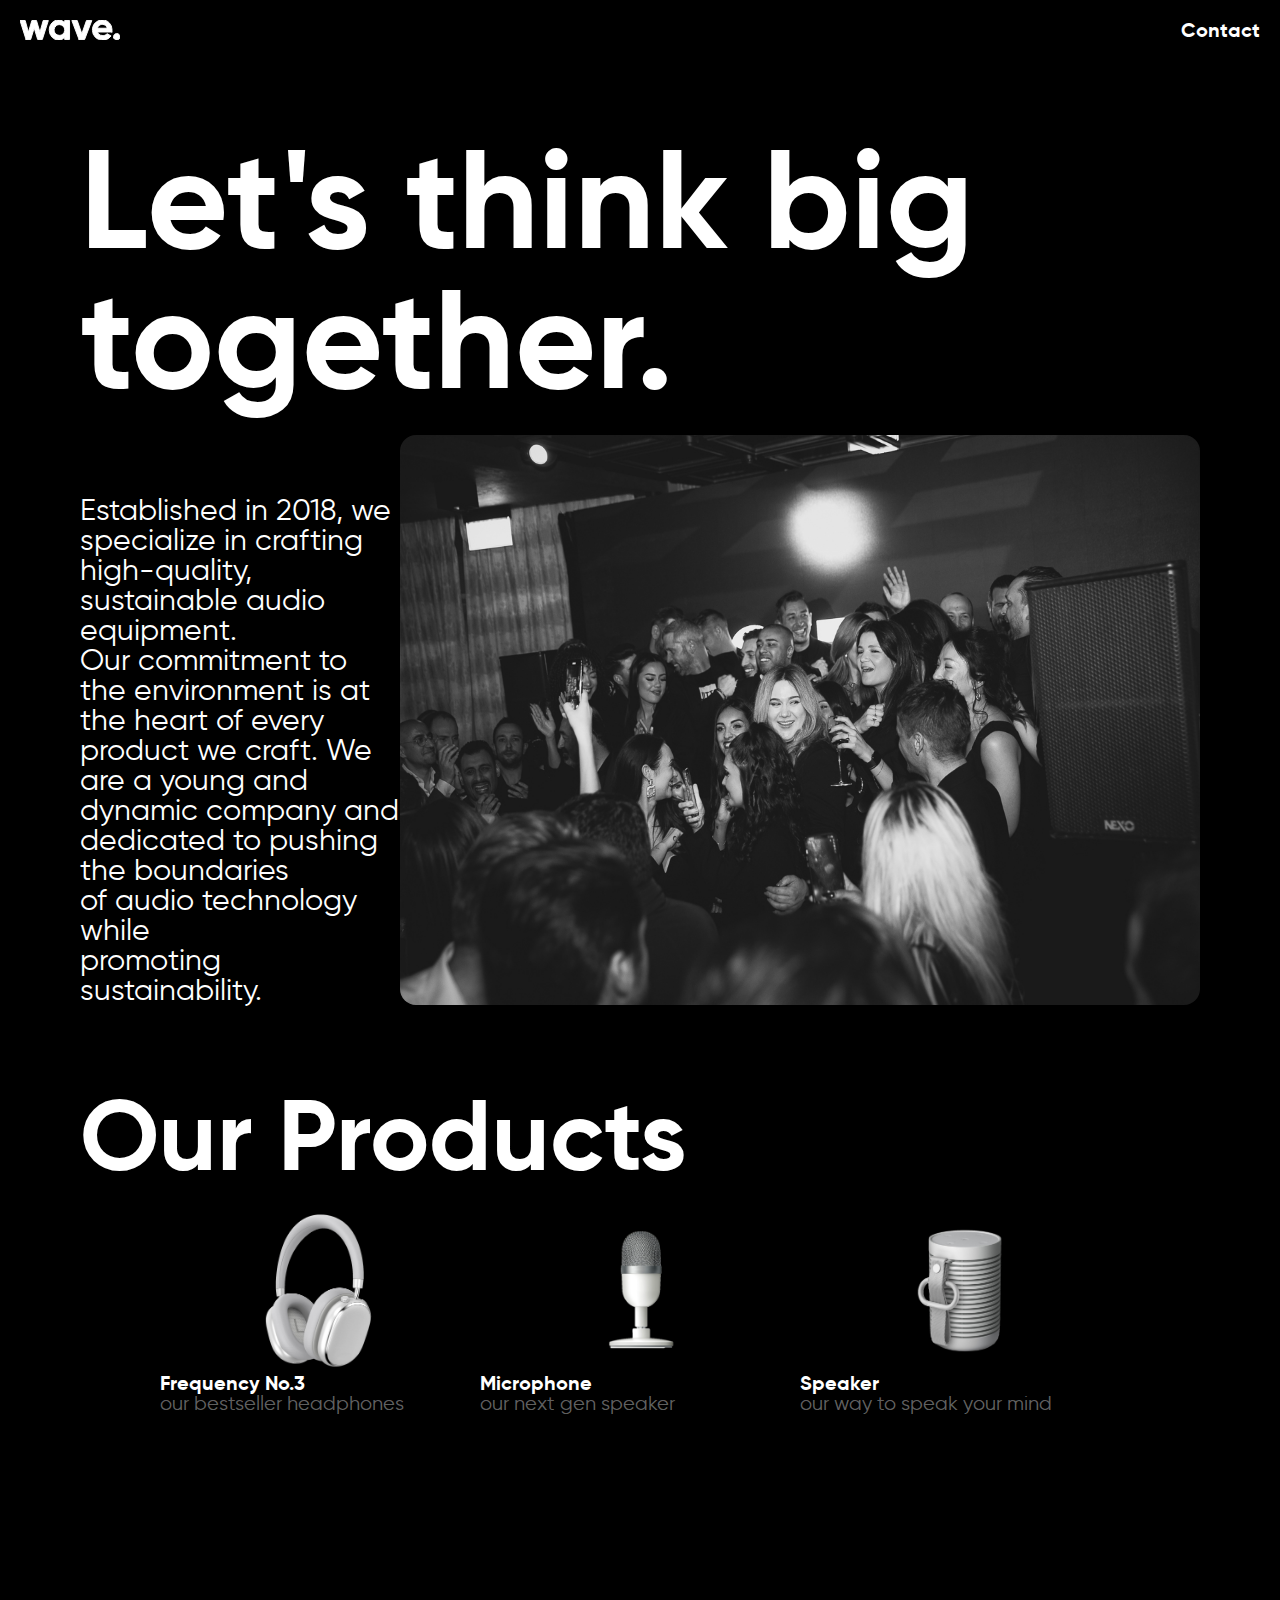
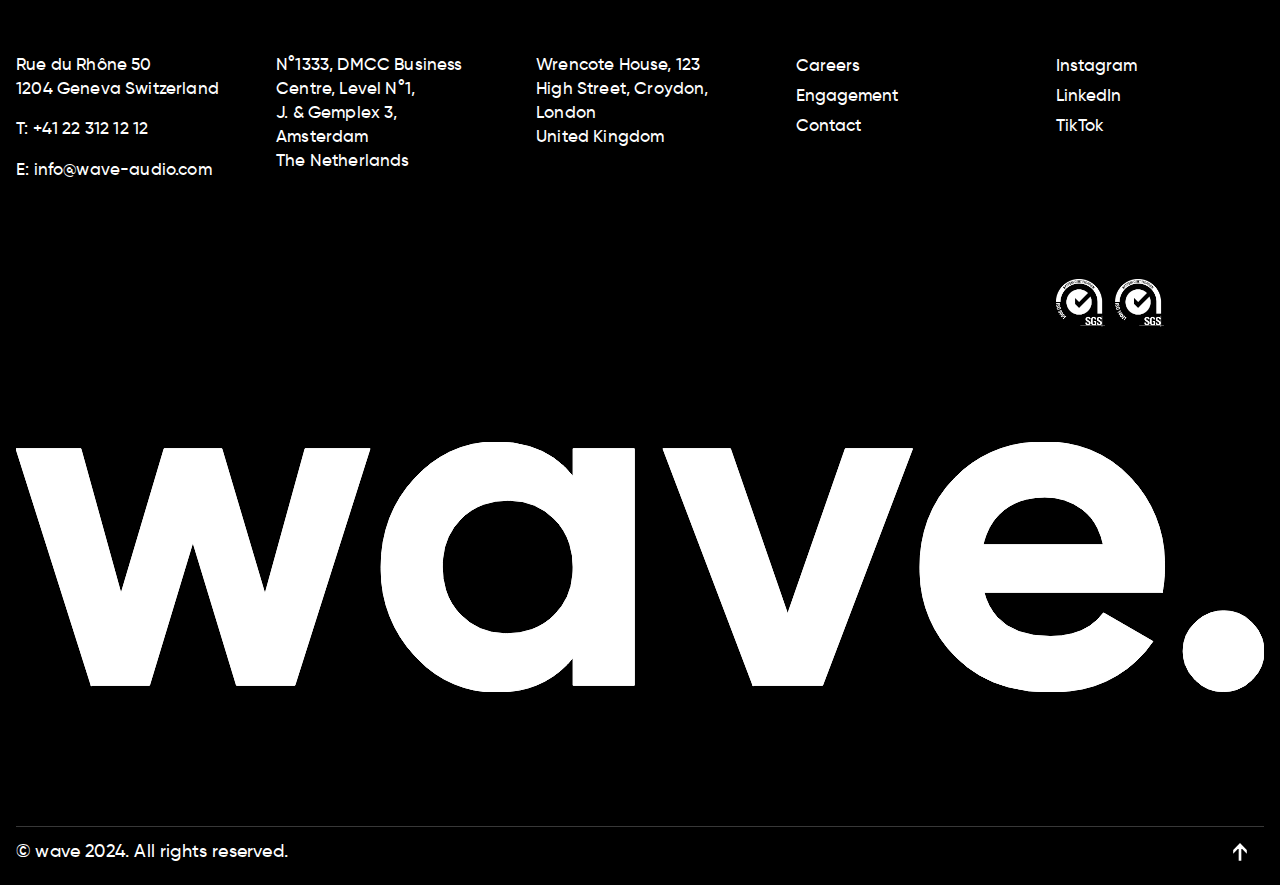
<file: low/index.html>
<!doctype html>
<!--[if lt IE 9]><html class="no-js no-svg ie lt-ie9 lt-ie8 lt-ie7" lang="fr-FR"> <![endif]-->
<!--[if IE 9]><html class="no-js no-svg ie ie9 lt-ie9 lt-ie8" lang="fr-FR"> <![endif]-->
<!--[if gt IE 9]><!-->
<html class="no-js no-svg" lang="fr-FR"> <!--<![endif]-->

<head>
  <meta charset="UTF-8" />
  <meta http-equiv="Content-Type" content="text/html; charset=UTF-8" />
  <meta http-equiv="X-UA-Compatible" content="IE=edge">
  <meta name="viewport" content="width=device-width, initial-scale=1">
  <link rel="profile" href="http://gmpg.org/xfn/11">
  <link rel="stylesheet" href="wp-content/themes/size/public/front/main.min.css" type="text/css" media="screen" />
  <style type="text/css">
    img.wp-smiley,
    img.emoji {
      display: inline !important;
      border: none !important;
      box-shadow: none !important;
      height: 1em !important;
      width: 1em !important;
      margin: 0 0.07em !important;
      vertical-align: -0.1em !important;
      background: none !important;
      padding: 0 !important;
    }
  </style>
  <style id='global-styles-inline-css' type='text/css'>
    body {
      --wp--preset--color--black: #000000;
      --wp--preset--color--cyan-bluish-gray: #abb8c3;
      --wp--preset--color--white: #ffffff;
      --wp--preset--color--pale-pink: #f78da7;
      --wp--preset--color--vivid-red: #cf2e2e;
      --wp--preset--color--luminous-vivid-orange: #ff6900;
      --wp--preset--color--luminous-vivid-amber: #fcb900;
      --wp--preset--color--light-green-cyan: #7bdcb5;
      --wp--preset--color--vivid-green-cyan: #00d084;
      --wp--preset--color--pale-cyan-blue: #8ed1fc;
      --wp--preset--color--vivid-cyan-blue: #0693e3;
      --wp--preset--color--vivid-purple: #9b51e0;
      --wp--preset--gradient--vivid-cyan-blue-to-vivid-purple: linear-gradient(135deg, rgba(6, 147, 227, 1) 0%, rgb(155, 81, 224) 100%);
      --wp--preset--gradient--light-green-cyan-to-vivid-green-cyan: linear-gradient(135deg, rgb(122, 220, 180) 0%, rgb(0, 208, 130) 100%);
      --wp--preset--gradient--luminous-vivid-amber-to-luminous-vivid-orange: linear-gradient(135deg, rgba(252, 185, 0, 1) 0%, rgba(255, 105, 0, 1) 100%);
      --wp--preset--gradient--luminous-vivid-orange-to-vivid-red: linear-gradient(135deg, rgba(255, 105, 0, 1) 0%, rgb(207, 46, 46) 100%);
      --wp--preset--gradient--very-light-gray-to-cyan-bluish-gray: linear-gradient(135deg, rgb(238, 238, 238) 0%, rgb(169, 184, 195) 100%);
      --wp--preset--gradient--cool-to-warm-spectrum: linear-gradient(135deg, rgb(74, 234, 220) 0%, rgb(151, 120, 209) 20%, rgb(207, 42, 186) 40%, rgb(238, 44, 130) 60%, rgb(251, 105, 98) 80%, rgb(254, 248, 76) 100%);
      --wp--preset--gradient--blush-light-purple: linear-gradient(135deg, rgb(255, 206, 236) 0%, rgb(152, 150, 240) 100%);
      --wp--preset--gradient--blush-bordeaux: linear-gradient(135deg, rgb(254, 205, 165) 0%, rgb(254, 45, 45) 50%, rgb(107, 0, 62) 100%);
      --wp--preset--gradient--luminous-dusk: linear-gradient(135deg, rgb(255, 203, 112) 0%, rgb(199, 81, 192) 50%, rgb(65, 88, 208) 100%);
      --wp--preset--gradient--pale-ocean: linear-gradient(135deg, rgb(255, 245, 203) 0%, rgb(182, 227, 212) 50%, rgb(51, 167, 181) 100%);
      --wp--preset--gradient--electric-grass: linear-gradient(135deg, rgb(202, 248, 128) 0%, rgb(113, 206, 126) 100%);
      --wp--preset--gradient--midnight: linear-gradient(135deg, rgb(2, 3, 129) 0%, rgb(40, 116, 252) 100%);
      --wp--preset--duotone--dark-grayscale: url('#wp-duotone-dark-grayscale');
      --wp--preset--duotone--grayscale: url('#wp-duotone-grayscale');
      --wp--preset--duotone--purple-yellow: url('#wp-duotone-purple-yellow');
      --wp--preset--duotone--blue-red: url('#wp-duotone-blue-red');
      --wp--preset--duotone--midnight: url('#wp-duotone-midnight');
      --wp--preset--duotone--magenta-yellow: url('#wp-duotone-magenta-yellow');
      --wp--preset--duotone--purple-green: url('#wp-duotone-purple-green');
      --wp--preset--duotone--blue-orange: url('#wp-duotone-blue-orange');
      --wp--preset--font-size--small: 13px;
      --wp--preset--font-size--medium: 20px;
      --wp--preset--font-size--large: 36px;
      --wp--preset--font-size--x-large: 42px;
    }

    .has-black-color {
      color: var(--wp--preset--color--black) !important;
    }

    .has-cyan-bluish-gray-color {
      color: var(--wp--preset--color--cyan-bluish-gray) !important;
    }

    .has-white-color {
      color: var(--wp--preset--color--white) !important;
    }

    .has-pale-pink-color {
      color: var(--wp--preset--color--pale-pink) !important;
    }

    .has-vivid-red-color {
      color: var(--wp--preset--color--vivid-red) !important;
    }

    .has-luminous-vivid-orange-color {
      color: var(--wp--preset--color--luminous-vivid-orange) !important;
    }

    .has-luminous-vivid-amber-color {
      color: var(--wp--preset--color--luminous-vivid-amber) !important;
    }

    .has-light-green-cyan-color {
      color: var(--wp--preset--color--light-green-cyan) !important;
    }

    .has-vivid-green-cyan-color {
      color: var(--wp--preset--color--vivid-green-cyan) !important;
    }

    .has-pale-cyan-blue-color {
      color: var(--wp--preset--color--pale-cyan-blue) !important;
    }

    .has-vivid-cyan-blue-color {
      color: var(--wp--preset--color--vivid-cyan-blue) !important;
    }

    .has-vivid-purple-color {
      color: var(--wp--preset--color--vivid-purple) !important;
    }

    .has-black-background-color {
      background-color: var(--wp--preset--color--black) !important;
    }

    .has-cyan-bluish-gray-background-color {
      background-color: var(--wp--preset--color--cyan-bluish-gray) !important;
    }

    .has-white-background-color {
      background-color: var(--wp--preset--color--white) !important;
    }

    .has-pale-pink-background-color {
      background-color: var(--wp--preset--color--pale-pink) !important;
    }

    .has-vivid-red-background-color {
      background-color: var(--wp--preset--color--vivid-red) !important;
    }

    .has-luminous-vivid-orange-background-color {
      background-color: var(--wp--preset--color--luminous-vivid-orange) !important;
    }

    .has-luminous-vivid-amber-background-color {
      background-color: var(--wp--preset--color--luminous-vivid-amber) !important;
    }

    .has-light-green-cyan-background-color {
      background-color: var(--wp--preset--color--light-green-cyan) !important;
    }

    .has-vivid-green-cyan-background-color {
      background-color: var(--wp--preset--color--vivid-green-cyan) !important;
    }

    .has-pale-cyan-blue-background-color {
      background-color: var(--wp--preset--color--pale-cyan-blue) !important;
    }

    .has-vivid-cyan-blue-background-color {
      background-color: var(--wp--preset--color--vivid-cyan-blue) !important;
    }

    .has-vivid-purple-background-color {
      background-color: var(--wp--preset--color--vivid-purple) !important;
    }

    .has-black-border-color {
      border-color: var(--wp--preset--color--black) !important;
    }

    .has-cyan-bluish-gray-border-color {
      border-color: var(--wp--preset--color--cyan-bluish-gray) !important;
    }

    .has-white-border-color {
      border-color: var(--wp--preset--color--white) !important;
    }

    .has-pale-pink-border-color {
      border-color: var(--wp--preset--color--pale-pink) !important;
    }

    .has-vivid-red-border-color {
      border-color: var(--wp--preset--color--vivid-red) !important;
    }

    .has-luminous-vivid-orange-border-color {
      border-color: var(--wp--preset--color--luminous-vivid-orange) !important;
    }

    .has-luminous-vivid-amber-border-color {
      border-color: var(--wp--preset--color--luminous-vivid-amber) !important;
    }

    .has-light-green-cyan-border-color {
      border-color: var(--wp--preset--color--light-green-cyan) !important;
    }

    .has-vivid-green-cyan-border-color {
      border-color: var(--wp--preset--color--vivid-green-cyan) !important;
    }

    .has-pale-cyan-blue-border-color {
      border-color: var(--wp--preset--color--pale-cyan-blue) !important;
    }

    .has-vivid-cyan-blue-border-color {
      border-color: var(--wp--preset--color--vivid-cyan-blue) !important;
    }

    .has-vivid-purple-border-color {
      border-color: var(--wp--preset--color--vivid-purple) !important;
    }

    .has-vivid-cyan-blue-to-vivid-purple-gradient-background {
      background: var(--wp--preset--gradient--vivid-cyan-blue-to-vivid-purple) !important;
    }

    .has-light-green-cyan-to-vivid-green-cyan-gradient-background {
      background: var(--wp--preset--gradient--light-green-cyan-to-vivid-green-cyan) !important;
    }

    .has-luminous-vivid-amber-to-luminous-vivid-orange-gradient-background {
      background: var(--wp--preset--gradient--luminous-vivid-amber-to-luminous-vivid-orange) !important;
    }

    .has-luminous-vivid-orange-to-vivid-red-gradient-background {
      background: var(--wp--preset--gradient--luminous-vivid-orange-to-vivid-red) !important;
    }

    .has-very-light-gray-to-cyan-bluish-gray-gradient-background {
      background: var(--wp--preset--gradient--very-light-gray-to-cyan-bluish-gray) !important;
    }

    .has-cool-to-warm-spectrum-gradient-background {
      background: var(--wp--preset--gradient--cool-to-warm-spectrum) !important;
    }

    .has-blush-light-purple-gradient-background {
      background: var(--wp--preset--gradient--blush-light-purple) !important;
    }

    .has-blush-bordeaux-gradient-background {
      background: var(--wp--preset--gradient--blush-bordeaux) !important;
    }

    .has-luminous-dusk-gradient-background {
      background: var(--wp--preset--gradient--luminous-dusk) !important;
    }

    .has-pale-ocean-gradient-background {
      background: var(--wp--preset--gradient--pale-ocean) !important;
    }

    .has-electric-grass-gradient-background {
      background: var(--wp--preset--gradient--electric-grass) !important;
    }

    .has-midnight-gradient-background {
      background: var(--wp--preset--gradient--midnight) !important;
    }

    .has-small-font-size {
      font-size: var(--wp--preset--font-size--small) !important;
    }

    .has-medium-font-size {
      font-size: var(--wp--preset--font-size--medium) !important;
    }

    .has-large-font-size {
      font-size: var(--wp--preset--font-size--large) !important;
    }

    .has-x-large-font-size {
      font-size: var(--wp--preset--font-size--x-large) !important;
    }
  </style>
  <style type="text/css" id="wp-custom-css">
    .p.list-about-style ul {
      list-style: yes;
      list-style-type: circle;
    }

    /* begin SIZE-123 */
    .portfolio-page .project-block__pic-logo,
    .portfolio-page .team-block__pic-logo,
    .portfolio-swiper .project-block__pic-logo,
    .portfolio-swiper .team-block__pic-logo,
    .talents-page .project-block__pic-logo,
    .talents-page .team-block__pic-logo {
      width: 75px;
    }

    .affiliation-page__projects-row .project-block__pic img {
      max-height: 64px;
      max-width: calc(100% - 32px);
      object-fit: contain;
    }

    /* end SIZE-123 */
    /* begin SIZE-124 */
    .promotion-page__logo img {
      max-height: 70px;
    }

    /* end SIZE-124 */
  </style>
  <title>WAVE - Homepage</title>
</head>

<body>
  <header class="my-header">
    <div class="header-element"><a href="index.html"><img src="wp-content/themes/size/public/assets/images/icons/logo.svg" style="width: 100px"></a></div>
    <div class="header-element"><a href="">Contact</a></div>
  </header>
  <section class="my-main-content">
    <div class="main-title-section">
      <div class="my-title">
        Let's think big together.
      </div>
      <div class="main-text-container">
        <div class="main-text">
          Established in 2018, we specialize in crafting<br>
          high-quality, sustainable audio equipment.<br>
          Our commitment to the environment is at<br>
          the heart of every product we craft. We<br>
          are a young and dynamic company and<br>
          dedicated to pushing the boundaries<br>
          of audio technology while<br>
          promoting sustainability.
        </div>
        <img src="wp-content/themes/size/public/assets/images/0D1A1939.jpg" class="main-picture">
      </div>
    </div>
    <div class="main-products-section">
      <div class="my-title-2">
        Our Products
      </div>
      <div class="main-products-container">
        <div class="main-product">
          <a href="headphones.html"><img src="wp-content/themes/size/public/assets/images/headphones.png" class="main-product">
          <div class="main-product-title">Frequency No.3</div>
          <div class="main-product-subtitle">our bestseller headphones</div></a>
        </div>
        <div class="main-product">
          <a href="microphone.html"><img src="wp-content/themes/size/public/assets/images/microphone.png" class="main-product">
          <div class="main-product-title">Microphone</div>
          <div class="main-product-subtitle">our next gen speaker</div></a>
        </div>
        <div class="main-product">
          <a href="speaker.html"><img src="wp-content/themes/size/public/assets/images/speaker.png" href="speaker.html" class="main-product">
          <div class="main-product-title">Speaker</div>
          <div class="main-product-subtitle">our way to speak your mind</div></a>
        </div>
      </div>
    </div>
  </section>
  <footer class="footer" id="footer">
    <div class="footer__inner">
      <div class="footer__row row animatedParent animateOnce">
        <div class="contact-side row">
          <div class="column">
            <div class="p my-footer-font">
              Rue du Rhône 50<br />1204 Geneva Switzerland
            </div>

            <div class="p link-wrap my-footer-font">
              <a href="tel:%20+41%2022%20312%2012%2012" class="underline-on-hover-link">T: +41 22 312 12
                12</a>
            </div>

            <div class="p link-wrap my-footer-font">
              <a href="mailto:info@wave-audio.com" class="underline-on-hover-link">E:
                info@wave-audio.com</a>
            </div>

          </div>
          <div class="column">
            <div class="p my-footer-font">
              N°1333, DMCC Business<br />Centre, Level N°1,<br />J.
              & Gemplex 3, Amsterdam <br />The Netherlands
            </div>
          </div>
          <div class="column">
            <div class="p my-footer-font">
              Wrencote House, 123<br />High Street, Croydon,<br />London<br />United
              Kingdom
            </div>

          </div>
          <div class="column">
            <ul>
              <li>
                <a href class="underline-on-hover-link my-footer-font">Careers</a>
              </li>
              <li>
                <a href class="underline-on-hover-link my-footer-font">Engagement</a>
              </li>
              <li>
                <a href class="underline-on-hover-link my-footer-font">Contact</a>
              </li>

            </ul>
          </div>
          <div class="column">
            <ul>
              <li class="social__list_item">
                <a class="social__list_item-link underline-on-hover-link my-footer-font"
                  href="">Instagram</a>
              </li>
              <li class="social__list_item">
                <a class="social__list_item-link underline-on-hover-link my-footer-font"
                  href="">LinkedIn</a>
              </li>
              <li class="social__list_item">
                <a class="social__list_item-link underline-on-hover-link my-footer-font"
                  href="">TikTok</a>
              </li>

            </ul>
            <ul style="margin-top: 140px; display: flex">
              <li style="margin-right: 10px">

                <img src="wp-content/themes/size/public/assets/images/ISO_9001_blanc.png"
                  class="" style="height: 48px" alt />

              </li>

              <li style="margin-right: 10px">

                <img src="wp-content/themes/size/public/assets/images/ISO_14001_blanc.png"
                  class="" style="height: 48px" alt />

              </li>

            </ul>
          </div>
        </div>
      </div>
      <div class="footer__text clipping-title">
        <div class="footer__label main-layer"></div>
        <div class="footer__label label-layer layer-1"></div>
      </div>
      <div class="footer__bottom row">
        <div class="p ">
          © wave 2024. All rights reserved.
        </div>
        <a href class="scroll-to-top-trigger">
          <span class="scroll-to-top-trigger__icon"></span>
        </a>
      </div>
    </div>
  </footer>
</body>

</html>
</file>
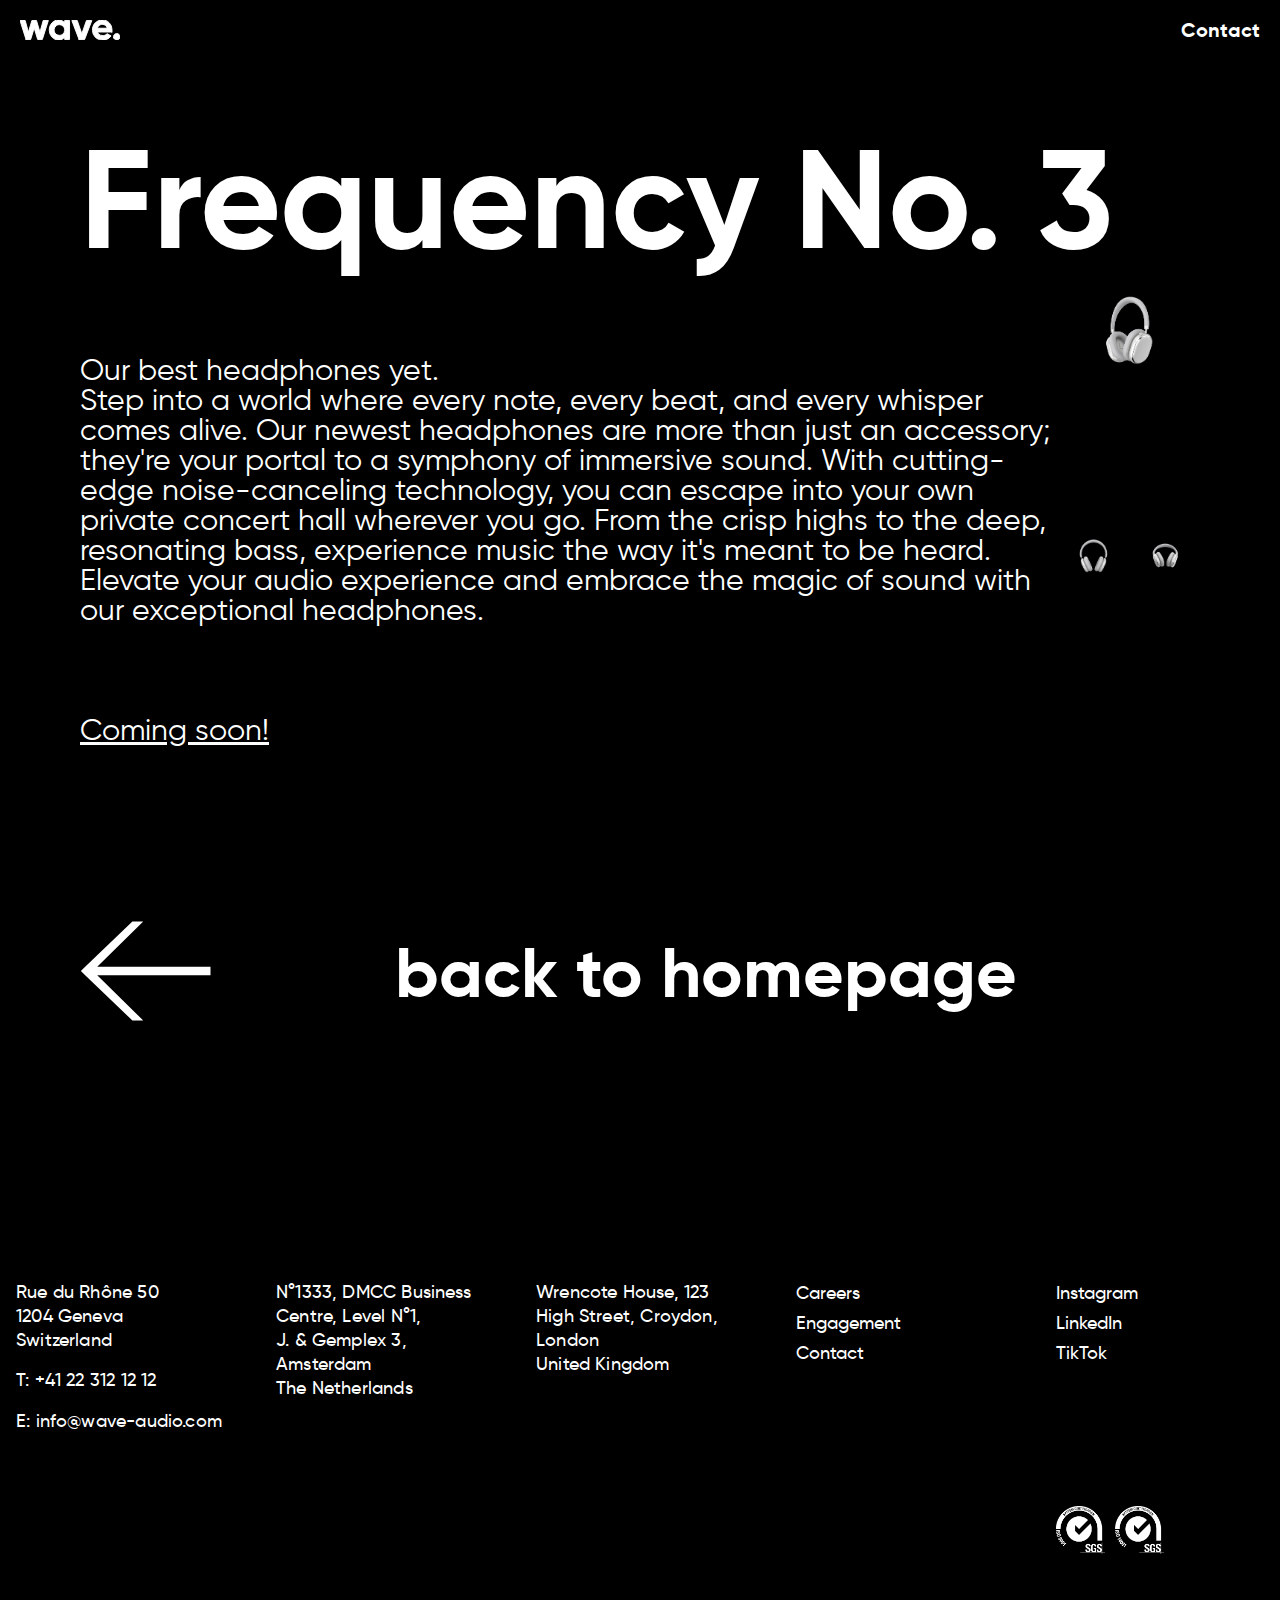
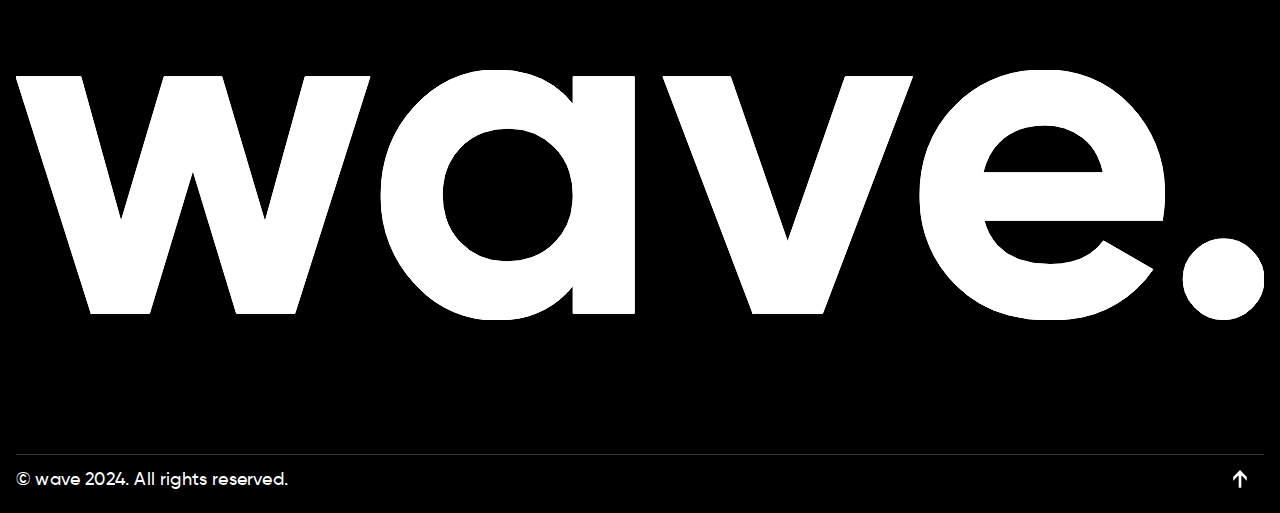
<file: low/headphones.html>
<!doctype html>
<!--[if lt IE 9]><html class="no-js no-svg ie lt-ie9 lt-ie8 lt-ie7" lang="fr-FR"> <![endif]-->
<!--[if IE 9]><html class="no-js no-svg ie ie9 lt-ie9 lt-ie8" lang="fr-FR"> <![endif]-->
<!--[if gt IE 9]><!-->
<html class="no-js no-svg" lang="fr-FR"> <!--<![endif]-->

<head>
  <meta charset="UTF-8" />
  <meta http-equiv="Content-Type" content="text/html; charset=UTF-8" />
  <meta http-equiv="X-UA-Compatible" content="IE=edge">
  <meta name="viewport" content="width=device-width, initial-scale=1">
  <link rel="profile" href="http://gmpg.org/xfn/11">
  <link rel="stylesheet" href="wp-content/themes/size/public/front/main.min.css" type="text/css" media="screen" />

  <meta name='robots' content='index, follow, max-image-preview:large, max-snippet:-1, max-video-preview:-1' />

  <!-- This site is optimized with the Yoast SEO plugin v18.4 - https://yoast.com/wordpress/plugins/seo/ -->
  <title>WAVE - Headphone</title>
  <meta property="og:image:width" content="2560" />
  <meta property="og:image:height" content="1531" />
  <meta property="og:image:type" content="image/jpeg" />
  <style id='global-styles-inline-css' type='text/css'>
    body {
      --wp--preset--color--black: #000000;
      --wp--preset--color--cyan-bluish-gray: #abb8c3;
      --wp--preset--color--white: #ffffff;
      --wp--preset--color--pale-pink: #f78da7;
      --wp--preset--color--vivid-red: #cf2e2e;
      --wp--preset--color--luminous-vivid-orange: #ff6900;
      --wp--preset--color--luminous-vivid-amber: #fcb900;
      --wp--preset--color--light-green-cyan: #7bdcb5;
      --wp--preset--color--vivid-green-cyan: #00d084;
      --wp--preset--color--pale-cyan-blue: #8ed1fc;
      --wp--preset--color--vivid-cyan-blue: #0693e3;
      --wp--preset--color--vivid-purple: #9b51e0;
      --wp--preset--gradient--vivid-cyan-blue-to-vivid-purple: linear-gradient(135deg, rgba(6, 147, 227, 1) 0%, rgb(155, 81, 224) 100%);
      --wp--preset--gradient--light-green-cyan-to-vivid-green-cyan: linear-gradient(135deg, rgb(122, 220, 180) 0%, rgb(0, 208, 130) 100%);
      --wp--preset--gradient--luminous-vivid-amber-to-luminous-vivid-orange: linear-gradient(135deg, rgba(252, 185, 0, 1) 0%, rgba(255, 105, 0, 1) 100%);
      --wp--preset--gradient--luminous-vivid-orange-to-vivid-red: linear-gradient(135deg, rgba(255, 105, 0, 1) 0%, rgb(207, 46, 46) 100%);
      --wp--preset--gradient--very-light-gray-to-cyan-bluish-gray: linear-gradient(135deg, rgb(238, 238, 238) 0%, rgb(169, 184, 195) 100%);
      --wp--preset--gradient--cool-to-warm-spectrum: linear-gradient(135deg, rgb(74, 234, 220) 0%, rgb(151, 120, 209) 20%, rgb(207, 42, 186) 40%, rgb(238, 44, 130) 60%, rgb(251, 105, 98) 80%, rgb(254, 248, 76) 100%);
      --wp--preset--gradient--blush-light-purple: linear-gradient(135deg, rgb(255, 206, 236) 0%, rgb(152, 150, 240) 100%);
      --wp--preset--gradient--blush-bordeaux: linear-gradient(135deg, rgb(254, 205, 165) 0%, rgb(254, 45, 45) 50%, rgb(107, 0, 62) 100%);
      --wp--preset--gradient--luminous-dusk: linear-gradient(135deg, rgb(255, 203, 112) 0%, rgb(199, 81, 192) 50%, rgb(65, 88, 208) 100%);
      --wp--preset--gradient--pale-ocean: linear-gradient(135deg, rgb(255, 245, 203) 0%, rgb(182, 227, 212) 50%, rgb(51, 167, 181) 100%);
      --wp--preset--gradient--electric-grass: linear-gradient(135deg, rgb(202, 248, 128) 0%, rgb(113, 206, 126) 100%);
      --wp--preset--gradient--midnight: linear-gradient(135deg, rgb(2, 3, 129) 0%, rgb(40, 116, 252) 100%);
      --wp--preset--duotone--dark-grayscale: url('#wp-duotone-dark-grayscale');
      --wp--preset--duotone--grayscale: url('#wp-duotone-grayscale');
      --wp--preset--duotone--purple-yellow: url('#wp-duotone-purple-yellow');
      --wp--preset--duotone--blue-red: url('#wp-duotone-blue-red');
      --wp--preset--duotone--midnight: url('#wp-duotone-midnight');
      --wp--preset--duotone--magenta-yellow: url('#wp-duotone-magenta-yellow');
      --wp--preset--duotone--purple-green: url('#wp-duotone-purple-green');
      --wp--preset--duotone--blue-orange: url('#wp-duotone-blue-orange');
      --wp--preset--font-size--small: 13px;
      --wp--preset--font-size--medium: 20px;
      --wp--preset--font-size--large: 36px;
      --wp--preset--font-size--x-large: 42px;
    }

    .has-black-color {
      color: var(--wp--preset--color--black) !important;
    }

    .has-cyan-bluish-gray-color {
      color: var(--wp--preset--color--cyan-bluish-gray) !important;
    }

    .has-white-color {
      color: var(--wp--preset--color--white) !important;
    }

    .has-pale-pink-color {
      color: var(--wp--preset--color--pale-pink) !important;
    }

    .has-vivid-red-color {
      color: var(--wp--preset--color--vivid-red) !important;
    }

    .has-luminous-vivid-orange-color {
      color: var(--wp--preset--color--luminous-vivid-orange) !important;
    }

    .has-luminous-vivid-amber-color {
      color: var(--wp--preset--color--luminous-vivid-amber) !important;
    }

    .has-light-green-cyan-color {
      color: var(--wp--preset--color--light-green-cyan) !important;
    }

    .has-vivid-green-cyan-color {
      color: var(--wp--preset--color--vivid-green-cyan) !important;
    }

    .has-pale-cyan-blue-color {
      color: var(--wp--preset--color--pale-cyan-blue) !important;
    }

    .has-vivid-cyan-blue-color {
      color: var(--wp--preset--color--vivid-cyan-blue) !important;
    }

    .has-vivid-purple-color {
      color: var(--wp--preset--color--vivid-purple) !important;
    }

    .has-black-background-color {
      background-color: var(--wp--preset--color--black) !important;
    }

    .has-cyan-bluish-gray-background-color {
      background-color: var(--wp--preset--color--cyan-bluish-gray) !important;
    }

    .has-white-background-color {
      background-color: var(--wp--preset--color--white) !important;
    }

    .has-pale-pink-background-color {
      background-color: var(--wp--preset--color--pale-pink) !important;
    }

    .has-vivid-red-background-color {
      background-color: var(--wp--preset--color--vivid-red) !important;
    }

    .has-luminous-vivid-orange-background-color {
      background-color: var(--wp--preset--color--luminous-vivid-orange) !important;
    }

    .has-luminous-vivid-amber-background-color {
      background-color: var(--wp--preset--color--luminous-vivid-amber) !important;
    }

    .has-light-green-cyan-background-color {
      background-color: var(--wp--preset--color--light-green-cyan) !important;
    }

    .has-vivid-green-cyan-background-color {
      background-color: var(--wp--preset--color--vivid-green-cyan) !important;
    }

    .has-pale-cyan-blue-background-color {
      background-color: var(--wp--preset--color--pale-cyan-blue) !important;
    }

    .has-vivid-cyan-blue-background-color {
      background-color: var(--wp--preset--color--vivid-cyan-blue) !important;
    }

    .has-vivid-purple-background-color {
      background-color: var(--wp--preset--color--vivid-purple) !important;
    }

    .has-black-border-color {
      border-color: var(--wp--preset--color--black) !important;
    }

    .has-cyan-bluish-gray-border-color {
      border-color: var(--wp--preset--color--cyan-bluish-gray) !important;
    }

    .has-white-border-color {
      border-color: var(--wp--preset--color--white) !important;
    }

    .has-pale-pink-border-color {
      border-color: var(--wp--preset--color--pale-pink) !important;
    }

    .has-vivid-red-border-color {
      border-color: var(--wp--preset--color--vivid-red) !important;
    }

    .has-luminous-vivid-orange-border-color {
      border-color: var(--wp--preset--color--luminous-vivid-orange) !important;
    }

    .has-luminous-vivid-amber-border-color {
      border-color: var(--wp--preset--color--luminous-vivid-amber) !important;
    }

    .has-light-green-cyan-border-color {
      border-color: var(--wp--preset--color--light-green-cyan) !important;
    }

    .has-vivid-green-cyan-border-color {
      border-color: var(--wp--preset--color--vivid-green-cyan) !important;
    }

    .has-pale-cyan-blue-border-color {
      border-color: var(--wp--preset--color--pale-cyan-blue) !important;
    }

    .has-vivid-cyan-blue-border-color {
      border-color: var(--wp--preset--color--vivid-cyan-blue) !important;
    }

    .has-vivid-purple-border-color {
      border-color: var(--wp--preset--color--vivid-purple) !important;
    }

    .has-vivid-cyan-blue-to-vivid-purple-gradient-background {
      background: var(--wp--preset--gradient--vivid-cyan-blue-to-vivid-purple) !important;
    }

    .has-light-green-cyan-to-vivid-green-cyan-gradient-background {
      background: var(--wp--preset--gradient--light-green-cyan-to-vivid-green-cyan) !important;
    }

    .has-luminous-vivid-amber-to-luminous-vivid-orange-gradient-background {
      background: var(--wp--preset--gradient--luminous-vivid-amber-to-luminous-vivid-orange) !important;
    }

    .has-luminous-vivid-orange-to-vivid-red-gradient-background {
      background: var(--wp--preset--gradient--luminous-vivid-orange-to-vivid-red) !important;
    }

    .has-very-light-gray-to-cyan-bluish-gray-gradient-background {
      background: var(--wp--preset--gradient--very-light-gray-to-cyan-bluish-gray) !important;
    }

    .has-cool-to-warm-spectrum-gradient-background {
      background: var(--wp--preset--gradient--cool-to-warm-spectrum) !important;
    }

    .has-blush-light-purple-gradient-background {
      background: var(--wp--preset--gradient--blush-light-purple) !important;
    }

    .has-blush-bordeaux-gradient-background {
      background: var(--wp--preset--gradient--blush-bordeaux) !important;
    }

    .has-luminous-dusk-gradient-background {
      background: var(--wp--preset--gradient--luminous-dusk) !important;
    }

    .has-pale-ocean-gradient-background {
      background: var(--wp--preset--gradient--pale-ocean) !important;
    }

    .has-electric-grass-gradient-background {
      background: var(--wp--preset--gradient--electric-grass) !important;
    }

    .has-midnight-gradient-background {
      background: var(--wp--preset--gradient--midnight) !important;
    }

    .has-small-font-size {
      font-size: var(--wp--preset--font-size--small) !important;
    }

    .has-medium-font-size {
      font-size: var(--wp--preset--font-size--medium) !important;
    }

    .has-large-font-size {
      font-size: var(--wp--preset--font-size--large) !important;
    }

    .has-x-large-font-size {
      font-size: var(--wp--preset--font-size--x-large) !important;
    }
  </style>

</head>

<body>
  <header class="my-header">
    <div class="header-element"><a href="index.html"><img src="wp-content/themes/size/public/assets/images/icons/logo.svg" style="width: 100px"></a></div>
    <div class="header-element"><a href="">Contact</a></div>
  </header>
  <section class="my-main-content">
    <div class="main-title-section">
      <div class="my-title">
        Frequency No. 3
      </div>
      <div class="main-text-container">
        <div class="main-text">
          Our best headphones yet. <br>
          Step into a world where every note, every beat, and every whisper comes alive. Our newest headphones are more than just an accessory; they're your portal to a symphony of immersive sound. With cutting-edge noise-canceling technology, you can escape into your own private concert hall wherever you go. From the crisp highs to the deep, resonating bass, experience music the way it's meant to be heard. Elevate your audio experience and embrace the magic of sound with our exceptional headphones.
          <br>
          <br>
          <br>
          <br>
          <p style="text-decoration: underline">Coming soon!</p>
        </div>
        <div class="product-detail-pictures">
          <img src="wp-content/themes/size/public/assets/images/headphones.png" class="product-picture-first">
          <img src="wp-content/themes/size/public/assets/images/headphones_front.png" class="product-picture-nth">
          <img src="wp-content/themes/size/public/assets/images/headphones_under.png" class="product-picture-nth">
        </div>
      </div>
    </div>
    <div class="products-return-section">
      <a href="index.html"><img src="wp-content/themes/size/public/assets/images/icons/huge-arrow.svg" class="products-return-arrow"></a>
      <a href="index.html"  class="products-return-text">
        <div class="products-return-text">
        back to homepage
      </div>
    </a>
    </div>
  </section>
  <footer class="footer" id="footer">
    <div class="footer__inner">
      <div class="footer__row row animatedParent animateOnce">
        <div class="contact-side row">
          <div class="column">

            <div class="p">
              Rue du Rhône 50<br />1204 Geneva Switzerland
            </div>

            <div class="p link-wrap">
              <a href="tel:%20+41%2022%20312%2012%2012" class="underline-on-hover-link">T: +41 22 312 12
                12</a>
            </div>

            <div class="p link-wrap">
              <a href="mailto:info@wave-audio.com" class="underline-on-hover-link">E:
                info@wave-audio.com</a>
            </div>

          </div>
          <div class="column">
            <div class="p">
              N°1333, DMCC Business<br />Centre, Level N°1,<br />J.
              & Gemplex 3, Amsterdam <br />The Netherlands
            </div>
          </div>
          <div class="column">
            <div class="p">
              Wrencote House, 123<br />High Street, Croydon,<br />London<br />United
              Kingdom
            </div>

          </div>
          <div class="column">
            <ul>
              <li>
                <a href class="underline-on-hover-link ">Careers</a>
              </li>
              <li>
                <a href class="underline-on-hover-link ">Engagement</a>
              </li>
              <li>
                <a href class="underline-on-hover-link ">Contact</a>
              </li>

            </ul>
          </div>
          <div class="column">
            <ul>
              <li class="social__list_item">
                <a class="social__list_item-link underline-on-hover-link"
                  href="">Instagram</a>
              </li>
              <li class="social__list_item">
                <a class="social__list_item-link underline-on-hover-link"
                  href="">LinkedIn</a>
              </li>
              <li class="social__list_item">
                <a class="social__list_item-link underline-on-hover-link"
                  href="">TikTok</a>
              </li>

            </ul>
            <ul style="margin-top: 140px; display: flex">
              <li style="margin-right: 10px">

                <img src="wp-content/themes/size/public/assets/images/ISO_9001_blanc.png"
                  class="" style="height: 48px" alt />

              </li>

              <li style="margin-right: 10px">

                <img src="wp-content/themes/size/public/assets/images/ISO_14001_blanc.png"
                  class="" style="height: 48px" alt />

              </li>

            </ul>
          </div>
        </div>
      </div>
      <div class="footer__text clipping-title">
        <div class="footer__label main-layer"></div>
        <div class="footer__label label-layer layer-1"></div>
      </div>
      <div class="footer__bottom row">
        <div class="p ">
          © wave 2024. All rights reserved.
        </div>
        <a href class="scroll-to-top-trigger">
          <span class="scroll-to-top-trigger__icon"></span>
        </a>
      </div>
    </div>
  </footer>
</body>

</html>
</file>
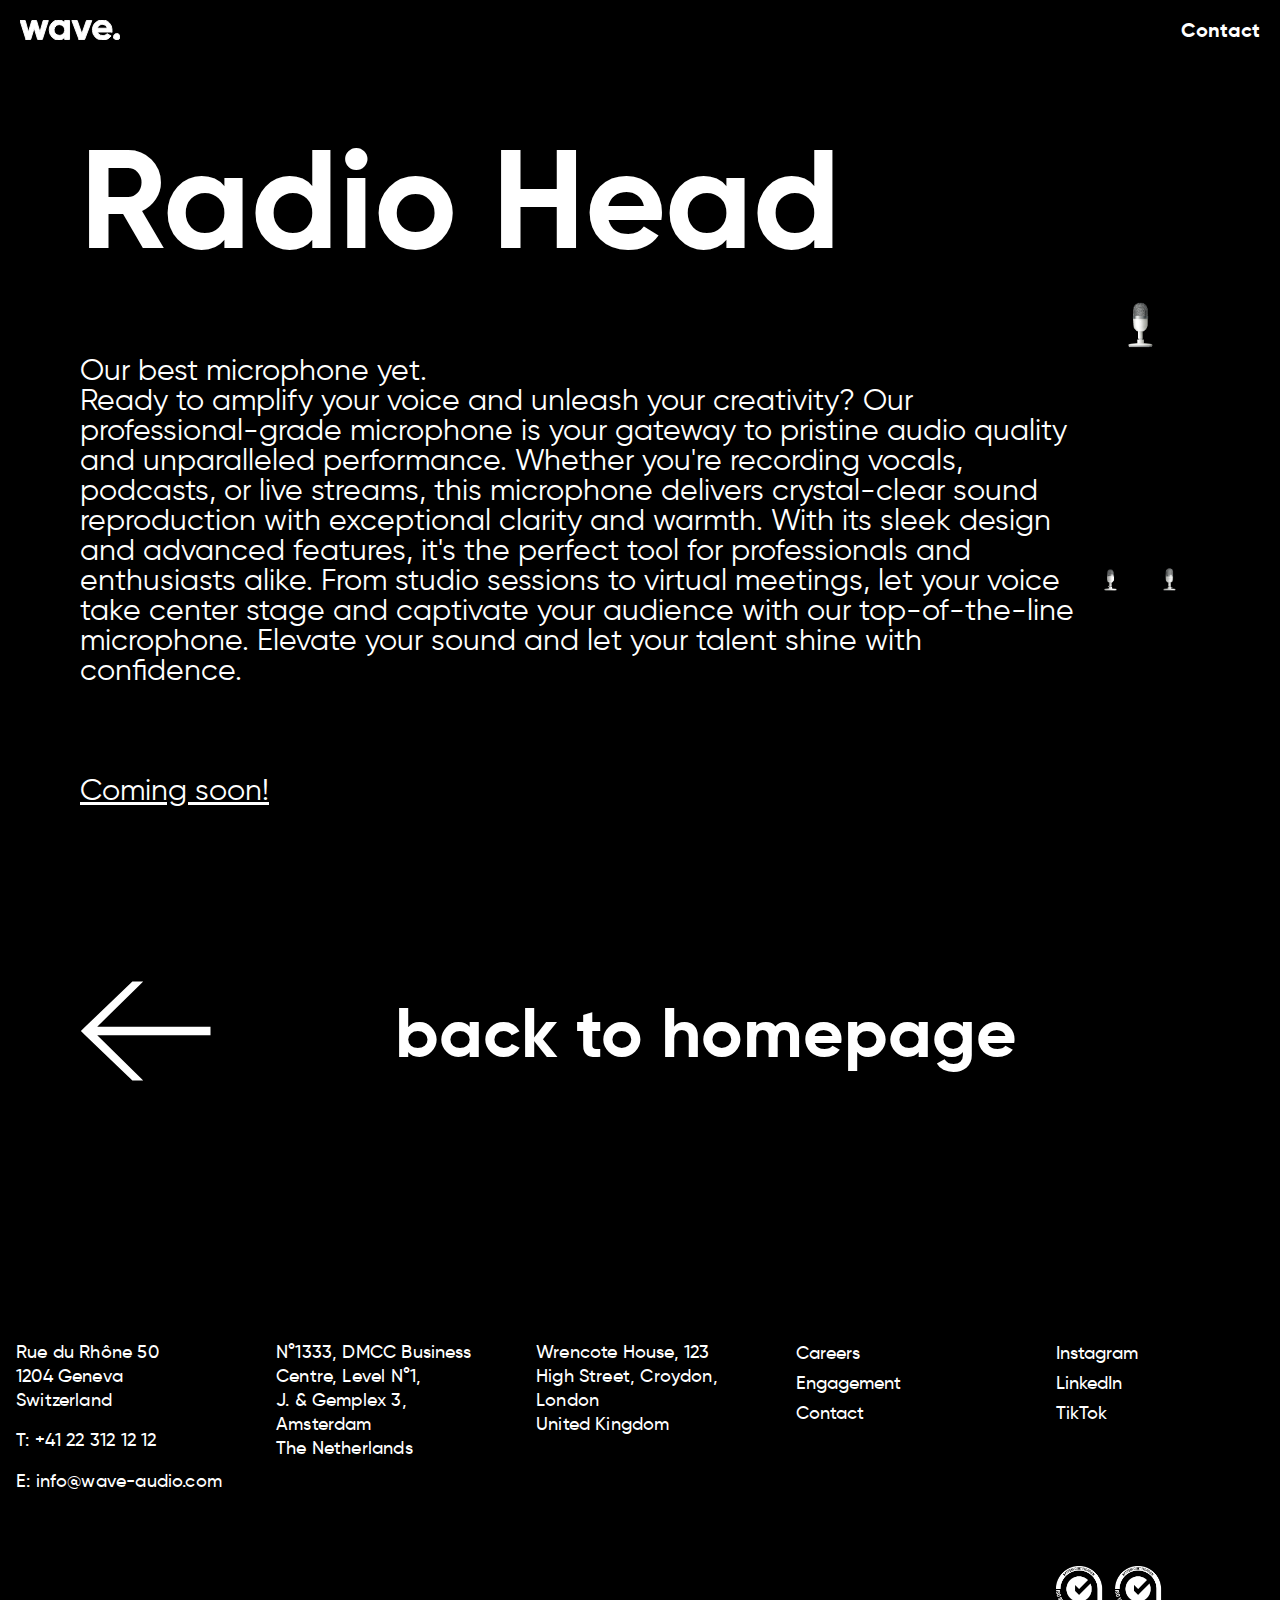
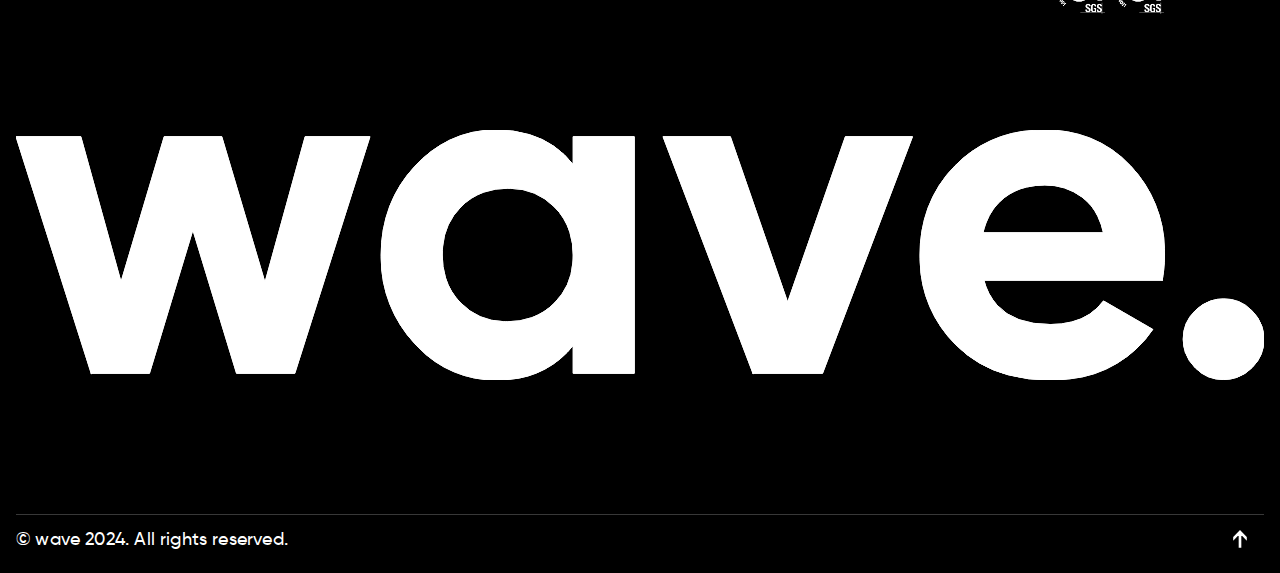
<file: low/microphone.html>
<!doctype html>
<!--[if lt IE 9]><html class="no-js no-svg ie lt-ie9 lt-ie8 lt-ie7" lang="fr-FR"> <![endif]-->
<!--[if IE 9]><html class="no-js no-svg ie ie9 lt-ie9 lt-ie8" lang="fr-FR"> <![endif]-->
<!--[if gt IE 9]><!-->
<html class="no-js no-svg" lang="fr-FR"> <!--<![endif]-->

<head>
  <meta charset="UTF-8" />
  <meta http-equiv="Content-Type" content="text/html; charset=UTF-8" />
  <meta http-equiv="X-UA-Compatible" content="IE=edge">
  <meta name="viewport" content="width=device-width, initial-scale=1">
  <link rel="profile" href="http://gmpg.org/xfn/11">
  <link rel="stylesheet" href="wp-content/themes/size/public/front/main.min.css" type="text/css" media="screen" />

  <meta name='robots' content='index, follow, max-image-preview:large, max-snippet:-1, max-video-preview:-1' />

  <!-- This site is optimized with the Yoast SEO plugin v18.4 - https://yoast.com/wordpress/plugins/seo/ -->
  <title>WAVE - Microphone</title>
  <meta property="og:image:width" content="2560" />
  <meta property="og:image:height" content="1531" />
  <meta property="og:image:type" content="image/jpeg" />
  <style id='global-styles-inline-css' type='text/css'>
    body {
      --wp--preset--color--black: #000000;
      --wp--preset--color--cyan-bluish-gray: #abb8c3;
      --wp--preset--color--white: #ffffff;
      --wp--preset--color--pale-pink: #f78da7;
      --wp--preset--color--vivid-red: #cf2e2e;
      --wp--preset--color--luminous-vivid-orange: #ff6900;
      --wp--preset--color--luminous-vivid-amber: #fcb900;
      --wp--preset--color--light-green-cyan: #7bdcb5;
      --wp--preset--color--vivid-green-cyan: #00d084;
      --wp--preset--color--pale-cyan-blue: #8ed1fc;
      --wp--preset--color--vivid-cyan-blue: #0693e3;
      --wp--preset--color--vivid-purple: #9b51e0;
      --wp--preset--gradient--vivid-cyan-blue-to-vivid-purple: linear-gradient(135deg, rgba(6, 147, 227, 1) 0%, rgb(155, 81, 224) 100%);
      --wp--preset--gradient--light-green-cyan-to-vivid-green-cyan: linear-gradient(135deg, rgb(122, 220, 180) 0%, rgb(0, 208, 130) 100%);
      --wp--preset--gradient--luminous-vivid-amber-to-luminous-vivid-orange: linear-gradient(135deg, rgba(252, 185, 0, 1) 0%, rgba(255, 105, 0, 1) 100%);
      --wp--preset--gradient--luminous-vivid-orange-to-vivid-red: linear-gradient(135deg, rgba(255, 105, 0, 1) 0%, rgb(207, 46, 46) 100%);
      --wp--preset--gradient--very-light-gray-to-cyan-bluish-gray: linear-gradient(135deg, rgb(238, 238, 238) 0%, rgb(169, 184, 195) 100%);
      --wp--preset--gradient--cool-to-warm-spectrum: linear-gradient(135deg, rgb(74, 234, 220) 0%, rgb(151, 120, 209) 20%, rgb(207, 42, 186) 40%, rgb(238, 44, 130) 60%, rgb(251, 105, 98) 80%, rgb(254, 248, 76) 100%);
      --wp--preset--gradient--blush-light-purple: linear-gradient(135deg, rgb(255, 206, 236) 0%, rgb(152, 150, 240) 100%);
      --wp--preset--gradient--blush-bordeaux: linear-gradient(135deg, rgb(254, 205, 165) 0%, rgb(254, 45, 45) 50%, rgb(107, 0, 62) 100%);
      --wp--preset--gradient--luminous-dusk: linear-gradient(135deg, rgb(255, 203, 112) 0%, rgb(199, 81, 192) 50%, rgb(65, 88, 208) 100%);
      --wp--preset--gradient--pale-ocean: linear-gradient(135deg, rgb(255, 245, 203) 0%, rgb(182, 227, 212) 50%, rgb(51, 167, 181) 100%);
      --wp--preset--gradient--electric-grass: linear-gradient(135deg, rgb(202, 248, 128) 0%, rgb(113, 206, 126) 100%);
      --wp--preset--gradient--midnight: linear-gradient(135deg, rgb(2, 3, 129) 0%, rgb(40, 116, 252) 100%);
      --wp--preset--duotone--dark-grayscale: url('#wp-duotone-dark-grayscale');
      --wp--preset--duotone--grayscale: url('#wp-duotone-grayscale');
      --wp--preset--duotone--purple-yellow: url('#wp-duotone-purple-yellow');
      --wp--preset--duotone--blue-red: url('#wp-duotone-blue-red');
      --wp--preset--duotone--midnight: url('#wp-duotone-midnight');
      --wp--preset--duotone--magenta-yellow: url('#wp-duotone-magenta-yellow');
      --wp--preset--duotone--purple-green: url('#wp-duotone-purple-green');
      --wp--preset--duotone--blue-orange: url('#wp-duotone-blue-orange');
      --wp--preset--font-size--small: 13px;
      --wp--preset--font-size--medium: 20px;
      --wp--preset--font-size--large: 36px;
      --wp--preset--font-size--x-large: 42px;
    }

    .has-black-color {
      color: var(--wp--preset--color--black) !important;
    }

    .has-cyan-bluish-gray-color {
      color: var(--wp--preset--color--cyan-bluish-gray) !important;
    }

    .has-white-color {
      color: var(--wp--preset--color--white) !important;
    }

    .has-pale-pink-color {
      color: var(--wp--preset--color--pale-pink) !important;
    }

    .has-vivid-red-color {
      color: var(--wp--preset--color--vivid-red) !important;
    }

    .has-luminous-vivid-orange-color {
      color: var(--wp--preset--color--luminous-vivid-orange) !important;
    }

    .has-luminous-vivid-amber-color {
      color: var(--wp--preset--color--luminous-vivid-amber) !important;
    }

    .has-light-green-cyan-color {
      color: var(--wp--preset--color--light-green-cyan) !important;
    }

    .has-vivid-green-cyan-color {
      color: var(--wp--preset--color--vivid-green-cyan) !important;
    }

    .has-pale-cyan-blue-color {
      color: var(--wp--preset--color--pale-cyan-blue) !important;
    }

    .has-vivid-cyan-blue-color {
      color: var(--wp--preset--color--vivid-cyan-blue) !important;
    }

    .has-vivid-purple-color {
      color: var(--wp--preset--color--vivid-purple) !important;
    }

    .has-black-background-color {
      background-color: var(--wp--preset--color--black) !important;
    }

    .has-cyan-bluish-gray-background-color {
      background-color: var(--wp--preset--color--cyan-bluish-gray) !important;
    }

    .has-white-background-color {
      background-color: var(--wp--preset--color--white) !important;
    }

    .has-pale-pink-background-color {
      background-color: var(--wp--preset--color--pale-pink) !important;
    }

    .has-vivid-red-background-color {
      background-color: var(--wp--preset--color--vivid-red) !important;
    }

    .has-luminous-vivid-orange-background-color {
      background-color: var(--wp--preset--color--luminous-vivid-orange) !important;
    }

    .has-luminous-vivid-amber-background-color {
      background-color: var(--wp--preset--color--luminous-vivid-amber) !important;
    }

    .has-light-green-cyan-background-color {
      background-color: var(--wp--preset--color--light-green-cyan) !important;
    }

    .has-vivid-green-cyan-background-color {
      background-color: var(--wp--preset--color--vivid-green-cyan) !important;
    }

    .has-pale-cyan-blue-background-color {
      background-color: var(--wp--preset--color--pale-cyan-blue) !important;
    }

    .has-vivid-cyan-blue-background-color {
      background-color: var(--wp--preset--color--vivid-cyan-blue) !important;
    }

    .has-vivid-purple-background-color {
      background-color: var(--wp--preset--color--vivid-purple) !important;
    }

    .has-black-border-color {
      border-color: var(--wp--preset--color--black) !important;
    }

    .has-cyan-bluish-gray-border-color {
      border-color: var(--wp--preset--color--cyan-bluish-gray) !important;
    }

    .has-white-border-color {
      border-color: var(--wp--preset--color--white) !important;
    }

    .has-pale-pink-border-color {
      border-color: var(--wp--preset--color--pale-pink) !important;
    }

    .has-vivid-red-border-color {
      border-color: var(--wp--preset--color--vivid-red) !important;
    }

    .has-luminous-vivid-orange-border-color {
      border-color: var(--wp--preset--color--luminous-vivid-orange) !important;
    }

    .has-luminous-vivid-amber-border-color {
      border-color: var(--wp--preset--color--luminous-vivid-amber) !important;
    }

    .has-light-green-cyan-border-color {
      border-color: var(--wp--preset--color--light-green-cyan) !important;
    }

    .has-vivid-green-cyan-border-color {
      border-color: var(--wp--preset--color--vivid-green-cyan) !important;
    }

    .has-pale-cyan-blue-border-color {
      border-color: var(--wp--preset--color--pale-cyan-blue) !important;
    }

    .has-vivid-cyan-blue-border-color {
      border-color: var(--wp--preset--color--vivid-cyan-blue) !important;
    }

    .has-vivid-purple-border-color {
      border-color: var(--wp--preset--color--vivid-purple) !important;
    }

    .has-vivid-cyan-blue-to-vivid-purple-gradient-background {
      background: var(--wp--preset--gradient--vivid-cyan-blue-to-vivid-purple) !important;
    }

    .has-light-green-cyan-to-vivid-green-cyan-gradient-background {
      background: var(--wp--preset--gradient--light-green-cyan-to-vivid-green-cyan) !important;
    }

    .has-luminous-vivid-amber-to-luminous-vivid-orange-gradient-background {
      background: var(--wp--preset--gradient--luminous-vivid-amber-to-luminous-vivid-orange) !important;
    }

    .has-luminous-vivid-orange-to-vivid-red-gradient-background {
      background: var(--wp--preset--gradient--luminous-vivid-orange-to-vivid-red) !important;
    }

    .has-very-light-gray-to-cyan-bluish-gray-gradient-background {
      background: var(--wp--preset--gradient--very-light-gray-to-cyan-bluish-gray) !important;
    }

    .has-cool-to-warm-spectrum-gradient-background {
      background: var(--wp--preset--gradient--cool-to-warm-spectrum) !important;
    }

    .has-blush-light-purple-gradient-background {
      background: var(--wp--preset--gradient--blush-light-purple) !important;
    }

    .has-blush-bordeaux-gradient-background {
      background: var(--wp--preset--gradient--blush-bordeaux) !important;
    }

    .has-luminous-dusk-gradient-background {
      background: var(--wp--preset--gradient--luminous-dusk) !important;
    }

    .has-pale-ocean-gradient-background {
      background: var(--wp--preset--gradient--pale-ocean) !important;
    }

    .has-electric-grass-gradient-background {
      background: var(--wp--preset--gradient--electric-grass) !important;
    }

    .has-midnight-gradient-background {
      background: var(--wp--preset--gradient--midnight) !important;
    }

    .has-small-font-size {
      font-size: var(--wp--preset--font-size--small) !important;
    }

    .has-medium-font-size {
      font-size: var(--wp--preset--font-size--medium) !important;
    }

    .has-large-font-size {
      font-size: var(--wp--preset--font-size--large) !important;
    }

    .has-x-large-font-size {
      font-size: var(--wp--preset--font-size--x-large) !important;
    }
  </style>

</head>

<body>
  <header class="my-header">
    <div class="header-element"><a href="index.html"><img src="wp-content/themes/size/public/assets/images/icons/logo.svg" style="width: 100px"></a></div>
    <div class="header-element"><a href="">Contact</a></div>
  </header>
  <section class="my-main-content">
    <div class="main-title-section">
      <div class="my-title">
        Radio Head
      </div>
      <div class="main-text-container">
        <div class="main-text">
          Our best microphone yet. <br>
          Ready to amplify your voice and unleash your creativity? Our professional-grade microphone is your gateway to pristine audio quality and unparalleled performance. Whether you're recording vocals, podcasts, or live streams, this microphone delivers crystal-clear sound reproduction with exceptional clarity and warmth. With its sleek design and advanced features, it's the perfect tool for professionals and enthusiasts alike. From studio sessions to virtual meetings, let your voice take center stage and captivate your audience with our top-of-the-line microphone. Elevate your sound and let your talent shine with confidence.
          <br>
          <br>
          <br>
          <br>
          <p style="text-decoration: underline">Coming soon!</p>
        </div>
        <div class="product-detail-pictures">
          <img src="wp-content/themes/size/public/assets/images/microphone.png" class="product-picture-first">
          <img src="wp-content/themes/size/public/assets/images/microphone_side.png" class="product-picture-nth">
          <img src="wp-content/themes/size/public/assets/images/microphone_back.png" class="product-picture-nth">
        </div>
      </div>
    </div>
    <div class="products-return-section">
      <a href="index.html"><img src="wp-content/themes/size/public/assets/images/icons/huge-arrow.svg" class="products-return-arrow"></a>
      <a href="index.html"  class="products-return-text">
        <div class="products-return-text">
        back to homepage
      </div>
    </a>
    </div>
  </section>
  <footer class="footer" id="footer">
    <div class="footer__inner">
      <div class="footer__row row animatedParent animateOnce">
        <div class="contact-side row">
          <div class="column">

            <div class="p">
              Rue du Rhône 50<br />1204 Geneva Switzerland
            </div>

            <div class="p link-wrap">
              <a href="tel:%20+41%2022%20312%2012%2012" class="underline-on-hover-link">T: +41 22 312 12
                12</a>
            </div>

            <div class="p link-wrap">
              <a href="mailto:info@wave-audio.com" class="underline-on-hover-link">E:
                info@wave-audio.com</a>
            </div>

          </div>
          <div class="column">
            <div class="p">
              N°1333, DMCC Business<br />Centre, Level N°1,<br />J.
              & Gemplex 3, Amsterdam <br />The Netherlands
            </div>
          </div>
          <div class="column">
            <div class="p">
              Wrencote House, 123<br />High Street, Croydon,<br />London<br />United
              Kingdom
            </div>

          </div>
          <div class="column">
            <ul>
              <li>
                <a href class="underline-on-hover-link ">Careers</a>
              </li>
              <li>
                <a href class="underline-on-hover-link ">Engagement</a>
              </li>
              <li>
                <a href class="underline-on-hover-link ">Contact</a>
              </li>

            </ul>
          </div>
          <div class="column">
            <ul>
              <li class="social__list_item">
                <a class="social__list_item-link underline-on-hover-link"
                  href="">Instagram</a>
              </li>
              <li class="social__list_item">
                <a class="social__list_item-link underline-on-hover-link"
                  href="">LinkedIn</a>
              </li>
              <li class="social__list_item">
                <a class="social__list_item-link underline-on-hover-link"
                  href="">TikTok</a>
              </li>

            </ul>
            <ul style="margin-top: 140px; display: flex">
              <li style="margin-right: 10px">

                <img src="wp-content/themes/size/public/assets/images/ISO_9001_blanc.png"
                  class="" style="height: 48px" alt />

              </li>

              <li style="margin-right: 10px">

                <img src="wp-content/themes/size/public/assets/images/ISO_14001_blanc.png"
                  class="" style="height: 48px" alt />

              </li>

            </ul>
          </div>
        </div>
      </div>
      <div class="footer__text clipping-title">
        <div class="footer__label main-layer"></div>
        <div class="footer__label label-layer layer-1"></div>
      </div>
      <div class="footer__bottom row">
        <div class="p ">
          © wave 2024. All rights reserved.
        </div>
        <a href class="scroll-to-top-trigger">
          <span class="scroll-to-top-trigger__icon"></span>
        </a>
      </div>
    </div>
  </footer>
</body>

</html>
</file>
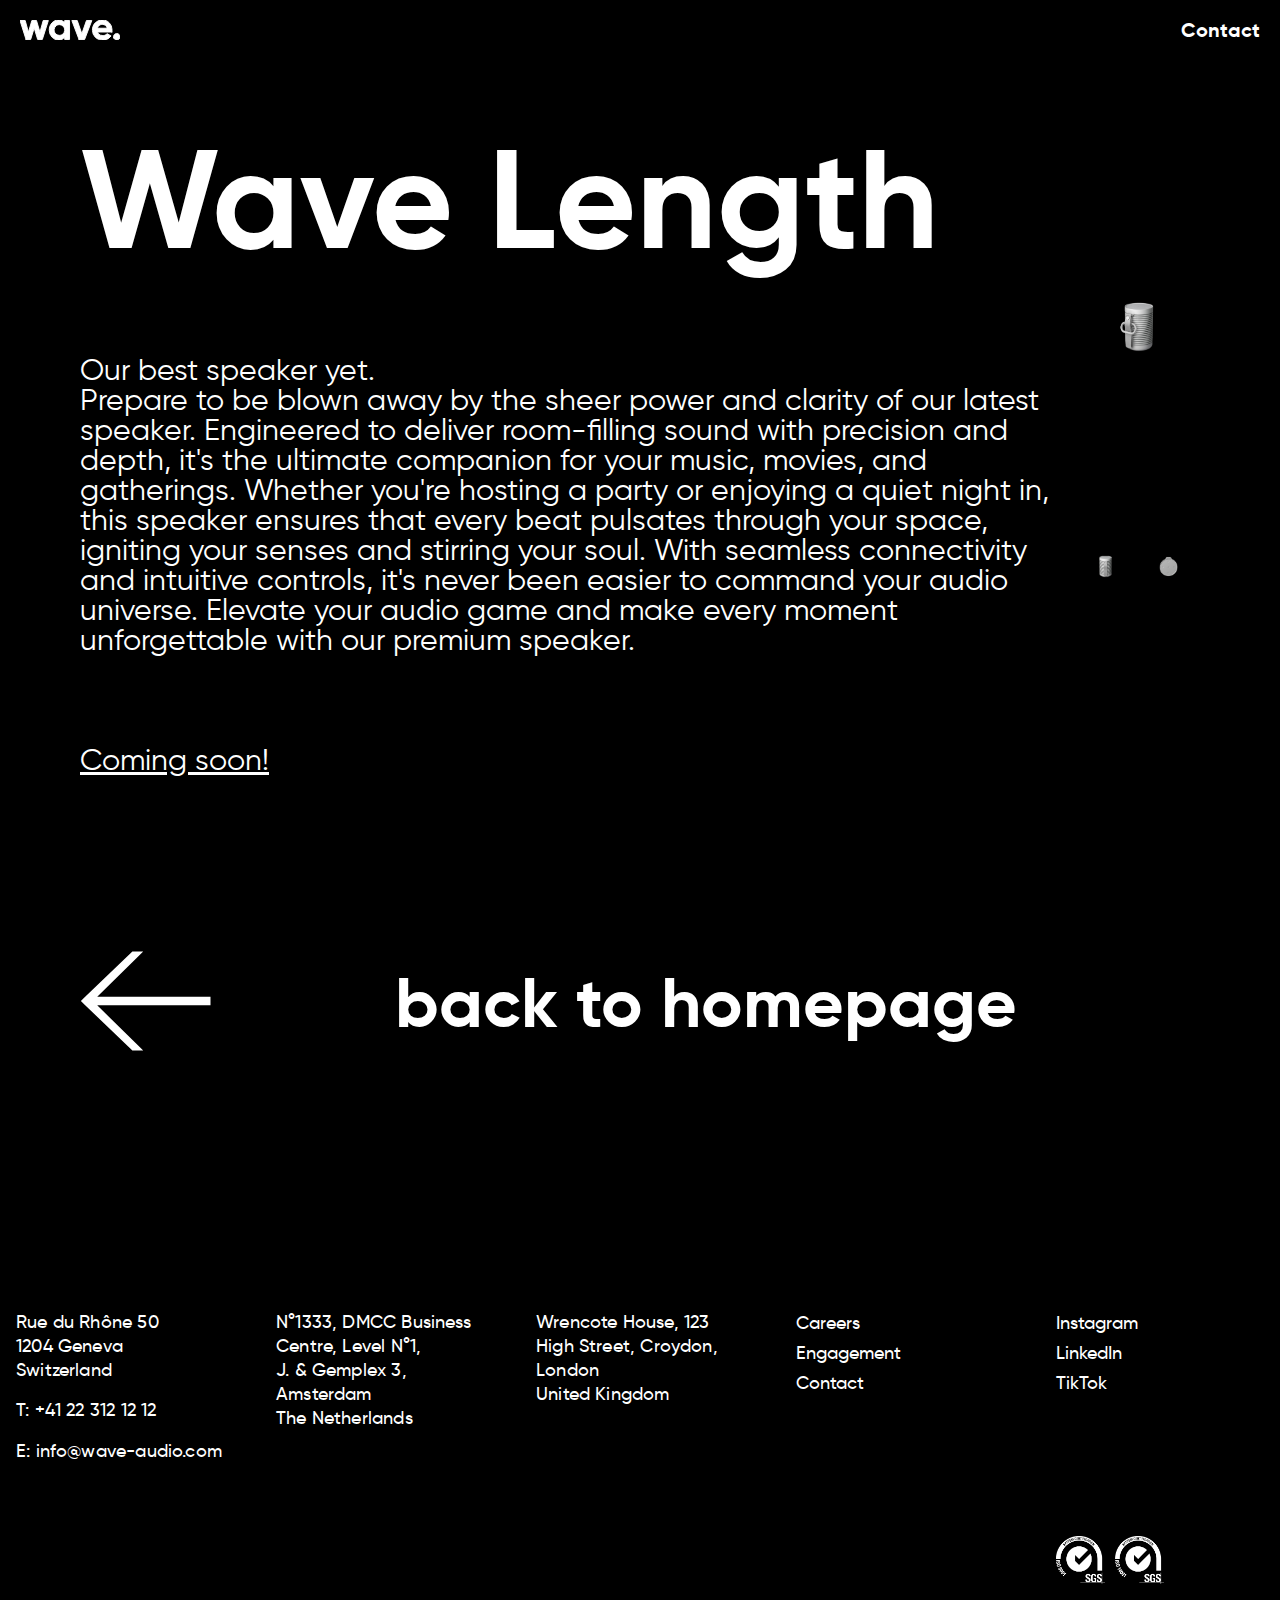
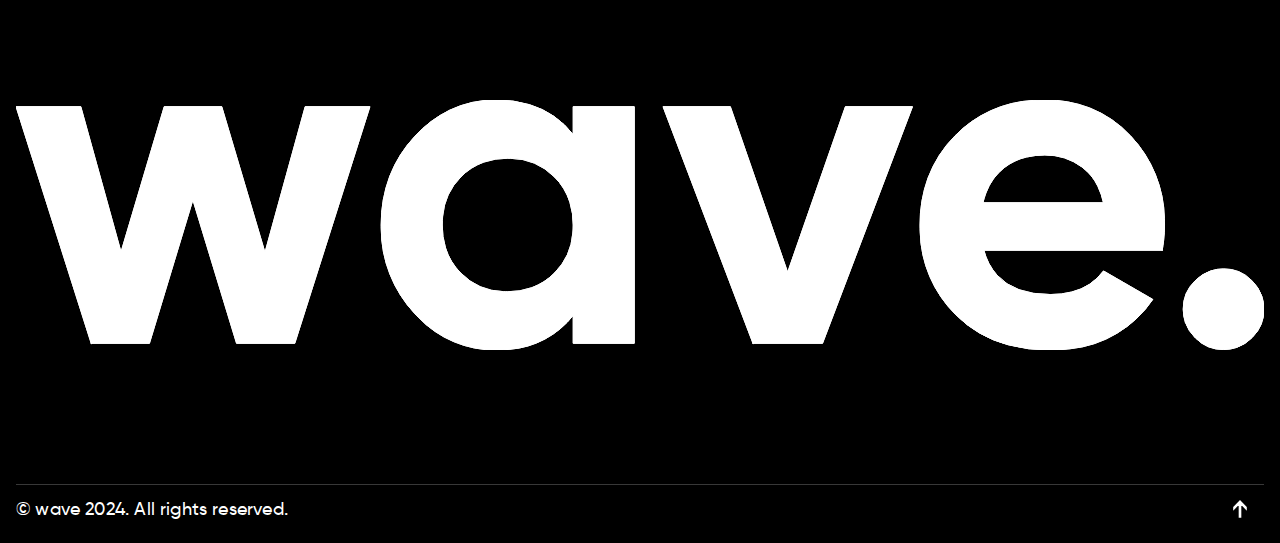
<file: low/speaker.html>
<!doctype html>
<!--[if lt IE 9]><html class="no-js no-svg ie lt-ie9 lt-ie8 lt-ie7" lang="fr-FR"> <![endif]-->
<!--[if IE 9]><html class="no-js no-svg ie ie9 lt-ie9 lt-ie8" lang="fr-FR"> <![endif]-->
<!--[if gt IE 9]><!-->
<html class="no-js no-svg" lang="fr-FR"> <!--<![endif]-->

<head>
  <meta charset="UTF-8" />
  <meta http-equiv="Content-Type" content="text/html; charset=UTF-8" />
  <meta http-equiv="X-UA-Compatible" content="IE=edge">
  <meta name="viewport" content="width=device-width, initial-scale=1">
  <link rel="profile" href="http://gmpg.org/xfn/11">
  <link rel="stylesheet" href="wp-content/themes/size/public/front/main.min.css" type="text/css" media="screen" />

  <meta name='robots' content='index, follow, max-image-preview:large, max-snippet:-1, max-video-preview:-1' />

  <!-- This site is optimized with the Yoast SEO plugin v18.4 - https://yoast.com/wordpress/plugins/seo/ -->
  <title>WAVE - Speaker</title>
  <meta property="og:image:width" content="2560" />
  <meta property="og:image:height" content="1531" />
  <meta property="og:image:type" content="image/jpeg" />
  <style id='global-styles-inline-css' type='text/css'>
    body {
      --wp--preset--color--black: #000000;
      --wp--preset--color--cyan-bluish-gray: #abb8c3;
      --wp--preset--color--white: #ffffff;
      --wp--preset--color--pale-pink: #f78da7;
      --wp--preset--color--vivid-red: #cf2e2e;
      --wp--preset--color--luminous-vivid-orange: #ff6900;
      --wp--preset--color--luminous-vivid-amber: #fcb900;
      --wp--preset--color--light-green-cyan: #7bdcb5;
      --wp--preset--color--vivid-green-cyan: #00d084;
      --wp--preset--color--pale-cyan-blue: #8ed1fc;
      --wp--preset--color--vivid-cyan-blue: #0693e3;
      --wp--preset--color--vivid-purple: #9b51e0;
      --wp--preset--gradient--vivid-cyan-blue-to-vivid-purple: linear-gradient(135deg, rgba(6, 147, 227, 1) 0%, rgb(155, 81, 224) 100%);
      --wp--preset--gradient--light-green-cyan-to-vivid-green-cyan: linear-gradient(135deg, rgb(122, 220, 180) 0%, rgb(0, 208, 130) 100%);
      --wp--preset--gradient--luminous-vivid-amber-to-luminous-vivid-orange: linear-gradient(135deg, rgba(252, 185, 0, 1) 0%, rgba(255, 105, 0, 1) 100%);
      --wp--preset--gradient--luminous-vivid-orange-to-vivid-red: linear-gradient(135deg, rgba(255, 105, 0, 1) 0%, rgb(207, 46, 46) 100%);
      --wp--preset--gradient--very-light-gray-to-cyan-bluish-gray: linear-gradient(135deg, rgb(238, 238, 238) 0%, rgb(169, 184, 195) 100%);
      --wp--preset--gradient--cool-to-warm-spectrum: linear-gradient(135deg, rgb(74, 234, 220) 0%, rgb(151, 120, 209) 20%, rgb(207, 42, 186) 40%, rgb(238, 44, 130) 60%, rgb(251, 105, 98) 80%, rgb(254, 248, 76) 100%);
      --wp--preset--gradient--blush-light-purple: linear-gradient(135deg, rgb(255, 206, 236) 0%, rgb(152, 150, 240) 100%);
      --wp--preset--gradient--blush-bordeaux: linear-gradient(135deg, rgb(254, 205, 165) 0%, rgb(254, 45, 45) 50%, rgb(107, 0, 62) 100%);
      --wp--preset--gradient--luminous-dusk: linear-gradient(135deg, rgb(255, 203, 112) 0%, rgb(199, 81, 192) 50%, rgb(65, 88, 208) 100%);
      --wp--preset--gradient--pale-ocean: linear-gradient(135deg, rgb(255, 245, 203) 0%, rgb(182, 227, 212) 50%, rgb(51, 167, 181) 100%);
      --wp--preset--gradient--electric-grass: linear-gradient(135deg, rgb(202, 248, 128) 0%, rgb(113, 206, 126) 100%);
      --wp--preset--gradient--midnight: linear-gradient(135deg, rgb(2, 3, 129) 0%, rgb(40, 116, 252) 100%);
      --wp--preset--duotone--dark-grayscale: url('#wp-duotone-dark-grayscale');
      --wp--preset--duotone--grayscale: url('#wp-duotone-grayscale');
      --wp--preset--duotone--purple-yellow: url('#wp-duotone-purple-yellow');
      --wp--preset--duotone--blue-red: url('#wp-duotone-blue-red');
      --wp--preset--duotone--midnight: url('#wp-duotone-midnight');
      --wp--preset--duotone--magenta-yellow: url('#wp-duotone-magenta-yellow');
      --wp--preset--duotone--purple-green: url('#wp-duotone-purple-green');
      --wp--preset--duotone--blue-orange: url('#wp-duotone-blue-orange');
      --wp--preset--font-size--small: 13px;
      --wp--preset--font-size--medium: 20px;
      --wp--preset--font-size--large: 36px;
      --wp--preset--font-size--x-large: 42px;
    }

    .has-black-color {
      color: var(--wp--preset--color--black) !important;
    }

    .has-cyan-bluish-gray-color {
      color: var(--wp--preset--color--cyan-bluish-gray) !important;
    }

    .has-white-color {
      color: var(--wp--preset--color--white) !important;
    }

    .has-pale-pink-color {
      color: var(--wp--preset--color--pale-pink) !important;
    }

    .has-vivid-red-color {
      color: var(--wp--preset--color--vivid-red) !important;
    }

    .has-luminous-vivid-orange-color {
      color: var(--wp--preset--color--luminous-vivid-orange) !important;
    }

    .has-luminous-vivid-amber-color {
      color: var(--wp--preset--color--luminous-vivid-amber) !important;
    }

    .has-light-green-cyan-color {
      color: var(--wp--preset--color--light-green-cyan) !important;
    }

    .has-vivid-green-cyan-color {
      color: var(--wp--preset--color--vivid-green-cyan) !important;
    }

    .has-pale-cyan-blue-color {
      color: var(--wp--preset--color--pale-cyan-blue) !important;
    }

    .has-vivid-cyan-blue-color {
      color: var(--wp--preset--color--vivid-cyan-blue) !important;
    }

    .has-vivid-purple-color {
      color: var(--wp--preset--color--vivid-purple) !important;
    }

    .has-black-background-color {
      background-color: var(--wp--preset--color--black) !important;
    }

    .has-cyan-bluish-gray-background-color {
      background-color: var(--wp--preset--color--cyan-bluish-gray) !important;
    }

    .has-white-background-color {
      background-color: var(--wp--preset--color--white) !important;
    }

    .has-pale-pink-background-color {
      background-color: var(--wp--preset--color--pale-pink) !important;
    }

    .has-vivid-red-background-color {
      background-color: var(--wp--preset--color--vivid-red) !important;
    }

    .has-luminous-vivid-orange-background-color {
      background-color: var(--wp--preset--color--luminous-vivid-orange) !important;
    }

    .has-luminous-vivid-amber-background-color {
      background-color: var(--wp--preset--color--luminous-vivid-amber) !important;
    }

    .has-light-green-cyan-background-color {
      background-color: var(--wp--preset--color--light-green-cyan) !important;
    }

    .has-vivid-green-cyan-background-color {
      background-color: var(--wp--preset--color--vivid-green-cyan) !important;
    }

    .has-pale-cyan-blue-background-color {
      background-color: var(--wp--preset--color--pale-cyan-blue) !important;
    }

    .has-vivid-cyan-blue-background-color {
      background-color: var(--wp--preset--color--vivid-cyan-blue) !important;
    }

    .has-vivid-purple-background-color {
      background-color: var(--wp--preset--color--vivid-purple) !important;
    }

    .has-black-border-color {
      border-color: var(--wp--preset--color--black) !important;
    }

    .has-cyan-bluish-gray-border-color {
      border-color: var(--wp--preset--color--cyan-bluish-gray) !important;
    }

    .has-white-border-color {
      border-color: var(--wp--preset--color--white) !important;
    }

    .has-pale-pink-border-color {
      border-color: var(--wp--preset--color--pale-pink) !important;
    }

    .has-vivid-red-border-color {
      border-color: var(--wp--preset--color--vivid-red) !important;
    }

    .has-luminous-vivid-orange-border-color {
      border-color: var(--wp--preset--color--luminous-vivid-orange) !important;
    }

    .has-luminous-vivid-amber-border-color {
      border-color: var(--wp--preset--color--luminous-vivid-amber) !important;
    }

    .has-light-green-cyan-border-color {
      border-color: var(--wp--preset--color--light-green-cyan) !important;
    }

    .has-vivid-green-cyan-border-color {
      border-color: var(--wp--preset--color--vivid-green-cyan) !important;
    }

    .has-pale-cyan-blue-border-color {
      border-color: var(--wp--preset--color--pale-cyan-blue) !important;
    }

    .has-vivid-cyan-blue-border-color {
      border-color: var(--wp--preset--color--vivid-cyan-blue) !important;
    }

    .has-vivid-purple-border-color {
      border-color: var(--wp--preset--color--vivid-purple) !important;
    }

    .has-vivid-cyan-blue-to-vivid-purple-gradient-background {
      background: var(--wp--preset--gradient--vivid-cyan-blue-to-vivid-purple) !important;
    }

    .has-light-green-cyan-to-vivid-green-cyan-gradient-background {
      background: var(--wp--preset--gradient--light-green-cyan-to-vivid-green-cyan) !important;
    }

    .has-luminous-vivid-amber-to-luminous-vivid-orange-gradient-background {
      background: var(--wp--preset--gradient--luminous-vivid-amber-to-luminous-vivid-orange) !important;
    }

    .has-luminous-vivid-orange-to-vivid-red-gradient-background {
      background: var(--wp--preset--gradient--luminous-vivid-orange-to-vivid-red) !important;
    }

    .has-very-light-gray-to-cyan-bluish-gray-gradient-background {
      background: var(--wp--preset--gradient--very-light-gray-to-cyan-bluish-gray) !important;
    }

    .has-cool-to-warm-spectrum-gradient-background {
      background: var(--wp--preset--gradient--cool-to-warm-spectrum) !important;
    }

    .has-blush-light-purple-gradient-background {
      background: var(--wp--preset--gradient--blush-light-purple) !important;
    }

    .has-blush-bordeaux-gradient-background {
      background: var(--wp--preset--gradient--blush-bordeaux) !important;
    }

    .has-luminous-dusk-gradient-background {
      background: var(--wp--preset--gradient--luminous-dusk) !important;
    }

    .has-pale-ocean-gradient-background {
      background: var(--wp--preset--gradient--pale-ocean) !important;
    }

    .has-electric-grass-gradient-background {
      background: var(--wp--preset--gradient--electric-grass) !important;
    }

    .has-midnight-gradient-background {
      background: var(--wp--preset--gradient--midnight) !important;
    }

    .has-small-font-size {
      font-size: var(--wp--preset--font-size--small) !important;
    }

    .has-medium-font-size {
      font-size: var(--wp--preset--font-size--medium) !important;
    }

    .has-large-font-size {
      font-size: var(--wp--preset--font-size--large) !important;
    }

    .has-x-large-font-size {
      font-size: var(--wp--preset--font-size--x-large) !important;
    }
  </style>

</head>

<body>
  <header class="my-header">
    <div class="header-element"><a href="index.html"><img src="wp-content/themes/size/public/assets/images/icons/logo.svg" style="width: 100px"></a></div>
    <div class="header-element"><a href="">Contact</a></div>
  </header>
  <section class="my-main-content">
    <div class="main-title-section">
      <div class="my-title">
        Wave Length
      </div>
      <div class="main-text-container">
        <div class="main-text">
          Our best speaker yet. <br>
          Prepare to be blown away by the sheer power and clarity of our latest speaker. Engineered to deliver room-filling sound with precision and depth, it's the ultimate companion for your music, movies, and gatherings. Whether you're hosting a party or enjoying a quiet night in, this speaker ensures that every beat pulsates through your space, igniting your senses and stirring your soul. With seamless connectivity and intuitive controls, it's never been easier to command your audio universe. Elevate your audio game and make every moment unforgettable with our premium speaker.
          <br>
          <br>
          <br>
          <br>
          <p style="text-decoration: underline">Coming soon!</p>
        </div>
        <div class="product-detail-pictures">
          <img src="wp-content/themes/size/public/assets/images/speaker.png" class="product-picture-first">
          <img src="wp-content/themes/size/public/assets/images/speaker_side.png" class="product-picture-nth">
          <img src="wp-content/themes/size/public/assets/images/speaker_top.png" class="product-picture-nth">
        </div>
      </div>
    </div>
    <div class="products-return-section">
      <a href="index.html"><img src="wp-content/themes/size/public/assets/images/icons/huge-arrow.svg" class="products-return-arrow"></a>
      <a href="index.html"  class="products-return-text">
        <div class="products-return-text">
        back to homepage
      </div>
    </a>
    </div>
  </section>
  <footer class="footer" id="footer">
    <div class="footer__inner">
      <div class="footer__row row animatedParent animateOnce">
        <div class="contact-side row">
          <div class="column">

            <div class="p">
              Rue du Rhône 50<br />1204 Geneva Switzerland
            </div>

            <div class="p link-wrap">
              <a href="tel:%20+41%2022%20312%2012%2012" class="underline-on-hover-link">T: +41 22 312 12
                12</a>
            </div>

            <div class="p link-wrap">
              <a href="mailto:info@wave-audio.com" class="underline-on-hover-link">E:
                info@wave-audio.com</a>
            </div>

          </div>
          <div class="column">
            <div class="p">
              N°1333, DMCC Business<br />Centre, Level N°1,<br />J.
              & Gemplex 3, Amsterdam <br />The Netherlands
            </div>
          </div>
          <div class="column">
            <div class="p">
              Wrencote House, 123<br />High Street, Croydon,<br />London<br />United
              Kingdom
            </div>

          </div>
          <div class="column">
            <ul>
              <li>
                <a href class="underline-on-hover-link ">Careers</a>
              </li>
              <li>
                <a href class="underline-on-hover-link ">Engagement</a>
              </li>
              <li>
                <a href class="underline-on-hover-link ">Contact</a>
              </li>

            </ul>
          </div>
          <div class="column">
            <ul>
              <li class="social__list_item">
                <a class="social__list_item-link underline-on-hover-link"
                  href="">Instagram</a>
              </li>
              <li class="social__list_item">
                <a class="social__list_item-link underline-on-hover-link"
                  href="">LinkedIn</a>
              </li>
              <li class="social__list_item">
                <a class="social__list_item-link underline-on-hover-link"
                  href="">TikTok</a>
              </li>

            </ul>
            <ul style="margin-top: 140px; display: flex">
              <li style="margin-right: 10px">

                <img src="wp-content/themes/size/public/assets/images/ISO_9001_blanc.png"
                  class="" style="height: 48px" alt />

              </li>

              <li style="margin-right: 10px">

                <img src="wp-content/themes/size/public/assets/images/ISO_14001_blanc.png"
                  class="" style="height: 48px" alt />

              </li>

            </ul>
          </div>
        </div>
      </div>
      <div class="footer__text clipping-title">
        <div class="footer__label main-layer"></div>
        <div class="footer__label label-layer layer-1"></div>
      </div>
      <div class="footer__bottom row">
        <div class="p ">
          © wave 2024. All rights reserved.
        </div>
        <a href class="scroll-to-top-trigger">
          <span class="scroll-to-top-trigger__icon"></span>
        </a>
      </div>
    </div>
  </footer>
</body>

</html>
</file>
<file: low/wp-content/themes/size/public/front/main.min.css>
@font-face {
    font-family: swiper-icons;
    src: url('data:application/font-woff;charset=utf-8;base64, [base64]//wADZ2x5ZgAAAywAAADMAAAD2MHtryVoZWFkAAABbAAAADAAAAA2E2+eoWhoZWEAAAGcAAAAHwAAACQC9gDzaG10eAAAAigAAAAZAAAArgJkABFsb2NhAAAC0AAAAFoAAABaFQAUGG1heHAAAAG8AAAAHwAAACAAcABAbmFtZQAAA/gAAAE5AAACXvFdBwlwb3N0AAAFNAAAAGIAAACE5s74hXjaY2BkYGAAYpf5Hu/j+W2+MnAzMYDAzaX6QjD6/4//Bxj5GA8AuRwMYGkAPywL13jaY2BkYGA88P8Agx4j+/8fQDYfA1AEBWgDAIB2BOoAeNpjYGRgYNBh4GdgYgABEMnIABJzYNADCQAACWgAsQB42mNgYfzCOIGBlYGB0YcxjYGBwR1Kf2WQZGhhYGBiYGVmgAFGBiQQkOaawtDAoMBQxXjg/wEGPcYDDA4wNUA2CCgwsAAAO4EL6gAAeNpj2M0gyAACqxgGNWBkZ2D4/wMA+xkDdgAAAHjaY2BgYGaAYBkGRgYQiAHyGMF8FgYHIM3DwMHABGQrMOgyWDLEM1T9/w8UBfEMgLzE////P/5//f/V/xv+r4eaAAeMbAxwIUYmIMHEgKYAYjUcsDAwsLKxc3BycfPw8jEQA/[base64]/uznmfPFBNODM2K7MTQ45YEAZqGP81AmGGcF3iPqOop0r1SPTaTbVkfUe4HXj97wYE+yNwWYxwWu4v1ugWHgo3S1XdZEVqWM7ET0cfnLGxWfkgR42o2PvWrDMBSFj/IHLaF0zKjRgdiVMwScNRAoWUoH78Y2icB/yIY09An6AH2Bdu/UB+yxopYshQiEvnvu0dURgDt8QeC8PDw7Fpji3fEA4z/PEJ6YOB5hKh4dj3EvXhxPqH/SKUY3rJ7srZ4FZnh1PMAtPhwP6fl2PMJMPDgeQ4rY8YT6Gzao0eAEA409DuggmTnFnOcSCiEiLMgxCiTI6Cq5DZUd3Qmp10vO0LaLTd2cjN4fOumlc7lUYbSQcZFkutRG7g6JKZKy0RmdLY680CDnEJ+UMkpFFe1RN7nxdVpXrC4aTtnaurOnYercZg2YVmLN/d/gczfEimrE/fs/bOuq29Zmn8tloORaXgZgGa78yO9/cnXm2BpaGvq25Dv9S4E9+5SIc9PqupJKhYFSSl47+Qcr1mYNAAAAeNptw0cKwkAAAMDZJA8Q7OUJvkLsPfZ6zFVERPy8qHh2YER+3i/BP83vIBLLySsoKimrqKqpa2hp6+jq6RsYGhmbmJqZSy0sraxtbO3sHRydnEMU4uR6yx7JJXveP7WrDycAAAAAAAH//wACeNpjYGRgYOABYhkgZgJCZgZNBkYGLQZtIJsFLMYAAAw3ALgAeNolizEKgDAQBCchRbC2sFER0YD6qVQiBCv/H9ezGI6Z5XBAw8CBK/m5iQQVauVbXLnOrMZv2oLdKFa8Pjuru2hJzGabmOSLzNMzvutpB3N42mNgZGBg4GKQYzBhYMxJLMlj4GBgAYow/P/PAJJhLM6sSoWKfWCAAwDAjgbRAAB42mNgYGBkAIIbCZo5IPrmUn0hGA0AO8EFTQAA');
    font-weight: 400;
    font-style: normal
}

.header-elements{
    margin: auto 0;
}

.my-header{
    display: flex;
    justify-content: space-between;
    height: 50px;
    padding: 1em;
    background: black;
    font-family: Gilroy;
    font-weight: 800;
    font-size: 20px;
}

.my-main-content{
    padding: 5em;
    background-color: black;
}

.main-picture{
    width: 800px;
    border-radius: 1em;
}

.main-text-container{
    display: flex;
    justify-content: space-between;
}

.main-title-section{
    background-color: black;
}

.my-title{
    font-weight: 1000;
    font-size: 140px;
    margin-bottom: 25px;
}

.my-title-2{
    font-weight: 1000;
    font-size: 100px;
    margin-bottom: 25px;
}

.main-text{
    margin-top: 2em;
    font-weight: 100;
    font-size: 30px;
    max-width: 1000px
}

.main-products-section{
    margin-top: 5em;
}

.main-products-container{
    display: flex;
    margin-left: 5em;
    margin-right: 5em;
}

.main-product-title{
    font-size: 20px;
    font-weight: 800;
}

.main-product-subtitle{
    color: rgba(255, 255, 255, 0.4);
    font-size: 20px;
}

.product-detail-pictures{
    display: grid;
    grid-template-columns: repeat(2, 1fr); /* Creates two columns */
    grid-template-rows: auto auto; /* Creates two rows, height adjusts to content */
    width: 1000px;
}

.product-picture-first{
    grid-column: 1 / span 2; /* Makes the first item span both columns */
}

.product-picture-nth{
}

.products-return-section{
    display: flex;
    margin-top: 10em;
}

.products-return-arrow{
    width:150px;
    cursor: pointer;
}

.products-return-text{
    text-align: center;
    width: 100%;
    margin: auto;
    font-size: 70px;
    font-weight: 800;
}

.my-footer-font{
    font-size: 17px !important;
}










:root {
    --swiper-theme-color: #007aff;
    color: white !important;
    font-family: Gilroy !important;
}

/* BACKGROUND */

#animatedBg {
	position: fixed;
	top: 0;
	left: 0;
	width: 100%;
	height: 100%;
	z-index: -1;
}

#animatedBg canvas {
	position: absolute;
	top: 0;
	left: 0;
	width: 100%;
	height: 100%;
}

* {box-sizing: border-box}

.mySlides {
    display: none;
    height: 550px;
    width: 60%;
    margin: 0 auto;
}

/* Slideshow container */
.slideshow-container {
  position: relative;
  margin: auto;
  margin-top: 25%;
}

/* Next & previous buttons */
.prev, .next {
  cursor: pointer;
  position: absolute;
  top: 50%;
  width: auto;
  padding: 16px;
  margin-top: -22px;
  color: white;
  font-weight: bold;
  font-size: 18px;
  transition: 0.6s ease;
  border-radius: 0 3px 3px 0;
  user-select: none;
}

/* Position the "next button" to the right */
.next {
  right: 0;
  border-radius: 3px 0 0 3px;
}

/* On hover, add a black background color with a little bit see-through */
.prev:hover, .next:hover {
  background-color: rgba(0,0,0,0.8);
}

/* Caption text */
.text {
  color: #f2f2f2;
  font-size: 15px;
  padding: 8px 12px;
  position: absolute;
  bottom: 8px;
  width: 100%;
  text-align: center;
}

/* Number text (1/3 etc) */
.numbertext {
  color: #f2f2f2;
  font-size: 12px;
  padding: 8px 12px;
  position: absolute;
  top: 0;
}

/* The dots/bullets/indicators */
.sliderDot {
  cursor: pointer;
  height: 15px;
  width: 15px;
  margin: 0 2px;
  background-color: #393939;
  border-radius: 50%;
  display: inline-block;
  transition: background-color 0.6s ease;
}

/* Fading animation */
.fade {
  animation-name: fade;
  animation-duration: 1.5s;
}

@keyframes fade {
  from {opacity: .4} 
  to {opacity: 1}
}

/* On smaller screens, decrease text size */
@media only screen and (max-width: 300px) {
  .prev, .next,.text {font-size: 11px}
}

.mouse-box {
    width: 50px;
    height: 50px;
    position: absolute;
    z-index: 1;
    border-radius: 1em;
    background-color: white;
  }

@keyframes scrollText {
    from {
      transform: translateX(0%);
    }
    to {
      transform: translateX(-50%);
    }
  }

.banner-text {
    margin-right: 100px;
    font-size: 80px;
    font-family: Gilroy;
    font-weight: 700;
}

.banner-scroll {
    position: relative;
    width: 100vw;
    height: 15%;
    color: white;
    background-color: black;
    overflow: hidden;
    z-index: 1;
    margin: 0;
    padding: 0;
  }
  
  .banner-m-scroll {
    overflow: hidden;
    height: 100%;
    white-space: nowrap;
    animation: scrollText 60s infinite linear;
    margin: 0;
    font-size: 18;
    display: inline-block;
  }

.swiper {
    margin-left: auto;
    margin-right: auto;
    position: relative;
    overflow: hidden;
    list-style: none;
    padding: 0;
    z-index: 1
}

.swiper-vertical>.swiper-wrapper {
    flex-direction: column
}

.swiper-wrapper {
    position: relative;
    width: 100%;
    height: 100%;
    z-index: 1;
    display: flex;
    transition-property: transform;
    box-sizing: content-box
}

.swiper-android .swiper-slide,
.swiper-wrapper {
    transform: translate3d(0, 0, 0)
}

.swiper-pointer-events {
    touch-action: pan-y
}

.swiper-pointer-events.swiper-vertical {
    touch-action: pan-x
}

.swiper-slide {
    flex-shrink: 0;
    width: 100%;
    height: 100%;
    position: relative;
    transition-property: transform
}

.swiper-slide-invisible-blank {
    visibility: hidden
}

.swiper-autoheight,
.swiper-autoheight .swiper-slide {
    height: auto
}

.swiper-autoheight .swiper-wrapper {
    align-items: flex-start;
    transition-property: transform, height
}

.swiper-3d,
.swiper-3d.swiper-css-mode .swiper-wrapper {
    perspective: 1200px
}

.swiper-3d .swiper-cube-shadow,
.swiper-3d .swiper-slide,
.swiper-3d .swiper-slide-shadow,
.swiper-3d .swiper-slide-shadow-bottom,
.swiper-3d .swiper-slide-shadow-left,
.swiper-3d .swiper-slide-shadow-right,
.swiper-3d .swiper-slide-shadow-top,
.swiper-3d .swiper-wrapper {
    transform-style: preserve-3d
}

.swiper-3d .swiper-slide-shadow,
.swiper-3d .swiper-slide-shadow-bottom,
.swiper-3d .swiper-slide-shadow-left,
.swiper-3d .swiper-slide-shadow-right,
.swiper-3d .swiper-slide-shadow-top {
    position: absolute;
    left: 0;
    top: 0;
    width: 100%;
    height: 100%;
    pointer-events: none;
    z-index: 10
}

.swiper-3d .swiper-slide-shadow {
    background: rgba(0, 0, 0, .15)
}

.swiper-3d .swiper-slide-shadow-left {
    background-image: linear-gradient(to left, rgba(0, 0, 0, .5), rgba(0, 0, 0, 0))
}

.swiper-3d .swiper-slide-shadow-right {
    background-image: linear-gradient(to right, rgba(0, 0, 0, .5), rgba(0, 0, 0, 0))
}

.swiper-3d .swiper-slide-shadow-top {
    background-image: linear-gradient(to top, rgba(0, 0, 0, .5), rgba(0, 0, 0, 0))
}

.swiper-3d .swiper-slide-shadow-bottom {
    background-image: linear-gradient(to bottom, rgba(0, 0, 0, .5), rgba(0, 0, 0, 0))
}

.swiper-css-mode>.swiper-wrapper {
    overflow: auto;
    scrollbar-width: none;
    -ms-overflow-style: none
}

.swiper-css-mode>.swiper-wrapper::-webkit-scrollbar {
    display: none
}

.swiper-css-mode>.swiper-wrapper>.swiper-slide {
    scroll-snap-align: start start
}

.swiper-horizontal.swiper-css-mode>.swiper-wrapper {
    scroll-snap-type: x mandatory
}

.swiper-vertical.swiper-css-mode>.swiper-wrapper {
    scroll-snap-type: y mandatory
}

.swiper-centered>.swiper-wrapper::before {
    content: '';
    flex-shrink: 0;
    order: 9999
}

.swiper-centered.swiper-horizontal>.swiper-wrapper>.swiper-slide:first-child {
    margin-inline-start: var(--swiper-centered-offset-before)
}

.swiper-centered.swiper-horizontal>.swiper-wrapper::before {
    height: 100%;
    min-height: 1px;
    width: var(--swiper-centered-offset-after)
}

.swiper-centered.swiper-vertical>.swiper-wrapper>.swiper-slide:first-child {
    margin-block-start: var(--swiper-centered-offset-before)
}

.swiper-centered.swiper-vertical>.swiper-wrapper::before {
    width: 100%;
    min-width: 1px;
    height: var(--swiper-centered-offset-after)
}

.swiper-centered>.swiper-wrapper>.swiper-slide {
    scroll-snap-align: center center
}

.swiper-virtual.swiper-css-mode .swiper-wrapper::after {
    content: '';
    position: absolute;
    left: 0;
    top: 0;
    pointer-events: none
}

.swiper-virtual.swiper-css-mode.swiper-horizontal .swiper-wrapper::after {
    height: 1px;
    width: var(--swiper-virtual-size)
}

.swiper-virtual.swiper-css-mode.swiper-vertical .swiper-wrapper::after {
    width: 1px;
    height: var(--swiper-virtual-size)
}

:root {
    --swiper-navigation-size: 44px
}

.swiper-button-next,
.swiper-button-prev {
    position: absolute;
    top: 50%;
    width: calc(var(--swiper-navigation-size)/ 44 * 27);
    height: var(--swiper-navigation-size);
    margin-top: calc(0px - (var(--swiper-navigation-size)/ 2));
    z-index: 10;
    cursor: pointer;
    display: flex;
    align-items: center;
    justify-content: center;
    color: var(--swiper-navigation-color, var(--swiper-theme-color))
}

.swiper-button-next.swiper-button-disabled,
.swiper-button-prev.swiper-button-disabled {
    opacity: .35;
    cursor: auto;
    pointer-events: none
}

.swiper-button-next:after,
.swiper-button-prev:after {
    font-family: swiper-icons;
    font-size: var(--swiper-navigation-size);
    text-transform: none !important;
    letter-spacing: 0;
    text-transform: none;
    font-variant: initial;
    line-height: 1
}

.swiper-button-prev,
.swiper-rtl .swiper-button-next {
    left: 10px;
    right: auto
}

.swiper-button-prev:after,
.swiper-rtl .swiper-button-next:after {
    content: 'prev'
}

.swiper-button-next,
.swiper-rtl .swiper-button-prev {
    right: 10px;
    left: auto
}

.swiper-button-next:after,
.swiper-rtl .swiper-button-prev:after {
    content: 'next'
}

.swiper-button-lock {
    display: none
}

.swiper-pagination {
    position: absolute;
    text-align: center;
    transition: .3s opacity;
    transform: translate3d(0, 0, 0);
    z-index: 10
}

.swiper-pagination.swiper-pagination-hidden {
    opacity: 0
}

.swiper-horizontal>.swiper-pagination-bullets,
.swiper-pagination-bullets.swiper-pagination-horizontal,
.swiper-pagination-custom,
.swiper-pagination-fraction {
    bottom: 10px;
    left: 0;
    width: 100%
}

.swiper-pagination-bullets-dynamic {
    overflow: hidden;
    font-size: 0
}

.swiper-pagination-bullets-dynamic .swiper-pagination-bullet {
    transform: scale(.33);
    position: relative
}

.swiper-pagination-bullets-dynamic .swiper-pagination-bullet-active {
    transform: scale(1)
}

.swiper-pagination-bullets-dynamic .swiper-pagination-bullet-active-main {
    transform: scale(1)
}

.swiper-pagination-bullets-dynamic .swiper-pagination-bullet-active-prev {
    transform: scale(.66)
}

.swiper-pagination-bullets-dynamic .swiper-pagination-bullet-active-prev-prev {
    transform: scale(.33)
}

.swiper-pagination-bullets-dynamic .swiper-pagination-bullet-active-next {
    transform: scale(.66)
}

.swiper-pagination-bullets-dynamic .swiper-pagination-bullet-active-next-next {
    transform: scale(.33)
}

.swiper-pagination-bullet {
    width: var(--swiper-pagination-bullet-width, var(--swiper-pagination-bullet-size, 8px));
    height: var(--swiper-pagination-bullet-height, var(--swiper-pagination-bullet-size, 8px));
    display: inline-block;
    border-radius: 50%;
    background: var(--swiper-pagination-bullet-inactive-color, #000);
    opacity: var(--swiper-pagination-bullet-inactive-opacity, .2)
}

button.swiper-pagination-bullet {
    border: none;
    margin: 0;
    padding: 0;
    box-shadow: none;
    -webkit-appearance: none;
    appearance: none
}

.swiper-pagination-clickable .swiper-pagination-bullet {
    cursor: pointer
}

.swiper-pagination-bullet:only-child {
    display: none !important
}

.swiper-pagination-bullet-active {
    opacity: var(--swiper-pagination-bullet-opacity, 1);
    background: var(--swiper-pagination-color, var(--swiper-theme-color))
}

.swiper-pagination-vertical.swiper-pagination-bullets,
.swiper-vertical>.swiper-pagination-bullets {
    right: 10px;
    top: 50%;
    transform: translate3d(0, -50%, 0)
}

.swiper-pagination-vertical.swiper-pagination-bullets .swiper-pagination-bullet,
.swiper-vertical>.swiper-pagination-bullets .swiper-pagination-bullet {
    margin: var(--swiper-pagination-bullet-vertical-gap, 6px) 0;
    display: block
}

.swiper-pagination-vertical.swiper-pagination-bullets.swiper-pagination-bullets-dynamic,
.swiper-vertical>.swiper-pagination-bullets.swiper-pagination-bullets-dynamic {
    top: 50%;
    transform: translateY(-50%);
    width: 8px
}

.swiper-pagination-vertical.swiper-pagination-bullets.swiper-pagination-bullets-dynamic .swiper-pagination-bullet,
.swiper-vertical>.swiper-pagination-bullets.swiper-pagination-bullets-dynamic .swiper-pagination-bullet {
    display: inline-block;
    transition: .2s transform, .2s top
}

.swiper-horizontal>.swiper-pagination-bullets .swiper-pagination-bullet,
.swiper-pagination-horizontal.swiper-pagination-bullets .swiper-pagination-bullet {
    margin: 0 var(--swiper-pagination-bullet-horizontal-gap, 4px)
}

.swiper-horizontal>.swiper-pagination-bullets.swiper-pagination-bullets-dynamic,
.swiper-pagination-horizontal.swiper-pagination-bullets.swiper-pagination-bullets-dynamic {
    left: 50%;
    transform: translateX(-50%);
    white-space: nowrap
}

.swiper-horizontal>.swiper-pagination-bullets.swiper-pagination-bullets-dynamic .swiper-pagination-bullet,
.swiper-pagination-horizontal.swiper-pagination-bullets.swiper-pagination-bullets-dynamic .swiper-pagination-bullet {
    transition: .2s transform, .2s left
}

.swiper-horizontal.swiper-rtl>.swiper-pagination-bullets-dynamic .swiper-pagination-bullet {
    transition: .2s transform, .2s right
}

.swiper-pagination-progressbar {
    background: rgba(0, 0, 0, .25);
    position: absolute
}

.swiper-pagination-progressbar .swiper-pagination-progressbar-fill {
    background: var(--swiper-pagination-color, var(--swiper-theme-color));
    position: absolute;
    left: 0;
    top: 0;
    width: 100%;
    height: 100%;
    transform: scale(0);
    transform-origin: left top
}

.swiper-rtl .swiper-pagination-progressbar .swiper-pagination-progressbar-fill {
    transform-origin: right top
}

.swiper-horizontal>.swiper-pagination-progressbar,
.swiper-pagination-progressbar.swiper-pagination-horizontal,
.swiper-pagination-progressbar.swiper-pagination-vertical.swiper-pagination-progressbar-opposite,
.swiper-vertical>.swiper-pagination-progressbar.swiper-pagination-progressbar-opposite {
    width: 100%;
    height: 4px;
    left: 0;
    top: 0
}

.swiper-horizontal>.swiper-pagination-progressbar.swiper-pagination-progressbar-opposite,
.swiper-pagination-progressbar.swiper-pagination-horizontal.swiper-pagination-progressbar-opposite,
.swiper-pagination-progressbar.swiper-pagination-vertical,
.swiper-vertical>.swiper-pagination-progressbar {
    width: 4px;
    height: 100%;
    left: 0;
    top: 0
}

.swiper-pagination-lock {
    display: none
}

.swiper-scrollbar {
    border-radius: 10px;
    position: relative;
    -ms-touch-action: none;
    background: rgba(0, 0, 0, .1)
}

.swiper-horizontal>.swiper-scrollbar {
    position: absolute;
    left: 1%;
    bottom: 3px;
    z-index: 50;
    height: 5px;
    width: 98%
}

.swiper-vertical>.swiper-scrollbar {
    position: absolute;
    right: 3px;
    top: 1%;
    z-index: 50;
    width: 5px;
    height: 98%
}

.swiper-scrollbar-drag {
    height: 100%;
    width: 100%;
    position: relative;
    background: rgba(0, 0, 0, .5);
    border-radius: 10px;
    left: 0;
    top: 0
}

.swiper-scrollbar-cursor-drag {
    cursor: move
}

.swiper-scrollbar-lock {
    display: none
}

.swiper-zoom-container {
    width: 100%;
    height: 100%;
    display: flex;
    justify-content: center;
    align-items: center;
    text-align: center
}

.swiper-zoom-container>canvas,
.swiper-zoom-container>img,
.swiper-zoom-container>svg {
    max-width: 100%;
    max-height: 100%;
    object-fit: contain
}

.swiper-slide-zoomed {
    cursor: move
}

.swiper-lazy-preloader {
    width: 42px;
    height: 42px;
    position: absolute;
    left: 50%;
    top: 50%;
    margin-left: -21px;
    margin-top: -21px;
    z-index: 10;
    transform-origin: 50%;
    animation: swiper-preloader-spin 1s infinite linear;
    box-sizing: border-box;
    border: 4px solid var(--swiper-preloader-color, var(--swiper-theme-color));
    border-radius: 50%;
    border-top-color: transparent
}

.swiper-lazy-preloader-white {
    --swiper-preloader-color: #fff
}

.swiper-lazy-preloader-black {
    --swiper-preloader-color: #000
}

@keyframes swiper-preloader-spin {
    100% {
        transform: rotate(360deg)
    }
}

.swiper .swiper-notification {
    position: absolute;
    left: 0;
    top: 0;
    pointer-events: none;
    opacity: 0;
    z-index: -1000
}

.swiper-free-mode>.swiper-wrapper {
    transition-timing-function: ease-out;
    margin: 0 auto
}

.swiper-grid>.swiper-wrapper {
    flex-wrap: wrap
}

.swiper-grid-column>.swiper-wrapper {
    flex-wrap: wrap;
    flex-direction: column
}

.swiper-fade.swiper-free-mode .swiper-slide {
    transition-timing-function: ease-out
}

.swiper-fade .swiper-slide {
    pointer-events: none;
    transition-property: opacity
}

.swiper-fade .swiper-slide .swiper-slide {
    pointer-events: none
}

.swiper-fade .swiper-slide-active,
.swiper-fade .swiper-slide-active .swiper-slide-active {
    pointer-events: auto
}

.swiper-cube {
    overflow: visible
}

.swiper-cube .swiper-slide {
    pointer-events: none;
    -webkit-backface-visibility: hidden;
    backface-visibility: hidden;
    z-index: 1;
    visibility: hidden;
    transform-origin: 0 0;
    width: 100%;
    height: 100%
}

.swiper-cube .swiper-slide .swiper-slide {
    pointer-events: none
}

.swiper-cube.swiper-rtl .swiper-slide {
    transform-origin: 100% 0
}

.swiper-cube .swiper-slide-active,
.swiper-cube .swiper-slide-active .swiper-slide-active {
    pointer-events: auto
}

.swiper-cube .swiper-slide-active,
.swiper-cube .swiper-slide-next,
.swiper-cube .swiper-slide-next+.swiper-slide,
.swiper-cube .swiper-slide-prev {
    pointer-events: auto;
    visibility: visible
}

.swiper-cube .swiper-slide-shadow-bottom,
.swiper-cube .swiper-slide-shadow-left,
.swiper-cube .swiper-slide-shadow-right,
.swiper-cube .swiper-slide-shadow-top {
    z-index: 0;
    -webkit-backface-visibility: hidden;
    backface-visibility: hidden
}

.swiper-cube .swiper-cube-shadow {
    position: absolute;
    left: 0;
    bottom: 0;
    width: 100%;
    height: 100%;
    opacity: .6;
    z-index: 0
}

.swiper-cube .swiper-cube-shadow:before {
    content: '';
    background: #000;
    position: absolute;
    left: 0;
    top: 0;
    bottom: 0;
    right: 0;
    filter: blur(50px)
}

.swiper-flip {
    overflow: visible
}

.swiper-flip .swiper-slide {
    pointer-events: none;
    -webkit-backface-visibility: hidden;
    backface-visibility: hidden;
    z-index: 1
}

.swiper-flip .swiper-slide .swiper-slide {
    pointer-events: none
}

.swiper-flip .swiper-slide-active,
.swiper-flip .swiper-slide-active .swiper-slide-active {
    pointer-events: auto
}

.swiper-flip .swiper-slide-shadow-bottom,
.swiper-flip .swiper-slide-shadow-left,
.swiper-flip .swiper-slide-shadow-right,
.swiper-flip .swiper-slide-shadow-top {
    z-index: 0;
    -webkit-backface-visibility: hidden;
    backface-visibility: hidden
}

.swiper-creative .swiper-slide {
    -webkit-backface-visibility: hidden;
    backface-visibility: hidden;
    overflow: hidden;
    transition-property: transform, opacity, height
}

.swiper-cards {
    overflow: visible
}

.swiper-cards .swiper-slide {
    transform-origin: center bottom;
    -webkit-backface-visibility: hidden;
    backface-visibility: hidden;
    overflow: hidden
}

html.has-scroll-smooth {
    overflow: hidden
}

html.has-scroll-dragging {
    -webkit-user-select: none;
    -moz-user-select: none;
    -ms-user-select: none;
    user-select: none
}

.has-scroll-smooth body {
    overflow: hidden
}

.has-scroll-smooth [data-scroll-container] {
    min-height: 100vh
}

[data-scroll-direction=horizontal] [data-scroll-container] {
    height: 100vh;
    display: inline-block;
    white-space: nowrap
}

[data-scroll-direction=horizontal] [data-scroll-section] {
    display: inline-block;
    vertical-align: top;
    white-space: nowrap;
    height: 100%
}

.c-scrollbar {
    position: absolute;
    right: 0;
    top: 0;
    width: 11px;
    height: 100%;
    transform-origin: center right;
    transition: transform .3s, opacity .3s;
    opacity: 0
}

.c-scrollbar:hover {
    transform: scaleX(1.45)
}

.c-scrollbar:hover,
.has-scroll-dragging .c-scrollbar,
.has-scroll-scrolling .c-scrollbar {
    opacity: 1
}

[data-scroll-direction=horizontal] .c-scrollbar {
    width: 100%;
    height: 10px;
    top: auto;
    bottom: 0;
    transform: scaleY(1)
}

[data-scroll-direction=horizontal] .c-scrollbar:hover {
    transform: scaleY(1.3)
}

.c-scrollbar_thumb {
    position: absolute;
    top: 0;
    right: 0;
    background-color: #000;
    opacity: .5;
    width: 7px;
    border-radius: 10px;
    margin: 2px;
    cursor: -webkit-grab;
    cursor: grab
}

.has-scroll-dragging .c-scrollbar_thumb {
    cursor: -webkit-grabbing;
    cursor: grabbing
}

[data-scroll-direction=horizontal] .c-scrollbar_thumb {
    right: auto;
    bottom: 0
}

.nice-select {
    -webkit-tap-highlight-color: transparent;
    background-color: #fff;
    border-radius: 5px;
    border: solid 1px #e8e8e8;
    box-sizing: border-box;
    clear: both;
    cursor: pointer;
    display: block;
    float: left;
    font-family: inherit;
    font-size: 14px;
    font-weight: 400;
    height: 42px;
    line-height: 40px;
    outline: 0;
    padding-left: 18px;
    padding-right: 30px;
    position: relative;
    text-align: left !important;
    -webkit-transition: all .2s ease-in-out;
    transition: all .2s ease-in-out;
    -webkit-user-select: none;
    -moz-user-select: none;
    -ms-user-select: none;
    user-select: none;
    white-space: nowrap;
    width: auto
}

.nice-select:hover {
    border-color: #dbdbdb
}

.nice-select.open,
.nice-select:active,
.nice-select:focus {
    border-color: #999
}

.nice-select:after {
    border-bottom: 2px solid #999;
    border-right: 2px solid #999;
    content: '';
    display: block;
    height: 5px;
    margin-top: -4px;
    pointer-events: none;
    position: absolute;
    right: 12px;
    top: 50%;
    -webkit-transform-origin: 66% 66%;
    -ms-transform-origin: 66% 66%;
    transform-origin: 66% 66%;
    -webkit-transform: rotate(45deg);
    -ms-transform: rotate(45deg);
    transform: rotate(45deg);
    -webkit-transition: all .15s ease-in-out;
    transition: all .15s ease-in-out;
    width: 5px
}

.nice-select.open:after {
    -webkit-transform: rotate(-135deg);
    -ms-transform: rotate(-135deg);
    transform: rotate(-135deg)
}

.nice-select.open .list {
    opacity: 1;
    pointer-events: auto;
    -webkit-transform: scale(1) translateY(0);
    -ms-transform: scale(1) translateY(0);
    transform: scale(1) translateY(0)
}

.nice-select.disabled {
    border-color: #ededed;
    color: #999;
    pointer-events: none
}

.nice-select.disabled:after {
    border-color: #ccc
}

.nice-select.wide {
    width: 100%
}

.nice-select.wide .list {
    left: 0 !important;
    right: 0 !important
}

.nice-select.right {
    float: right
}

.nice-select.right .list {
    left: auto;
    right: 0
}

.nice-select.small {
    font-size: 12px;
    height: 36px;
    line-height: 34px
}

.nice-select.small:after {
    height: 4px;
    width: 4px
}

.nice-select.small .option {
    line-height: 34px;
    min-height: 34px
}

.nice-select .list {
    background-color: #fff;
    border-radius: 5px;
    box-shadow: 0 0 0 1px rgba(68, 68, 68, .11);
    box-sizing: border-box;
    margin-top: 4px;
    opacity: 0;
    overflow: hidden;
    padding: 0;
    pointer-events: none;
    position: absolute;
    top: 100%;
    left: 0;
    -webkit-transform-origin: 50% 0;
    -ms-transform-origin: 50% 0;
    transform-origin: 50% 0;
    -webkit-transform: scale(.75) translateY(-21px);
    -ms-transform: scale(.75) translateY(-21px);
    transform: scale(.75) translateY(-21px);
    -webkit-transition: all .2s cubic-bezier(.5, 0, 0, 1.25), opacity .15s ease-out;
    transition: all .2s cubic-bezier(.5, 0, 0, 1.25), opacity .15s ease-out;
    z-index: 9
}

.nice-select .list:hover .option:not(:hover) {
    background-color: transparent !important
}

.nice-select .option {
    cursor: pointer;
    font-weight: 400;
    line-height: 40px;
    list-style: none;
    min-height: 40px;
    outline: 0;
    padding-left: 18px;
    padding-right: 29px;
    text-align: left;
    -webkit-transition: all .2s;
    transition: all .2s
}

.nice-select .option.focus,
.nice-select .option.selected.focus,
.nice-select .option:hover {
    background-color: #f6f6f6
}

.nice-select .option.selected {
    font-weight: 700
}

.nice-select .option.disabled {
    background-color: transparent;
    color: #999;
    cursor: default
}

.no-csspointerevents .nice-select .list {
    display: none
}

.no-csspointerevents .nice-select.open .list {
    display: block
}

* {
    margin: 0;
    padding: 0;
    outline: 0;
    -webkit-box-sizing: border-box;
    box-sizing: border-box
}

body {
    margin: 0;
    padding: 0;
    line-height: 1;
    min-width: 320px;
    position: relative
}

article,
aside,
details,
figcaption,
figure,
footer,
header,
hgroup,
main,
nav,
section,
summary {
    display: block
}

audio,
canvas,
progress,
video {
    display: inline-block;
    vertical-align: baseline
}

fieldset {
    border: 0;
    padding: 0;
    margin: 0;
    min-width: 0
}

.hidden,
[hidden],
template {
    display: none
}

a {
    color: inherit;
    text-decoration: none;
    background: 0 0
}

a:active,
a:hover {
    outline: 0
}

a img {
    border: 0
}

b,
strong {
    font-weight: 700
}

small {
    font-size: 75%
}

sub,
sup {
    font-size: 75%;
    line-height: 0;
    position: relative;
    vertical-align: baseline
}

sup {
    top: -.5em
}

sub {
    bottom: -.25em
}

svg:not(:root) {
    overflow: hidden
}

button,
input,
optgroup,
select,
textarea {
    margin: 0;
    border: 0;
    font: inherit;
    color: inherit;
    -webkit-appearance: none;
    -moz-appearance: none;
    appearance: none;
    border-radius: 0;
    text-transform: none;
    -webkit-box-sizing: border-box;
    box-sizing: border-box;
    outline: 0 !important;
    background-clip: padding-box;
    background-color: transparent
}

button,
html input[type=button] {
    cursor: pointer;
    -webkit-appearance: button;
    -moz-appearance: button;
    appearance: button
}

button[disabled],
html input[disabled] {
    cursor: default
}

button::-moz-focus-inner,
input::-moz-focus-inner {
    border: 0;
    padding: 0
}

input,
textarea {
    line-height: normal
}

input::-webkit-input-placeholder,
textarea::-webkit-input-placeholder {
    color: #fff;
    -webkit-transition: .3s;
    transition: .3s
}

input::-moz-placeholder,
textarea::-moz-placeholder {
    color: #fff;
    -moz-transition: .3s;
    transition: .3s
}

input:-ms-input-placeholder,
textarea:-ms-input-placeholder {
    color: #fff;
    -ms-transition: .3s;
    transition: .3s
}

input::-ms-input-placeholder,
textarea::-ms-input-placeholder {
    color: #fff;
    -ms-transition: .3s;
    transition: .3s
}

input::placeholder,
textarea::placeholder {
    color: #fff;
    -webkit-transition: .3s;
    -o-transition: .3s;
    transition: .3s
}

input:focus::-webkit-input-placeholder,
textarea:focus::-webkit-input-placeholder {
    color: transparent
}

input:focus::-moz-placeholder,
textarea:focus::-moz-placeholder {
    color: transparent
}

input:focus:-ms-input-placeholder,
textarea:focus:-ms-input-placeholder {
    color: transparent
}

input:focus::-ms-input-placeholder,
textarea:focus::-ms-input-placeholder {
    color: transparent
}

input:focus::placeholder,
textarea:focus::placeholder {
    color: transparent
}

input[type=reset],
input[type=submit],
textarea[type=reset],
textarea[type=submit] {
    cursor: pointer;
    -webkit-appearance: button;
    -moz-appearance: button;
    appearance: button
}

input[type=checkbox],
input[type=radio],
textarea[type=checkbox],
textarea[type=radio] {
    -webkit-box-sizing: border-box;
    box-sizing: border-box;
    padding: 0
}

input[type=number]::-webkit-inner-spin-button,
input[type=number]::-webkit-outer-spin-button,
textarea[type=number]::-webkit-inner-spin-button,
textarea[type=number]::-webkit-outer-spin-button {
    height: auto
}

input[type=search],
textarea[type=search] {
    -webkit-appearance: textfield;
    -moz-appearance: textfield;
    appearance: textfield;
    -webkit-box-sizing: border-box;
    box-sizing: border-box
}

input[type=search]::-webkit-search-cancel-button,
input[type=search]::-webkit-search-decoration,
textarea[type=search]::-webkit-search-cancel-button,
textarea[type=search]::-webkit-search-decoration {
    -webkit-appearance: none;
    appearance: none
}

textarea {
    resize: none;
    overflow: auto
}

table {
    border-spacing: 0;
    border-collapse: collapse
}

td,
th {
    padding: 0
}

ol,
ul {
    list-style: none
}

img {
    max-width: 100%;
    height: auto;
    pointer-events: none;
    -webkit-user-select: none;
    -moz-user-select: none;
    -ms-user-select: none;
    user-select: none;
    border: 0
}

.clearfix {
    clear: both
}

input::-webkit-inner-spin-button,
input::-webkit-outer-spin-button {
    -webkit-appearance: none;
    margin: 0
}

input[type=number] {
    -moz-appearance: textfield
}

.icon {
    display: inline-block;
    background-position: center;
    background-repeat: no-repeat;
    width: 1.5rem;
    height: 1.5rem;
    -webkit-transition: all ease-in-out .3s;
    -o-transition: all ease-in-out .3s;
    transition: all ease-in-out .3s
}

.real-estate_icon {
    background-image: url("data:image/svg+xml,%3Csvg width='24' height='24' viewBox='0 0 24 24' fill='none' xmlns='http://www.w3.org/2000/svg'%3E%3Cpath d='M11.9163 13.8253C10.8779 13.8253 10.0078 12.9833 10.0078 11.9167C10.0078 10.8502 10.8498 10.0081 11.9163 10.0081C12.9829 10.0081 13.8249 10.8502 13.8249 11.9167C13.8249 12.9833 12.9548 13.8253 11.9163 13.8253ZM6.33098 3.83337L9.75517 7.25756L3.83301 13.1797L10.6533 20L16.5755 14.0779L19.9997 17.5021V3.83337H6.33098Z' fill='white'/%3E%3C/svg%3E%0A")
}

.build_icon {
    background-image: url("data:image/svg+xml,%3Csvg width='24' height='24' viewBox='0 0 24 24' fill='none' xmlns='http://www.w3.org/2000/svg'%3E%3Cpath d='M11.9302 13.6282C10.9828 13.6282 10.2196 12.8646 10.2196 11.9167C10.2196 10.9688 10.9828 10.2052 11.9302 10.2052C12.8775 10.2052 13.6407 10.9688 13.6407 11.9167C13.6407 12.8646 12.8775 13.6282 11.9302 13.6282ZM16.2986 4.33334H7.53541L3.16699 11.9167L7.53541 19.5H16.2986L20.667 11.9167L16.2986 4.33334Z' fill='white'/%3E%3C/svg%3E%0A")
}

.hospitality_icon {
    background-image: url("data:image/svg+xml,%3Csvg width='24' height='24' viewBox='0 0 24 24' fill='none' xmlns='http://www.w3.org/2000/svg'%3E%3Cpath fill-rule='evenodd' clip-rule='evenodd' d='M11.5784 9.32177C10.2844 9.53242 9.29134 10.6458 9.29134 12C9.29134 13.3542 10.2844 14.4676 11.5784 14.6783C10.465 18.1389 7.18486 20.6667 3.33301 20.6667V3.33334C7.18486 3.33334 10.465 5.86112 11.5784 9.32177ZM14.7083 12C14.7083 10.6458 13.7152 9.53242 12.4212 9.32177C13.5346 5.86112 16.8147 3.33334 20.6666 3.33334V20.6667C16.8147 20.6667 13.5346 18.169 12.4212 14.6783C13.7152 14.4676 14.7083 13.3542 14.7083 12Z' fill='white'/%3E%3C/svg%3E%0A")
}

.services_icon {
    background-image: url("data:image/svg+xml,%3Csvg width='24' height='24' viewBox='0 0 24 24' fill='none' xmlns='http://www.w3.org/2000/svg'%3E%3Cpath fill-rule='evenodd' clip-rule='evenodd' d='M4 12.0833C4 7.62066 7.62066 4 12.0833 4C16.546 4 20.1667 7.62066 20.1667 12.0833C20.1667 16.546 16.546 20.1667 12.0833 20.1667C7.62066 20.1667 4 16.546 4 12.0833ZM18.4826 12.0833C18.4826 8.54687 15.6198 5.68403 12.0833 5.68403C8.54687 5.68403 5.68403 8.54687 5.68403 12.0833C5.68403 15.6198 8.54687 18.4826 12.0833 18.4826C15.6198 18.4826 18.4826 15.6198 18.4826 12.0833ZM8.54688 12.0833C8.54688 10.1186 10.1467 8.54688 12.0833 8.54688C14.02 8.54688 15.6198 10.1467 15.6198 12.0833C15.6198 14.048 14.02 15.6198 12.0833 15.6198C10.1186 15.6198 8.54688 14.02 8.54688 12.0833ZM13.9358 12.0833C13.9358 11.0448 13.0937 10.2309 12.0833 10.2309C11.0729 10.2309 10.2309 11.0729 10.2309 12.0833C10.2309 13.1218 11.0729 13.9358 12.0833 13.9358C13.1218 13.9358 13.9358 13.0937 13.9358 12.0833Z' fill='white'/%3E%3C/svg%3E%0A")
}

.capital_icon {
    background-image: url("data:image/svg+xml,%3Csvg width='24' height='24' viewBox='0 0 24 24' fill='none' xmlns='http://www.w3.org/2000/svg'%3E%3Cpath fill-rule='evenodd' clip-rule='evenodd' d='M20.3334 6.99999C20.3334 8.28818 17.2265 9.33332 13.397 9.33332C9.59163 9.33332 6.48469 8.28818 6.41243 6.97568C6.41243 6.65971 6.60511 6.34374 6.96638 6.07638C7.08681 5.97916 7.2554 5.88193 7.424 5.78471L7.424 5.78471C7.54442 5.71179 7.66484 5.63888 7.80935 5.59027C7.88161 5.54166 7.95386 5.51735 8.02612 5.49305C9.01359 5.07985 10.3864 4.78818 11.976 4.69096C12.0964 4.69096 12.2108 4.68489 12.3252 4.67881C12.4397 4.67273 12.5541 4.66666 12.6745 4.66666H13.3729H14.0714C14.3122 4.66666 14.5531 4.66666 14.7699 4.69096C16.3594 4.81249 17.7323 5.07985 18.7198 5.49305C18.792 5.54166 18.8643 5.56596 18.9365 5.59027C18.9866 5.61555 19.0338 5.6379 19.0791 5.65937C19.1645 5.69981 19.2432 5.73707 19.3219 5.78471C19.9722 6.1493 20.3334 6.56249 20.3334 6.99999ZM4.84715 15.2883C4.84715 16.5035 5.81054 17.4758 7.01478 17.4758C7.1352 17.4758 7.23154 17.4758 7.35196 17.4514C7.85774 17.3785 8.29127 17.1112 8.62846 16.7466L8.65254 16.7223C8.66458 16.7101 8.67663 16.6919 8.68867 16.6737C8.70071 16.6554 8.71275 16.6372 8.7248 16.6251L8.77297 16.5764C8.78501 16.5643 8.79705 16.5461 8.80909 16.5278C8.82114 16.5096 8.83318 16.4914 8.84522 16.4792C8.85726 16.4671 8.86328 16.4549 8.86931 16.4428C8.87533 16.4306 8.88135 16.4185 8.89339 16.4063C8.90543 16.3942 8.91145 16.3759 8.91747 16.3577C8.9235 16.3395 8.92952 16.3212 8.94156 16.3091C8.95076 16.2905 8.95644 16.2755 8.9613 16.2627C8.96916 16.2419 8.97484 16.2269 8.98973 16.2119C9.00177 16.1997 9.00779 16.1815 9.01381 16.1633C9.01983 16.145 9.02586 16.1268 9.0379 16.1146C9.06198 16.0903 9.08607 16.0417 9.08607 16.0174C9.08607 15.9889 9.09433 15.9688 9.10118 15.9521C9.10602 15.9403 9.11015 15.9303 9.11015 15.9202C9.11015 15.8959 9.11617 15.8777 9.1222 15.8594C9.12822 15.8412 9.13424 15.823 9.13424 15.7987C9.13424 15.7865 9.14026 15.7744 9.14628 15.7622C9.1523 15.7501 9.15832 15.7379 9.15832 15.7258C9.15832 15.7014 9.16434 15.6771 9.17036 15.6528C9.17639 15.6285 9.18241 15.6042 9.18241 15.5799V15.507V15.2883V15.1181C9.15832 15.0695 9.15832 15.0452 9.15832 14.9966C9.01381 13.9271 8.12268 13.1008 7.01478 13.1008C5.81054 13.1008 4.84715 14.073 4.84715 15.2883ZM13.4213 10.7917C15.4204 10.7917 17.3231 10.5244 18.7682 10.0383C19.4184 9.8195 19.9242 9.57645 20.3818 9.28478V11.3508V11.6424C20.3818 12.9306 17.2749 13.9758 13.4454 13.9758C12.1689 13.9758 10.9888 13.8542 9.9772 13.6598C10.2421 14.1216 10.3866 14.6563 10.3866 15.2153C11.35 15.3612 12.3857 15.4341 13.4454 15.4341C15.4444 15.4341 17.3471 15.1667 18.7922 14.6806C19.4425 14.4619 19.9483 14.2188 20.3577 13.9514V16.3091C20.3577 17.5973 17.2508 18.6424 13.4213 18.6424C11.6872 18.6424 10.0976 18.448 8.89339 18.0834C8.36352 18.448 7.71324 18.6667 7.01478 18.6667C5.16025 18.6667 3.66699 17.1598 3.66699 15.2883C3.66699 13.5869 4.9194 12.2014 6.55717 11.9584C6.53308 11.8612 6.509 11.7639 6.509 11.6667V11.3751V9.30909C6.91844 9.57645 7.42422 9.8195 8.07451 10.0383C9.51959 10.5244 11.4223 10.7917 13.4213 10.7917Z' fill='white'/%3E%3C/svg%3E%0A")
}

.media_icon {
    background-image: url("data:image/svg+xml,%3Csvg width='24' height='24' viewBox='0 0 24 24' fill='none' xmlns='http://www.w3.org/2000/svg'%3E%3Cpath fill-rule='evenodd' clip-rule='evenodd' d='M14.2575 9.60301L16.9955 4.89757L15.4348 4L12.6969 8.70544C13.2993 8.86863 13.8469 9.16782 14.2575 9.60301ZM3.33301 10.9358H8.80882C8.72668 11.235 8.67192 11.5342 8.67192 11.8062C8.67192 12.1326 8.72668 12.4317 8.80882 12.7037H3.33301V10.9358ZM20.5002 12.7309H15.0244C15.1066 12.4317 15.1613 12.1325 15.1613 11.8605C15.1613 11.5342 15.1066 11.235 15.0244 10.963H20.5002V12.7309ZM6.83789 18.7691L9.5758 14.0636C10.0139 14.4988 10.5341 14.798 11.1364 14.9612L8.3985 19.6666L6.83789 18.7691ZM11.1364 8.70544L8.3985 4L6.83789 4.89757L9.5758 9.60301C10.0139 9.16782 10.5341 8.86863 11.1364 8.70544ZM15.4352 19.6666L12.6973 14.9612C13.2996 14.798 13.8472 14.4988 14.2579 14.0636L16.9958 18.7691L15.4352 19.6666Z' fill='white'/%3E%3C/svg%3E%0A")
}

.real-estate_mask {
    -webkit-mask-image: url("data:image/svg+xml,%3Csvg width='24' height='24' viewBox='0 0 24 24' fill='none' xmlns='http://www.w3.org/2000/svg'%3E%3Cpath d='M11.9163 13.8253C10.8779 13.8253 10.0078 12.9833 10.0078 11.9167C10.0078 10.8502 10.8498 10.0081 11.9163 10.0081C12.9829 10.0081 13.8249 10.8502 13.8249 11.9167C13.8249 12.9833 12.9548 13.8253 11.9163 13.8253ZM6.33098 3.83337L9.75517 7.25756L3.83301 13.1797L10.6533 20L16.5755 14.0779L19.9997 17.5021V3.83337H6.33098Z' fill='white'/%3E%3C/svg%3E%0A");
    mask-image: url("data:image/svg+xml,%3Csvg width='24' height='24' viewBox='0 0 24 24' fill='none' xmlns='http://www.w3.org/2000/svg'%3E%3Cpath d='M11.9163 13.8253C10.8779 13.8253 10.0078 12.9833 10.0078 11.9167C10.0078 10.8502 10.8498 10.0081 11.9163 10.0081C12.9829 10.0081 13.8249 10.8502 13.8249 11.9167C13.8249 12.9833 12.9548 13.8253 11.9163 13.8253ZM6.33098 3.83337L9.75517 7.25756L3.83301 13.1797L10.6533 20L16.5755 14.0779L19.9997 17.5021V3.83337H6.33098Z' fill='white'/%3E%3C/svg%3E%0A")
}

.build_mask {
    -webkit-mask-image: url("data:image/svg+xml,%3Csvg width='24' height='24' viewBox='0 0 24 24' fill='none' xmlns='http://www.w3.org/2000/svg'%3E%3Cpath d='M11.9302 13.6282C10.9828 13.6282 10.2196 12.8646 10.2196 11.9167C10.2196 10.9688 10.9828 10.2052 11.9302 10.2052C12.8775 10.2052 13.6407 10.9688 13.6407 11.9167C13.6407 12.8646 12.8775 13.6282 11.9302 13.6282ZM16.2986 4.33334H7.53541L3.16699 11.9167L7.53541 19.5H16.2986L20.667 11.9167L16.2986 4.33334Z' fill='white'/%3E%3C/svg%3E%0A");
    mask-image: url("data:image/svg+xml,%3Csvg width='24' height='24' viewBox='0 0 24 24' fill='none' xmlns='http://www.w3.org/2000/svg'%3E%3Cpath d='M11.9302 13.6282C10.9828 13.6282 10.2196 12.8646 10.2196 11.9167C10.2196 10.9688 10.9828 10.2052 11.9302 10.2052C12.8775 10.2052 13.6407 10.9688 13.6407 11.9167C13.6407 12.8646 12.8775 13.6282 11.9302 13.6282ZM16.2986 4.33334H7.53541L3.16699 11.9167L7.53541 19.5H16.2986L20.667 11.9167L16.2986 4.33334Z' fill='white'/%3E%3C/svg%3E%0A")
}

.hospitality_mask {
    -webkit-mask-image: url("data:image/svg+xml,%3Csvg width='24' height='24' viewBox='0 0 24 24' fill='none' xmlns='http://www.w3.org/2000/svg'%3E%3Cpath fill-rule='evenodd' clip-rule='evenodd' d='M11.5784 9.32177C10.2844 9.53242 9.29134 10.6458 9.29134 12C9.29134 13.3542 10.2844 14.4676 11.5784 14.6783C10.465 18.1389 7.18486 20.6667 3.33301 20.6667V3.33334C7.18486 3.33334 10.465 5.86112 11.5784 9.32177ZM14.7083 12C14.7083 10.6458 13.7152 9.53242 12.4212 9.32177C13.5346 5.86112 16.8147 3.33334 20.6666 3.33334V20.6667C16.8147 20.6667 13.5346 18.169 12.4212 14.6783C13.7152 14.4676 14.7083 13.3542 14.7083 12Z' fill='white'/%3E%3C/svg%3E%0A");
    mask-image: url("data:image/svg+xml,%3Csvg width='24' height='24' viewBox='0 0 24 24' fill='none' xmlns='http://www.w3.org/2000/svg'%3E%3Cpath fill-rule='evenodd' clip-rule='evenodd' d='M11.5784 9.32177C10.2844 9.53242 9.29134 10.6458 9.29134 12C9.29134 13.3542 10.2844 14.4676 11.5784 14.6783C10.465 18.1389 7.18486 20.6667 3.33301 20.6667V3.33334C7.18486 3.33334 10.465 5.86112 11.5784 9.32177ZM14.7083 12C14.7083 10.6458 13.7152 9.53242 12.4212 9.32177C13.5346 5.86112 16.8147 3.33334 20.6666 3.33334V20.6667C16.8147 20.6667 13.5346 18.169 12.4212 14.6783C13.7152 14.4676 14.7083 13.3542 14.7083 12Z' fill='white'/%3E%3C/svg%3E%0A")
}

.services_mask {
    -webkit-mask-image: url("data:image/svg+xml,%3Csvg width='24' height='24' viewBox='0 0 24 24' fill='none' xmlns='http://www.w3.org/2000/svg'%3E%3Cpath fill-rule='evenodd' clip-rule='evenodd' d='M4 12.0833C4 7.62066 7.62066 4 12.0833 4C16.546 4 20.1667 7.62066 20.1667 12.0833C20.1667 16.546 16.546 20.1667 12.0833 20.1667C7.62066 20.1667 4 16.546 4 12.0833ZM18.4826 12.0833C18.4826 8.54687 15.6198 5.68403 12.0833 5.68403C8.54687 5.68403 5.68403 8.54687 5.68403 12.0833C5.68403 15.6198 8.54687 18.4826 12.0833 18.4826C15.6198 18.4826 18.4826 15.6198 18.4826 12.0833ZM8.54688 12.0833C8.54688 10.1186 10.1467 8.54688 12.0833 8.54688C14.02 8.54688 15.6198 10.1467 15.6198 12.0833C15.6198 14.048 14.02 15.6198 12.0833 15.6198C10.1186 15.6198 8.54688 14.02 8.54688 12.0833ZM13.9358 12.0833C13.9358 11.0448 13.0937 10.2309 12.0833 10.2309C11.0729 10.2309 10.2309 11.0729 10.2309 12.0833C10.2309 13.1218 11.0729 13.9358 12.0833 13.9358C13.1218 13.9358 13.9358 13.0937 13.9358 12.0833Z' fill='white'/%3E%3C/svg%3E%0A");
    mask-image: url("data:image/svg+xml,%3Csvg width='24' height='24' viewBox='0 0 24 24' fill='none' xmlns='http://www.w3.org/2000/svg'%3E%3Cpath fill-rule='evenodd' clip-rule='evenodd' d='M4 12.0833C4 7.62066 7.62066 4 12.0833 4C16.546 4 20.1667 7.62066 20.1667 12.0833C20.1667 16.546 16.546 20.1667 12.0833 20.1667C7.62066 20.1667 4 16.546 4 12.0833ZM18.4826 12.0833C18.4826 8.54687 15.6198 5.68403 12.0833 5.68403C8.54687 5.68403 5.68403 8.54687 5.68403 12.0833C5.68403 15.6198 8.54687 18.4826 12.0833 18.4826C15.6198 18.4826 18.4826 15.6198 18.4826 12.0833ZM8.54688 12.0833C8.54688 10.1186 10.1467 8.54688 12.0833 8.54688C14.02 8.54688 15.6198 10.1467 15.6198 12.0833C15.6198 14.048 14.02 15.6198 12.0833 15.6198C10.1186 15.6198 8.54688 14.02 8.54688 12.0833ZM13.9358 12.0833C13.9358 11.0448 13.0937 10.2309 12.0833 10.2309C11.0729 10.2309 10.2309 11.0729 10.2309 12.0833C10.2309 13.1218 11.0729 13.9358 12.0833 13.9358C13.1218 13.9358 13.9358 13.0937 13.9358 12.0833Z' fill='white'/%3E%3C/svg%3E%0A")
}

.capital_mask {
    -webkit-mask-image: url("data:image/svg+xml,%3Csvg width='24' height='24' viewBox='0 0 24 24' fill='none' xmlns='http://www.w3.org/2000/svg'%3E%3Cpath fill-rule='evenodd' clip-rule='evenodd' d='M20.3334 6.99999C20.3334 8.28818 17.2265 9.33332 13.397 9.33332C9.59163 9.33332 6.48469 8.28818 6.41243 6.97568C6.41243 6.65971 6.60511 6.34374 6.96638 6.07638C7.08681 5.97916 7.2554 5.88193 7.424 5.78471L7.424 5.78471C7.54442 5.71179 7.66484 5.63888 7.80935 5.59027C7.88161 5.54166 7.95386 5.51735 8.02612 5.49305C9.01359 5.07985 10.3864 4.78818 11.976 4.69096C12.0964 4.69096 12.2108 4.68489 12.3252 4.67881C12.4397 4.67273 12.5541 4.66666 12.6745 4.66666H13.3729H14.0714C14.3122 4.66666 14.5531 4.66666 14.7699 4.69096C16.3594 4.81249 17.7323 5.07985 18.7198 5.49305C18.792 5.54166 18.8643 5.56596 18.9365 5.59027C18.9866 5.61555 19.0338 5.6379 19.0791 5.65937C19.1645 5.69981 19.2432 5.73707 19.3219 5.78471C19.9722 6.1493 20.3334 6.56249 20.3334 6.99999ZM4.84715 15.2883C4.84715 16.5035 5.81054 17.4758 7.01478 17.4758C7.1352 17.4758 7.23154 17.4758 7.35196 17.4514C7.85774 17.3785 8.29127 17.1112 8.62846 16.7466L8.65254 16.7223C8.66458 16.7101 8.67663 16.6919 8.68867 16.6737C8.70071 16.6554 8.71275 16.6372 8.7248 16.6251L8.77297 16.5764C8.78501 16.5643 8.79705 16.5461 8.80909 16.5278C8.82114 16.5096 8.83318 16.4914 8.84522 16.4792C8.85726 16.4671 8.86328 16.4549 8.86931 16.4428C8.87533 16.4306 8.88135 16.4185 8.89339 16.4063C8.90543 16.3942 8.91145 16.3759 8.91747 16.3577C8.9235 16.3395 8.92952 16.3212 8.94156 16.3091C8.95076 16.2905 8.95644 16.2755 8.9613 16.2627C8.96916 16.2419 8.97484 16.2269 8.98973 16.2119C9.00177 16.1997 9.00779 16.1815 9.01381 16.1633C9.01983 16.145 9.02586 16.1268 9.0379 16.1146C9.06198 16.0903 9.08607 16.0417 9.08607 16.0174C9.08607 15.9889 9.09433 15.9688 9.10118 15.9521C9.10602 15.9403 9.11015 15.9303 9.11015 15.9202C9.11015 15.8959 9.11617 15.8777 9.1222 15.8594C9.12822 15.8412 9.13424 15.823 9.13424 15.7987C9.13424 15.7865 9.14026 15.7744 9.14628 15.7622C9.1523 15.7501 9.15832 15.7379 9.15832 15.7258C9.15832 15.7014 9.16434 15.6771 9.17036 15.6528C9.17639 15.6285 9.18241 15.6042 9.18241 15.5799V15.507V15.2883V15.1181C9.15832 15.0695 9.15832 15.0452 9.15832 14.9966C9.01381 13.9271 8.12268 13.1008 7.01478 13.1008C5.81054 13.1008 4.84715 14.073 4.84715 15.2883ZM13.4213 10.7917C15.4204 10.7917 17.3231 10.5244 18.7682 10.0383C19.4184 9.8195 19.9242 9.57645 20.3818 9.28478V11.3508V11.6424C20.3818 12.9306 17.2749 13.9758 13.4454 13.9758C12.1689 13.9758 10.9888 13.8542 9.9772 13.6598C10.2421 14.1216 10.3866 14.6563 10.3866 15.2153C11.35 15.3612 12.3857 15.4341 13.4454 15.4341C15.4444 15.4341 17.3471 15.1667 18.7922 14.6806C19.4425 14.4619 19.9483 14.2188 20.3577 13.9514V16.3091C20.3577 17.5973 17.2508 18.6424 13.4213 18.6424C11.6872 18.6424 10.0976 18.448 8.89339 18.0834C8.36352 18.448 7.71324 18.6667 7.01478 18.6667C5.16025 18.6667 3.66699 17.1598 3.66699 15.2883C3.66699 13.5869 4.9194 12.2014 6.55717 11.9584C6.53308 11.8612 6.509 11.7639 6.509 11.6667V11.3751V9.30909C6.91844 9.57645 7.42422 9.8195 8.07451 10.0383C9.51959 10.5244 11.4223 10.7917 13.4213 10.7917Z' fill='white'/%3E%3C/svg%3E%0A");
    mask-image: url("data:image/svg+xml,%3Csvg width='24' height='24' viewBox='0 0 24 24' fill='none' xmlns='http://www.w3.org/2000/svg'%3E%3Cpath fill-rule='evenodd' clip-rule='evenodd' d='M20.3334 6.99999C20.3334 8.28818 17.2265 9.33332 13.397 9.33332C9.59163 9.33332 6.48469 8.28818 6.41243 6.97568C6.41243 6.65971 6.60511 6.34374 6.96638 6.07638C7.08681 5.97916 7.2554 5.88193 7.424 5.78471L7.424 5.78471C7.54442 5.71179 7.66484 5.63888 7.80935 5.59027C7.88161 5.54166 7.95386 5.51735 8.02612 5.49305C9.01359 5.07985 10.3864 4.78818 11.976 4.69096C12.0964 4.69096 12.2108 4.68489 12.3252 4.67881C12.4397 4.67273 12.5541 4.66666 12.6745 4.66666H13.3729H14.0714C14.3122 4.66666 14.5531 4.66666 14.7699 4.69096C16.3594 4.81249 17.7323 5.07985 18.7198 5.49305C18.792 5.54166 18.8643 5.56596 18.9365 5.59027C18.9866 5.61555 19.0338 5.6379 19.0791 5.65937C19.1645 5.69981 19.2432 5.73707 19.3219 5.78471C19.9722 6.1493 20.3334 6.56249 20.3334 6.99999ZM4.84715 15.2883C4.84715 16.5035 5.81054 17.4758 7.01478 17.4758C7.1352 17.4758 7.23154 17.4758 7.35196 17.4514C7.85774 17.3785 8.29127 17.1112 8.62846 16.7466L8.65254 16.7223C8.66458 16.7101 8.67663 16.6919 8.68867 16.6737C8.70071 16.6554 8.71275 16.6372 8.7248 16.6251L8.77297 16.5764C8.78501 16.5643 8.79705 16.5461 8.80909 16.5278C8.82114 16.5096 8.83318 16.4914 8.84522 16.4792C8.85726 16.4671 8.86328 16.4549 8.86931 16.4428C8.87533 16.4306 8.88135 16.4185 8.89339 16.4063C8.90543 16.3942 8.91145 16.3759 8.91747 16.3577C8.9235 16.3395 8.92952 16.3212 8.94156 16.3091C8.95076 16.2905 8.95644 16.2755 8.9613 16.2627C8.96916 16.2419 8.97484 16.2269 8.98973 16.2119C9.00177 16.1997 9.00779 16.1815 9.01381 16.1633C9.01983 16.145 9.02586 16.1268 9.0379 16.1146C9.06198 16.0903 9.08607 16.0417 9.08607 16.0174C9.08607 15.9889 9.09433 15.9688 9.10118 15.9521C9.10602 15.9403 9.11015 15.9303 9.11015 15.9202C9.11015 15.8959 9.11617 15.8777 9.1222 15.8594C9.12822 15.8412 9.13424 15.823 9.13424 15.7987C9.13424 15.7865 9.14026 15.7744 9.14628 15.7622C9.1523 15.7501 9.15832 15.7379 9.15832 15.7258C9.15832 15.7014 9.16434 15.6771 9.17036 15.6528C9.17639 15.6285 9.18241 15.6042 9.18241 15.5799V15.507V15.2883V15.1181C9.15832 15.0695 9.15832 15.0452 9.15832 14.9966C9.01381 13.9271 8.12268 13.1008 7.01478 13.1008C5.81054 13.1008 4.84715 14.073 4.84715 15.2883ZM13.4213 10.7917C15.4204 10.7917 17.3231 10.5244 18.7682 10.0383C19.4184 9.8195 19.9242 9.57645 20.3818 9.28478V11.3508V11.6424C20.3818 12.9306 17.2749 13.9758 13.4454 13.9758C12.1689 13.9758 10.9888 13.8542 9.9772 13.6598C10.2421 14.1216 10.3866 14.6563 10.3866 15.2153C11.35 15.3612 12.3857 15.4341 13.4454 15.4341C15.4444 15.4341 17.3471 15.1667 18.7922 14.6806C19.4425 14.4619 19.9483 14.2188 20.3577 13.9514V16.3091C20.3577 17.5973 17.2508 18.6424 13.4213 18.6424C11.6872 18.6424 10.0976 18.448 8.89339 18.0834C8.36352 18.448 7.71324 18.6667 7.01478 18.6667C5.16025 18.6667 3.66699 17.1598 3.66699 15.2883C3.66699 13.5869 4.9194 12.2014 6.55717 11.9584C6.53308 11.8612 6.509 11.7639 6.509 11.6667V11.3751V9.30909C6.91844 9.57645 7.42422 9.8195 8.07451 10.0383C9.51959 10.5244 11.4223 10.7917 13.4213 10.7917Z' fill='white'/%3E%3C/svg%3E%0A")
}

.media_mask {
    -webkit-mask-image: url("data:image/svg+xml,%3Csvg width='24' height='24' viewBox='0 0 24 24' fill='none' xmlns='http://www.w3.org/2000/svg'%3E%3Cpath fill-rule='evenodd' clip-rule='evenodd' d='M14.2575 9.60301L16.9955 4.89757L15.4348 4L12.6969 8.70544C13.2993 8.86863 13.8469 9.16782 14.2575 9.60301ZM3.33301 10.9358H8.80882C8.72668 11.235 8.67192 11.5342 8.67192 11.8062C8.67192 12.1326 8.72668 12.4317 8.80882 12.7037H3.33301V10.9358ZM20.5002 12.7309H15.0244C15.1066 12.4317 15.1613 12.1325 15.1613 11.8605C15.1613 11.5342 15.1066 11.235 15.0244 10.963H20.5002V12.7309ZM6.83789 18.7691L9.5758 14.0636C10.0139 14.4988 10.5341 14.798 11.1364 14.9612L8.3985 19.6666L6.83789 18.7691ZM11.1364 8.70544L8.3985 4L6.83789 4.89757L9.5758 9.60301C10.0139 9.16782 10.5341 8.86863 11.1364 8.70544ZM15.4352 19.6666L12.6973 14.9612C13.2996 14.798 13.8472 14.4988 14.2579 14.0636L16.9958 18.7691L15.4352 19.6666Z' fill='white'/%3E%3C/svg%3E%0A");
    mask-image: url("data:image/svg+xml,%3Csvg width='24' height='24' viewBox='0 0 24 24' fill='none' xmlns='http://www.w3.org/2000/svg'%3E%3Cpath fill-rule='evenodd' clip-rule='evenodd' d='M14.2575 9.60301L16.9955 4.89757L15.4348 4L12.6969 8.70544C13.2993 8.86863 13.8469 9.16782 14.2575 9.60301ZM3.33301 10.9358H8.80882C8.72668 11.235 8.67192 11.5342 8.67192 11.8062C8.67192 12.1326 8.72668 12.4317 8.80882 12.7037H3.33301V10.9358ZM20.5002 12.7309H15.0244C15.1066 12.4317 15.1613 12.1325 15.1613 11.8605C15.1613 11.5342 15.1066 11.235 15.0244 10.963H20.5002V12.7309ZM6.83789 18.7691L9.5758 14.0636C10.0139 14.4988 10.5341 14.798 11.1364 14.9612L8.3985 19.6666L6.83789 18.7691ZM11.1364 8.70544L8.3985 4L6.83789 4.89757L9.5758 9.60301C10.0139 9.16782 10.5341 8.86863 11.1364 8.70544ZM15.4352 19.6666L12.6973 14.9612C13.2996 14.798 13.8472 14.4988 14.2579 14.0636L16.9958 18.7691L15.4352 19.6666Z' fill='white'/%3E%3C/svg%3E%0A")
}

.upload_icon {
    background-image: url("data:image/svg+xml,%3Csvg width='32' height='32' viewBox='0 0 32 32' fill='none' xmlns='http://www.w3.org/2000/svg'%3E%3Cpath d='M8 12.8L15.8 4.80005L23.6 12.8' stroke='white' stroke-width='2.5'/%3E%3Cpath d='M15.7998 5.80005V20' stroke='white' stroke-width='2.5'/%3E%3Cpath d='M2.3999 20V26.8H29.5999V20' stroke='white' stroke-width='2.5'/%3E%3C/svg%3E%0A")
}

.whatsApp_icon {
    background-image: url("data:image/svg+xml,%3Csvg width='24' height='24' viewBox='0 0 24 24' fill='none' xmlns='http://www.w3.org/2000/svg'%3E%3Cpath d='M12 0.960022C5.91267 0.960022 0.960032 5.91266 0.960032 12C0.960032 13.9008 1.45107 15.7699 2.38227 17.4192L0.977792 22.4304C0.931712 22.5951 0.976352 22.7717 1.09539 22.8941C1.18707 22.9887 1.31187 23.04 1.44003 23.04C1.47843 23.04 1.51731 23.0352 1.55523 23.0261L6.78531 21.7306C8.38227 22.5879 10.1808 23.04 12 23.04C18.0874 23.04 23.04 18.0874 23.04 12C23.04 5.91266 18.0874 0.960022 12 0.960022ZM17.5536 15.8957C17.3175 16.5495 16.1847 17.1461 15.6404 17.2263C15.1517 17.2978 14.5335 17.3285 13.8548 17.1154C13.4434 16.9858 12.9154 16.8139 12.2391 16.5255C9.39603 15.313 7.53939 12.4863 7.39731 12.2995C7.25571 12.1128 6.24003 10.7823 6.24003 9.40514C6.24003 8.02802 6.97203 7.35074 7.23219 7.07042C7.49235 6.7901 7.79907 6.72002 7.98819 6.72002C8.17731 6.72002 8.36595 6.72242 8.53155 6.7301C8.70579 6.73874 8.93955 6.66434 9.16947 7.21058C9.40563 7.77122 9.97251 9.14834 10.0426 9.28898C10.1136 9.42914 10.1607 9.59282 10.0666 9.77954C9.97251 9.96626 9.92547 10.0829 9.78339 10.2466C9.64131 10.4103 9.48579 10.6114 9.35811 10.7371C9.21603 10.8768 9.06867 11.028 9.23379 11.3083C9.39891 11.5887 9.96771 12.505 10.8106 13.2471C11.893 14.2003 12.8064 14.496 13.0896 14.6362C13.3728 14.7763 13.5384 14.7528 13.7036 14.5661C13.8687 14.3789 14.412 13.7487 14.6007 13.4688C14.7893 13.189 14.9784 13.2351 15.2386 13.3287C15.4988 13.4218 16.8922 14.0986 17.1754 14.2387C17.4586 14.3789 17.6477 14.449 17.7188 14.5656C17.7898 14.6818 17.7898 15.2424 17.5536 15.8957Z' fill='white'/%3E%3C/svg%3E%0A")
}

@font-face {
    font-family: Gilroy;
    src: url(../fonts/Gilroy/gilroy-regular.woff2) format("woff2"), url(../fonts/Gilroy/gilroy-regular.woff) format("woff");
    font-weight: 400;
    font-style: normal
}

@font-face {
    font-family: Gilroy;
    src: url(../fonts/Gilroy/gilroy-medium.woff2) format("woff2"), url(../fonts/Gilroy/gilroy-medium.woff) format("woff");
    font-weight: 500;
    font-style: normal
}

@font-face {
    font-family: Gilroy;
    src: url(../fonts/Gilroy/gilroy-bold.woff2) format("woff2"), url(../fonts/Gilroy/gilroy-bold.woff) format("woff");
    font-weight: 700;
    font-style: normal
}

.animated,
.animatedForce {
    -webkit-animation-duration: 1s;
    animation-duration: 1s;
    -webkit-animation-fill-mode: both;
    animation-fill-mode: both
}

.slow {
    -webkit-animation-duration: 1.5s;
    animation-duration: 1.5s;
    -webkit-animation-fill-mode: both;
    animation-fill-mode: both
}

.slower {
    -webkit-animation-duration: 2s;
    animation-duration: 2s;
    -webkit-animation-fill-mode: both;
    animation-fill-mode: both
}

.slowest {
    -webkit-animation-duration: 3s;
    animation-duration: 3s;
    -webkit-animation-fill-mode: both;
    animation-fill-mode: both
}

.delay-250 {
    -webkit-animation-delay: .25s;
    animation-delay: .25s
}

.delay-500 {
    -webkit-animation-delay: .5s;
    animation-delay: .5s
}

.delay-750 {
    -webkit-animation-delay: .75s;
    animation-delay: .75s
}

.delay-1000 {
    -webkit-animation-delay: 1s;
    animation-delay: 1s
}

.delay-1250 {
    -webkit-animation-delay: 1.25s;
    animation-delay: 1.25s
}

.delay-1500 {
    -webkit-animation-delay: 1.5s;
    animation-delay: 1.5s
}

.delay-1750 {
    -webkit-animation-delay: 1.75s;
    animation-delay: 1.75s
}

.delay-2000 {
    -webkit-animation-delay: 2s;
    animation-delay: 2s
}

.delay-2250 {
    -webkit-animation-delay: 2.25s;
    animation-delay: 2.25s
}

.delay-2500 {
    -webkit-animation-delay: 2.5s;
    animation-delay: 2.5s
}

.delay-2750 {
    -webkit-animation-delay: 2.75s;
    animation-delay: 2.75s
}

.delay-3000 {
    -webkit-animation-delay: 3s;
    animation-delay: 3s
}

.delay-3500 {
    -webkit-animation-delay: 3.5s;
    animation-delay: 3.5s
}

.bounceInDown,
.bounceInLeft,
.bounceInRight,
.bounceInUp {
    opacity: 0;
    -webkit-transform: translateX(400px);
    -ms-transform: translateX(400px);
    transform: translateX(400px)
}

.fadeInDown,
.fadeInLeft,
.fadeInRight,
.fadeInUp {
    opacity: 0;
    -webkit-transform: translateX(400px);
    -ms-transform: translateX(400px);
    transform: translateX(400px)
}

.flipInX,
.flipInY,
.rollIn,
.rotateDownUpRight,
.rotateIn,
.rotateInDownLeft,
.rotateInUpLeft,
.rotateInUpRight {
    opacity: 0
}

.lightSpeedInLeft,
.lightSpeedInRight {
    opacity: 0;
    -webkit-transform: translateX(400px);
    -ms-transform: translateX(400px);
    transform: translateX(400px)
}

@-webkit-keyframes fadeIn {
    0% {
        opacity: 0
    }

    100% {
        opacity: 1;
        display: block
    }
}

@keyframes fadeIn {
    0% {
        opacity: 0
    }

    100% {
        opacity: 1;
        display: block
    }
}

.fadeIn {
    opacity: 0
}

.fadeIn.go {
    -webkit-animation-name: fadeIn;
    animation-name: fadeIn
}

@-webkit-keyframes growIn {
    0% {
        -webkit-transform: scale(.2);
        opacity: 0
    }

    50% {
        -webkit-transform: scale(1.2)
    }

    100% {
        -webkit-transform: scale(1);
        opacity: 1
    }
}

@keyframes growIn {
    0% {
        -webkit-transform: scale(.2);
        transform: scale(.2);
        opacity: 0
    }

    50% {
        -webkit-transform: scale(1.2);
        transform: scale(1.2)
    }

    100% {
        -webkit-transform: scale(1);
        transform: scale(1);
        opacity: 1
    }
}

.growIn {
    -webkit-transform: scale(.2);
    -ms-transform: scale(.2);
    transform: scale(.2);
    opacity: 0
}

.growIn.go {
    -webkit-animation-name: growIn;
    animation-name: growIn
}

@-webkit-keyframes shake {

    0%,
    100% {
        -webkit-transform: translateX(0)
    }

    10%,
    30%,
    50%,
    70%,
    90% {
        -webkit-transform: translateX(-10px)
    }

    20%,
    40%,
    60%,
    80% {
        -webkit-transform: translateX(10px)
    }
}

@keyframes shake {

    0%,
    100% {
        -webkit-transform: translateX(0);
        transform: translateX(0)
    }

    10%,
    30%,
    50%,
    70%,
    90% {
        -webkit-transform: translateX(-10px);
        transform: translateX(-10px)
    }

    20%,
    40%,
    60%,
    80% {
        -webkit-transform: translateX(10px);
        transform: translateX(10px)
    }
}

.shake.go {
    -webkit-animation-name: shake;
    animation-name: shake
}

@-webkit-keyframes shakeUp {

    0%,
    100% {
        -webkit-transform: translateY(0)
    }

    10%,
    30%,
    50%,
    70%,
    90% {
        -webkit-transform: translateY(-10px)
    }

    20%,
    40%,
    60%,
    80% {
        -webkit-transform: translateY(10px)
    }
}

@keyframes shakeUp {

    0%,
    100% {
        -webkit-transform: translateY(0);
        transform: translateY(0)
    }

    10%,
    30%,
    50%,
    70%,
    90% {
        -webkit-transform: translateY(-10px);
        transform: translateY(-10px)
    }

    20%,
    40%,
    60%,
    80% {
        -webkit-transform: translateY(10px);
        transform: translateY(10px)
    }
}

.shakeUp.go {
    -webkit-animation-name: shakeUp;
    animation-name: shakeUp
}

@-webkit-keyframes fadeInLeft {
    0% {
        opacity: 0;
        -webkit-transform: translateX(-400px)
    }

    50% {
        opacity: .3
    }

    100% {
        opacity: 1;
        -webkit-transform: translateX(0)
    }
}

@keyframes fadeInLeft {
    0% {
        opacity: 0;
        -webkit-transform: translateX(-400px);
        transform: translateX(-400px)
    }

    50% {
        opacity: .3
    }

    100% {
        opacity: 1;
        -webkit-transform: translateX(0);
        transform: translateX(0)
    }
}

.fadeInLeft {
    opacity: 0;
    -webkit-transform: translateX(-400px);
    -ms-transform: translateX(-400px);
    transform: translateX(-400px)
}

.fadeInLeft.go {
    -webkit-animation-name: fadeInLeft;
    animation-name: fadeInLeft
}

@-webkit-keyframes fadeInRight {
    0% {
        opacity: 0;
        -webkit-transform: translateX(400px)
    }

    50% {
        opacity: .3
    }

    100% {
        opacity: 1;
        -webkit-transform: translateX(0)
    }
}

@keyframes fadeInRight {
    0% {
        opacity: 0;
        -webkit-transform: translateX(400px);
        transform: translateX(400px)
    }

    50% {
        opacity: .3
    }

    100% {
        opacity: 1;
        -webkit-transform: translateX(0);
        transform: translateX(0)
    }
}

.fadeInRight {
    opacity: 0;
    -webkit-transform: translateX(400px);
    -ms-transform: translateX(400px);
    transform: translateX(400px)
}

.fadeInRight.go {
    -webkit-animation-name: fadeInRight;
    animation-name: fadeInRight
}

@-webkit-keyframes fadeInUp {
    0% {
        opacity: 0;
        -webkit-transform: translateY(400px)
    }

    50% {
        opacity: .3
    }

    100% {
        opacity: 1;
        -webkit-transform: translateY(0)
    }
}

@keyframes fadeInUp {
    0% {
        opacity: 0;
        -webkit-transform: translateY(400px);
        transform: translateY(400px)
    }

    50% {
        opacity: .3
    }

    100% {
        opacity: 1;
        -webkit-transform: translateY(0);
        transform: translateY(0)
    }
}

.fadeInUp {
    opacity: 0;
    -webkit-transform: translateY(400px);
    -ms-transform: translateY(400px);
    transform: translateY(400px)
}

.fadeInUp.go {
    -webkit-animation-name: fadeInUp;
    animation-name: fadeInUp
}

@-webkit-keyframes fadeInDown {
    0% {
        opacity: 0;
        -webkit-transform: translateY(-400px)
    }

    50% {
        opacity: .3
    }

    100% {
        opacity: 1;
        -webkit-transform: translateY(0)
    }
}

@keyframes fadeInDown {
    0% {
        opacity: 0;
        -webkit-transform: translateY(-400px);
        transform: translateY(-400px)
    }

    50% {
        opacity: .3
    }

    100% {
        opacity: 1;
        -webkit-transform: translateY(0);
        transform: translateY(0)
    }
}

.fadeInDown {
    opacity: 0;
    -webkit-transform: translateY(-400px);
    -ms-transform: translateY(-400px);
    transform: translateY(-400px)
}

.fadeInDown.go {
    -webkit-animation-name: fadeInDown;
    animation-name: fadeInDown
}

@-webkit-keyframes rotateIn {
    0% {
        -webkit-transform-origin: center center;
        -webkit-transform: rotate(-200deg);
        opacity: 0
    }

    100% {
        -webkit-transform-origin: center center;
        -webkit-transform: rotate(0);
        opacity: 1
    }
}

@keyframes rotateIn {
    0% {
        -webkit-transform-origin: center center;
        transform-origin: center center;
        -webkit-transform: rotate(-200deg);
        transform: rotate(-200deg);
        opacity: 0
    }

    100% {
        -webkit-transform-origin: center center;
        transform-origin: center center;
        -webkit-transform: rotate(0);
        transform: rotate(0);
        opacity: 1
    }
}

.rotateIn.go {
    -webkit-animation-name: rotateIn;
    animation-name: rotateIn
}

@-webkit-keyframes rotateInUpLeft {
    0% {
        -webkit-transform-origin: left bottom;
        -webkit-transform: rotate(90deg);
        opacity: 0
    }

    100% {
        -webkit-transform-origin: left bottom;
        -webkit-transform: rotate(0);
        opacity: 1
    }
}

@keyframes rotateInUpLeft {
    0% {
        -webkit-transform-origin: left bottom;
        transform-origin: left bottom;
        -webkit-transform: rotate(90deg);
        transform: rotate(90deg);
        opacity: 0
    }

    100% {
        -webkit-transform-origin: left bottom;
        transform-origin: left bottom;
        -webkit-transform: rotate(0);
        transform: rotate(0);
        opacity: 1
    }
}

.rotateInUpLeft.go {
    -webkit-animation-name: rotateInUpLeft;
    animation-name: rotateInUpLeft
}

@-webkit-keyframes rotateInDownLeft {
    0% {
        -webkit-transform-origin: left bottom;
        -webkit-transform: rotate(-90deg);
        opacity: 0
    }

    100% {
        -webkit-transform-origin: left bottom;
        -webkit-transform: rotate(0);
        opacity: 1
    }
}

@keyframes rotateInDownLeft {
    0% {
        -webkit-transform-origin: left bottom;
        transform-origin: left bottom;
        -webkit-transform: rotate(-90deg);
        transform: rotate(-90deg);
        opacity: 0
    }

    100% {
        -webkit-transform-origin: left bottom;
        transform-origin: left bottom;
        -webkit-transform: rotate(0);
        transform: rotate(0);
        opacity: 1
    }
}

.rotateInDownLeft.go {
    -webkit-animation-name: rotateInDownLeft;
    animation-name: rotateInDownLeft
}

@-webkit-keyframes rotateInUpRight {
    0% {
        -webkit-transform-origin: right bottom;
        -webkit-transform: rotate(-90deg);
        opacity: 0
    }

    100% {
        -webkit-transform-origin: right bottom;
        -webkit-transform: rotate(0);
        opacity: 1
    }
}

@keyframes rotateInUpRight {
    0% {
        -webkit-transform-origin: right bottom;
        transform-origin: right bottom;
        -webkit-transform: rotate(-90deg);
        transform: rotate(-90deg);
        opacity: 0
    }

    100% {
        -webkit-transform-origin: right bottom;
        transform-origin: right bottom;
        -webkit-transform: rotate(0);
        transform: rotate(0);
        opacity: 1
    }
}

.rotateInUpRight.go {
    -webkit-animation-name: rotateInUpRight;
    animation-name: rotateInUpRight
}

@-webkit-keyframes rotateInDownRight {
    0% {
        -webkit-transform-origin: right bottom;
        -webkit-transform: rotate(90deg);
        opacity: 0
    }

    100% {
        -webkit-transform-origin: right bottom;
        -webkit-transform: rotate(0);
        opacity: 1
    }
}

@keyframes rotateInDownRight {
    0% {
        -webkit-transform-origin: right bottom;
        transform-origin: right bottom;
        -webkit-transform: rotate(90deg);
        transform: rotate(90deg);
        opacity: 0
    }

    100% {
        -webkit-transform-origin: right bottom;
        transform-origin: right bottom;
        -webkit-transform: rotate(0);
        transform: rotate(0);
        opacity: 1
    }
}

.rotateInDownRight.go {
    -webkit-animation-name: rotateInDownRight;
    animation-name: rotateInDownRight
}

@-webkit-keyframes rollIn {
    0% {
        opacity: 0;
        -webkit-transform: translateX(-100%) rotate(-120deg)
    }

    100% {
        opacity: 1;
        -webkit-transform: translateX(0) rotate(0)
    }
}

@keyframes rollIn {
    0% {
        opacity: 0;
        -webkit-transform: translateX(-100%) rotate(-120deg);
        transform: translateX(-100%) rotate(-120deg)
    }

    100% {
        opacity: 1;
        -webkit-transform: translateX(0) rotate(0);
        transform: translateX(0) rotate(0)
    }
}

.rollIn.go {
    -webkit-animation-name: rollIn;
    animation-name: rollIn
}

@-webkit-keyframes wiggle {
    0% {
        -webkit-transform: skewX(9deg)
    }

    10% {
        -webkit-transform: skewX(-8deg)
    }

    20% {
        -webkit-transform: skewX(7deg)
    }

    30% {
        -webkit-transform: skewX(-6deg)
    }

    40% {
        -webkit-transform: skewX(5deg)
    }

    50% {
        -webkit-transform: skewX(-4deg)
    }

    60% {
        -webkit-transform: skewX(3deg)
    }

    70% {
        -webkit-transform: skewX(-2deg)
    }

    80% {
        -webkit-transform: skewX(1deg)
    }

    90% {
        -webkit-transform: skewX(0)
    }

    100% {
        -webkit-transform: skewX(0)
    }
}

@keyframes wiggle {
    0% {
        -webkit-transform: skewX(9deg);
        transform: skewX(9deg)
    }

    10% {
        -webkit-transform: skewX(-8deg);
        transform: skewX(-8deg)
    }

    20% {
        -webkit-transform: skewX(7deg);
        transform: skewX(7deg)
    }

    30% {
        -webkit-transform: skewX(-6deg);
        transform: skewX(-6deg)
    }

    40% {
        -webkit-transform: skewX(5deg);
        transform: skewX(5deg)
    }

    50% {
        -webkit-transform: skewX(-4deg);
        transform: skewX(-4deg)
    }

    60% {
        -webkit-transform: skewX(3deg);
        transform: skewX(3deg)
    }

    70% {
        -webkit-transform: skewX(-2deg);
        transform: skewX(-2deg)
    }

    80% {
        -webkit-transform: skewX(1deg);
        transform: skewX(1deg)
    }

    90% {
        -webkit-transform: skewX(0);
        transform: skewX(0)
    }

    100% {
        -webkit-transform: skewX(0);
        transform: skewX(0)
    }
}

.wiggle.go {
    -webkit-animation-name: wiggle;
    animation-name: wiggle;
    -webkit-animation-timing-function: ease-in;
    animation-timing-function: ease-in
}

@-webkit-keyframes swing {

    100%,
    20%,
    40%,
    60%,
    80% {
        -webkit-transform-origin: top center
    }

    20% {
        -webkit-transform: rotate(15deg)
    }

    40% {
        -webkit-transform: rotate(-10deg)
    }

    60% {
        -webkit-transform: rotate(5deg)
    }

    80% {
        -webkit-transform: rotate(-5deg)
    }

    100% {
        -webkit-transform: rotate(0)
    }
}

@keyframes swing {
    20% {
        -webkit-transform: rotate(15deg);
        transform: rotate(15deg)
    }

    40% {
        -webkit-transform: rotate(-10deg);
        transform: rotate(-10deg)
    }

    60% {
        -webkit-transform: rotate(5deg);
        transform: rotate(5deg)
    }

    80% {
        -webkit-transform: rotate(-5deg);
        transform: rotate(-5deg)
    }

    100% {
        -webkit-transform: rotate(0);
        transform: rotate(0)
    }
}

.swing.go {
    -webkit-transform-origin: top center;
    -ms-transform-origin: top center;
    transform-origin: top center;
    -webkit-animation-name: swing;
    animation-name: swing
}

@-webkit-keyframes tada {
    0% {
        -webkit-transform: scale(1)
    }

    10%,
    20% {
        -webkit-transform: scale(.9) rotate(-3deg)
    }

    30%,
    50%,
    70%,
    90% {
        -webkit-transform: scale(1.1) rotate(3deg)
    }

    40%,
    60%,
    80% {
        -webkit-transform: scale(1.1) rotate(-3deg)
    }

    100% {
        -webkit-transform: scale(1) rotate(0)
    }
}

@keyframes tada {
    0% {
        -webkit-transform: scale(1);
        transform: scale(1)
    }

    10%,
    20% {
        -webkit-transform: scale(.9) rotate(-3deg);
        transform: scale(.9) rotate(-3deg)
    }

    30%,
    50%,
    70%,
    90% {
        -webkit-transform: scale(1.1) rotate(3deg);
        transform: scale(1.1) rotate(3deg)
    }

    40%,
    60%,
    80% {
        -webkit-transform: scale(1.1) rotate(-3deg);
        transform: scale(1.1) rotate(-3deg)
    }

    100% {
        -webkit-transform: scale(1) rotate(0);
        transform: scale(1) rotate(0)
    }
}

.tada.go {
    -webkit-animation-name: tada;
    animation-name: tada
}

@-webkit-keyframes wobble {
    0% {
        -webkit-transform: translateX(0)
    }

    15% {
        -webkit-transform: translateX(-25%) rotate(-5deg)
    }

    30% {
        -webkit-transform: translateX(20%) rotate(3deg)
    }

    45% {
        -webkit-transform: translateX(-15%) rotate(-3deg)
    }

    60% {
        -webkit-transform: translateX(10%) rotate(2deg)
    }

    75% {
        -webkit-transform: translateX(-5%) rotate(-1deg)
    }

    100% {
        -webkit-transform: translateX(0)
    }
}

@keyframes wobble {
    0% {
        -webkit-transform: translateX(0);
        transform: translateX(0)
    }

    15% {
        -webkit-transform: translateX(-25%) rotate(-5deg);
        transform: translateX(-25%) rotate(-5deg)
    }

    30% {
        -webkit-transform: translateX(20%) rotate(3deg);
        transform: translateX(20%) rotate(3deg)
    }

    45% {
        -webkit-transform: translateX(-15%) rotate(-3deg);
        transform: translateX(-15%) rotate(-3deg)
    }

    60% {
        -webkit-transform: translateX(10%) rotate(2deg);
        transform: translateX(10%) rotate(2deg)
    }

    75% {
        -webkit-transform: translateX(-5%) rotate(-1deg);
        transform: translateX(-5%) rotate(-1deg)
    }

    100% {
        -webkit-transform: translateX(0);
        transform: translateX(0)
    }
}

.wobble.go {
    -webkit-animation-name: wobble;
    animation-name: wobble
}

@-webkit-keyframes pulse {
    0% {
        -webkit-transform: scale(1)
    }

    50% {
        -webkit-transform: scale(1.1)
    }

    100% {
        -webkit-transform: scale(1)
    }
}

@keyframes pulse {
    0% {
        -webkit-transform: scale(1);
        transform: scale(1)
    }

    50% {
        -webkit-transform: scale(1.1);
        transform: scale(1.1)
    }

    100% {
        -webkit-transform: scale(1);
        transform: scale(1)
    }
}

.pulse.go {
    -webkit-animation-name: pulse;
    animation-name: pulse
}

@-webkit-keyframes lightSpeedInRight {
    0% {
        -webkit-transform: translateX(100%) skewX(-30deg);
        opacity: 0
    }

    60% {
        -webkit-transform: translateX(-20%) skewX(30deg);
        opacity: 1
    }

    80% {
        -webkit-transform: translateX(0) skewX(-15deg);
        opacity: 1
    }

    100% {
        -webkit-transform: translateX(0) skewX(0);
        opacity: 1
    }
}

@keyframes lightSpeedInRight {
    0% {
        -webkit-transform: translateX(100%) skewX(-30deg);
        transform: translateX(100%) skewX(-30deg);
        opacity: 0
    }

    60% {
        -webkit-transform: translateX(-20%) skewX(30deg);
        transform: translateX(-20%) skewX(30deg);
        opacity: 1
    }

    80% {
        -webkit-transform: translateX(0) skewX(-15deg);
        transform: translateX(0) skewX(-15deg);
        opacity: 1
    }

    100% {
        -webkit-transform: translateX(0) skewX(0);
        transform: translateX(0) skewX(0);
        opacity: 1
    }
}

.lightSpeedInRight.go {
    -webkit-animation-name: lightSpeedInRight;
    animation-name: lightSpeedInRight;
    -webkit-animation-timing-function: ease-out;
    animation-timing-function: ease-out
}

@-webkit-keyframes lightSpeedInLeft {
    0% {
        -webkit-transform: translateX(-100%) skewX(30deg);
        opacity: 0
    }

    60% {
        -webkit-transform: translateX(20%) skewX(-30deg);
        opacity: 1
    }

    80% {
        -webkit-transform: translateX(0) skewX(15deg);
        opacity: 1
    }

    100% {
        -webkit-transform: translateX(0) skewX(0);
        opacity: 1
    }
}

@keyframes lightSpeedInLeft {
    0% {
        -webkit-transform: translateX(-100%) skewX(30deg);
        transform: translateX(-100%) skewX(30deg);
        opacity: 0
    }

    60% {
        -webkit-transform: translateX(20%) skewX(-30deg);
        transform: translateX(20%) skewX(-30deg);
        opacity: 1
    }

    80% {
        -webkit-transform: translateX(0) skewX(15deg);
        transform: translateX(0) skewX(15deg);
        opacity: 1
    }

    100% {
        -webkit-transform: translateX(0) skewX(0);
        transform: translateX(0) skewX(0);
        opacity: 1
    }
}

.lightSpeedInLeft.go {
    -webkit-animation-name: lightSpeedInLeft;
    animation-name: lightSpeedInLeft;
    -webkit-animation-timing-function: ease-out;
    animation-timing-function: ease-out
}

@-webkit-keyframes flip {
    0% {
        -webkit-transform: perspective(400px) rotateY(0);
        -webkit-animation-timing-function: ease-out
    }

    40% {
        -webkit-transform: perspective(400px) translateZ(150px) rotateY(170deg);
        -webkit-animation-timing-function: ease-out
    }

    50% {
        -webkit-transform: perspective(400px) translateZ(150px) rotateY(190deg) scale(1);
        -webkit-animation-timing-function: ease-in
    }

    80% {
        -webkit-transform: perspective(400px) rotateY(360deg) scale(.95);
        -webkit-animation-timing-function: ease-in
    }

    100% {
        -webkit-transform: perspective(400px) scale(1);
        -webkit-animation-timing-function: ease-in
    }
}

@keyframes flip {
    0% {
        -webkit-transform: perspective(400px) rotateY(0);
        transform: perspective(400px) rotateY(0);
        -webkit-animation-timing-function: ease-out;
        animation-timing-function: ease-out
    }

    40% {
        -webkit-transform: perspective(400px) translateZ(150px) rotateY(170deg);
        transform: perspective(400px) translateZ(150px) rotateY(170deg);
        -webkit-animation-timing-function: ease-out;
        animation-timing-function: ease-out
    }

    50% {
        -webkit-transform: perspective(400px) translateZ(150px) rotateY(190deg) scale(1);
        transform: perspective(400px) translateZ(150px) rotateY(190deg) scale(1);
        -webkit-animation-timing-function: ease-in;
        animation-timing-function: ease-in
    }

    80% {
        -webkit-transform: perspective(400px) rotateY(360deg) scale(.95);
        transform: perspective(400px) rotateY(360deg) scale(.95);
        -webkit-animation-timing-function: ease-in;
        animation-timing-function: ease-in
    }

    100% {
        -webkit-transform: perspective(400px) scale(1);
        transform: perspective(400px) scale(1);
        -webkit-animation-timing-function: ease-in;
        animation-timing-function: ease-in
    }
}

.flip.go {
    -webkit-backface-visibility: visible !important;
    -webkit-animation-name: flip;
    backface-visibility: visible !important;
    animation-name: flip
}

@-webkit-keyframes flipInX {
    0% {
        -webkit-transform: perspective(400px) rotateX(90deg);
        opacity: 0
    }

    40% {
        -webkit-transform: perspective(400px) rotateX(-10deg)
    }

    70% {
        -webkit-transform: perspective(400px) rotateX(10deg)
    }

    100% {
        -webkit-transform: perspective(400px) rotateX(0);
        opacity: 1
    }
}

@keyframes flipInX {
    0% {
        -webkit-transform: perspective(400px) rotateX(90deg);
        transform: perspective(400px) rotateX(90deg);
        opacity: 0
    }

    40% {
        -webkit-transform: perspective(400px) rotateX(-10deg);
        transform: perspective(400px) rotateX(-10deg)
    }

    70% {
        -webkit-transform: perspective(400px) rotateX(10deg);
        transform: perspective(400px) rotateX(10deg)
    }

    100% {
        -webkit-transform: perspective(400px) rotateX(0);
        transform: perspective(400px) rotateX(0);
        opacity: 1
    }
}

.flipInX.go {
    -webkit-backface-visibility: visible !important;
    -webkit-animation-name: flipInX;
    backface-visibility: visible !important;
    animation-name: flipInX
}

@-webkit-keyframes flipInY {
    0% {
        -webkit-transform: perspective(400px) rotateY(90deg);
        opacity: 0
    }

    40% {
        -webkit-transform: perspective(400px) rotateY(-10deg)
    }

    70% {
        -webkit-transform: perspective(400px) rotateY(10deg)
    }

    100% {
        -webkit-transform: perspective(400px) rotateY(0);
        opacity: 1
    }
}

@keyframes flipInY {
    0% {
        -webkit-transform: perspective(400px) rotateY(90deg);
        transform: perspective(400px) rotateY(90deg);
        opacity: 0
    }

    40% {
        -webkit-transform: perspective(400px) rotateY(-10deg);
        transform: perspective(400px) rotateY(-10deg)
    }

    70% {
        -webkit-transform: perspective(400px) rotateY(10deg);
        transform: perspective(400px) rotateY(10deg)
    }

    100% {
        -webkit-transform: perspective(400px) rotateY(0);
        transform: perspective(400px) rotateY(0);
        opacity: 1
    }
}

.flipInY.go {
    -webkit-backface-visibility: visible !important;
    -webkit-animation-name: flipInY;
    backface-visibility: visible !important;
    animation-name: flipInY
}

@-webkit-keyframes bounceOut {
    0% {
        -webkit-transform: scale(1)
    }

    25% {
        -webkit-transform: scale(.95)
    }

    50% {
        opacity: 1;
        -webkit-transform: scale(1.1)
    }

    100% {
        opacity: 0;
        -webkit-transform: scale(.3)
    }
}

@keyframes bounceOut {
    0% {
        -webkit-transform: scale(1);
        transform: scale(1)
    }

    25% {
        -webkit-transform: scale(.95);
        transform: scale(.95)
    }

    50% {
        opacity: 1;
        -webkit-transform: scale(1.1);
        transform: scale(1.1)
    }

    100% {
        opacity: 0;
        -webkit-transform: scale(.3);
        transform: scale(.3)
    }
}

.bounceOut.goAway {
    -webkit-animation-name: bounceOut;
    animation-name: bounceOut
}

@-webkit-keyframes bounceOutUp {
    0% {
        -webkit-transform: translateY(0)
    }

    20% {
        opacity: 1;
        -webkit-transform: translateY(20px)
    }

    100% {
        opacity: 0;
        -webkit-transform: translateY(-2000px)
    }
}

@keyframes bounceOutUp {
    0% {
        -webkit-transform: translateY(0);
        transform: translateY(0)
    }

    20% {
        opacity: 1;
        -webkit-transform: translateY(20px);
        transform: translateY(20px)
    }

    100% {
        opacity: 0;
        -webkit-transform: translateY(-2000px);
        transform: translateY(-2000px)
    }
}

.bounceOutUp.goAway {
    -webkit-animation-name: bounceOutUp;
    animation-name: bounceOutUp
}

@-webkit-keyframes bounceOutDown {
    0% {
        -webkit-transform: translateY(0)
    }

    20% {
        opacity: 1;
        -webkit-transform: translateY(-20px)
    }

    100% {
        opacity: 0;
        -webkit-transform: translateY(2000px)
    }
}

@keyframes bounceOutDown {
    0% {
        -webkit-transform: translateY(0);
        transform: translateY(0)
    }

    20% {
        opacity: 1;
        -webkit-transform: translateY(-20px);
        transform: translateY(-20px)
    }

    100% {
        opacity: 0;
        -webkit-transform: translateY(2000px);
        transform: translateY(2000px)
    }
}

.bounceOutDown.goAway {
    -webkit-animation-name: bounceOutDown;
    animation-name: bounceOutDown
}

@-webkit-keyframes bounceOutLeft {
    0% {
        -webkit-transform: translateX(0)
    }

    20% {
        opacity: 1;
        -webkit-transform: translateX(20px)
    }

    100% {
        opacity: 0;
        -webkit-transform: translateX(-2000px)
    }
}

@keyframes bounceOutLeft {
    0% {
        -webkit-transform: translateX(0);
        transform: translateX(0)
    }

    20% {
        opacity: 1;
        -webkit-transform: translateX(20px);
        transform: translateX(20px)
    }

    100% {
        opacity: 0;
        -webkit-transform: translateX(-2000px);
        transform: translateX(-2000px)
    }
}

.bounceOutLeft.goAway {
    -webkit-animation-name: bounceOutLeft;
    animation-name: bounceOutLeft
}

@-webkit-keyframes bounceOutRight {
    0% {
        -webkit-transform: translateX(0)
    }

    20% {
        opacity: 1;
        -webkit-transform: translateX(-20px)
    }

    100% {
        opacity: 0;
        -webkit-transform: translateX(2000px)
    }
}

@keyframes bounceOutRight {
    0% {
        -webkit-transform: translateX(0);
        transform: translateX(0)
    }

    20% {
        opacity: 1;
        -webkit-transform: translateX(-20px);
        transform: translateX(-20px)
    }

    100% {
        opacity: 0;
        -webkit-transform: translateX(2000px);
        transform: translateX(2000px)
    }
}

.bounceOutRight.goAway {
    -webkit-animation-name: bounceOutRight;
    animation-name: bounceOutRight
}

@-webkit-keyframes fadeOut {
    0% {
        opacity: 1
    }

    100% {
        opacity: 0
    }
}

@keyframes fadeOut {
    0% {
        opacity: 1
    }

    100% {
        opacity: 0
    }
}

.fadeOut.goAway {
    -webkit-animation-name: fadeOut;
    animation-name: fadeOut
}

@-webkit-keyframes fadeOutUp {
    0% {
        opacity: 1;
        -webkit-transform: translateY(0)
    }

    100% {
        opacity: 0;
        -webkit-transform: translateY(-2000px)
    }
}

@keyframes fadeOutUp {
    0% {
        opacity: 1;
        -webkit-transform: translateY(0);
        transform: translateY(0)
    }

    100% {
        opacity: 0;
        -webkit-transform: translateY(-2000px);
        transform: translateY(-2000px)
    }
}

.fadeOutUp.goAway {
    -webkit-animation-name: fadeOutUp;
    animation-name: fadeOutUp
}

@-webkit-keyframes fadeOutDown {
    0% {
        opacity: 1;
        -webkit-transform: translateY(0)
    }

    100% {
        opacity: 0;
        -webkit-transform: translateY(2000px)
    }
}

@keyframes fadeOutDown {
    0% {
        opacity: 1;
        -webkit-transform: translateY(0);
        transform: translateY(0)
    }

    100% {
        opacity: 0;
        -webkit-transform: translateY(2000px);
        transform: translateY(2000px)
    }
}

.fadeOutDown.goAway {
    -webkit-animation-name: fadeOutDown;
    animation-name: fadeOutDown
}

@-webkit-keyframes fadeOutLeft {
    0% {
        opacity: 1;
        -webkit-transform: translateX(0)
    }

    100% {
        opacity: 0;
        -webkit-transform: translateX(-2000px)
    }
}

@keyframes fadeOutLeft {
    0% {
        opacity: 1;
        -webkit-transform: translateX(0);
        transform: translateX(0)
    }

    100% {
        opacity: 0;
        -webkit-transform: translateX(-2000px);
        transform: translateX(-2000px)
    }
}

.fadeOutLeft.goAway {
    -webkit-animation-name: fadeOutLeft;
    animation-name: fadeOutLeft
}

@-webkit-keyframes fadeOutRight {
    0% {
        opacity: 1;
        -webkit-transform: translateX(0)
    }

    100% {
        opacity: 0;
        -webkit-transform: translateX(2000px)
    }
}

@keyframes fadeOutRight {
    0% {
        opacity: 1;
        -webkit-transform: translateX(0);
        transform: translateX(0)
    }

    100% {
        opacity: 0;
        -webkit-transform: translateX(2000px);
        transform: translateX(2000px)
    }
}

.fadeOutRight.goAway {
    -webkit-animation-name: fadeOutRight;
    animation-name: fadeOutRight
}

@-webkit-keyframes flipOutX {
    0% {
        -webkit-transform: perspective(400px) rotateX(0);
        opacity: 1
    }

    100% {
        -webkit-transform: perspective(400px) rotateX(90deg);
        opacity: 0
    }
}

@keyframes flipOutX {
    0% {
        -webkit-transform: perspective(400px) rotateX(0);
        transform: perspective(400px) rotateX(0);
        opacity: 1
    }

    100% {
        -webkit-transform: perspective(400px) rotateX(90deg);
        transform: perspective(400px) rotateX(90deg);
        opacity: 0
    }
}

.flipOutX.goAway {
    -webkit-animation-name: flipOutX;
    -webkit-backface-visibility: visible !important;
    animation-name: flipOutX;
    backface-visibility: visible !important
}

@-webkit-keyframes flipOutY {
    0% {
        -webkit-transform: perspective(400px) rotateY(0);
        opacity: 1
    }

    100% {
        -webkit-transform: perspective(400px) rotateY(90deg);
        opacity: 0
    }
}

@keyframes flipOutY {
    0% {
        -webkit-transform: perspective(400px) rotateY(0);
        transform: perspective(400px) rotateY(0);
        opacity: 1
    }

    100% {
        -webkit-transform: perspective(400px) rotateY(90deg);
        transform: perspective(400px) rotateY(90deg);
        opacity: 0
    }
}

.flipOutY {
    -webkit-backface-visibility: visible !important;
    -webkit-animation-name: flipOutY;
    backface-visibility: visible !important;
    animation-name: flipOutY
}

@-webkit-keyframes lightSpeedOutRight {
    0% {
        -webkit-transform: translateX(0) skewX(0);
        opacity: 1
    }

    100% {
        -webkit-transform: translateX(100%) skewX(-30deg);
        opacity: 0
    }
}

@keyframes lightSpeedOutRight {
    0% {
        -webkit-transform: translateX(0) skewX(0);
        transform: translateX(0) skewX(0);
        opacity: 1
    }

    100% {
        -webkit-transform: translateX(100%) skewX(-30deg);
        transform: translateX(100%) skewX(-30deg);
        opacity: 0
    }
}

.lightSpeedOutRight.goAway {
    -webkit-animation-name: lightSpeedOutRight;
    animation-name: lightSpeedOutRight;
    -webkit-animation-timing-function: ease-in;
    animation-timing-function: ease-in
}

@-webkit-keyframes lightSpeedOutLeft {
    0% {
        -webkit-transform: translateX(0) skewX(0);
        opacity: 1
    }

    100% {
        -webkit-transform: translateX(-100%) skewX(30deg);
        opacity: 0
    }
}

@keyframes lightSpeedOutLeft {
    0% {
        -webkit-transform: translateX(0) skewX(0);
        transform: translateX(0) skewX(0);
        opacity: 1
    }

    100% {
        -webkit-transform: translateX(-100%) skewX(30deg);
        transform: translateX(-100%) skewX(30deg);
        opacity: 0
    }
}

.lightSpeedOutLeft.goAway {
    -webkit-animation-name: lightSpeedOutLeft;
    animation-name: lightSpeedOutLeft;
    -webkit-animation-timing-function: ease-in;
    animation-timing-function: ease-in
}

@-webkit-keyframes rotateOut {
    0% {
        -webkit-transform-origin: center center;
        -webkit-transform: rotate(0);
        opacity: 1
    }

    100% {
        -webkit-transform-origin: center center;
        -webkit-transform: rotate(200deg);
        opacity: 0
    }
}

@keyframes rotateOut {
    0% {
        -webkit-transform-origin: center center;
        transform-origin: center center;
        -webkit-transform: rotate(0);
        transform: rotate(0);
        opacity: 1
    }

    100% {
        -webkit-transform-origin: center center;
        transform-origin: center center;
        -webkit-transform: rotate(200deg);
        transform: rotate(200deg);
        opacity: 0
    }
}

.rotateOut.goAway {
    -webkit-animation-name: rotateOut;
    animation-name: rotateOut
}

@-webkit-keyframes rotateOutUpLeft {
    0% {
        -webkit-transform-origin: left bottom;
        -webkit-transform: rotate(0);
        opacity: 1
    }

    100% {
        -webkit-transform-origin: left bottom;
        -webkit-transform: rotate(-90deg);
        opacity: 0
    }
}

@keyframes rotateOutUpLeft {
    0% {
        -webkit-transform-origin: left bottom;
        transform-origin: left bottom;
        -webkit-transform: rotate(0);
        transform: rotate(0);
        opacity: 1
    }

    100% {
        -transform-origin: left bottom;
        -transform: rotate(-90deg);
        opacity: 0
    }
}

.rotateOutUpLeft.goAway {
    -webkit-animation-name: rotateOutUpLeft;
    animation-name: rotateOutUpLeft
}

@-webkit-keyframes rotateOutDownLeft {
    0% {
        -webkit-transform-origin: left bottom;
        -webkit-transform: rotate(0);
        opacity: 1
    }

    100% {
        -webkit-transform-origin: left bottom;
        -webkit-transform: rotate(90deg);
        opacity: 0
    }
}

@keyframes rotateOutDownLeft {
    0% {
        -webkit-transform-origin: left bottom;
        transform-origin: left bottom;
        -webkit-transform: rotate(0);
        transform: rotate(0);
        opacity: 1
    }

    100% {
        -webkit-transform-origin: left bottom;
        transform-origin: left bottom;
        -webkit-transform: rotate(90deg);
        transform: rotate(90deg);
        opacity: 0
    }
}

.rotateOutDownLeft.goAway {
    -webkit-animation-name: rotateOutDownLeft;
    animation-name: rotateOutDownLeft
}

@-webkit-keyframes rotateOutUpRight {
    0% {
        -webkit-transform-origin: right bottom;
        -webkit-transform: rotate(0);
        opacity: 1
    }

    100% {
        -webkit-transform-origin: right bottom;
        -webkit-transform: rotate(90deg);
        opacity: 0
    }
}

@keyframes rotateOutUpRight {
    0% {
        -webkit-transform-origin: right bottom;
        transform-origin: right bottom;
        -webkit-transform: rotate(0);
        transform: rotate(0);
        opacity: 1
    }

    100% {
        -webkit-transform-origin: right bottom;
        transform-origin: right bottom;
        -webkit-transform: rotate(90deg);
        transform: rotate(90deg);
        opacity: 0
    }
}

.rotateOutUpRight.goAway {
    -webkit-animation-name: rotateOutUpRight;
    animation-name: rotateOutUpRight
}

@-webkit-keyframes rollOut {
    0% {
        opacity: 1;
        -webkit-transform: translateX(0) rotate(0)
    }

    100% {
        opacity: 0;
        -webkit-transform: translateX(100%) rotate(120deg)
    }
}

@keyframes rollOut {
    0% {
        opacity: 1;
        -webkit-transform: translateX(0) rotate(0);
        transform: translateX(0) rotate(0)
    }

    100% {
        opacity: 0;
        -webkit-transform: translateX(100%) rotate(120deg);
        transform: translateX(100%) rotate(120deg)
    }
}

.rollOut.goAway {
    -webkit-animation-name: rollOut;
    animation-name: rollOut
}

@-webkit-keyframes fadeInUpShort {
    0% {
        opacity: 0;
        -webkit-transform: translateY(20px)
    }

    100% {
        opacity: 1;
        -webkit-transform: translateY(0)
    }
}

@keyframes fadeInUpShort {
    0% {
        opacity: 0;
        -webkit-transform: translateY(20px);
        transform: translateY(20px)
    }

    100% {
        opacity: 1;
        -webkit-transform: translateY(0);
        transform: translateY(0)
    }
}

.fadeInUpShort {
    opacity: 0;
    -webkit-transform: translateY(20px);
    -ms-transform: translateY(20px);
    transform: translateY(20px)
}

.fadeInUpShort.go {
    -webkit-animation-name: fadeInUpShort;
    animation-name: fadeInUpShort
}

@-webkit-keyframes fadeInDownShort {
    0% {
        opacity: 0;
        -webkit-transform: translateY(-20px)
    }

    100% {
        opacity: 1;
        -webkit-transform: translateY(0)
    }
}

@keyframes fadeInDownShort {
    0% {
        opacity: 0;
        -webkit-transform: translateY(-20px);
        transform: translateY(-20px)
    }

    100% {
        opacity: 1;
        -webkit-transform: translateY(0);
        transform: translateY(0)
    }
}

.fadeInDownShort {
    opacity: 0;
    -webkit-transform: translateY(-20px);
    -ms-transform: translateY(-20px);
    transform: translateY(-20px)
}

.fadeInDownShort.go {
    -webkit-animation-name: fadeInDownShort;
    animation-name: fadeInDownShort
}

@-webkit-keyframes fadeInRightShort {
    0% {
        opacity: 0;
        -webkit-transform: translateX(20px)
    }

    100% {
        opacity: 1;
        -webkit-transform: translateX(0)
    }
}

@keyframes fadeInRightShort {
    0% {
        opacity: 0;
        -webkit-transform: translateX(20px);
        transform: translateX(20px)
    }

    100% {
        opacity: 1;
        -webkit-transform: translateX(0);
        transform: translateX(0)
    }
}

.fadeInRightShort {
    opacity: 0;
    -webkit-transform: translateX(20px);
    -ms-transform: translateX(20px);
    transform: translateX(20px)
}

.fadeInRightShort.go {
    -webkit-animation-name: fadeInRightShort;
    animation-name: fadeInRightShort
}

@-webkit-keyframes fadeInLeftShort {
    0% {
        opacity: 0;
        -webkit-transform: translateX(-20px)
    }

    100% {
        opacity: 1;
        -webkit-transform: translateX(0)
    }
}

@keyframes fadeInLeftShort {
    0% {
        opacity: 0;
        -webkit-transform: translateX(-20px);
        transform: translateX(-20px)
    }

    100% {
        opacity: 1;
        -webkit-transform: translateX(0);
        transform: translateX(0)
    }
}

.fadeInLeftShort {
    opacity: 0;
    -webkit-transform: translateX(-20px);
    -ms-transform: translateX(-20px);
    transform: translateX(-20px)
}

.fadeInLeftShort.go {
    -webkit-animation-name: fadeInLeftShort;
    animation-name: fadeInLeftShort
}

@-webkit-keyframes textTopSlide {
    0% {
        -webkit-transform: translateY(100%)
    }

    100% {
        -webkit-transform: translateY(0)
    }
}

@keyframes textTopSlide {
    0% {
        -webkit-transform: translateY(100%);
        transform: translateY(100%)
    }

    100% {
        -webkit-transform: translateY(0);
        transform: translateY(0)
    }
}

.textTopSlideWrapper {
    overflow: hidden
}

.textTopSlide {
    -webkit-transform: translateY(100%);
    -ms-transform: translateY(100%);
    transform: translateY(100%)
}

.textTopSlide.go,
.textTopSlide.goForce {
    -webkit-animation-name: textTopSlide;
    animation-name: textTopSlide
}

.blackBoxOverlay {
    position: relative
}

.blackBoxOverlay:after {
    content: '';
    display: block;
    position: absolute;
    width: 100%;
    height: 100%;
    top: 0;
    left: 0;
    right: 0;
    background: #000;
    -webkit-transition: all cubic-bezier(.46, .03, .52, .96) 1.25s;
    -o-transition: all cubic-bezier(.46, .03, .52, .96) 1.25s;
    transition: all cubic-bezier(.46, .03, .52, .96) 1.25s;
    -webkit-transition-delay: .5s;
    -o-transition-delay: .5s;
    transition-delay: .5s
}

.blackBoxOverlay.go:after {
    -webkit-transform: translateY(100%);
    -ms-transform: translateY(100%);
    transform: translateY(100%)
}

.scaleDownPicWithoutOpacityWrapper {
    overflow: hidden
}

@-webkit-keyframes scaleDownPicWithoutOpacity {
    0% {
        -webkit-transform: scale(1.3);
        opacity: 1
    }

    40% {
        opacity: 1
    }

    100% {
        -webkit-transform: scale(1);
        opacity: 1
    }
}

@keyframes scaleDownPicWithoutOpacity {
    0% {
        -webkit-transform: scale(1.3);
        transform: scale(1.3);
        opacity: 1
    }

    40% {
        opacity: 1
    }

    100% {
        -webkit-transform: scale(1);
        transform: scale(1);
        opacity: 1
    }
}

.scaleDownPicWithoutOpacity {
    opacity: 1;
    -webkit-transform: scale(1.3);
    -ms-transform: scale(1.3);
    transform: scale(1.3)
}

.scaleDownPicWithoutOpacity.go,
.scaleDownPicWithoutOpacity.goForce {
    opacity: 1;
    -webkit-animation-duration: 1.5s;
    animation-duration: 1.5s;
    -webkit-animation-timing-function: cubic-bezier(.25, .46, .45, .94);
    animation-timing-function: cubic-bezier(.25, .46, .45, .94);
    -webkit-animation-name: scaleDownPicWithoutOpacity;
    animation-name: scaleDownPicWithoutOpacity
}

@-webkit-keyframes moveBgUpside {
    0% {
        -webkit-transform: translateY(0);
        opacity: 1
    }

    100% {
        -webkit-transform: translateY(-100%);
        opacity: 1
    }
}

@keyframes moveBgUpside {
    0% {
        -webkit-transform: translateY(0);
        transform: translateY(0);
        opacity: 1
    }

    100% {
        -webkit-transform: translateY(-100%);
        transform: translateY(-100%);
        opacity: 1
    }
}

.moveBgUpside {
    position: absolute;
    z-index: 2;
    width: 100%;
    height: 100%;
    top: 0;
    bottom: 0;
    left: 0;
    background-color: #fff;
    -webkit-transform: translateY(0);
    -ms-transform: translateY(0);
    transform: translateY(0);
    opacity: 1
}

.moveBgUpside.go,
.moveBgUpside.goForce {
    -webkit-animation-duration: 1.5s;
    animation-duration: 1.5s;
    -webkit-animation-timing-function: cubic-bezier(.22, .61, .36, 1);
    animation-timing-function: cubic-bezier(.22, .61, .36, 1);
    -webkit-animation-name: moveBgUpside;
    animation-name: moveBgUpside
}

.drop-drown-blocks .list-item {
    position: relative
}

.drop-drown-blocks .list-item__head {
    position: relative;
    display: block;
    padding: 2.25rem 0;
    border-bottom: 1px solid #383838
}

.drop-drown-blocks .list-item__head_without-b-border {
    border-bottom: none;
    padding-bottom: .25rem
}

.drop-drown-blocks .list-item__head::before {
    content: '';
    position: absolute;
    display: block;
    top: -1px;
    left: 0;
    height: 1px;
    width: 100%;
    background: #383838
}

.drop-drown-blocks .list-item__title {
    position: relative;
    display: block;
    font-size: 4rem;
    line-height: 5rem;
    font-weight: 700;
    width: 100%
}

.drop-drown-blocks .list-item__title .textTopSlide {
    display: block
}

.drop-drown-blocks .list-item__title .textTopSlide:after {
    content: '';
    display: block;
    position: absolute;
    right: 0;
    top: 0;
    bottom: 0;
    margin: auto 0;
    width: 64px;
    height: 64px;
    -webkit-transform: scale(0);
    -ms-transform: scale(0);
    transform: scale(0);
    background: url(../assets/images/icons/plus-icon.svg) no-repeat center/contain;
    -webkit-transition: all ease .35s;
    -o-transition: all ease .35s;
    transition: all ease .35s;
    -webkit-transition-delay: .35s;
    -o-transition-delay: .35s;
    transition-delay: .35s
}

.drop-drown-blocks .list-item__title .textTopSlide.go:after {
    -webkit-transform: scale(1);
    -ms-transform: scale(1);
    transform: scale(1)
}

.drop-drown-blocks .list-item__body {
    max-height: 0;
    height: 100%;
    overflow: hidden;
    -webkit-transition: all ease .75s;
    -o-transition: all ease .75s;
    transition: all ease .75s;
    -webkit-transition-delay: .55s;
    -o-transition-delay: .55s;
    transition-delay: .55s
}

.drop-drown-blocks .list-item__body-inner {
    padding: 4rem 0
}

.drop-drown-blocks .list-item__body .row {
    display: -webkit-box;
    display: -ms-flexbox;
    display: flex;
    -webkit-box-align: start;
    -ms-flex-align: start;
    align-items: flex-start;
    -webkit-box-pack: justify;
    -ms-flex-pack: justify;
    justify-content: space-between
}

.drop-drown-blocks .list-item__body .h4,
.drop-drown-blocks .list-item__body .h5 {
    -webkit-transform: translateY(20px);
    -ms-transform: translateY(20px);
    transform: translateY(20px);
    -webkit-transition-delay: 0s;
    -o-transition-delay: 0s;
    transition-delay: 0s
}

.drop-drown-blocks .list-item__body img {
    -webkit-transition-delay: 0s;
    -o-transition-delay: 0s;
    transition-delay: 0s
}

.drop-drown-blocks .list-item__body .point-title {
    margin-bottom: 4rem;
    overflow: hidden
}

.drop-drown-blocks .list-item__body .point-title:before {
    -webkit-transition-delay: .2s;
    -o-transition-delay: .2s;
    transition-delay: .2s
}

.drop-drown-blocks .list-item__body .point-title .h4 {
    -webkit-transform: translateY(20px);
    -ms-transform: translateY(20px);
    transform: translateY(20px);
    -webkit-transition-delay: .2s;
    -o-transition-delay: .2s;
    transition-delay: .2s
}

.drop-drown-blocks .list-item__body .p {
    color: #fff;
    font-weight: 500;
    -webkit-transform: translateY(20px);
    -ms-transform: translateY(20px);
    transform: translateY(20px);
    -webkit-transition-delay: .2s;
    -o-transition-delay: .2s;
    transition-delay: .2s
}

.drop-drown-blocks .list-item__body .p+.p {
    margin-top: 1rem;
    -webkit-transition-delay: 0s;
    -o-transition-delay: 0s;
    transition-delay: 0s
}

.drop-drown-blocks .list-item__body .underlined-link {
    display: inline-block;
    margin-top: 4rem;
    font-size: 2rem;
    color: #fff
}

.drop-drown-blocks .list-item__left {
    max-width: 39.45vw;
    width: 100%
}

.drop-drown-blocks .list-item__left .h4,
.drop-drown-blocks .list-item__left .h5,
.drop-drown-blocks .list-item__left .list-item__pic img,
.drop-drown-blocks .list-item__left .p,
.drop-drown-blocks .list-item__left .point-title .h4,
.drop-drown-blocks .list-item__left .point-title::before,
.drop-drown-blocks .list-item__left img,
.drop-drown-blocks .list-item__right .h4,
.drop-drown-blocks .list-item__right .h5,
.drop-drown-blocks .list-item__right .list-item__pic img,
.drop-drown-blocks .list-item__right .p,
.drop-drown-blocks .list-item__right .point-title .h4,
.drop-drown-blocks .list-item__right .point-title::before,
.drop-drown-blocks .list-item__right img {
    opacity: 0;
    visibility: hidden;
    -webkit-transition: all ease .75s;
    -o-transition: all ease .75s;
    transition: all ease .75s;
    -webkit-transition-delay: 0s;
    -o-transition-delay: 0s;
    transition-delay: 0s
}

.drop-drown-blocks .list-item__left .list-item__pic,
.drop-drown-blocks .list-item__right .list-item__pic {
    max-height: 50vw;
    overflow: hidden
}

.drop-drown-blocks .list-item__left .list-item__pic img,
.drop-drown-blocks .list-item__right .list-item__pic img {
    -webkit-transform: scale(1.1);
    -ms-transform: scale(1.1);
    transform: scale(1.1)
}

.drop-drown-blocks .list-item__right {
    margin-left: 2rem;
    max-width: 30.5vw
}

.drop-drown-blocks .list-item_opened .list-item__title .textTopSlide:after {
    -webkit-transform: rotate(45deg);
    -ms-transform: rotate(45deg);
    transform: rotate(45deg);
    -webkit-transition-delay: 0s;
    -o-transition-delay: 0s;
    transition-delay: 0s
}

.drop-drown-blocks .list-item_opened .list-item__body {
    max-height: calc(50vw + 128px);
    -webkit-transition-delay: 0s;
    -o-transition-delay: 0s;
    transition-delay: 0s
}

.drop-drown-blocks .list-item_opened .list-item__left .h4,
.drop-drown-blocks .list-item_opened .list-item__left .h5,
.drop-drown-blocks .list-item_opened .list-item__left .list-item__pic img,
.drop-drown-blocks .list-item_opened .list-item__left .p,
.drop-drown-blocks .list-item_opened .list-item__left .point-title .h4,
.drop-drown-blocks .list-item_opened .list-item__left .point-title::before,
.drop-drown-blocks .list-item_opened .list-item__left img,
.drop-drown-blocks .list-item_opened .list-item__right .h4,
.drop-drown-blocks .list-item_opened .list-item__right .h5,
.drop-drown-blocks .list-item_opened .list-item__right .list-item__pic img,
.drop-drown-blocks .list-item_opened .list-item__right .p,
.drop-drown-blocks .list-item_opened .list-item__right .point-title .h4,
.drop-drown-blocks .list-item_opened .list-item__right .point-title::before,
.drop-drown-blocks .list-item_opened .list-item__right img {
    opacity: 1;
    visibility: visible;
    -webkit-transition-delay: .35s;
    -o-transition-delay: .35s;
    transition-delay: .35s
}

.drop-drown-blocks .list-item_opened .list-item__left .h5,
.drop-drown-blocks .list-item_opened .list-item__right .h5 {
    -webkit-transform: translateY(0);
    -ms-transform: translateY(0);
    transform: translateY(0);
    -webkit-transition-delay: .55s;
    -o-transition-delay: .55s;
    transition-delay: .55s
}

.drop-drown-blocks .list-item_opened .list-item__left .h4,
.drop-drown-blocks .list-item_opened .list-item__left .point-title .h4,
.drop-drown-blocks .list-item_opened .list-item__right .h4,
.drop-drown-blocks .list-item_opened .list-item__right .point-title .h4 {
    -webkit-transform: translateY(0);
    -ms-transform: translateY(0);
    transform: translateY(0)
}

.drop-drown-blocks .list-item_opened .list-item__left .p,
.drop-drown-blocks .list-item_opened .list-item__right .p {
    -webkit-transform: translateY(0);
    -ms-transform: translateY(0);
    transform: translateY(0)
}

.drop-drown-blocks .list-item_opened .list-item__left .p+.p,
.drop-drown-blocks .list-item_opened .list-item__right .p+.p {
    -webkit-transition-delay: .55s;
    -o-transition-delay: .55s;
    transition-delay: .55s
}

.drop-drown-blocks .list-item_opened .list-item__left .underlined-link .underlined-link__text-inner,
.drop-drown-blocks .list-item_opened .list-item__right .underlined-link .underlined-link__text-inner {
    -webkit-transform: none;
    -ms-transform: none;
    transform: none;
    -webkit-transition-delay: .8s;
    -o-transition-delay: .8s;
    transition-delay: .8s
}

.drop-drown-blocks .list-item_opened .list-item__left .underlined-link:before,
.drop-drown-blocks .list-item_opened .list-item__right .underlined-link:before {
    width: 100%;
    -webkit-transition-delay: .8s;
    -o-transition-delay: .8s;
    transition-delay: .8s
}

.drop-drown-blocks .list-item_opened .list-item__pic img {
    -webkit-transform: scale(1);
    -ms-transform: scale(1);
    transform: scale(1)
}

@media all and (max-width:1280px) {

    .drop-drown-blocks .list-item__left,
    .drop-drown-blocks .list-item__right {
        max-width: 45vw
    }

    .drop-drown-blocks .list-item__title {
        font-size: 2.75rem;
        line-height: 3.25rem
    }

    .drop-drown-blocks .list-item__title .textTopSlide:after {
        width: 52px;
        height: 52px
    }
}

@media all and (max-width:767px) {

    .drop-drown-blocks .list-item__left,
    .drop-drown-blocks .list-item__right {
        max-width: 100%
    }

    .drop-drown-blocks .list-item__left .list-item__pic,
    .drop-drown-blocks .list-item__right .list-item__pic {
        max-height: 133vw
    }

    .drop-drown-blocks .list-item__right {
        margin-left: 0;
        margin-top: 4rem
    }

    .drop-drown-blocks .list-item__head {
        padding: 2rem 0
    }

    .drop-drown-blocks .list-item__title {
        font-size: 2rem;
        line-height: 2rem
    }

    .drop-drown-blocks .list-item__title .textTopSlide {
        display: -webkit-box;
        display: -ms-flexbox;
        display: flex;
        -webkit-box-align: center;
        -ms-flex-align: center;
        align-items: center;
        min-height: 4rem;
        height: 100%;
        width: 100%;
        padding-right: 5rem
    }

    .drop-drown-blocks .list-item_opened .list-item__body {
        max-height: none
    }

    .drop-drown-blocks .list-item__body-inner {
        padding: 2rem 0
    }

    .drop-drown-blocks .list-item__body-inner .row {
        -webkit-box-orient: vertical;
        -webkit-box-direction: normal;
        -ms-flex-direction: column;
        flex-direction: column
    }
}

.ul-default {
    padding-left: 1.5rem;
    margin: 1rem 0
}

.ul-default li {
    font-size: 18px;
    line-height: 24px;
    font-weight: 500;
    letter-spacing: .01em;
    list-style-type: disc;
    list-style-position: outside
}

.pagination {
    margin-top: 5rem
}

.pagination__list {
    display: -webkit-box;
    display: -ms-flexbox;
    display: flex;
    -webkit-box-orient: horizontal;
    -webkit-box-direction: normal;
    -ms-flex-direction: row;
    flex-direction: row;
    -webkit-box-pack: center;
    -ms-flex-pack: center;
    justify-content: center;
    -webkit-box-align: center;
    -ms-flex-align: center;
    align-items: center
}

.pagination__item {
    display: block;
    width: 40px;
    text-align: center;
    margin: 0 .75rem;
    font-size: 1.5rem;
    line-height: 1.75rem;
    font-weight: 700
}

.pagination__item .current {
    text-decoration: underline;
    text-underline-offset: 4px
}

@media all and (max-width:1023px) {
    .pagination {
        margin-top: 34px
    }
}

.submit-button {
    margin-top: 3.5rem;
    display: -webkit-box;
    display: -ms-flexbox;
    display: flex;
    -webkit-box-align: center;
    -ms-flex-align: center;
    align-items: center;
    -webkit-box-pack: center;
    -ms-flex-pack: center;
    justify-content: center;
    cursor: pointer;
    background: #fff;
    width: 100%;
    height: 76px;
    text-align: center;
    font-size: 2rem;
    line-height: 2.25rem;
    color: #000;
    font-weight: 700
}

.input-block {
    position: relative;
    width: 100%;
    font-family: Gilroy
}

.input-block+.input-block {
    margin-top: 2rem
}

.input-block input:not([type=file]),
.input-block textarea {
    font-size: 2rem;
    line-height: 2.25rem;
    font-weight: 400;
    padding: 0 0 .5rem 0;
    width: 100%;
    height: auto;
    border-bottom: 1px solid #fff
}

.input-block textarea {
    resize: none;
    min-height: 112px
}

.input-block input[type=file] {
    font-family: Gilroy
}

.input-block input.error,
.input-block label.error,
.input-block textarea.error {
    color: red;
    border-color: red
}

.input-block input.error::-webkit-input-placeholder,
.input-block label.error::-webkit-input-placeholder,
.input-block textarea.error::-webkit-input-placeholder {
    color: red
}

.input-block input.error::-moz-placeholder,
.input-block label.error::-moz-placeholder,
.input-block textarea.error::-moz-placeholder {
    color: red
}

.input-block input.error:-ms-input-placeholder,
.input-block label.error:-ms-input-placeholder,
.input-block textarea.error:-ms-input-placeholder {
    color: red
}

.input-block input.error::-ms-input-placeholder,
.input-block label.error::-ms-input-placeholder,
.input-block textarea.error::-ms-input-placeholder {
    color: red
}

.input-block input.error::placeholder,
.input-block label.error::placeholder,
.input-block textarea.error::placeholder {
    color: red
}

.input-block label.error {
    position: absolute;
    bottom: -18px;
    font-size: 14px;
    font-weight: 500;
    width: 100%;
    left: 0
}

.input-block_double label.error {
    bottom: inherit;
    top: 49px
}

.input-block_upload-file .upload-file__label {
    cursor: pointer;
    display: -webkit-box;
    display: -ms-flexbox;
    display: flex;
    -webkit-box-align: center;
    -ms-flex-align: center;
    align-items: center;
    font-size: 18px;
    line-height: 18px;
    font-weight: 700
}

.input-block_upload-file .upload-file__label .upload_icon {
    width: 32px;
    height: 32px;
    margin-right: 1rem
}

.input-block_upload-file .upload-file__button {
    opacity: 0;
    position: relative;
    left: -9999px;
    top: -9999px;
    visibility: hidden
}

.input-row {
    display: -webkit-box;
    display: -ms-flexbox;
    display: flex;
    -webkit-box-orient: horizontal;
    -webkit-box-direction: normal;
    -ms-flex-direction: row;
    flex-direction: row;
    -webkit-box-align: start;
    -ms-flex-align: start;
    align-items: flex-start
}

.input-row_select {
    position: relative;
    z-index: 2
}

.input-row_files {
    margin-top: 2rem
}

.input-row_files .input-block {
    max-width: none;
    width: auto
}

.input-row+.input-row {
    margin-top: 2rem
}

.input-row .input-block+.input-block {
    margin-top: 0;
    margin-left: 2rem
}

.checkbox {
    position: relative;
    padding-left: 40px;
    cursor: pointer;
    -webkit-user-select: none;
    -moz-user-select: none;
    -ms-user-select: none;
    user-select: none
}

.checkbox label.error {
    bottom: -25px
}

.checkbox input {
    padding: 0;
    position: absolute;
    opacity: 0;
    cursor: pointer;
    height: 0;
    width: 0 !important
}

.checkbox input:checked~.checkbox__checkmark {
    background-color: transparent
}

.checkbox input:checked~.checkbox__checkmark:after {
    display: block
}

.checkbox__label {
    font-size: 18px;
    line-height: 24px;
    font-weight: 500;
    display: inline-block;
    vertical-align: middle;
    max-width: calc(100% - 40px)
}

.checkbox__checkmark {
    position: absolute;
    top: 0;
    left: 0;
    height: 18px;
    width: 18px;
    border-radius: 2px;
    background-color: #fff
}

.checkbox__checkmark::after {
    content: '';
    position: absolute;
    display: none;
    left: 6px;
    top: 1px;
    width: 5px;
    height: 11px;
    border: solid #000;
    border-width: 0 2px 2px 0;
    -webkit-transform: rotate(45deg);
    -ms-transform: rotate(45deg);
    transform: rotate(45deg)
}

.select_default {
    border: 1px solid #fff;
    width: 100%;
    background: 0 0;
    -webkit-box-shadow: none;
    box-shadow: none;
    font-size: 2rem;
    line-height: 2.25rem;
    padding: 1rem 4rem 1rem 2rem;
    margin-bottom: 2rem;
    border-radius: 0;
    height: auto
}

.select_default:after {
    right: 2rem;
    border: 0;
    margin-top: -18px;
    -webkit-transform: none;
    -ms-transform: none;
    transform: none;
    width: 36px;
    height: 36px;
    -webkit-transform-origin: center;
    -ms-transform-origin: center;
    transform-origin: center;
    background: no-repeat center/contain;
    background-image: url("data:image/svg+xml,%3Csvg width='36' height='36' viewBox='0 0 36 36' fill='none' xmlns='http://www.w3.org/2000/svg'%3E%3Cpath d='M18 25L10.2058 15.25L25.7942 15.25L18 25Z' fill='white'/%3E%3C/svg%3E%0A")
}

.select_default.open,
.select_default:active,
.select_default:focus {
    border-color: #fff
}

.select_default.open:after {
    -webkit-transform: scaleY(-1);
    -ms-transform: scaleY(-1);
    transform: scaleY(-1)
}

.select_default .list {
    background: #000;
    border-radius: 0;
    border: 1px solid #fff;
    font-size: 18px
}

.select_default .list .option.focus,
.select_default .list .option.selected,
.select_default .list .option:hover {
    background-color: #191919
}

@media all and (max-width:1023px) {

    .input-block input:not([type=file]),
    .input-block textarea {
        font-size: 1.5rem;
        line-height: 1.75rem
    }

    .input-block_double label.error {
        bottom: inherit;
        top: 43px
    }

    .input-row {
        -webkit-box-orient: vertical;
        -webkit-box-direction: normal;
        -ms-flex-direction: column;
        flex-direction: column
    }

    .input-row .input-block {
        max-width: 100%
    }

    .input-row .input-block+.input-block {
        margin-top: 2rem;
        margin-left: 0
    }

    .input-row_files {
        -webkit-box-orient: vertical;
        -webkit-box-direction: normal;
        -ms-flex-direction: column;
        flex-direction: column
    }

    .input-row_files .input-block+.input-block {
        margin-top: 1rem;
        margin-left: 0
    }

    .submit-button {
        margin-top: 2rem
    }
}

@media all and (max-width:767px) {
    .select_default {
        font-size: 1.5rem;
        line-height: 1.75rem;
        padding: 20px 2rem 20px 1rem;
        margin-bottom: 0
    }

    .select_default .list {
        width: 100%
    }

    .select_default:after {
        right: 1rem
    }
}

.go-back {
    display: block;
    margin-top: 148px;
    font-weight: 700;
    font-size: 4rem;
    line-height: 4rem
}

.go-back__title {
    position: relative;
    display: block;
    width: 100%;
    padding-left: calc(88px + 32px);
    text-align: center
}

.go-back__title::before {
    content: '';
    display: block;
    position: absolute;
    top: 1px;
    bottom: 0;
    margin: auto 0;
    left: 0;
    width: 88px;
    height: 88px;
    background: url(../assets/images/icons/huge-arrow.svg) no-repeat center/contain
}

@media all and (max-width:1280px) {
    .go-back__title {
        font-size: 2.75rem;
        line-height: 3.25rem
    }
}

@media all and (max-width:767px) {
    .go-back {
        margin-top: 8rem
    }

    .go-back__title {
        font-size: 2rem;
        line-height: 2.25rem;
        text-align: left
    }

    .go-back__title::before {
        width: 4rem;
        height: 4rem
    }
}

.popup-wrap {
    position: fixed;
    display: -webkit-box;
    display: -ms-flexbox;
    display: flex;
    -webkit-box-pack: center;
    -ms-flex-pack: center;
    justify-content: center;
    -webkit-box-align: center;
    -ms-flex-align: center;
    align-items: center;
    z-index: 3;
    width: 100vw;
    height: 100vh;
    top: 0;
    left: 0;
    background: rgba(0, 0, 0, .8);
    -webkit-transition: all cubic-bezier(.46, .03, .52, .96) .35s;
    -o-transition: all cubic-bezier(.46, .03, .52, .96) .35s;
    transition: all cubic-bezier(.46, .03, .52, .96) .35s;
    opacity: 0;
    pointer-events: none;
    visibility: hidden;
    padding: 1rem
}

.popup-wrap.show {
    opacity: 1;
    visibility: visible;
    pointer-events: all
}

.popup-wrap.show .popup-block {
    opacity: 1;
    -webkit-transform: none;
    -ms-transform: none;
    transform: none
}

.popup-wrap .popup-block {
    position: relative;
    background: #000;
    max-width: 800px;
    width: 100%;
    color: #fff;
    text-align: center;
    border: 1px solid rgba(255, 255, 255, .2);
    padding: 4rem 2rem;
    opacity: 0;
    -webkit-transform: translateY(20px);
    -ms-transform: translateY(20px);
    transform: translateY(20px);
    -webkit-transition: all cubic-bezier(.46, .03, .52, .96) .35s;
    -o-transition: all cubic-bezier(.46, .03, .52, .96) .35s;
    transition: all cubic-bezier(.46, .03, .52, .96) .35s;
    -webkit-transition-delay: .35s;
    -o-transition-delay: .35s;
    transition-delay: .35s
}

.popup-wrap .popup-block__close {
    pointer-events: all;
    display: block;
    position: absolute;
    right: 1rem;
    top: 1rem;
    width: 2rem;
    height: 2rem;
    background: url(../assets/images/icons/close.svg) no-repeat center/1rem
}

.row {
    display: -webkit-box;
    display: -ms-flexbox;
    display: flex;
    -webkit-box-align: start;
    -ms-flex-align: start;
    align-items: flex-start;
    -webkit-box-pack: start;
    -ms-flex-pack: start;
    justify-content: flex-start
}

.wrapper {
    font-family: Gilroy;
    background: #000
}

.wrapper_blured .container {
    -webkit-filter: blur(40px);
    filter: blur(40px);
    -webkit-transition-delay: 0s;
    -o-transition-delay: 0s;
    transition-delay: 0s
}

.wrapper_blured .container__inner:before {
    opacity: .7;
    -webkit-transition-delay: 0s;
    -o-transition-delay: 0s;
    transition-delay: 0s
}

body.fix {
    overflow: hidden
}

html.has-scroll-smooth {
    position: fixed;
    width: 100%
}

.container {
    position: relative;
    z-index: 1;
    -webkit-transition: all ease-in-out .5s;
    -o-transition: all ease-in-out .5s;
    transition: all ease-in-out .5s;
    -webkit-transition-delay: .5s;
    -o-transition-delay: .5s;
    transition-delay: .5s
}

.container__inner {
    position: relative;
    z-index: 1
}

.container__inner:before {
    content: '';
    pointer-events: none;
    background: #000;
    opacity: 0;
    display: block;
    position: absolute;
    z-index: 4;
    width: 100%;
    height: 100%;
    top: 0;
    left: 0;
    -webkit-transition: all ease-in-out .5s;
    -o-transition: all ease-in-out .5s;
    transition: all ease-in-out .5s;
    -webkit-transition-delay: .5s;
    -o-transition-delay: .5s;
    transition-delay: .5s
}

section .content {
    padding: 0 9.4vw
}

.h1,
.h2,
.h3,
.h4,
.h5 {
    font-weight: 700;
    letter-spacing: -.01em
}

.h1 {
    font-size: 8rem;
    line-height: 9rem
}

.h2 {
    font-size: 6rem;
    line-height: 6.75rem
}

.h3 {
    font-size: 5rem;
    line-height: 5rem
}

.h4 {
    font-size: 2rem;
    line-height: 2.25rem
}

.h5 {
    font-size: 1.5rem;
    line-height: 1.75rem
}

.p {
    font-size: 18px;
    line-height: 1.5rem;
    font-weight: 500;
    letter-spacing: .01em;
    color: rgba(255, 255, 255, .4)
}

.point-title:before {
    content: '';
    display: inline-block;
    vertical-align: middle;
    position: relative;
    top: 0;
    margin-left: .5rem;
    margin-right: 1rem;
    background: #fff;
    border-radius: 50%;
    width: 1.25rem;
    height: 1.25rem
}

.point-title>* {
    display: inline-block;
    vertical-align: middle
}

.underlined-link {
    position: relative;
    font-weight: 700;
    color: inherit;
    padding-bottom: 10px
}

.underlined-link__text {
    overflow: hidden;
    display: inline-block
}

.underlined-link__text-inner {
    display: inline-block;
    -webkit-transform: translateY(100%);
    -ms-transform: translateY(100%);
    transform: translateY(100%);
    -webkit-transition: all ease-in-out .75s;
    -o-transition: all ease-in-out .75s;
    transition: all ease-in-out .75s
}

.underlined-link .inner-text {
    display: block;
    -webkit-animation: ease-in-out .5s;
    animation: ease-in-out .5s
}

.underlined-link:before {
    content: '';
    display: block;
    pointer-events: none;
    position: absolute;
    bottom: 0;
    left: 0;
    width: 0;
    height: 2px;
    background: #fff;
    -webkit-transition: all ease .75s;
    -o-transition: all ease .75s;
    transition: all ease .75s
}

.underlined-link:hover .inner-text {
    -webkit-animation-name: underlinedLink;
    animation-name: underlinedLink;
    -webkit-animation-fill-mode: both;
    animation-fill-mode: both
}

@-webkit-keyframes underlinedLink {
    0% {
        opacity: 1;
        -webkit-transform: none;
        transform: none
    }

    49% {
        opacity: 1;
        -webkit-transform: translateY(-100%);
        transform: translateY(-100%)
    }

    50% {
        opacity: 0
    }

    51% {
        -webkit-transform: translateY(100%);
        transform: translateY(100%)
    }

    52% {
        opacity: 1
    }

    100% {
        -webkit-transform: none;
        transform: none
    }
}

@keyframes underlinedLink {
    0% {
        opacity: 1;
        -webkit-transform: none;
        transform: none
    }

    49% {
        opacity: 1;
        -webkit-transform: translateY(-100%);
        transform: translateY(-100%)
    }

    50% {
        opacity: 0
    }

    51% {
        -webkit-transform: translateY(100%);
        transform: translateY(100%)
    }

    52% {
        opacity: 1
    }

    100% {
        -webkit-transform: none;
        transform: none
    }
}

.underlined-link.go .underlined-link__text-inner {
    -webkit-transform: none;
    -ms-transform: none;
    transform: none
}

.underlined-link.go:before {
    width: 100%
}

.underline-on-hover-link {
    position: relative;
    line-height: 26px
}

.underline-on-hover-link:after,
.underline-on-hover-link:before {
    content: '';
    display: block;
    position: absolute;
    height: 2px;
    width: 0;
    bottom: 0
}

.underline-on-hover-link:before {
    -webkit-transition: width 0s ease, background .4s ease;
    -o-transition: width 0s ease, background .4s ease;
    transition: width 0s ease, background .4s ease;
    left: 0;
    right: 0
}

.underline-on-hover-link:after {
    right: 2.2%;
    background: #fff;
    -webkit-transition: width .4s ease;
    -o-transition: width .4s ease;
    transition: width .4s ease
}

.underline-on-hover-link:hover:before {
    width: 97.8%;
    background: #fff;
    -webkit-transition: width .4s ease;
    -o-transition: width .4s ease;
    transition: width .4s ease
}

.underline-on-hover-link:hover:after {
    width: 97.8%;
    background: 0 0;
    -webkit-transition: all 0s ease;
    -o-transition: all 0s ease;
    transition: all 0s ease
}

@media all and (max-width:1280px) {
    .h1 {
        font-size: 5.5rem;
        line-height: 6.25rem
    }

    .h2 {
        font-size: 4.25rem;
        line-height: 4.75rem
    }

    .h3 {
        line-height: 4rem;
        line-height: 4rem
    }

    .h4 {
        font-size: 1.5rem;
        line-height: 1.75rem
    }

    .container section .content {
        padding: 0 20px
    }
}

@media all and (max-width:767px) {
    .h1 {
        font-size: 3.5rem;
        line-height: 4rem
    }

    .h2 {
        font-size: 3.5rem;
        line-height: 4rem
    }

    .h3 {
        font-size: 4rem;
        line-height: 4rem
    }

    .container section .content {
        padding: 0 16px
    }
}

.preloader {
    position: fixed;
    z-index: 2;
    top: 0;
    left: 0;
    right: 0;
    bottom: 0;
    width: 100vw;
    height: 100vh;
    background: #000;
    -webkit-transition: all cubic-bezier(.77, 0, .18, 1) .75s;
    -o-transition: all cubic-bezier(.77, 0, .18, 1) .75s;
    transition: all cubic-bezier(.77, 0, .18, 1) .75s;
    -webkit-transition-delay: 4.5s;
    -o-transition-delay: 4.5s;
    transition-delay: 4.5s
}

.preloader::before {
    content: '';
    display: block;
    top: 0;
    left: 0;
    position: absolute;
    z-index: 0;
    width: 100%;
    height: 100%;
    background: #000
}

.preloader_animating {
    -webkit-transform: translateY(-100%);
    -ms-transform: translateY(-100%);
    transform: translateY(-100%)
}

.preloader_animating .preloader__layer_1 {
    opacity: 1
}

.preloader_animating .preloader__layer_2 .preloader__layer--inner {
    width: 176px
}

.preloader_animating .preloader__layer_3 .preloader__layer--inner {
    width: 264px
}

.preloader_animating .preloader__layer_4 .preloader__layer--inner {
    width: 352px
}

.preloader_animating .preloader__layer_5 .preloader__layer--inner {
    width: 440px
}

.preloader_animating .preloader__inner {
    opacity: 0
}

.preloader__layer {
    position: absolute;
    top: 0;
    left: 0;
    right: 0;
    bottom: 0;
    margin: auto;
    overflow: hidden
}

.preloader__layer--inner {
    overflow: hidden;
    position: absolute;
    left: 0;
    height: 100%;
    -webkit-transition: all ease-in-out .6s;
    -o-transition: all ease-in-out .6s;
    transition: all ease-in-out .6s
}

.preloader__layer_1 {
    opacity: 0;
    z-index: 1;
    width: 88px;
    height: 24px;
    -webkit-transition-duration: .4s;
    -o-transition-duration: .4s;
    transition-duration: .4s
}

.preloader__layer_1 .preloader__layer--inner,
.preloader__layer_1 .preloader__logo {
    width: 88px;
    height: 24px
}

.preloader__layer_2 {
    z-index: 2;
    width: 176px;
    height: 48px
}

.preloader__layer_2 .preloader__logo {
    width: 176px;
    height: 48px
}

.preloader__layer_2 .preloader__layer--inner {
    width: 0;
    height: 48px;
    -webkit-transition-delay: .8s;
    -o-transition-delay: .8s;
    transition-delay: .8s
}

.preloader__layer_3 {
    z-index: 3;
    width: 264px;
    height: 72px
}

.preloader__layer_3 .preloader__logo {
    width: 264px;
    height: 72px
}

.preloader__layer_3 .preloader__layer--inner {
    width: 0;
    height: 72px;
    -webkit-transition-delay: 1.6s;
    -o-transition-delay: 1.6s;
    transition-delay: 1.6s
}

.preloader__layer_4 {
    z-index: 4;
    width: 352px;
    height: 96px
}

.preloader__layer_4 .preloader__logo {
    width: 352px;
    height: 96px
}

.preloader__layer_4 .preloader__layer--inner {
    width: 0;
    height: 96px;
    -webkit-transition-delay: 2.4s;
    -o-transition-delay: 2.4s;
    transition-delay: 2.4s
}

.preloader__layer_5 {
    z-index: 5;
    width: 440px;
    height: 120px
}

.preloader__layer_5 .preloader__logo {
    width: 440px;
    height: 120px
}

.preloader__layer_5 .preloader__layer--inner {
    width: 0;
    height: 120px;
    -webkit-transition-delay: 3.2s;
    -o-transition-delay: 3.2s;
    transition-delay: 3.2s
}

.preloader__inner {
    -webkit-transition: all ease-in-out .5s;
    -o-transition: all ease-in-out .5s;
    transition: all ease-in-out .5s;
    -webkit-transition-delay: 4s;
    -o-transition-delay: 4s;
    transition-delay: 4s
}

.preloader__logo {
    z-index: 1;
    position: absolute;
    top: 0;
    right: 0;
    left: 0;
    bottom: 0;
    background: #000 url(../assets/images/icons/logo-white.svg) no-repeat center/auto 100%
}

.page-change {
    position: fixed;
    z-index: 2;
    top: 0;
    left: 0;
    display: block;
    width: 100vw;
    height: 100vh;
    background: 0 0;
    pointer-events: none
}

.page-change:after,
.page-change:before {
    content: '';
    position: absolute;
    z-index: 10;
    display: block;
    width: 100%;
    height: 100%;
    -webkit-transition: -webkit-transform 1s ease;
    transition: -webkit-transform 1s ease;
    -o-transition: transform 1s ease;
    transition: transform 1s ease;
    transition: transform 1s ease, -webkit-transform 1s ease;
    -webkit-transform: translateX(100%);
    -ms-transform: translateX(100%);
    transform: translateX(100%)
}

.page-change.reverse:before {
    background: #fff;
    opacity: 0
}

.page-change.reverse:after {
    background: #000
}

.page-change:before {
    background: #000;
    z-index: 3;
    -webkit-transition-delay: .1s;
    -o-transition-delay: .1s;
    transition-delay: .1s
}

.page-change:after {
    background: #fff;
    z-index: 2;
    -webkit-transition-delay: .4s;
    -o-transition-delay: .4s;
    transition-delay: .4s
}

.page-change.green:before {
    background: transparent
}

.page-change.hide:after,
.page-change.hide:before {
    -webkit-transform: translateX(0);
    -ms-transform: translateX(0);
    transform: translateX(0)
}

.page-change.hide:before {
    -webkit-transition-delay: .4s;
    -o-transition-delay: .4s;
    transition-delay: .4s
}

.page-change.hide:after {
    -webkit-transition-delay: .1s;
    -o-transition-delay: .1s;
    transition-delay: .1s
}

@media all and (max-width:1023px) {
    .preloader {
        height: calc(var(--vh, 1vh) * 100)
    }
}

@media all and (max-width:767px) {
    .preloader__layer_1 {
        width: 44px;
        height: 12px
    }

    .preloader__layer_1 .preloader__layer--inner,
    .preloader__layer_1 .preloader__logo {
        width: 44px;
        height: 12px
    }

    .preloader__layer_2 {
        width: 88px;
        height: 24px
    }

    .preloader__layer_2 .preloader__logo {
        width: 88px;
        height: 24px
    }

    .preloader__layer_2 .preloader__layer--inner {
        height: 24px
    }

    .preloader__layer_3 {
        width: 132px;
        height: 36px
    }

    .preloader__layer_3 .preloader__logo {
        width: 132px;
        height: 36px
    }

    .preloader__layer_3 .preloader__layer--inner {
        height: 36px
    }

    .preloader__layer_4 {
        width: 176px;
        height: 48px
    }

    .preloader__layer_4 .preloader__logo {
        width: 176px;
        height: 48px
    }

    .preloader__layer_4 .preloader__layer--inner {
        height: 48px
    }

    .preloader__layer_5 {
        width: 220px;
        height: 60px
    }

    .preloader__layer_5 .preloader__logo {
        width: 220px;
        height: 60px
    }

    .preloader__layer_5 .preloader__layer--inner {
        height: 60px
    }
}

html[data-direction=down] .header:not(.header_show-menu) .header__inner {
    -webkit-transform: translate3d(0, -100%, 0);
    transform: translate3d(0, -100%, 0);
    -webkit-transition-delay: 0s;
    -o-transition-delay: 0s;
    transition-delay: 0s
}

.header {
    position: absolute;
    z-index: 2;
    top: 0;
    left: 0;
    right: 0;
    width: 100%
}

.header__inner {
    position: fixed;
    width: 100%;
    padding: 0 1rem;
    -webkit-transition: all ease-out .5s;
    -o-transition: all ease-out .5s;
    transition: all ease-out .5s;
    -webkit-transition-delay: .3s;
    -o-transition-delay: .3s;
    transition-delay: .3s
}

.header:before {
    content: '';
    display: block;
    position: fixed;
    top: 0;
    left: 0;
    height: 56px;
    width: 100%;
    -webkit-transform: translateY(-100%);
    -ms-transform: translateY(-100%);
    transform: translateY(-100%);
    background: #000;
    -webkit-transition: all ease-in .5s;
    -o-transition: all ease-in .5s;
    transition: all ease-in .5s;
    -webkit-transition-delay: .1s;
    -o-transition-delay: .1s;
    transition-delay: .1s
}

.header_green:before {
    background: transparent
}

.header_bg:before {
    -webkit-transform: translateY(0);
    -ms-transform: translateY(0);
    transform: translateY(0);
    -webkit-transition-delay: 0s;
    -o-transition-delay: 0s;
    transition-delay: 0s
}

.header_animating .header__row {
    opacity: 1
}

.header__row {
    -webkit-transition: all ease-in-out .75s;
    -o-transition: all ease-in-out .75s;
    transition: all ease-in-out .75s;
    opacity: 0
}

.header .header__logo,
.header .header__right {
    -webkit-transition: all ease .3s;
    -o-transition: all ease .3s;
    transition: all ease .3s;
    -webkit-transition-delay: 0s;
    -o-transition-delay: 0s;
    transition-delay: 0s
}

.header__nav {
    -webkit-transition-delay: 1.5s;
    -o-transition-delay: 1.5s;
    transition-delay: 1.5s
}

.header__row {
    display: -webkit-box;
    display: -ms-flexbox;
    display: flex;
    -webkit-box-align: center;
    -ms-flex-align: center;
    align-items: center;
    -webkit-box-pack: justify;
    -ms-flex-pack: justify;
    justify-content: space-between
}

.header__logo {
    z-index: 3;
    width: 88px;
    height: 24px;
    margin: 1rem 0
}

.header__logo_inner {
    display: block;
    width: 100%;
    height: 100%;
    background: url(../assets/images/icons/logo.svg) no-repeat center/contain;
    -webkit-transition-delay: 1.5s;
    -o-transition-delay: 1.5s;
    transition-delay: 1.5s
}

.header__nav_list,
.header__right {
    display: -webkit-box;
    display: -ms-flexbox;
    display: flex;
    -webkit-box-align: center;
    -ms-flex-align: center;
    align-items: center;
    -webkit-box-pack: end;
    -ms-flex-pack: end;
    justify-content: flex-end;
    font-weight: 700;
    font-size: 18px;
    line-height: 18px
}

.header__nav_list .nav-item,
.header__right .nav-item {
    margin-right: 2rem
}

.header__nav_list .nav-item__link,
.header__right .nav-item__link {
    color: #fff;
    position: relative;
    display: block;
    line-height: 3.25rem;
    padding-bottom: .25rem
}

.header__nav_list .nav-item__link.underline-on-hover-link:after,
.header__nav_list .nav-item__link.underline-on-hover-link:before,
.header__right .nav-item__link.underline-on-hover-link:after,
.header__right .nav-item__link.underline-on-hover-link:before {
    bottom: 12px;
    height: 2px
}

.header__nav_list .nav-item__link.underline-on-hover-link:after,
.header__right .nav-item__link.underline-on-hover-link:after {
    background: #fff
}

.header__nav_list .nav-item__link.underline-on-hover-link:hover:before,
.header__right .nav-item__link.underline-on-hover-link:hover:before {
    width: 97.8%;
    background: #fff;
    -webkit-transition: width .4s ease;
    -o-transition: width .4s ease;
    transition: width .4s ease
}

.header__nav_list .nav-item__link.underline-on-hover-link:hover:after,
.header__right .nav-item__link.underline-on-hover-link:hover:after {
    width: 97.8%;
    background: 0 0;
    -webkit-transition: all 0s ease;
    -o-transition: all 0s ease;
    transition: all 0s ease
}

.header__nav_list .nav-item.menu-item-has-children.show .nav-item__services-drop,
.header__nav_list .nav-item.menu-item-has-children:hover .nav-item__services-drop,
.header__right .nav-item.menu-item-has-children.show .nav-item__services-drop,
.header__right .nav-item.menu-item-has-children:hover .nav-item__services-drop {
    height: 180px;
    -webkit-transition-delay: 0s;
    -o-transition-delay: 0s;
    transition-delay: 0s
}

.header__nav_list .nav-item.menu-item-has-children.show .nav-item__services-drop::after,
.header__nav_list .nav-item.menu-item-has-children.show .nav-item__services-drop::before,
.header__nav_list .nav-item.menu-item-has-children:hover .nav-item__services-drop::after,
.header__nav_list .nav-item.menu-item-has-children:hover .nav-item__services-drop::before,
.header__right .nav-item.menu-item-has-children.show .nav-item__services-drop::after,
.header__right .nav-item.menu-item-has-children.show .nav-item__services-drop::before,
.header__right .nav-item.menu-item-has-children:hover .nav-item__services-drop::after,
.header__right .nav-item.menu-item-has-children:hover .nav-item__services-drop::before {
    width: 100%;
    -webkit-transition-delay: .35s;
    -o-transition-delay: .35s;
    transition-delay: .35s
}

.header__nav_list .nav-item.menu-item-has-children.show .nav-item__services-drop::before,
.header__nav_list .nav-item.menu-item-has-children:hover .nav-item__services-drop::before,
.header__right .nav-item.menu-item-has-children.show .nav-item__services-drop::before,
.header__right .nav-item.menu-item-has-children:hover .nav-item__services-drop::before {
    -webkit-transition-delay: .5s;
    -o-transition-delay: .5s;
    transition-delay: .5s
}

.header__nav_list .nav-item.menu-item-has-children.show .services__sub-menu_list .services__item,
.header__nav_list .nav-item.menu-item-has-children:hover .services__sub-menu_list .services__item,
.header__right .nav-item.menu-item-has-children.show .services__sub-menu_list .services__item,
.header__right .nav-item.menu-item-has-children:hover .services__sub-menu_list .services__item {
    -webkit-transform: none;
    -ms-transform: none;
    transform: none
}

.header__nav_list .nav-item.menu-item-has-children.show .services__sub-menu_list .services__item-wrap:nth-child(1) .services__item,
.header__nav_list .nav-item.menu-item-has-children:hover .services__sub-menu_list .services__item-wrap:nth-child(1) .services__item,
.header__right .nav-item.menu-item-has-children.show .services__sub-menu_list .services__item-wrap:nth-child(1) .services__item,
.header__right .nav-item.menu-item-has-children:hover .services__sub-menu_list .services__item-wrap:nth-child(1) .services__item {
    -webkit-transition-delay: .4s;
    -o-transition-delay: .4s;
    transition-delay: .4s
}

.header__nav_list .nav-item.menu-item-has-children.show .services__sub-menu_list .services__item-wrap:nth-child(2) .services__item,
.header__nav_list .nav-item.menu-item-has-children:hover .services__sub-menu_list .services__item-wrap:nth-child(2) .services__item,
.header__right .nav-item.menu-item-has-children.show .services__sub-menu_list .services__item-wrap:nth-child(2) .services__item,
.header__right .nav-item.menu-item-has-children:hover .services__sub-menu_list .services__item-wrap:nth-child(2) .services__item {
    -webkit-transition-delay: .5s;
    -o-transition-delay: .5s;
    transition-delay: .5s
}

.header__nav_list .nav-item.menu-item-has-children.show .services__sub-menu_list .services__item-wrap:nth-child(3) .services__item,
.header__nav_list .nav-item.menu-item-has-children:hover .services__sub-menu_list .services__item-wrap:nth-child(3) .services__item,
.header__right .nav-item.menu-item-has-children.show .services__sub-menu_list .services__item-wrap:nth-child(3) .services__item,
.header__right .nav-item.menu-item-has-children:hover .services__sub-menu_list .services__item-wrap:nth-child(3) .services__item {
    -webkit-transition-delay: .6s;
    -o-transition-delay: .6s;
    transition-delay: .6s
}

.header__nav_list .nav-item.menu-item-has-children.show .services__sub-menu_list .services__item-wrap:nth-child(4) .services__item,
.header__nav_list .nav-item.menu-item-has-children:hover .services__sub-menu_list .services__item-wrap:nth-child(4) .services__item,
.header__right .nav-item.menu-item-has-children.show .services__sub-menu_list .services__item-wrap:nth-child(4) .services__item,
.header__right .nav-item.menu-item-has-children:hover .services__sub-menu_list .services__item-wrap:nth-child(4) .services__item {
    -webkit-transition-delay: .7s;
    -o-transition-delay: .7s;
    transition-delay: .7s
}

.header__nav_list .nav-item.menu-item-has-children.show .services__sub-menu_list .services__item-wrap:nth-child(5) .services__item,
.header__nav_list .nav-item.menu-item-has-children:hover .services__sub-menu_list .services__item-wrap:nth-child(5) .services__item,
.header__right .nav-item.menu-item-has-children.show .services__sub-menu_list .services__item-wrap:nth-child(5) .services__item,
.header__right .nav-item.menu-item-has-children:hover .services__sub-menu_list .services__item-wrap:nth-child(5) .services__item {
    -webkit-transition-delay: .8s;
    -o-transition-delay: .8s;
    transition-delay: .8s
}

.header__nav_list .nav-item.menu-item-has-children.show .services__sub-menu_list .services__item-wrap:nth-child(6) .services__item,
.header__nav_list .nav-item.menu-item-has-children:hover .services__sub-menu_list .services__item-wrap:nth-child(6) .services__item,
.header__right .nav-item.menu-item-has-children.show .services__sub-menu_list .services__item-wrap:nth-child(6) .services__item,
.header__right .nav-item.menu-item-has-children:hover .services__sub-menu_list .services__item-wrap:nth-child(6) .services__item {
    -webkit-transition-delay: .9s;
    -o-transition-delay: .9s;
    transition-delay: .9s
}

.header__nav_list .nav-item.menu-item-has-children.show .nav-item__link.underline-on-hover-link:before,
.header__nav_list .nav-item.menu-item-has-children:hover .nav-item__link.underline-on-hover-link:before,
.header__right .nav-item.menu-item-has-children.show .nav-item__link.underline-on-hover-link:before,
.header__right .nav-item.menu-item-has-children:hover .nav-item__link.underline-on-hover-link:before {
    width: 97.8%;
    background: #fff;
    -webkit-transition: width .4s ease;
    -o-transition: width .4s ease;
    transition: width .4s ease
}

.header__nav_list .nav-item.menu-item-has-children.show .nav-item__link.underline-on-hover-link:after,
.header__nav_list .nav-item.menu-item-has-children:hover .nav-item__link.underline-on-hover-link:after,
.header__right .nav-item.menu-item-has-children.show .nav-item__link.underline-on-hover-link:after,
.header__right .nav-item.menu-item-has-children:hover .nav-item__link.underline-on-hover-link:after {
    width: 97.8%;
    background: 0 0;
    -webkit-transition: all 0s ease;
    -o-transition: all 0s ease;
    transition: all 0s ease
}

.header__nav_list .menu-trigger,
.header__right .menu-trigger {
    z-index: 3;
    position: relative;
    margin-right: 0;
    margin-left: 140px;
    -webkit-transition-delay: 1.5s;
    -o-transition-delay: 1.5s;
    transition-delay: 1.5s;
    width: calc(48px + 1.5rem)
}

.header__nav_list .menu-trigger .underline-on-hover-link,
.header__right .menu-trigger .underline-on-hover-link {
    display: block;
    position: absolute;
    width: 48px;
    height: 100%;
    top: 0;
    right: 0
}

.header__nav_list .menu-trigger .underline-on-hover-link::before,
.header__nav_list .menu-trigger .underline-on-hover-link:after,
.header__right .menu-trigger .underline-on-hover-link::before,
.header__right .menu-trigger .underline-on-hover-link:after {
    bottom: 12px
}

.header__nav_list .menu-trigger .underline-on-hover-link:after,
.header__right .menu-trigger .underline-on-hover-link:after {
    background-color: #fff
}

.header__nav_list .menu-trigger .underline-on-hover-link:hover::before,
.header__right .menu-trigger .underline-on-hover-link:hover::before {
    background: #fff
}

.header__nav_list .menu-trigger .underline-on-hover-link:hover::after,
.header__right .menu-trigger .underline-on-hover-link:hover::after {
    background: 0 0
}

.header__nav_list .menu-trigger:before,
.header__right .menu-trigger:before {
    content: '';
    position: relative;
    display: inline-block;
    vertical-align: top;
    margin-right: 1rem;
    top: 23px;
    left: 0;
    width: .5rem;
    height: .5rem;
    background: #fff;
    border-radius: 50%;
    -webkit-transition-delay: 1.5s;
    -o-transition-delay: 1.5s;
    transition-delay: 1.5s
}

.header__nav_list .menu-trigger:after,
.header__right .menu-trigger:after {
    left: 1.5rem;
    max-width: calc(100% - 1.5rem)
}

.header__nav_list .menu-trigger_text,
.header__right .menu-trigger_text {
    position: absolute;
    top: -.25rem;
    right: 0;
    bottom: 0;
    margin: auto 0;
    opacity: 1;
    -webkit-transition-delay: 1.5s;
    -o-transition-delay: 1.5s;
    transition-delay: 1.5s;
    height: 26px
}

.header__nav_list .menu-trigger_text-active,
.header__right .menu-trigger_text-active {
    opacity: 0
}

.header__nav_list .nav-item__services-drop,
.header__right .nav-item__services-drop {
    position: absolute;
    display: -webkit-box;
    display: -ms-flexbox;
    display: flex;
    -webkit-box-align: start;
    -ms-flex-align: start;
    align-items: flex-start;
    -webkit-box-pack: center;
    -ms-flex-pack: center;
    justify-content: center;
    width: 100vw;
    height: 0;
    right: 0;
    top: 56px;
    background: #000;
    overflow: hidden;
    -webkit-transition: all ease .5s;
    -o-transition: all ease .5s;
    transition: all ease .5s;
    -webkit-transition-delay: .5s;
    -o-transition-delay: .5s;
    transition-delay: .5s
}

.header__nav_list .nav-item__services-drop::after,
.header__nav_list .nav-item__services-drop::before,
.header__right .nav-item__services-drop::after,
.header__right .nav-item__services-drop::before {
    content: '';
    display: block;
    position: absolute;
    left: 0;
    width: 0;
    height: 1px;
    background: rgba(255, 255, 255, .75);
    -webkit-transition: all cubic-bezier(.46, .03, .52, .96) .75s;
    -o-transition: all cubic-bezier(.46, .03, .52, .96) .75s;
    transition: all cubic-bezier(.46, .03, .52, .96) .75s;
    -webkit-transition-delay: .2s;
    -o-transition-delay: .2s;
    transition-delay: .2s
}

.header__nav_list .nav-item__services-drop::after,
.header__right .nav-item__services-drop::after {
    top: 0
}

.header__nav_list .nav-item__services-drop::before,
.header__right .nav-item__services-drop::before {
    bottom: 0;
    -webkit-transition-delay: 0s;
    -o-transition-delay: 0s;
    transition-delay: 0s
}

.header__nav_list .nav-item__services-drop .services__sub-menu_list,
.header__right .nav-item__services-drop .services__sub-menu_list {
    display: -webkit-box;
    display: -ms-flexbox;
    display: flex;
    -webkit-box-align: start;
    -ms-flex-align: start;
    align-items: flex-start;
    -ms-flex-pack: distribute;
    justify-content: space-around;
    padding-top: 34px;
    width: 100%;
    height: 148px;
    overflow: hidden
}

.header__nav_list .nav-item__services-drop .services__sub-menu_list .services__item,
.header__right .nav-item__services-drop .services__sub-menu_list .services__item {
    position: relative;
    display: -webkit-box;
    display: -ms-flexbox;
    display: flex;
    -webkit-box-orient: vertical;
    -webkit-box-direction: normal;
    -ms-flex-direction: column;
    flex-direction: column;
    -webkit-box-align: center;
    -ms-flex-align: center;
    align-items: center;
    min-width: 64px;
    -webkit-transform: translateY(100%);
    -ms-transform: translateY(100%);
    transform: translateY(100%);
    -webkit-transition: all cubic-bezier(.65, .05, .36, 1) .5s;
    -o-transition: all cubic-bezier(.65, .05, .36, 1) .5s;
    transition: all cubic-bezier(.65, .05, .36, 1) .5s;
    color: #fff
}

.header__nav_list .nav-item__services-drop .services__sub-menu_list .services__item:hover .services__item-text,
.header__right .nav-item__services-drop .services__sub-menu_list .services__item:hover .services__item-text {
    top: .5rem
}

.header__nav_list .nav-item__services-drop .services__sub-menu_list .services__item:hover .services__item-icon,
.header__right .nav-item__services-drop .services__sub-menu_list .services__item:hover .services__item-icon {
    -webkit-transform: scale(2);
    -ms-transform: scale(2);
    transform: scale(2)
}

.header__nav_list .nav-item__services-drop .services__sub-menu_list .services__item:hover .services__item-icon img,
.header__right .nav-item__services-drop .services__sub-menu_list .services__item:hover .services__item-icon img {
    opacity: 1
}

.header__nav_list .nav-item__services-drop .services__sub-menu_list .services__item-icon,
.header__right .nav-item__services-drop .services__sub-menu_list .services__item-icon {
    display: block;
    position: relative;
    z-index: 1;
    width: 64px;
    height: 64px;
    margin-bottom: 1.5rem;
    -webkit-transition: all cubic-bezier(.65, .05, .36, 1) .5s;
    -o-transition: all cubic-bezier(.65, .05, .36, 1) .5s;
    transition: all cubic-bezier(.65, .05, .36, 1) .5s;
    overflow: hidden
}

.header__nav_list .nav-item__services-drop .services__sub-menu_list .services__item-icon .icon,
.header__right .nav-item__services-drop .services__sub-menu_list .services__item-icon .icon {
    position: absolute;
    display: block;
    top: 0;
    left: 50%;
    -webkit-transform: translateX(-50%);
    -ms-transform: translateX(-50%);
    transform: translateX(-50%);
    width: 70px;
    height: 70px;
    background: 0 0;
    -webkit-mask-size: cover;
    mask-size: cover
}

.header__nav_list .nav-item__services-drop .services__sub-menu_list .services__item-icon .icon::before,
.header__right .nav-item__services-drop .services__sub-menu_list .services__item-icon .icon::before {
    content: '';
    display: block;
    position: absolute;
    z-index: 1;
    top: 0;
    left: 0;
    width: 100%;
    height: 100%;
    background: #fff
}

.header__nav_list .nav-item__services-drop .services__sub-menu_list .services__item-icon .icon img,
.header__right .nav-item__services-drop .services__sub-menu_list .services__item-icon .icon img {
    opacity: 0;
    position: relative;
    z-index: 2;
    width: 100%;
    height: 100%;
    -webkit-transition: all cubic-bezier(.65, .05, .36, 1) .5s;
    -o-transition: all cubic-bezier(.65, .05, .36, 1) .5s;
    transition: all cubic-bezier(.65, .05, .36, 1) .5s;
    -o-object-fit: cover;
    object-fit: cover
}

.header__nav_list .nav-item__services-drop .services__sub-menu_list .services__item-text,
.header__right .nav-item__services-drop .services__sub-menu_list .services__item-text {
    position: relative;
    top: 0;
    -webkit-transition: all cubic-bezier(.65, .05, .36, 1) .5s;
    -o-transition: all cubic-bezier(.65, .05, .36, 1) .5s;
    transition: all cubic-bezier(.65, .05, .36, 1) .5s
}

.header__nav_list .nav-item__services-drop .services__sub-menu_list .services__item-wrap:nth-child(1) .services__item,
.header__right .nav-item__services-drop .services__sub-menu_list .services__item-wrap:nth-child(1) .services__item {
    -webkit-transition-delay: .6s;
    -o-transition-delay: .6s;
    transition-delay: .6s
}

.header__nav_list .nav-item__services-drop .services__sub-menu_list .services__item-wrap:nth-child(2) .services__item,
.header__right .nav-item__services-drop .services__sub-menu_list .services__item-wrap:nth-child(2) .services__item {
    -webkit-transition-delay: .5s;
    -o-transition-delay: .5s;
    transition-delay: .5s
}

.header__nav_list .nav-item__services-drop .services__sub-menu_list .services__item-wrap:nth-child(3) .services__item,
.header__right .nav-item__services-drop .services__sub-menu_list .services__item-wrap:nth-child(3) .services__item {
    -webkit-transition-delay: .4s;
    -o-transition-delay: .4s;
    transition-delay: .4s
}

.header__nav_list .nav-item__services-drop .services__sub-menu_list .services__item-wrap:nth-child(4) .services__item,
.header__right .nav-item__services-drop .services__sub-menu_list .services__item-wrap:nth-child(4) .services__item {
    -webkit-transition-delay: .3s;
    -o-transition-delay: .3s;
    transition-delay: .3s
}

.header__nav_list .nav-item__services-drop .services__sub-menu_list .services__item-wrap:nth-child(5) .services__item,
.header__right .nav-item__services-drop .services__sub-menu_list .services__item-wrap:nth-child(5) .services__item {
    -webkit-transition-delay: .2s;
    -o-transition-delay: .2s;
    transition-delay: .2s
}

.header__nav_list .nav-item__services-drop .services__sub-menu_list .services__item-wrap:nth-child(6) .services__item,
.header__right .nav-item__services-drop .services__sub-menu_list .services__item-wrap:nth-child(6) .services__item {
    -webkit-transition-delay: .1s;
    -o-transition-delay: .1s;
    transition-delay: .1s
}

.header__right {
    z-index: 3
}

.header_show-menu .header__nav {
    opacity: 0;
    visibility: hidden;
    -webkit-transition-delay: .2s;
    -o-transition-delay: .2s;
    transition-delay: .2s
}

.header_show-menu .header__logo_inner,
.header_show-menu .menu-trigger {
    -webkit-transition-delay: .1s;
    -o-transition-delay: .1s;
    transition-delay: .1s
}

.header_show-menu .menu-trigger:before {
    height: .25rem;
    top: 27px;
    border-radius: 0 0 50% 50%/0 0 100% 100%;
    -webkit-transition-delay: .15s;
    -o-transition-delay: .15s;
    transition-delay: .15s
}

.header_show-menu .menu-trigger_text {
    opacity: 0;
    -webkit-transition-delay: .1s;
    -o-transition-delay: .1s;
    transition-delay: .1s
}

.header_show-menu .menu-trigger_text-active {
    opacity: 1
}

.header_show-menu .menu {
    -webkit-transform: translateY(0);
    -ms-transform: translateY(0);
    transform: translateY(0);
    -webkit-transition-delay: 0s;
    -o-transition-delay: 0s;
    transition-delay: 0s
}

.header_show-menu .menu .menu__pic {
    display: block
}

.header_show-menu .menu__item-link {
    -webkit-transform: translateY(0);
    -ms-transform: translateY(0);
    transform: translateY(0)
}

.header_show-menu .menu__item:nth-child(1) .menu__item-link {
    -webkit-transition-delay: .6s;
    -o-transition-delay: .6s;
    transition-delay: .6s
}

.header_show-menu .menu__item:nth-child(2) .menu__item-link {
    -webkit-transition-delay: .7s;
    -o-transition-delay: .7s;
    transition-delay: .7s
}

.header_show-menu .menu__item:nth-child(3) .menu__item-link {
    -webkit-transition-delay: .8s;
    -o-transition-delay: .8s;
    transition-delay: .8s
}

.header_show-menu .menu__item:nth-child(4) .menu__item-link {
    -webkit-transition-delay: .9s;
    -o-transition-delay: .9s;
    transition-delay: .9s
}

.header_show-menu .menu__item:nth-child(5) .menu__item-link {
    -webkit-transition-delay: 1s;
    -o-transition-delay: 1s;
    transition-delay: 1s
}

.header_show-menu .menu__item:nth-child(6) .menu__item-link {
    -webkit-transition-delay: 1.1s;
    -o-transition-delay: 1.1s;
    transition-delay: 1.1s
}

.header_show-menu .menu__item:nth-child(7) .menu__item-link {
    -webkit-transition-delay: 1.2s;
    -o-transition-delay: 1.2s;
    transition-delay: 1.2s
}

.header_show-menu .menu__social-row .social__list_item-link {
    -webkit-transform: translateY(0);
    -ms-transform: translateY(0);
    transform: translateY(0)
}

.header_show-menu .menu__social-row .social__list .social__list_item:nth-child(1) .social__list_item-link {
    -webkit-transition-delay: .85s;
    -o-transition-delay: .85s;
    transition-delay: .85s
}

.header_show-menu .menu__social-row .social__list .social__list_item:nth-child(2) .social__list_item-link {
    -webkit-transition-delay: .95s;
    -o-transition-delay: .95s;
    transition-delay: .95s
}

.header_show-menu .menu__social-row .social__list .social__list_item:nth-child(3) .social__list_item-link {
    -webkit-transition-delay: 1.05s;
    -o-transition-delay: 1.05s;
    transition-delay: 1.05s
}

.header_show-menu .menu__social-row .social__list .social__list_item:nth-child(4) .social__list_item-link {
    -webkit-transition-delay: 1.15s;
    -o-transition-delay: 1.15s;
    transition-delay: 1.15s
}

.header_show-menu .menu__social-row .social__list .social__list_item:nth-child(5) .social__list_item-link {
    -webkit-transition-delay: 1.25s;
    -o-transition-delay: 1.25s;
    transition-delay: 1.25s
}

.header_show-menu .menu .contact-side .column {
    -webkit-transform: none;
    -ms-transform: none;
    transform: none;
    opacity: 1
}

.header_show-menu .menu .contact-side .column__contact {
    -webkit-transition-delay: .75s;
    -o-transition-delay: .75s;
    transition-delay: .75s
}

.header_show-menu .menu .contact-side .column__address {
    -webkit-transition-delay: 1s;
    -o-transition-delay: 1s;
    transition-delay: 1s
}

@media all and (max-width:1023px) {
    .header {
        position: fixed
    }

    .header__nav {
        display: none
    }

    .header__right .menu-trigger {
        height: 56px
    }

    .header__right .menu-trigger:before {
        display: none
    }
}

.menu {
    position: fixed;
    z-index: 2;
    left: 0;
    top: 0;
    width: 100vw;
    height: 100vh;
    background: #000;
    -webkit-transform: translateY(-100%);
    -ms-transform: translateY(-100%);
    transform: translateY(-100%);
    -webkit-transition: all cubic-bezier(.79, .14, .15, .86) 1s;
    -o-transition: all cubic-bezier(.79, .14, .15, .86) 1s;
    transition: all cubic-bezier(.79, .14, .15, .86) 1s;
    padding-top: 15.2vh;
    -webkit-transition-delay: .7s;
    -o-transition-delay: .7s;
    transition-delay: .7s
}

.menu__row {
    position: relative;
    display: -webkit-box;
    display: -ms-flexbox;
    display: flex;
    -webkit-box-align: start;
    -ms-flex-align: start;
    align-items: flex-start;
    -webkit-box-pack: start;
    -ms-flex-pack: start;
    justify-content: flex-start;
    height: 100%
}

.menu__row+.menu__row {
    z-index: 2;
    -webkit-box-align: end;
    -ms-flex-align: end;
    align-items: flex-end
}

.menu__inner {
    display: -webkit-box;
    display: -ms-flexbox;
    display: flex;
    -webkit-box-orient: vertical;
    -webkit-box-direction: normal;
    -ms-flex-direction: column;
    flex-direction: column;
    -webkit-box-pack: justify;
    -ms-flex-pack: justify;
    justify-content: space-between;
    width: 100%;
    height: 100%;
    padding: 0 1rem;
    color: #fff
}

.menu__inner-left {
    max-width: 41.6vw;
    width: 100%;
    display: -webkit-box;
    display: -ms-flexbox;
    display: flex;
    -webkit-box-orient: vertical;
    -webkit-box-direction: normal;
    -ms-flex-direction: column;
    flex-direction: column;
    -webkit-box-pack: justify;
    -ms-flex-pack: justify;
    justify-content: space-between;
    height: 100%;
    padding-bottom: 2rem
}

.menu__inner-right {
    overflow-y: auto;
    display: -webkit-box;
    display: -ms-flexbox;
    display: flex;
    -webkit-box-orient: vertical;
    -webkit-box-direction: normal;
    -ms-flex-direction: column;
    flex-direction: column;
    -webkit-box-pack: justify;
    -ms-flex-pack: justify;
    justify-content: space-between;
    height: 100%;
    max-width: calc(100vw - 41.6vw - 2rem - 2rem);
    width: 100%;
    margin-left: 2rem;
    -ms-overflow-style: none;
    scrollbar-width: none
}

.menu__inner-right::-webkit-scrollbar {
    display: none
}

.menu__item {
    display: block;
    -webkit-transition: all ease .75s;
    -o-transition: all ease .75s;
    transition: all ease .75s;
    -webkit-transition-delay: .75s;
    -o-transition-delay: .75s;
    transition-delay: .75s
}

.menu__item .overflow-hidden__wrapper {
    overflow: hidden
}

.menu__item.menu-item-has-children {
    position: relative;
    padding-bottom: 0
}

.menu__item.menu-item-has-children .menu__item-link-text:after {
    display: none
}

.menu__item.menu-item-has-children:hover .services__sub-menu {
    height: 64px;
    -webkit-transition-delay: 0s;
    -o-transition-delay: 0s;
    transition-delay: 0s
}

.menu__item.menu-item-has-children:hover .services__sub-menu:after {
    width: 100%;
    -webkit-transition-delay: .4s;
    -o-transition-delay: .4s;
    transition-delay: .4s
}

.menu__item.menu-item-has-children:hover .services__sub-menu .services__item {
    -webkit-transform: none;
    -ms-transform: none;
    transform: none;
    -webkit-transition-delay: .6s;
    -o-transition-delay: .6s;
    transition-delay: .6s
}

.menu__item.menu-item-has-children:hover .services__sub-menu .services__item-wrap:nth-child(1) .services__item {
    -webkit-transition-delay: .1s;
    -o-transition-delay: .1s;
    transition-delay: .1s
}

.menu__item.menu-item-has-children:hover .services__sub-menu .services__item-wrap:nth-child(2) .services__item {
    -webkit-transition-delay: .2s;
    -o-transition-delay: .2s;
    transition-delay: .2s
}

.menu__item.menu-item-has-children:hover .services__sub-menu .services__item-wrap:nth-child(3) .services__item {
    -webkit-transition-delay: .3s;
    -o-transition-delay: .3s;
    transition-delay: .3s
}

.menu__item.menu-item-has-children:hover .services__sub-menu .services__item-wrap:nth-child(4) .services__item {
    -webkit-transition-delay: .4s;
    -o-transition-delay: .4s;
    transition-delay: .4s
}

.menu__item.menu-item-has-children:hover .services__sub-menu .services__item-wrap:nth-child(5) .services__item {
    -webkit-transition-delay: .5s;
    -o-transition-delay: .5s;
    transition-delay: .5s
}

.menu__item.menu-item-has-children:hover .services__sub-menu .services__item-wrap:nth-child(6) .services__item {
    -webkit-transition-delay: .6s;
    -o-transition-delay: .6s;
    transition-delay: .6s
}

.menu__item.menu-item-has-children:hover~.menu__item {
    -webkit-transform: translateY(64px);
    -ms-transform: translateY(64px);
    transform: translateY(64px);
    -webkit-transition-delay: 0s;
    -o-transition-delay: 0s;
    transition-delay: 0s
}

.menu__item .services__sub-menu {
    position: absolute;
    padding-top: 0;
    height: 64px;
    overflow: hidden;
    -webkit-transition: all ease .6s;
    -o-transition: all ease .6s;
    transition: all ease .6s;
    -webkit-transition-delay: .6s;
    -o-transition-delay: .6s;
    transition-delay: .6s
}

.menu__item .services__sub-menu:after {
    content: '';
    pointer-events: none;
    position: absolute;
    top: 63px;
    left: 0;
    height: 1px;
    background: #fff;
    opacity: 1;
    visibility: visible;
    width: 0;
    -webkit-transition: all cubic-bezier(.46, .03, .52, .96) .8s;
    -o-transition: all cubic-bezier(.46, .03, .52, .96) .8s;
    transition: all cubic-bezier(.46, .03, .52, .96) .8s;
    -webkit-transition-delay: 0s;
    -o-transition-delay: 0s;
    transition-delay: 0s
}

.menu__item .services__sub-menu_list {
    display: -webkit-box;
    display: -ms-flexbox;
    display: flex;
    -webkit-box-align: center;
    -ms-flex-align: center;
    align-items: center;
    -webkit-box-pack: start;
    -ms-flex-pack: start;
    justify-content: flex-start
}

.menu__item .services__sub-menu_list .services__item-wrap {
    overflow: hidden
}

.menu__item .services__sub-menu_list .services__item-wrap+.services__item-wrap {
    margin-left: 1.5rem
}

.menu__item .services__sub-menu .services__item {
    display: -webkit-box;
    display: -ms-flexbox;
    display: flex;
    -webkit-box-align: center;
    -ms-flex-align: center;
    align-items: center;
    line-height: 18px;
    font-weight: 700;
    -webkit-transform: translateY(100%);
    -ms-transform: translateY(100%);
    transform: translateY(100%);
    -webkit-transition: all cubic-bezier(.46, .03, .52, .96) .5s;
    -o-transition: all cubic-bezier(.46, .03, .52, .96) .5s;
    transition: all cubic-bezier(.46, .03, .52, .96) .5s
}

.menu__item .services__sub-menu .services__item .icon {
    margin-right: .5rem;
    -ms-flex-negative: 0;
    flex-shrink: 0
}

.menu__item .services__sub-menu .services__item-text {
    position: relative
}

.menu__item .services__sub-menu .services__item-text:after,
.menu__item .services__sub-menu .services__item-text:before {
    content: '';
    display: block;
    position: absolute;
    height: 2px;
    width: 0;
    bottom: -3px
}

.menu__item .services__sub-menu .services__item-text:before {
    -webkit-transition: width 0s ease, background .4s ease;
    -o-transition: width 0s ease, background .4s ease;
    transition: width 0s ease, background .4s ease;
    left: 0;
    right: 0
}

.menu__item .services__sub-menu .services__item-text:after {
    right: 2.2%;
    background: #fff;
    -webkit-transition: width .4s ease;
    -o-transition: width .4s ease;
    transition: width .4s ease
}

.menu__item .services__sub-menu .services__item:hover .services__item-text:before {
    width: 97.8%;
    background: #fff;
    -webkit-transition: width .4s ease;
    -o-transition: width .4s ease;
    transition: width .4s ease
}

.menu__item .services__sub-menu .services__item:hover .services__item-text:after {
    width: 97.8%;
    background: 0 0;
    -webkit-transition: all 0s ease;
    -o-transition: all 0s ease;
    transition: all 0s ease
}

.menu__item .services__sub-menu .services__item-wrap:nth-child(1) .services__item {
    -webkit-transition-delay: .6s;
    -o-transition-delay: .6s;
    transition-delay: .6s
}

.menu__item .services__sub-menu .services__item-wrap:nth-child(2) .services__item {
    -webkit-transition-delay: .5s;
    -o-transition-delay: .5s;
    transition-delay: .5s
}

.menu__item .services__sub-menu .services__item-wrap:nth-child(3) .services__item {
    -webkit-transition-delay: .4s;
    -o-transition-delay: .4s;
    transition-delay: .4s
}

.menu__item .services__sub-menu .services__item-wrap:nth-child(4) .services__item {
    -webkit-transition-delay: .3s;
    -o-transition-delay: .3s;
    transition-delay: .3s
}

.menu__item .services__sub-menu .services__item-wrap:nth-child(5) .services__item {
    -webkit-transition-delay: .2s;
    -o-transition-delay: .2s;
    transition-delay: .2s
}

.menu__item .services__sub-menu .services__item-wrap:nth-child(6) .services__item {
    -webkit-transition-delay: .1s;
    -o-transition-delay: .1s;
    transition-delay: .1s
}

.menu__item-link {
    display: block;
    position: relative;
    letter-spacing: normal;
    -webkit-transform: translateY(110%);
    -ms-transform: translateY(110%);
    transform: translateY(110%);
    -webkit-transition: all cubic-bezier(.46, .03, .52, .96) .6s;
    -o-transition: all cubic-bezier(.46, .03, .52, .96) .6s;
    transition: all cubic-bezier(.46, .03, .52, .96) .6s;
    -webkit-transition-delay: 1.2s;
    -o-transition-delay: 1.2s;
    transition-delay: 1.2s;
    padding-bottom: 1rem
}

.menu__item-link-text {
    position: relative
}

.menu__item-link-text:after {
    content: '';
    pointer-events: none;
    position: absolute;
    bottom: 2px;
    left: 0;
    width: 100%;
    height: 4px;
    background: #fff;
    opacity: 1;
    visibility: visible;
    width: 0;
    -webkit-transition: all cubic-bezier(.46, .03, .52, .96) .6s;
    -o-transition: all cubic-bezier(.46, .03, .52, .96) .6s;
    transition: all cubic-bezier(.46, .03, .52, .96) .6s
}

.menu__item-link:hover .menu__item-link-text:after {
    width: 100%
}

.menu__item:nth-child(1) .menu__item-link {
    -webkit-transition-delay: .7s;
    -o-transition-delay: .7s;
    transition-delay: .7s
}

.menu__item:nth-child(2) .menu__item-link {
    -webkit-transition-delay: .6s;
    -o-transition-delay: .6s;
    transition-delay: .6s
}

.menu__item:nth-child(3) .menu__item-link {
    -webkit-transition-delay: .5s;
    -o-transition-delay: .5s;
    transition-delay: .5s
}

.menu__item:nth-child(4) .menu__item-link {
    -webkit-transition-delay: .4s;
    -o-transition-delay: .4s;
    transition-delay: .4s
}

.menu__item:nth-child(5) .menu__item-link {
    -webkit-transition-delay: .3s;
    -o-transition-delay: .3s;
    transition-delay: .3s
}

.menu__item:nth-child(6) .menu__item-link {
    -webkit-transition-delay: .2s;
    -o-transition-delay: .2s;
    transition-delay: .2s
}

.menu__item:nth-child(7) .menu__item-link {
    -webkit-transition-delay: .1s;
    -o-transition-delay: .1s;
    transition-delay: .1s
}

.menu__social-row {
    margin-top: 86px;
    margin-bottom: 1.75rem
}

.menu__social-row .social__list {
    display: -webkit-box;
    display: -ms-flexbox;
    display: flex;
    -webkit-box-align: center;
    -ms-flex-align: center;
    align-items: center;
    -webkit-box-pack: start;
    -ms-flex-pack: start;
    justify-content: flex-start;
    overflow-y: hidden
}

.menu__social-row .social__list_item {
    overflow: hidden
}

.menu__social-row .social__list_item-link {
    -webkit-transition: all cubic-bezier(.46, .03, .52, .96) .6s;
    -o-transition: all cubic-bezier(.46, .03, .52, .96) .6s;
    transition: all cubic-bezier(.46, .03, .52, .96) .6s;
    -webkit-transition-delay: 2s;
    -o-transition-delay: 2s;
    transition-delay: 2s;
    -webkit-transform: translateY(110%);
    -ms-transform: translateY(110%);
    transform: translateY(110%)
}

.menu__social-row .social__list_item+.social__list_item {
    margin-left: 2.5rem
}

.menu__social-row .social__list .social__list_item:nth-child(1) .social__list_item-link {
    -webkit-transition-delay: .5s;
    -o-transition-delay: .5s;
    transition-delay: .5s
}

.menu__social-row .social__list .social__list_item:nth-child(2) .social__list_item-link {
    -webkit-transition-delay: .4s;
    -o-transition-delay: .4s;
    transition-delay: .4s
}

.menu__social-row .social__list .social__list_item:nth-child(3) .social__list_item-link {
    -webkit-transition-delay: .3s;
    -o-transition-delay: .3s;
    transition-delay: .3s
}

.menu__social-row .social__list .social__list_item:nth-child(4) .social__list_item-link {
    -webkit-transition-delay: .2s;
    -o-transition-delay: .2s;
    transition-delay: .2s
}

.menu__social-row .social__list .social__list_item:nth-child(5) .social__list_item-link {
    -webkit-transition-delay: .1s;
    -o-transition-delay: .1s;
    transition-delay: .1s
}

.menu__social-row .social__list_item-link {
    display: block;
    font-weight: 500
}

.menu .contact-side .column {
    -webkit-transform: translateY(20px);
    -ms-transform: translateY(20px);
    transform: translateY(20px);
    opacity: 0;
    -webkit-transition: all cubic-bezier(.46, .03, .52, .96) .6s;
    -o-transition: all cubic-bezier(.46, .03, .52, .96) .6s;
    transition: all cubic-bezier(.46, .03, .52, .96) .6s;
    max-width: 208px;
    width: 100%;
    font-size: 18px;
    line-height: 18px
}

.menu .contact-side .column+.column {
    margin-left: 2rem
}

.menu .contact-side .column__contact {
    -webkit-transition-delay: .2s;
    -o-transition-delay: .2s;
    transition-delay: .2s
}

.menu .contact-side .column__address {
    -webkit-transition-delay: 0s;
    -o-transition-delay: 0s;
    transition-delay: 0s
}

.menu .contact-side .column ul li {
    margin-bottom: .5rem
}

.menu .contact-side .column ul+ul {
    margin-top: 2rem
}

.menu .contact-side .column .p {
    color: #fff
}

.menu .contact-side .column .p+.p {
    margin-top: 1.5rem
}

.menu .contact-side .column .p.link-wrap {
    margin-top: 15px
}

.menu .contact-side .column .p.link-wrap .underline-on-hover-link {
    display: inline-block
}

.menu .menu__pic {
    position: absolute;
    left: 0;
    bottom: 0;
    width: 100%;
    height: 0;
    -webkit-transition: all ease-in-out .35s;
    -o-transition: all ease-in-out .35s;
    transition: all ease-in-out .35s;
    overflow-y: hidden;
    background: #000;
    display: none
}

.menu .menu__pic-wrap {
    position: relative;
    max-width: 448px;
    width: 100%;
    height: 296px;
    overflow: hidden
}

.menu .menu__pic.show {
    height: 296px
}

.menu .menu__pic.show img {
    -webkit-transform: none;
    -ms-transform: none;
    transform: none;
    -webkit-transition-delay: 0s;
    -o-transition-delay: 0s;
    transition-delay: 0s
}

.menu .menu__pic img {
    position: absolute;
    bottom: 0;
    left: 0;
    -o-object-fit: cover;
    object-fit: cover;
    width: 100%;
    height: 296px;
    -webkit-transform: scale(1.2);
    -ms-transform: scale(1.2);
    transform: scale(1.2);
    -webkit-transition: all cubic-bezier(.46, .03, .52, .96) .35s;
    -o-transition: all cubic-bezier(.46, .03, .52, .96) .35s;
    transition: all cubic-bezier(.46, .03, .52, .96) .35s;
    -webkit-transition-delay: .35s;
    -o-transition-delay: .35s;
    transition-delay: .35s;
    opacity: .8
}

.menu .lang-selector {
    position: absolute;
    z-index: 1;
    top: 16px;
    left: calc(41.6vw + 3rem);
    display: -webkit-box;
    display: -ms-flexbox;
    display: flex;
    -webkit-box-align: center;
    -ms-flex-align: center;
    align-items: center;
    -webkit-box-pack: center;
    -ms-flex-pack: center;
    justify-content: center;
    max-width: 142px;
    width: 100%;
    height: 40px;
    border: 1px solid #fff;
    border-radius: 64px
}

.menu .lang-selector__item {
    font-size: 18px;
    line-height: 18px;
    font-weight: 700;
    color: rgba(255, 255, 255, .4)
}

.menu .lang-selector__item_active {
    color: #fff
}

.menu .lang-selector__item+.lang-selector__item::before {
    content: '/';
    position: relative;
    top: 1px;
    display: inline-block;
    vertical-align: middle;
    margin: 0 8px;
    font-size: 20px;
    line-height: 20px;
    font-weight: 500;
    opacity: .2;
    color: #fff
}

@media all and (max-width:1280px) {
    .menu__inner-left {
        max-width: 40vw
    }

    .menu__inner-right {
        max-width: calc(100vw - 40vw - 2rem - 1rem);
        margin-left: 1rem
    }

    .menu .lang-selector {
        left: calc(40vw + 2rem)
    }

    .menu__item .services__sub-menu .services__item .icon {
        margin-right: .25rem
    }

    .menu__item .services__sub-menu .services__item-wrap+.services__item-wrap {
        margin-left: .5rem
    }
}

@media all and (max-width:1023px) {
    .menu {
        padding-top: 115px
    }

    .menu__item.menu-item-has-children.pointer-events_enable .menu__item-link {
        pointer-events: all
    }

    .menu__item.menu-item-has-children .menu__item-link {
        pointer-events: none
    }

    .menu__inner {
        overflow-y: auto;
        -ms-overflow-style: none;
        scrollbar-width: none;
        min-height: calc(100vh - 115px)
    }

    .menu__inner::-webkit-scrollbar {
        display: none
    }

    .menu__inner .lang-selector {
        margin-bottom: 115px
    }

    .menu__inner .menu__row {
        -webkit-box-orient: vertical;
        -webkit-box-direction: reverse;
        -ms-flex-direction: column-reverse;
        flex-direction: column-reverse;
        overflow: visible;
        -webkit-box-pack: end;
        -ms-flex-pack: end;
        justify-content: flex-end;
        height: auto
    }

    .menu__inner-right {
        max-width: 100%;
        margin-left: 0;
        overflow: initial;
        height: auto
    }

    .menu__inner-left {
        max-width: 100%;
        margin-top: 4rem;
        padding-bottom: 0
    }

    .menu__inner-left .menu__pic-wrap {
        display: none
    }

    .menu .contact-side .column .p+.p {
        margin-top: 1rem
    }
}

@media all and (max-width:767px) {
    .menu {
        padding-top: 100px
    }

    .menu__inner {
        min-height: calc(100vh - 100px)
    }

    .menu__inner-left,
    .menu__inner-right {
        display: block
    }

    .menu__row .menu__social-row {
        -webkit-transition: all ease .75s;
        -o-transition: all ease .75s;
        transition: all ease .75s
    }

    .menu__row .menu__social-row .social__list {
        -webkit-box-orient: vertical;
        -webkit-box-direction: normal;
        -ms-flex-direction: column;
        flex-direction: column
    }

    .menu__row .menu__social-row .social__list_item {
        -ms-flex-item-align: start;
        align-self: flex-start
    }

    .menu__row .menu__social-row .social__list_item+.social__list_item {
        margin-left: 0;
        margin-top: 1rem
    }

    .menu__row.services-drop .menu__social-row {
        -webkit-transform: translateY(calc(24px * 6 + 5rem + 32px + 24px));
        -ms-transform: translateY(calc(24px * 6 + 5rem + 32px + 24px));
        transform: translateY(calc(24px * 6 + 5rem + 32px + 24px))
    }

    .menu__social-row {
        margin-top: 4rem
    }

    .menu__item-link {
        letter-spacing: -.01em
    }

    .menu__item.menu-item-has-children:hover .services__sub-menu {
        height: calc(24px * 6 + 5rem + 32px + 24px)
    }

    .menu__item .services__sub-menu {
        width: 100%;
        height: 0;
        position: static
    }

    .menu__item .services__sub-menu:after {
        top: inherit;
        bottom: 0
    }

    .menu__item .services__sub-menu_list {
        padding-top: 32px;
        -webkit-box-align: start;
        -ms-flex-align: start;
        align-items: flex-start;
        -webkit-box-orient: vertical;
        -webkit-box-direction: normal;
        -ms-flex-direction: column;
        flex-direction: column
    }

    .menu__item .services__sub-menu_list .services__item-wrap+.services__item-wrap {
        margin-top: 1rem;
        margin-left: 0
    }

    .menu__item .services__sub-menu_list .services__item-wrap .icon {
        margin-right: .5rem
    }

    .menu .lang-selector {
        -ms-flex-negative: 0;
        flex-shrink: 0;
        position: static;
        margin: 0 auto 1rem;
        -webkit-box-ordinal-group: 1;
        -ms-flex-order: 0;
        order: 0
    }

    .menu .lang-selector__item {
        line-height: 40px
    }

    .menu .contact-side {
        display: block;
        padding-bottom: 100px
    }

    .menu .contact-side .column+.column {
        margin-top: 4rem;
        margin-left: 0;
        padding-bottom: 4rem;
        max-width: 100%;
        border-bottom: 1px solid #383838
    }

    .menu .contact-side .column+.column .p {
        max-width: 208px
    }
}

.main {
    position: relative;
    z-index: 2;
    display: -webkit-box;
    display: -ms-flexbox;
    display: flex;
    -webkit-box-orient: vertical;
    -webkit-box-direction: normal;
    -ms-flex-direction: column;
    flex-direction: column;
    -webkit-box-pack: start;
    -ms-flex-pack: start;
    justify-content: flex-start;
    position: relative;
    height: 300vh;
    background: #000;
    overflow: hidden
}

.main .showreel-block__wrapper {
    position: absolute;
    z-index: 0;
    top: 0;
    bottom: 200vh;
    left: 0;
    right: 0;
    margin: auto;
    width: 100vw;
    height: 100vh
}

.main .showreel-block {
    position: absolute;
    top: 0;
    bottom: 0;
    left: 0;
    right: 0;
    margin: auto;
    width: 100%;
    height: 100%;
    -webkit-transition: all ease .75s;
    -o-transition: all ease .75s;
    transition: all ease .75s
}

.main .showreel-block__inner {
    position: absolute;
    left: 0;
    bottom: 0;
    overflow: hidden;
    display: -webkit-box;
    display: -ms-flexbox;
    display: flex;
    -webkit-box-align: center;
    -ms-flex-align: center;
    align-items: center;
    -webkit-box-pack: center;
    -ms-flex-pack: center;
    justify-content: center;
    width: 100%;
    height: 0;
    -webkit-transition: all cubic-bezier(.45, .05, .55, .95) .75s;
    -o-transition: all cubic-bezier(.45, .05, .55, .95) .75s;
    transition: all cubic-bezier(.45, .05, .55, .95) .75s
}

.main .showreel-block__outer {
    -webkit-transform: scale(.48);
    -ms-transform: scale(.48);
    transform: scale(.48);
    width: 100%;
    height: 100%
}

.main .showreel-block__title {
    position: relative;
    z-index: 3;
    color: #fff;
    overflow: hidden
}

.main .showreel-block__title-inner {
    -webkit-transition: all ease-out .35s;
    -o-transition: all ease-out .35s;
    transition: all ease-out .35s;
    -webkit-transform: translateY(100%);
    -ms-transform: translateY(100%);
    transform: translateY(100%)
}

.main .showreel-block__title-inner-text {
    display: block;
    line-height: 140px
}

.main .showreel-block__title-inner-text::after,
.main .showreel-block__title-inner-text::before {
    height: 4px
}

.main .showreel-block__title.show-text .showreel-block__title-inner {
    -webkit-transform: translateY(0);
    -ms-transform: translateY(0);
    transform: translateY(0)
}

.main .showreel-block__title.hide-text .showreel-block__title-inner {
    -webkit-transform: translateY(-100%);
    -ms-transform: translateY(-100%);
    transform: translateY(-100%)
}

.main .showreel-block__bg {
    position: absolute;
    z-index: 2;
    left: 0;
    bottom: 0;
    width: 100%;
    height: 100%;
    min-height: 100vh;
    min-height: calc(var(--vh, 1vh) * 100);
    -o-object-fit: cover;
    object-fit: cover;
    -webkit-transform: scale(1.2);
    -ms-transform: scale(1.2);
    transform: scale(1.2);
    -webkit-transition: all cubic-bezier(.65, .05, .36, 1) .4s;
    -o-transition: all cubic-bezier(.65, .05, .36, 1) .4s;
    transition: all cubic-bezier(.65, .05, .36, 1) .4s
}

.main .showreel-block img {
    z-index: 1
}

.main .next-slide-block {
    cursor: pointer;
    position: absolute;
    z-index: 2;
    width: 456px;
    height: 284px;
    right: -352px;
    top: 0;
    bottom: 200vh;
    margin: auto 0;
    -webkit-transition: all ease .35s;
    -o-transition: all ease .35s;
    transition: all ease .35s
}

.main .next-slide-block-inner {
    width: 100%;
    height: 100%
}

.main .next-slide-block:hover .slide-preview-wrap {
    -webkit-transform: translateX(-30px);
    -ms-transform: translateX(-30px);
    transform: translateX(-30px)
}

.main .next-slide-block:hover .slide-preview.active {
    -webkit-filter: none;
    filter: none
}

.main .next-slide-block:hover .next-slide-block__arrow {
    -webkit-transform: translateX(10px);
    -ms-transform: translateX(10px);
    transform: translateX(10px)
}

.main .next-slide-block:active {
    -webkit-transform: scale(.92);
    -ms-transform: scale(.92);
    transform: scale(.92)
}

.main .next-slide-block .next-slide-block__arrow {
    z-index: 1;
    position: absolute;
    opacity: 0;
    top: 0;
    bottom: 0;
    margin: auto 0;
    width: 164px;
    height: 64px;
    left: -120px;
    background: url(../assets/images/icons/arrow-right.svg) no-repeat center/contain;
    -webkit-transition: all ease .4s;
    -o-transition: all ease .4s;
    transition: all ease .4s;
    -webkit-filter: invert(1);
    filter: invert(1)
}

.main .next-slide-block .slide-preview-wrap {
    position: relative;
    width: 100%;
    height: 100%;
    overflow-x: hidden;
    -webkit-transition: all cubic-bezier(.65, .05, .36, 1) .4s;
    -o-transition: all cubic-bezier(.65, .05, .36, 1) .4s;
    transition: all cubic-bezier(.65, .05, .36, 1) .4s
}

.main .next-slide-block .slide-preview-inner {
    position: relative;
    overflow: hidden;
    width: 100%;
    height: 100%
}

.main .next-slide-block .slide-preview-outer {
    position: absolute;
    overflow: hidden;
    width: 100%;
    height: 0;
    bottom: 0;
    right: 0;
    -webkit-transform: scale(1.2);
    -ms-transform: scale(1.2);
    transform: scale(1.2);
    -webkit-transition: all cubic-bezier(.45, .05, .55, .95) .75s;
    -o-transition: all cubic-bezier(.45, .05, .55, .95) .75s;
    transition: all cubic-bezier(.45, .05, .55, .95) .75s;
    -webkit-transition-delay: .35s;
    -o-transition-delay: .35s;
    transition-delay: .35s
}

.main .next-slide-block .slide-preview {
    position: absolute;
    bottom: 0;
    left: 0;
    right: 0;
    height: 284px;
    width: 100%;
    -webkit-filter: grayscale(1);
    filter: grayscale(1);
    -webkit-transition: all cubic-bezier(.65, .05, .36, 1) .75s;
    -o-transition: all cubic-bezier(.65, .05, .36, 1) .75s;
    transition: all cubic-bezier(.65, .05, .36, 1) .75s;
    -webkit-transition-delay: .2s;
    -o-transition-delay: .2s;
    transition-delay: .2s
}

.main .next-slide-block .slide-preview img {
    width: 100%;
    height: 100%;
    -o-object-fit: cover;
    object-fit: cover;
    -webkit-transform: translateY(-50px) scale(1);
    -ms-transform: translateY(-50px) scale(1);
    transform: translateY(-50px) scale(1);
    -webkit-transition: all cubic-bezier(.46, .03, .52, .96) .75s;
    -o-transition: all cubic-bezier(.46, .03, .52, .96) .75s;
    transition: all cubic-bezier(.46, .03, .52, .96) .75s;
    -webkit-transition-delay: .2s;
    -o-transition-delay: .2s;
    transition-delay: .2s
}

.main .next-slide-block .slide-preview.active {
    height: 284px;
    cursor: pointer;
    pointer-events: all;
    opacity: 1;
    visibility: visible
}

.main .next-slide-block .slide-preview.active+.slide-preview,
.main .next-slide-block .slide-preview.active+.slide-preview+.slide-preview {
    height: 0
}

.main .next-slide-block .slide-preview.active+.slide-preview img,
.main .next-slide-block .slide-preview.active+.slide-preview+.slide-preview img {
    -webkit-transform: none;
    -ms-transform: none;
    transform: none
}

.main .next-slide-block .slide-preview.active img {
    -webkit-transform: none;
    -ms-transform: none;
    transform: none
}

.main .next-slide-block_hide {
    opacity: 0;
    visibility: hidden;
    -webkit-transform: translateX(40px);
    -ms-transform: translateX(40px);
    transform: translateX(40px)
}

.main .next-slide-block_hide .slide-preview.active {
    pointer-events: none;
    cursor: auto
}

.main .main-swiper {
    height: 100vh;
    overflow: hidden
}

.main .main-swiper-wrapper {
    overflow: hidden;
    -webkit-transition: none !important;
    -o-transition: none !important;
    transition: none !important;
    height: 100vh
}

.main .main-swiper:after {
    content: '';
    display: block;
    position: absolute;
    z-index: 2;
    width: 100vw;
    height: 0;
    bottom: 0;
    left: 0;
    right: 0;
    background: #000;
    -webkit-transition: all ease 1.5s;
    -o-transition: all ease 1.5s;
    transition: all ease 1.5s
}

.main .main-swiper .swiper-wrapper {
    overflow: hidden;
    -webkit-transition: none !important;
    -o-transition: none !important;
    transition: none !important
}

.main .main-swiper .swiper-slide {
    display: -webkit-box;
    display: -ms-flexbox;
    display: flex;
    -webkit-box-align: end;
    -ms-flex-align: end;
    align-items: flex-end;
    padding: 2rem 0 1.5rem;
    position: static
}

.main .main-swiper .swiper-slide .slide-title {
    display: none
}

.main .main-swiper .swiper-slide .slide-bg-wrapper {
    position: absolute;
    bottom: 0;
    left: 0;
    width: 100%;
    height: 100%;
    overflow: hidden
}

.main .main-swiper .swiper-slide .slide-bg {
    height: 0;
    position: absolute;
    bottom: 0;
    left: 0;
    width: 100%;
    overflow: hidden
}

.main .main-swiper .swiper-slide .slide-bg img {
    position: absolute;
    -o-object-fit: cover;
    object-fit: cover;
    width: 100vw;
    height: 100vh;
    bottom: 0;
    left: 0;
    right: 0
}

.main .main-swiper .swiper-slide {
    opacity: 1 !important
}

.main .main-swiper .swiper-slide .slide-bg {
    -webkit-transition: all cubic-bezier(.65, .05, .36, 1) .75s;
    -o-transition: all cubic-bezier(.65, .05, .36, 1) .75s;
    transition: all cubic-bezier(.65, .05, .36, 1) .75s
}

.main .main-swiper .swiper-slide .slide-bg img {
    -webkit-transform: scale(1.2);
    -ms-transform: scale(1.2);
    transform: scale(1.2);
    -webkit-transition: all cubic-bezier(.46, .03, .52, .96) .75s;
    -o-transition: all cubic-bezier(.46, .03, .52, .96) .75s;
    transition: all cubic-bezier(.46, .03, .52, .96) .75s
}

.main .main-swiper .swiper-slide.swiper-slide-prev .slide-bg {
    -webkit-filter: grayscale(1);
    filter: grayscale(1);
    height: 100vh
}

.main .main-swiper .swiper-slide.swiper-slide-prev .slide-bg img {
    -webkit-transform: translateY(-50px) scale(1);
    -ms-transform: translateY(-50px) scale(1);
    transform: translateY(-50px) scale(1)
}

.main .main-swiper .swiper-slide.swiper-slide-next .slide-bg {
    -webkit-filter: grayscale(1);
    filter: grayscale(1)
}

.main .main-swiper .swiper-slide.swiper-slide-active .slide-bg {
    height: 100vh;
    -webkit-filter: none;
    filter: none
}

.main .main-swiper .swiper-slide.swiper-slide-active .slide-bg img {
    -webkit-transform: none;
    -ms-transform: none;
    transform: none
}

.main .main-swiper-titles {
    position: absolute;
    height: 100vh;
    left: 1rem;
    right: 1rem;
    padding: 0 1rem;
    z-index: 4;
    width: calc(100% - 2rem);
    pointer-events: none
}

.main .main-swiper-titles .title-block {
    position: absolute;
    bottom: 0;
    left: 0;
    right: 0;
    width: 100%
}

.main .main-swiper-titles .title-block .text-slide {
    overflow: visible;
    color: #fff
}

.main .main-swiper-titles .title-block .text-slide .line {
    position: relative;
    bottom: -30px;
    overflow: hidden
}

.main .main-swiper-titles .title-block .text-slide .line:last-child {
    bottom: -10px
}

.main .main-swiper-titles .title-block .text-slide .line:first-child .line__text {
    -webkit-transition-delay: .2s;
    -o-transition-delay: .2s;
    transition-delay: .2s
}

.main .main-swiper-titles .title-block .text-slide .line:nth-child(2) .line__text {
    -webkit-transition-delay: .4s;
    -o-transition-delay: .4s;
    transition-delay: .4s
}

.main .main-swiper-titles .title-block .text-slide .line__text {
    display: block;
    -webkit-transform: translateY(100%);
    -ms-transform: translateY(100%);
    transform: translateY(100%);
    -webkit-transition: all ease .75s;
    -o-transition: all ease .75s;
    transition: all ease .75s
}

.main .main-swiper-titles .title-block.active .text-slide .line__text {
    -webkit-transform: translateY(0);
    -ms-transform: translateY(0);
    transform: translateY(0)
}

.main_animating .showreel-block__inner {
    height: 100%
}

.main_animating .showreel-block__inner .showreel-block__bg {
    -webkit-transform: scale(1);
    -ms-transform: scale(1);
    transform: scale(1);
    -webkit-transition-duration: .75s;
    -o-transition-duration: .75s;
    transition-duration: .75s
}

.main_animating .next-slide-block .slide-preview-outer {
    height: 100%;
    -webkit-transform: scale(1);
    -ms-transform: scale(1);
    transform: scale(1)
}

.main_animating .next-slide-block .next-slide-block__arrow {
    opacity: 1
}

.main.scene2 .showreel-block {
    height: 592px;
    width: 890px
}

.main.scene2 .showreel-block__bg {
    -webkit-transition-duration: .4s;
    -o-transition-duration: .4s;
    transition-duration: .4s
}

.main.scene2 .showreel-block__inner {
    cursor: pointer;
    pointer-events: all;
    overflow: visible;
    -webkit-transform: translateX(calc(((100vw + 890px)/ -2) - (890px * .48)/ 2 - 352px));
    -ms-transform: translateX(calc(((100vw + 890px)/ -2) - (890px * .48)/ 2 - 352px));
    transform: translateX(calc(((100vw + 890px)/ -2) - (890px * .48)/ 2 - 352px));
    -webkit-filter: grayscale(1);
    filter: grayscale(1)
}

.main.scene2 .showreel-block__inner .showreel-block__bg {
    min-height: 0
}

.main.scene2 .showreel-block__inner:hover {
    -webkit-filter: none;
    filter: none
}

.main.scene2 .showreel-block__inner:hover .showreel-block__bg {
    -webkit-transform: translateX(60px);
    -ms-transform: translateX(60px);
    transform: translateX(60px)
}

.main.scene2 .showreel-block__inner:active .showreel-block__bg {
    -webkit-transform: translateX(60px) scale(.9);
    -ms-transform: translateX(60px) scale(.9);
    transform: translateX(60px) scale(.9)
}

.showreel-mobile {
    display: none
}

@media all and (max-width:1023px) {
    .main {
        height: 100vh;
        height: calc(var(--vh, 1vh) * 100)
    }

    .main .showreel-block__wrapper {
        bottom: 0;
        height: 100vh;
        height: calc(var(--vh, 1vh) * 100)
    }

    .main .next-slide-block {
        right: -426px;
        bottom: 0
    }

    .main .next-slide-block__arrow {
        display: none
    }

    .main .main-swiper-titles {
        height: calc(var(--vh, 1vh) * 100)
    }

    .main .main-swiper-titles .title-block {
        bottom: 2rem
    }

    .main .main-swiper-titles .title-block .text-slide .line {
        bottom: 0
    }

    .main .main-swiper-titles .title-block .text-slide .line:last-child {
        bottom: 0
    }

    .main .showreel-block {
        max-width: 75vw;
        height: 48vw
    }

    .main .showreel-block__outer {
        -webkit-transform: scale(1);
        -ms-transform: scale(1);
        transform: scale(1)
    }

    .main .showreel-block__inner {
        overflow: visible
    }

    .main .showreel-block__title {
        overflow: hidden
    }

    .main .showreel-block__bg {
        min-height: 0
    }

    .main .showreel-block__title-inner-text {
        line-height: 80px
    }

    .main .showreel-block__title-inner-text::after,
    .main .showreel-block__title-inner-text::before {
        display: none
    }

    .main .main-swiper {
        height: calc(var(--vh, 1vh) * 100)
    }

    .main .main-swiper-wrapper {
        height: calc(var(--vh, 1vh) * 100)
    }

    .main .main-swiper .swiper-slide .slide-bg img {
        height: calc(var(--vh, 1vh) * 100)
    }

    .main .main-swiper.swiper-slide-prev .slide-bg {
        height: calc(var(--vh, 1vh) * 100)
    }

    .main .main-swiper.swiper-slide-active .slide-bg {
        height: calc(var(--vh, 1vh) * 100)
    }

    .showreel-mobile {
        display: block;
        position: relative;
        width: 100vw;
        height: 100vw
    }

    .showreel-mobile .showreel-block {
        width: 100%;
        height: 100%;
        display: -webkit-box;
        display: -ms-flexbox;
        display: flex;
        -webkit-box-orient: vertical;
        -webkit-box-direction: normal;
        -ms-flex-direction: column;
        flex-direction: column;
        -webkit-box-pack: center;
        -ms-flex-pack: center;
        justify-content: center;
        -webkit-box-align: center;
        -ms-flex-align: center;
        align-items: center
    }

    .showreel-mobile .showreel-block__bg {
        position: absolute;
        z-index: 2;
        left: 0;
        bottom: 0;
        width: 100%;
        height: 100%;
        -o-object-fit: cover;
        object-fit: cover;
        -webkit-transform: scale(1);
        -ms-transform: scale(1);
        transform: scale(1);
        -webkit-transition: all cubic-bezier(.65, .05, .36, 1) .4s;
        -o-transition: all cubic-bezier(.65, .05, .36, 1) .4s;
        transition: all cubic-bezier(.65, .05, .36, 1) .4s
    }

    .showreel-mobile .showreel-block__title {
        position: relative;
        z-index: 3;
        color: #fff;
        overflow: hidden
    }

    .showreel-mobile .showreel-block__title-inner {
        -webkit-transition: all ease-out .35s;
        -o-transition: all ease-out .35s;
        transition: all ease-out .35s
    }

    .showreel-mobile .showreel-block__title-inner-text {
        display: inline;
        font-size: 56px;
        line-height: 80px
    }
}

@media all and (max-width:767px) {
    .main .next-slide-block {
        height: 140px;
        width: 224px;
        right: -208px
    }

    .main .next-slide-block .slide-preview {
        height: 140px
    }

    .main .next-slide-block .slide-preview.active {
        height: 140px
    }

    .main .next-slide-block .slide-preview.active {
        -webkit-filter: none;
        filter: none
    }

    .main .next-slide-block:hover .slide-preview-wrap {
        -webkit-transform: none;
        -ms-transform: none;
        transform: none
    }
}

.think-big {
    position: relative;
    z-index: 1;
    background: #000;
    padding-bottom: 2.5rem
}

.think-big__inner {
    padding-top: 190px
}

.think-big__title {
    position: relative;
    top: 60px;
    height: 24.6vw;
    z-index: 2;
    padding: 0 1rem
}

.think-big__title .think-big__label {
    position: absolute;
    z-index: -1;
    top: 0;
    left: 1rem;
    right: 1rem;
    width: calc(100% - 2rem);
    height: 24.6vw;
    background: url(../assets/images/icons/thinkbig_label.svg) no-repeat center top/100% auto;
    -webkit-transition: all ease-out .3s;
    -o-transition: all ease-out .3s;
    transition: all ease-out .3s
}

.think-big__title .think-big__label-mobile {
    display: none
}

.think-big__title .think-big__label.main-layer {
    z-index: 1
}

.think-big__title .think-big__label.layer-1 {
    max-height: 40px
}

.think-big__title .think-big__label.layer-2 {
    max-height: 25px
}

.think-big__title .think-big__label.layer-3 {
    max-height: 15px
}

.think-big__row {
    display: -webkit-box;
    display: -ms-flexbox;
    display: flex;
    -webkit-box-align: end;
    -ms-flex-align: end;
    align-items: flex-end;
    -webkit-box-pack: justify;
    -ms-flex-pack: justify;
    justify-content: space-between
}

.think-big .info-side,
.think-big .pic-side {
    max-width: 50%;
    width: 100%
}

.think-big .pic-side {
    height: 1022px
}

.think-big .pic-side img {
    -o-object-fit: cover;
    object-fit: cover;
    width: 100%;
    height: 100%
}

.think-big .info-side {
    color: #fff;
    padding-left: 9.4vw;
    margin-right: 2rem;
    padding-bottom: 108px
}

.think-big .info-side__title {
    max-width: 570px;
    line-height: 86px
}

.think-big .info-side__description {
    max-width: 450px;
    width: 100%;
    font-weight: 500;
    font-size: 2rem;
    line-height: 110%;
    margin: 4rem 0
}

.think-big .info-side__description span {
    white-space: nowrap
}

.think-big .info-side .underlined-link {
    font-size: 2rem
}

@media all and (max-width:1280px) {
    .think-big__inner {
        padding-top: 135px
    }

    .think-big .info-side {
        padding-bottom: 76px
    }

    .think-big .info-side__title {
        line-height: 4.75rem
    }

    .think-big .info-side__description {
        font-size: 1.5rem
    }

    .think-big .pic-side {
        height: 726px
    }
}

@media all and (max-width:1023px) {
    .think-big__inner {
        padding-top: 80px
    }

    .think-big .info-side {
        padding-left: 16px
    }
}

@media all and (max-width:767px) {
    .think-big__title {
        font-size: 148px;
        line-height: 90%;
        height: auto;
        color: #fff;
        font-weight: 700;
        top: 20px
    }

    .think-big__title .think-big__label {
        display: none
    }

    .think-big__title .think-big__label-mobile {
        display: block
    }

    .think-big__row {
        margin-top: 64px;
        -webkit-box-orient: vertical;
        -webkit-box-direction: normal;
        -ms-flex-direction: column;
        flex-direction: column;
        padding: 0 1rem
    }

    .think-big__row .info-side {
        max-width: 100%;
        margin-right: 0;
        padding: 0
    }

    .think-big__row .info-side__title {
        line-height: 4rem
    }

    .think-big__row .info-side__description {
        margin-top: 3rem
    }

    .think-big__row .pic-side {
        margin-top: 76px;
        max-width: 100%;
        height: 132.8vw
    }
}

.services {
    padding: 9.4vw 0 9.4vw 9.4vw;
    overflow: hidden;
    color: #fff
}

.services .p {
    color: rgba(255, 255, 255, .5)
}

.services .moveBgUpside {
    background: #000
}

.services--title .h2 {
    line-height: 74px
}

.services .title-wrapper {
    position: relative
}

.services .title-wrapper .next-slide-trigger-area {
    position: absolute;
    display: block;
    cursor: arrow;
    right: 0;
    top: 0;
    z-index: 2;
    width: 50%;
    height: calc(100% + 4rem)
}

.services-swiper {
    margin-top: 4rem
}

.services-swiper .swiper-slide {
    max-width: 328px
}

.services-swiper .swiper-pagination {
    position: static;
    margin-top: 4rem;
    height: 2px;
    background: rgba(255, 255, 255, .2)
}

.services-swiper .swiper-pagination .swiper-pagination-progressbar-fill {
    background: #fff
}

.services-swiper .slide {
    display: block
}

.services-swiper .slide__pic {
    display: block;
    overflow: hidden;
    position: relative;
    height: 448px;
    margin-bottom: 2rem
}

.services-swiper .slide__pic img {
    width: 100%;
    height: 100%;
    -o-object-fit: cover;
    object-fit: cover;
    -o-object-position: center;
    object-position: center
}

.services-swiper .slide__title {
    display: block;
    overflow: hidden
}

.services-swiper .slide__title .textTopSlide {
    display: block;
    -webkit-animation-delay: .25s;
    animation-delay: .25s
}

.services-swiper .slide__text {
    display: block;
    overflow: hidden;
    max-width: 328px;
    margin-top: .25rem;
    font-weight: 500
}

.services-swiper .slide__text .textTopSlide {
    display: block;
    -webkit-animation-delay: .5s;
    animation-delay: .5s
}

.news .textTopSlideWrapper,
.services .textTopSlideWrapper {
    overflow: hidden
}

.news .news-swiper,
.news .services-swiper,
.services .news-swiper,
.services .services-swiper {
    max-width: 688px;
    overflow: visible
}

.news .news-swiper .swiper-slide,
.news .services-swiper .swiper-slide,
.services .news-swiper .swiper-slide,
.services .services-swiper .swiper-slide {
    position: relative;
    -webkit-transition: all ease 1s;
    -o-transition: all ease 1s;
    transition: all ease 1s;
    -webkit-transition-delay: 0s;
    -o-transition-delay: 0s;
    transition-delay: 0s;
    cursor: pointer
}

.news .news-swiper .swiper-slide .slide,
.news .services-swiper .swiper-slide .slide,
.services .news-swiper .swiper-slide .slide,
.services .services-swiper .swiper-slide .slide {
    pointer-events: none
}

@media all and (min-width:1024px) {

    .news .news-swiper .swiper-slide .slide:hover .slide__pic-inner,
    .news .services-swiper .swiper-slide .slide:hover .slide__pic-inner,
    .services .news-swiper .swiper-slide .slide:hover .slide__pic-inner,
    .services .services-swiper .swiper-slide .slide:hover .slide__pic-inner {
        -webkit-transform: translateX(-50%) scale(1.1);
        -ms-transform: translateX(-50%) scale(1.1);
        transform: translateX(-50%) scale(1.1)
    }
}

.news .news-swiper .swiper-slide .slide__pic-inner,
.news .services-swiper .swiper-slide .slide__pic-inner,
.services .news-swiper .swiper-slide .slide__pic-inner,
.services .services-swiper .swiper-slide .slide__pic-inner {
    position: absolute;
    left: 50%;
    -webkit-transform: translateX(-50%);
    -ms-transform: translateX(-50%);
    transform: translateX(-50%);
    top: 0;
    width: 688px;
    height: 100%;
    bottom: 0;
    -webkit-transition: all ease .5s;
    -o-transition: all ease .5s;
    transition: all ease .5s
}

.news .news-swiper .swiper-slide .slide__info,
.news .services-swiper .swiper-slide .slide__info,
.services .news-swiper .swiper-slide .slide__info,
.services .services-swiper .swiper-slide .slide__info {
    -ms-user-select: none;
    user-select: none;
    -moz-user-select: none;
    -khtml-user-select: none;
    -webkit-user-select: none
}

.news .news-swiper .swiper-slide.swiper-slide-active,
.news .services-swiper .swiper-slide.swiper-slide-active,
.services .news-swiper .swiper-slide.swiper-slide-active,
.services .services-swiper .swiper-slide.swiper-slide-active {
    max-width: 688px;
    pointer-events: all
}

.news .news-swiper .swiper-slide.swiper-slide-active .slide,
.news .services-swiper .swiper-slide.swiper-slide-active .slide,
.services .news-swiper .swiper-slide.swiper-slide-active .slide,
.services .services-swiper .swiper-slide.swiper-slide-active .slide {
    pointer-events: all
}

.news .news-swiper .swiper-pagination,
.news .services-swiper .swiper-pagination,
.services .news-swiper .swiper-pagination,
.services .services-swiper .swiper-pagination {
    width: calc(100vw - 20px - 9.4vw)
}

.news {
    padding: 9.4vw 0 9.4vw 9.4vw;
    overflow: hidden;
    color: #fff
}

.news__bg {
    pointer-events: none;
    background: transparent;
    position: absolute;
    width: 100%;
    height: 100%;
    top: 0;
    left: 0;
    opacity: 0;
    overflow: hidden;
    z-index: -1
}

.news--title {
    display: -webkit-box;
    display: -ms-flexbox;
    display: flex;
    -webkit-box-align: center;
    -ms-flex-align: center;
    align-items: center;
    -webkit-box-pack: justify;
    -ms-flex-pack: justify;
    justify-content: space-between;
    padding-right: 9.4rem
}

.news--title .underlined-link {
    font-size: 2rem;
    line-height: 2rem
}

.news--title .underlined-link__text-inner {
    -webkit-transition-delay: 1.55s;
    -o-transition-delay: 1.55s;
    transition-delay: 1.55s
}

.news--title .underlined-link::before {
    -webkit-transition-delay: 1.75s;
    -o-transition-delay: 1.75s;
    transition-delay: 1.75s
}

.news-swiper {
    margin-top: 4rem;
    -webkit-transition-delay: .35s;
    -o-transition-delay: .35s;
    transition-delay: .35s
}

.news-swiper.fill {
    opacity: 1
}

.news-swiper .swiper-slide {
    max-width: 448px
}

.news-swiper .swiper-slide:first-child .slide__info {
    padding: 2rem 20px
}

.news-swiper .slide {
    position: relative;
    height: 560px;
    display: -webkit-box;
    display: -ms-flexbox;
    display: flex;
    -webkit-box-align: end;
    -ms-flex-align: end;
    align-items: flex-end;
    -webkit-box-pack: start;
    -ms-flex-pack: start;
    justify-content: flex-start
}

.news-swiper .slide .textTopSlide {
    display: block;
    -webkit-animation-delay: 1s;
    animation-delay: 1s
}

.news-swiper .slide .moveBgUpside {
    background: #000;
    -webkit-animation-delay: .5s;
    animation-delay: .5s
}

.news-swiper .slide .moveBgUpside .picBgOverlay__inner {
    content: '';
    position: absolute;
    z-index: 0;
    display: block;
    pointer-events: none;
    top: 0;
    left: 0;
    width: 100%;
    height: 100%
}

.news-swiper .slide__pic {
    overflow: hidden;
    position: absolute;
    bottom: 0;
    width: 100%;
    height: 100%;
    z-index: 0
}

.news-swiper .slide__pic img {
    width: 100%;
    height: 100%;
    -o-object-fit: cover;
    object-fit: cover;
    -o-object-position: center;
    object-position: center
}

.news-swiper .slide__info {
    position: relative;
    z-index: 2;
    padding: 1rem 12px;
    max-width: 448px
}

.news-swiper .slide__title {
    display: block;
    margin-top: 1rem;
    font-weight: 500;
    letter-spacing: normal;
    overflow: hidden
}

.news-swiper .slide__title .textTopSlide {
    -webkit-animation-delay: 1.25s;
    animation-delay: 1.25s
}

.news-swiper .slide__date {
    display: block;
    overflow: hidden
}

.news-swiper .swiper-pagination {
    position: static;
    margin-top: 4rem;
    height: 2px;
    background: rgba(255, 255, 255, .4)
}

.news-swiper .swiper-pagination .swiper-pagination-progressbar-fill {
    background: #fff
}

@media all and (max-width:1280px) {
    .news--title {
        padding-right: 20px
    }

    .news,
    .services {
        padding: 128px 0 128px 16px
    }
}

@media all and (max-width:1023px) {

    .news .news-swiper,
    .news .services-swiper,
    .services .news-swiper,
    .services .services-swiper {
        max-width: calc(100% - 60px)
    }

    .news .news-swiper .swiper-slide,
    .news .news-swiper .swiper-slide.swiper-slide-active,
    .news .services-swiper .swiper-slide,
    .news .services-swiper .swiper-slide.swiper-slide-active,
    .services .news-swiper .swiper-slide,
    .services .news-swiper .swiper-slide.swiper-slide-active,
    .services .services-swiper .swiper-slide,
    .services .services-swiper .swiper-slide.swiper-slide-active {
        width: 100%;
        max-width: 100%
    }

    .news .news-swiper .swiper-slide .slide__pic-inner,
    .news .services-swiper .swiper-slide .slide__pic-inner,
    .services .news-swiper .swiper-slide .slide__pic-inner,
    .services .services-swiper .swiper-slide .slide__pic-inner {
        width: 100%
    }

    .news .news-swiper .swiper-pagination,
    .news .services-swiper .swiper-pagination,
    .services .news-swiper .swiper-pagination,
    .services .services-swiper .swiper-pagination {
        width: calc(100vw - 32px)
    }
}

@media all and (max-width:767px) {
    .services {
        background: #000
    }

    .news {
        background: transparent
    }

    .news--title {
        -webkit-box-orient: vertical;
        -webkit-box-direction: normal;
        -ms-flex-direction: column;
        flex-direction: column;
        -webkit-box-align: start;
        -ms-flex-align: start;
        align-items: flex-start
    }

    .news--title .underlined-link {
        margin-top: 2rem
    }

    .news--title .underlined-link__text-inner {
        -webkit-transition-delay: .55s;
        -o-transition-delay: .55s;
        transition-delay: .55s
    }

    .news--title .underlined-link::before {
        -webkit-transition-delay: .75s;
        -o-transition-delay: .75s;
        transition-delay: .75s
    }

    .news-swiper .swiper-slide .slide__info,
    .news-swiper .swiper-slide:first-child .slide__info {
        padding: 16px
    }

    .news-swiper .slide .moveBgUpside {
        background: transparent
    }
}

.services-page {
    color: #fff;
    padding: 200px 0 136px;
    border-bottom: 1px solid #383838
}

.services-page__head {
    width: 100%
}

.services-page__head .h4 {
    margin-top: 2rem;
    font-weight: 400;
    font-size: 0
}

.services-page__head .h4 * {
    font-size: 2rem;
    line-height: 2.25rem
}

.services-page__list {
    display: -webkit-box;
    display: -ms-flexbox;
    display: flex;
    -webkit-box-orient: horizontal;
    -webkit-box-direction: normal;
    -ms-flex-direction: row;
    flex-direction: row;
    -webkit-box-align: start;
    -ms-flex-align: start;
    align-items: flex-start;
    -ms-flex-wrap: wrap;
    flex-wrap: wrap;
    margin-top: 110px
}

.services-page__list .service-block {
    display: block;
    position: relative;
    margin-top: 4rem;
    max-width: 59%;
    width: 100%;
    overflow: hidden
}

.services-page__list .service-block:hover .service-block__pic-inner {
    -webkit-transform: scale(1.1);
    -ms-transform: scale(1.1);
    transform: scale(1.1)
}

.services-page__list .service-block__pic {
    position: relative;
    display: -webkit-box;
    display: -ms-flexbox;
    display: flex;
    -webkit-box-orient: vertical;
    -webkit-box-direction: normal;
    -ms-flex-direction: column;
    flex-direction: column;
    -webkit-box-pack: end;
    -ms-flex-pack: end;
    justify-content: flex-end;
    -webkit-box-align: center;
    -ms-flex-align: center;
    align-items: center;
    width: 100%;
    height: 31.1vw;
    overflow: hidden
}

.services-page__list .service-block__pic .moveBgUpside {
    background: #000
}

.services-page__list .service-block__pic-inner {
    -webkit-transition: all ease .35s;
    -o-transition: all ease .35s;
    transition: all ease .35s;
    display: block;
    overflow: hidden;
    width: 100%;
    height: calc(100% - 5px)
}

.services-page__list .service-block__pic-inner img {
    height: 100%;
    width: 100%;
    -o-object-fit: cover;
    object-fit: cover
}

.services-page__list .service-block__info {
    margin-top: 2rem;
    display: block;
    color: #fff;
    max-width: 330px
}

.services-page__list .service-block__info span {
    display: block
}

.services-page__list .service-block__title {
    overflow: hidden
}

.services-page__list .service-block .p {
    margin-top: .25rem;
    color: rgba(255, 255, 255, .4)
}

.services-page__list .service-block:nth-child(even) {
    margin-left: 2rem
}

.services-page__list .service-block:nth-child(even) .service-block__pic .moveBgUpside {
    -webkit-animation-delay: .25s;
    animation-delay: .25s
}

.services-page__list .service-block:nth-child(even) .service-block__title .textTopSlide {
    -webkit-animation-delay: .4s;
    animation-delay: .4s
}

.services-page__list .service-block:nth-child(even) .service-block__text .textTopSlide {
    -webkit-animation-delay: .4s;
    animation-delay: .4s
}

.services-page__list .service-block:nth-child(4n),
.services-page__list .service-block:nth-child(4n-3) {
    margin-top: 4rem;
    max-width: 59%
}

.services-page__list .service-block:nth-child(4n-1),
.services-page__list .service-block:nth-child(4n-2) {
    max-width: calc(100% - 59% - 32px);
    margin-top: 8rem
}

@media all and (max-width:1280px) {
    .services-page__head .h4 * {
        font-size: 1.5rem;
        line-height: 1.75rem
    }
}

@media all and (max-width:1023px) {
    .services-page__list {
        margin-top: 4rem
    }

    .services-page__list .service-block {
        max-width: calc((100% - 32px)/ 2);
        width: 100%
    }

    .services-page__list .service-block:nth-child(4n),
    .services-page__list .service-block:nth-child(4n-3) {
        max-width: calc((100% - 32px)/ 2)
    }

    .services-page__list .service-block:nth-child(4n-1),
    .services-page__list .service-block:nth-child(4n-2) {
        max-width: calc((100% - 32px)/ 2)
    }
}

@media all and (max-width:767px) {
    .services-page {
        padding-top: 115px;
        padding-bottom: 4rem
    }

    .services-page__head .h4 {
        margin: 4rem 0 8rem
    }

    .services-page__list {
        margin-top: 4rem
    }

    .services-page__list .service-block {
        max-width: 100%;
        width: 100%;
        margin: 0
    }

    .services-page__list .service-block__pic {
        height: 104vw
    }

    .services-page__list .service-block__pic img {
        height: 100%;
        -o-object-fit: cover;
        object-fit: cover
    }

    .services-page__list .service-block__title {
        font-size: 2rem;
        line-height: 2.25rem
    }

    .services-page__list .service-block:nth-child(4n),
    .services-page__list .service-block:nth-child(4n-3) {
        max-width: 100%;
        margin: 0;
        margin-bottom: 4rem
    }

    .services-page__list .service-block:nth-child(4n-1),
    .services-page__list .service-block:nth-child(4n-2) {
        max-width: 100%;
        margin: 0;
        margin-bottom: 4rem
    }

    .services-page__list .service-block:nth-child(even) {
        margin: 0;
        margin-bottom: 4rem
    }
}

.single-service-page {
    position: relative
}

.single-service-page .p {
    color: #fff
}

.single-service-page .drop-drown-blocks .list-item__body-inner {
    padding-top: 0
}

.single-service-page__bg {
    position: absolute;
    width: calc(50vw - 2rem);
    height: calc(100vh - 56px);
    top: 56px;
    right: 0;
    overflow: hidden
}

.single-service-page__bg-inner {
    height: 100%
}

.single-service-page__bg img {
    width: 100%;
    height: 100%;
    -o-object-fit: cover;
    object-fit: cover
}

.single-service-page__bg .moveBgUpside {
    display: block;
    background: #000
}

.single-service-page__head {
    height: calc(100vh - 200px);
    max-height: calc(800px - 24px);
    margin-bottom: 128px;
    overflow: hidden
}

.single-service-page__head .h4 {
    font-weight: 500;
    margin-top: 4rem;
    margin-bottom: 4rem;
    max-width: calc(50vw - 9.4vw - 2rem)
}

.single-service-page__block {
    margin-top: 6rem;
    margin-bottom: 4rem
}

.single-service-page__block-title {
    font-size: 4rem;
    line-height: 4rem;
    font-weight: 700;
    margin-bottom: 4rem
}

.single-service-page__block-title .textTopSlide {
    display: block
}

.single-service-page__block-row {
    display: -webkit-box;
    display: -ms-flexbox;
    display: flex;
    -webkit-box-orient: horizontal;
    -webkit-box-direction: normal;
    -ms-flex-direction: row;
    flex-direction: row
}

.single-service-page__block-row .picBgOverlay {
    background: #000
}

.single-service-page__block-pic {
    overflow: hidden;
    position: relative;
    width: 100%;
    height: auto
}

.single-service-page__block-pic .pic-wrap {
    height: 100%
}

.single-service-page__block-pic .pic-wrap img {
    height: auto;
    min-width: 100%;
    -o-object-fit: cover;
    object-fit: cover
}

.single-service-page__block-text {
    width: 100%;
    margin-left: 2rem
}

.single-service-page__block-text .h4 {
    font-weight: 500
}

.single-service-page__block-text .p {
    max-width: 320px;
    margin-top: 4rem
}

.single-service-page__portfolio {
    border-top: 1px solid #383838;
    padding-top: 2rem;
    margin-top: 2rem
}

.single-service-page__portfolio .portfolio-swiper {
    margin-top: 4rem
}

.single-service-page__portfolio .portfolio-swiper .swiper-slide {
    width: auto
}

.single-service-page__portfolio .portfolio-swiper .project-block {
    max-width: 328px;
    width: 100%;
    margin-bottom: 0
}

.single-service-page__portfolio .portfolio-swiper .swiper-pagination {
    position: static;
    margin-top: 4rem;
    height: 2px;
    background: rgba(255, 255, 255, .2)
}

.single-service-page__portfolio .portfolio-swiper .swiper-pagination .swiper-pagination-progressbar-fill {
    background: #fff
}

.business-model {
    display: -webkit-box;
    display: -ms-flexbox;
    display: flex;
    -ms-flex-wrap: wrap;
    flex-wrap: wrap;
    -webkit-box-orient: horizontal;
    -webkit-box-direction: normal;
    -ms-flex-direction: row;
    flex-direction: row;
    -webkit-box-pack: justify;
    -ms-flex-pack: justify;
    justify-content: space-between;
    width: 100%
}

.business-model__section {
    margin-top: 4rem;
    width: 100%
}

.business-model__section_single {
    max-width: calc((100vw - (2 * 9.4vw))/ 4)
}

.business-model__section_double {
    max-width: calc((100vw - (2 * 9.4vw))/ 2)
}

.business-model__section-title {
    margin-bottom: 2rem;
    text-align: center;
    letter-spacing: normal;
    -webkit-transform: none !important;
    -ms-transform: none !important;
    transform: none !important
}

.business-model__section-row {
    display: -webkit-box;
    display: -ms-flexbox;
    display: flex;
    -webkit-box-orient: horizontal;
    -webkit-box-direction: normal;
    -ms-flex-direction: row;
    flex-direction: row
}

.business-model__block {
    padding: 0 1rem 2rem;
    border-right: 1px solid #383838;
    border-bottom: 1px solid #383838;
    max-width: calc((100vw - (2 * 9.4vw))/ 4);
    width: 100%
}

.business-model__block-icon {
    width: 80px;
    height: 80px;
    margin: 0 auto
}

.business-model__block-icon img {
    width: 100%;
    height: 100%;
    -o-object-fit: contain;
    object-fit: contain
}

.business-model__block-name {
    font-weight: 500;
    margin-top: 2rem;
    font-size: 18px;
    line-height: 24px;
    letter-spacing: .01em;
    text-align: center
}

@media all and (max-width:1280px) {
    .business-model__section_single {
        max-width: calc((100vw - 40px)/ 4)
    }

    .business-model__section_double {
        max-width: calc((100vw - 40px)/ 2)
    }

    .business-model__block {
        max-width: calc((100vw - 40px)/ 4)
    }

    .single-service-page__head .h4 {
        max-width: calc(50vw - 2rem)
    }
}

@media all and (max-width:767px) {
    .business-model {
        -webkit-box-orient: vertical;
        -webkit-box-direction: normal;
        -ms-flex-direction: column;
        flex-direction: column;
        -ms-flex-wrap: nowrap;
        flex-wrap: nowrap
    }

    .business-model__section {
        margin-top: 0
    }

    .business-model__section-row {
        -webkit-box-orient: vertical;
        -webkit-box-direction: normal;
        -ms-flex-direction: column;
        flex-direction: column
    }

    .business-model__section-title {
        margin-bottom: 0;
        margin-top: 2rem
    }

    .business-model__section_single {
        max-width: 100%
    }

    .business-model__section_double {
        max-width: 100%
    }

    .business-model__block {
        padding-top: 2rem;
        max-width: 100%;
        border-right: 0
    }

    .single-service-page {
        padding-top: 0
    }

    .single-service-page__head {
        padding-top: 115px;
        margin-bottom: 64px;
        position: relative;
        height: 100vh;
        min-height: 740px
    }

    .single-service-page__head .h4 {
        position: relative;
        min-width: 100%;
        max-width: 100%
    }

    .single-service-page__head .h4 br {
        display: none
    }

    .single-service-page__head .h4 .fadeInUpShort {
        display: inline !important
    }

    .single-service-page__head .h4 .fadeInUpShort+.fadeInUpShort {
        padding-left: 4px
    }

    .single-service-page__bg {
        width: 100vw;
        height: 85vw;
        bottom: -12px;
        right: -16px;
        top: inherit;
        opacity: .75
    }

    .single-service-page__block {
        margin-bottom: 2rem
    }

    .single-service-page__block-title {
        font-size: 3.5rem;
        line-height: 3.5rem
    }

    .single-service-page__block-row {
        -webkit-box-orient: vertical;
        -webkit-box-direction: reverse;
        -ms-flex-direction: column-reverse;
        flex-direction: column-reverse
    }

    .single-service-page__block-pic {
        height: auto;
        max-width: 100%;
        margin-top: 4rem
    }

    .single-service-page__block-pic .pic-wrap {
        height: auto
    }

    .single-service-page__block-text {
        margin-left: 0
    }

    .single-service-page__block-text .p {
        max-width: 100%
    }

    .single-service-page .content {
        overflow: hidden
    }

    .single-service-page .drop-drown-blocks .list-item__head {
        display: none
    }

    .single-service-page .drop-drown-blocks .list-item__body {
        max-height: 100%
    }
}

.about-page {
    border-bottom: 1px solid #383838;
    padding-top: 200px;
    padding-bottom: 72px;
    color: #fff
}

.about-page__video {
    width: 100%;
    height: 100%;
    -o-object-fit: cover;
    object-fit: cover
}

.about-page__video-title {
    z-index: 1;
    display: block;
    position: absolute;
    top: 0;
    bottom: 0;
    height: 36px;
    margin: auto
}

.about-page__video-title .textTopSlide {
    display: block;
    -webkit-animation-delay: 1s;
    animation-delay: 1s;
    height: 100%
}

.about-page__head-title {
    max-width: 808px
}

.about-page__head-title .line-by-line-animation {
    font-size: 0
}

.about-page__head-title .line-by-line-animation * {
    font-size: 6rem;
    line-height: 6.75rem
}

.about-page__head-row {
    margin: 8rem 0;
    display: -webkit-box;
    display: -ms-flexbox;
    display: flex;
    -webkit-box-align: end;
    -ms-flex-align: end;
    align-items: flex-end;
    -webkit-box-pack: justify;
    -ms-flex-pack: justify;
    justify-content: space-between
}

.about-page__head-pic {
    max-width: calc(100% - 330px - 32px);
    height: 36vw
}

.about-page__head-pic .blackBoxOverlay {
    position: relative;
    display: -webkit-box;
    display: -ms-flexbox;
    display: flex;
    -webkit-box-orient: vertical;
    -webkit-box-direction: normal;
    -ms-flex-direction: column;
    flex-direction: column;
    -webkit-box-pack: end;
    -ms-flex-pack: end;
    justify-content: flex-end;
    -webkit-box-align: center;
    -ms-flex-align: center;
    align-items: center;
    width: 100%;
    height: 100%
}

.about-page__head-pic .scaleDownPicWithoutOpacityWrapper {
    width: 100%;
    height: calc(100% - 10px)
}

.about-page__head-text {
    max-width: 330px;
    margin-left: 32px
}

.about-page__head .p {
    font-weight: 500;
    color: #fff
}

@media all and (max-width:1280px) {
    .about-page__head-row {
        margin: 4rem 0 8rem
    }

    .about-page__head-title .line-by-line-animation * {
        font-size: 4.25rem;
        line-height: 4.75rem
    }
}

@media all and (max-width:1023px) {
    .about-page__head-row {
        -webkit-box-orient: vertical;
        -webkit-box-direction: normal;
        -ms-flex-direction: column;
        flex-direction: column;
        -webkit-box-pack: start;
        -ms-flex-pack: start;
        justify-content: flex-start;
        -webkit-box-align: start;
        -ms-flex-align: start;
        align-items: flex-start
    }

    .about-page__head-pic {
        max-width: 100%;
        height: 64vw
    }

    .about-page__head-text {
        margin-left: 0;
        margin-top: 2rem
    }
}

@media all and (max-width:767px) {
    .about-page {
        padding-top: 115px
    }

    .about-page__head-pic {
        position: relative;
        max-width: none;
        width: 100vw;
        left: -16px
    }

    .about-page__head-title .line-by-line-animation * {
        font-size: 3.5rem;
        line-height: 4rem
    }
}

.contact-page {
    padding-top: 200px;
    padding-bottom: 8rem;
    color: #fff;
    border-bottom: 1px solid #383838
}

.contact-page__head {
    margin-bottom: 8rem
}

.contact-page__offices {
    margin-bottom: 6rem;
    display: -webkit-box;
    display: -ms-flexbox;
    display: flex;
    -webkit-box-align: start;
    -ms-flex-align: start;
    align-items: flex-start;
    -webkit-box-pack: start;
    -ms-flex-pack: start;
    justify-content: flex-start;
    width: 100%
}

.contact-page__offices .office-block {
    max-width: 208px;
    width: 100%;
    margin-right: 2rem
}

.contact-page__offices .office-block:last-child {
    margin-right: 0
}

.contact-page__offices .office-block .p {
    margin-top: 2rem;
    color: #fff
}

.contact-page__offices .office-block .link-wrap.p {
    margin-top: 15px
}

.contact-page__offices .office-block__map-link {
    display: block;
    margin-top: 4.25rem
}

.contact-page__offices .office-block:nth-child(3) {
    margin-left: calc(50% - 416px - 44px);
    margin-right: 2rem
}

@media all and (max-width:1023px) {
    .contact-page__offices {
        margin-bottom: 4rem;
        -ms-flex-wrap: wrap;
        flex-wrap: wrap
    }

    .contact-page__offices .office-block {
        margin-bottom: 4rem;
        max-width: calc((100% - 4rem)/ 2)
    }

    .contact-page__offices .office-block:nth-child(3) {
        margin-left: 0
    }
}

@media all and (max-width:1023px) {
    .contact-page {
        padding-top: 115px
    }

    .contact-page__head {
        margin-bottom: 4rem
    }

    .contact-page__offices {
        -ms-flex-wrap: nowrap;
        flex-wrap: nowrap;
        -webkit-box-orient: vertical;
        -webkit-box-direction: normal;
        -ms-flex-direction: column;
        flex-direction: column
    }

    .contact-page__offices .office-block {
        margin-bottom: 4rem;
        max-width: 100%;
        margin-left: 0;
        margin-right: 0
    }

    .contact-page__offices .office-block:first-child {
        margin-bottom: 0
    }

    .contact-page__offices .office-block__map-link {
        margin-top: 0
    }

    .contact-page__offices .office-block:nth-child(3) {
        margin-left: 0
    }
}

.news-page {
    background: transparent;
    padding: 200px 0 180px;
    color: #fff
}

.news-page .moveBgUpside {
    background: transparent
}

.news-page__filters {
    display: -webkit-box;
    display: -ms-flexbox;
    display: flex;
    -webkit-box-align: start;
    -ms-flex-align: start;
    align-items: flex-start;
    -webkit-box-pack: justify;
    -ms-flex-pack: justify;
    justify-content: space-between;
    margin-top: 4rem
}

.news-page__filters-list,
.news-page__filters-main {
    display: block;
    max-width: 50%;
    width: 100%
}

.news-page__filters-list li,
.news-page__filters-main li {
    display: block
}

.news-page__filters-list {
    padding-left: 2rem
}

.news-page__filters-list li {
    margin-top: .25rem
}

.news-page__filters-item {
    font-size: 2rem;
    line-height: 2.25rem
}

.news-page__filters-item.active:before {
    width: 97.8%;
    background: #fff;
    -webkit-transition: width .4s ease;
    -o-transition: width .4s ease;
    transition: width .4s ease
}

.news-page__filters-item.active:after {
    width: 97.8%;
    background: 0 0;
    -webkit-transition: all 0s ease;
    -o-transition: all 0s ease;
    transition: all 0s ease
}

.news-page__feed {
    display: -webkit-box;
    display: -ms-flexbox;
    display: flex;
    -webkit-box-orient: horizontal;
    -webkit-box-direction: normal;
    -ms-flex-direction: row;
    flex-direction: row;
    -webkit-box-align: start;
    -ms-flex-align: start;
    align-items: flex-start;
    -ms-flex-wrap: wrap;
    flex-wrap: wrap
}

.news-page__feed .news-block {
    display: -webkit-box;
    display: -ms-flexbox;
    display: flex;
    -webkit-box-orient: vertical;
    -webkit-box-direction: normal;
    -ms-flex-direction: column;
    flex-direction: column;
    -webkit-box-pack: end;
    -ms-flex-pack: end;
    justify-content: flex-end;
    position: relative;
    overflow: hidden;
    height: 38.8vw;
    width: 100%
}

.news-page__feed .news-block:hover .news-block__pic-inner {
    -webkit-transform: scale(1.1);
    -ms-transform: scale(1.1);
    transform: scale(1.1)
}

.news-page__feed .news-block__pic {
    position: absolute;
    z-index: 0;
    width: 100%;
    height: 100%
}

.news-page__feed .news-block__pic-inner {
    position: relative;
    display: block;
    width: 100%;
    height: 100%;
    -webkit-transition: all ease .5s;
    -o-transition: all ease .5s;
    transition: all ease .5s
}

.news-page__feed .news-block__pic-inner::after {
    content: '';
    pointer-events: none;
    position: absolute;
    display: block;
    width: 100%;
    height: 100%;
    left: 0;
    top: 0;
    background: -webkit-gradient(linear, left top, left bottom, color-stop(45.45%, rgba(0, 0, 0, 0)), to(rgba(0, 0, 0, .49)));
    background: -o-linear-gradient(top, rgba(0, 0, 0, 0) 45.45%, rgba(0, 0, 0, .49) 100%);
    background: linear-gradient(180deg, rgba(0, 0, 0, 0) 45.45%, rgba(0, 0, 0, .49) 100%)
}

.news-page__feed .news-block__pic img {
    -o-object-fit: cover;
    object-fit: cover;
    width: 100%;
    height: 100%
}

.news-page__feed .news-block__info {
    position: relative;
    z-index: 2;
    display: block;
    padding: 1rem
}

.news-page__feed .news-block .textTopSlide,
.news-page__feed .news-block__text,
.news-page__feed .news-block__title {
    display: block;
    overflow: hidden;
    font-weight: 400
}

.news-page__feed .news-block__title {
    margin-top: 1rem
}

.news-page__feed .news-block .p {
    color: #fff;
    line-height: 18px
}

.news-page__feed .news-block:nth-child(even) {
    margin-left: 2rem
}

.news-page__feed .news-block:nth-child(even) .service-block__pic .moveBgUpside {
    -webkit-animation-delay: .25s;
    animation-delay: .25s
}

.news-page__feed .news-block:nth-child(even) .service-block__title .textTopSlide {
    -webkit-animation-delay: .4s;
    animation-delay: .4s
}

.news-page__feed .news-block:nth-child(even) .service-block__text .textTopSlide {
    -webkit-animation-delay: .4s;
    animation-delay: .4s
}

.news-page__feed .news-block:nth-child(4n),
.news-page__feed .news-block:nth-child(4n-3) {
    margin-top: 8rem;
    max-width: 59%
}

.news-page__feed .news-block:nth-child(4n-1),
.news-page__feed .news-block:nth-child(4n-2) {
    max-width: calc(100% - 59% - 32px);
    margin-top: 16rem
}

@media all and (max-width:1023px) {
    .news-page__feed {
        margin-top: 4rem
    }

    .news-page__feed .news-block {
        max-width: calc((100% - 32px)/ 2);
        width: 100%;
        height: 122.5vw;
        max-height: 600px
    }

    .news-page__feed .news-block:nth-child(4n),
    .news-page__feed .news-block:nth-child(4n-3) {
        max-width: calc((100% - 32px)/ 2)
    }

    .news-page__feed .news-block:nth-child(4n-1),
    .news-page__feed .news-block:nth-child(4n-2) {
        max-width: calc((100% - 32px)/ 2)
    }
}

@media all and (max-width:767px) {
    .news-page {
        padding-top: 115px;
        padding-bottom: 80px
    }

    .news-page__filters {
        -webkit-box-orient: vertical;
        -webkit-box-direction: normal;
        -ms-flex-direction: column;
        flex-direction: column
    }

    .news-page__filters-list,
    .news-page__filters-main {
        max-width: 100%;
        padding-left: 0
    }

    .news-page__feed {
        -webkit-box-orient: vertical;
        -webkit-box-direction: normal;
        -ms-flex-direction: column;
        flex-direction: column
    }

    .news-page__feed .news-block {
        max-width: 100%;
        width: 100%;
        height: 122.5vw;
        max-height: 600px
    }

    .news-page__feed .news-block:nth-child(4n),
    .news-page__feed .news-block:nth-child(4n-3) {
        max-width: 100%;
        margin: 0;
        margin-bottom: 1rem
    }

    .news-page__feed .news-block:nth-child(4n-1),
    .news-page__feed .news-block:nth-child(4n-2) {
        max-width: 100%;
        margin: 0;
        margin-bottom: 1rem
    }

    .news-page__feed .news-block:nth-child(even) {
        margin: 0;
        margin-bottom: 1rem
    }
}

.article-page {
    color: #fff;
    padding-top: 200px;
    padding-bottom: 128px
}

.article-page+.news {
    background: transparent
}

.article-page+.news .moveBgUpside {
    background: transparent
}

.article-page__info {
    display: -webkit-box;
    display: -ms-flexbox;
    display: flex;
    -webkit-box-orient: horizontal;
    -webkit-box-direction: normal;
    -ms-flex-direction: row;
    flex-direction: row;
    width: 100%;
    margin-top: 64px
}

.article-page__info .p {
    color: #fff
}

.article-page__category,
.article-page__date {
    display: block;
    max-width: 50%;
    width: 100%
}

.article-page__pic {
    position: relative;
    overflow: hidden;
    margin: 2rem 0 2.5rem;
    height: 44.4vw
}

.article-page__pic-inner {
    position: relative;
    overflow: hidden;
    height: 100%
}

.article-page__pic .moveBgUpside {
    background: #000
}

.article-page__pic img {
    width: 100%;
    height: 100%;
    -o-object-fit: cover;
    object-fit: cover
}

.article-page__body .column {
    max-width: calc((100% - 2rem)/ 2);
    width: 100%
}

.article-page__body .column+.column {
    margin-left: 2rem
}

.article-page__text {
    display: -webkit-box;
    display: -ms-flexbox;
    display: flex;
    -webkit-box-orient: horizontal;
    -webkit-box-direction: normal;
    -ms-flex-direction: row;
    flex-direction: row
}

.article-page__text h1,
.article-page__text h2,
.article-page__text h3,
.article-page__text h4,
.article-page__text h5 {
    font-weight: 500;
    letter-spacing: -.01em;
    margin-bottom: 4rem;
    margin-top: 1.5rem
}

.article-page__text h1 {
    font-size: 8rem;
    line-height: 9rem
}

.article-page__text h2 {
    font-size: 6rem;
    line-height: 6.75rem
}

.article-page__text h3 {
    font-size: 5rem;
    line-height: 5rem
}

.article-page__text h4 {
    font-size: 2rem;
    line-height: 2.25rem
}

.article-page__text h5 {
    font-size: 1.5rem;
    line-height: 1.75rem
}

.article-page__text p {
    font-size: 18px;
    line-height: 1.5rem;
    font-weight: 500;
    letter-spacing: .01em;
    color: #fff;
    margin-top: 1.5rem
}

.article-page__text p+h1,
.article-page__text p+h2,
.article-page__text p+h3,
.article-page__text p+h4,
.article-page__text p+h5 {
    margin-top: 4rem
}

.article-page__text ul {
    padding-left: 1.5rem;
    margin-top: 1rem
}

.article-page__text ul li {
    font-size: 18px;
    line-height: 24px;
    list-style-type: disc;
    list-style-position: outside
}

.article-page__gallery {
    margin: 4rem 0;
    display: -webkit-box;
    display: -ms-flexbox;
    display: flex;
    -webkit-box-orient: horizontal;
    -webkit-box-direction: normal;
    -ms-flex-direction: row;
    flex-direction: row
}

.article-page__gallery .column img {
    height: 31.1vw;
    width: 100%;
    -o-object-fit: cover;
    object-fit: cover
}

@media all and (max-width:1023px) {
    .article-page__text {
        -webkit-box-orient: vertical;
        -webkit-box-direction: normal;
        -ms-flex-direction: column;
        flex-direction: column
    }

    .article-page__text .column {
        max-width: 100%
    }

    .article-page__text .column+.column {
        margin-left: 0
    }

    .article-page__text .column p:first-child {
        margin-top: 0
    }

    .article-page .go-back {
        margin-top: 128px
    }
}

@media all and (max-width:767px) {
    .article-page {
        padding-top: 115px
    }

    .article-page+.news {
        padding-top: 4rem;
        padding-bottom: 4rem
    }

    .article-page__pic {
        position: relative;
        left: -16px;
        height: 84vw;
        width: 100vw
    }

    .article-page__category {
        text-align: right
    }

    .article-page__gallery {
        -webkit-box-orient: vertical;
        -webkit-box-direction: normal;
        -ms-flex-direction: column;
        flex-direction: column
    }

    .article-page__gallery .column {
        max-width: 100%
    }

    .article-page__gallery .column img {
        height: 84vw
    }

    .article-page__gallery .column+.column {
        margin-top: 2rem;
        margin-left: 0
    }
}

.career-page {
    color: #fff;
    padding: 200px 0 145px;
    border-bottom: 1px solid #383838;
    overflow: hidden
}

.career-page__head-row {
    margin: 4rem 0 8rem;
    display: -webkit-box;
    display: -ms-flexbox;
    display: flex;
    -webkit-box-align: start;
    -ms-flex-align: start;
    align-items: flex-start;
    -webkit-box-pack: start;
    -ms-flex-pack: start;
    justify-content: flex-start
}

.career-page__head-pic {
    max-width: 568px;
    height: auto
}

.career-page__head-pic .blackBoxOverlay {
    position: relative;
    display: -webkit-box;
    display: -ms-flexbox;
    display: flex;
    -webkit-box-orient: vertical;
    -webkit-box-direction: normal;
    -ms-flex-direction: column;
    flex-direction: column;
    -webkit-box-pack: end;
    -ms-flex-pack: end;
    justify-content: flex-end;
    -webkit-box-align: center;
    -ms-flex-align: center;
    align-items: center;
    width: 100%;
    height: 100%
}

.career-page__head-pic .scaleDownPicWithoutOpacityWrapper {
    width: 100%;
    height: calc(100% - 10px)
}

.career-page__head-text {
    max-width: calc(100% - 585px);
    padding-left: 9.5rem
}

.career-page__head-text .h4 {
    font-weight: 500
}

@media all and (max-width:1023px) {
    .career-page {
        padding-bottom: 80px
    }

    .career-page__head-row {
        -webkit-box-orient: vertical;
        -webkit-box-direction: normal;
        -ms-flex-direction: column;
        flex-direction: column
    }

    .career-page__head-pic {
        max-width: 100%;
        height: 100vw
    }

    .career-page__head-text {
        max-width: 100%;
        margin-left: 0;
        margin-top: 2rem;
        padding: 0
    }
}

@media all and (max-width:767px) {
    .career-page {
        padding-top: 115px
    }
}

.apply-cv {
    color: #fff;
    padding: 8.5rem 0 8rem;
    border-bottom: 1px solid #383838;
    overflow: hidden
}

.apply-cv__title {
    font-size: 4rem;
    line-height: 4rem;
    font-weight: 700
}

.apply-cv__form form {
    padding-top: 8rem
}

.apply-cv__form .input-block {
    max-width: calc((100% - 2rem)/ 2)
}

@media all and (max-width:1280px) {
    .apply-cv__title {
        font-size: 2.75rem;
        line-height: 3.25rem
    }
}

@media all and (max-width:1023px) {
    .apply-cv {
        padding-top: 4rem
    }

    .apply-cv__form form {
        padding-top: 4rem
    }

    .apply-cv__form .input-block {
        max-width: 100%
    }
}

@media all and (max-width:767px) {
    .apply-cv {
        padding: 4rem 0
    }

    .apply-cv__title {
        font-size: 2rem;
        line-height: 2rem
    }

    .apply-cv__form form {
        padding-top: 4rem
    }
}

.portfolio-page {
    padding-top: 200px;
    padding-bottom: 150px;
    color: #fff;
    border-bottom: 1px solid #383838
}

.portfolio-page .content {
    padding-right: 256px
}

.portfolio-page__head {
    display: -webkit-box;
    display: -ms-flexbox;
    display: flex;
    -webkit-box-align: center;
    -ms-flex-align: center;
    align-items: center;
    -webkit-box-pack: justify;
    -ms-flex-pack: justify;
    justify-content: space-between;
    margin-bottom: 4.5rem
}

.portfolio-page__filters {
    text-align: right
}

.portfolio-page__filters-list li {
    margin-top: .25rem
}

.portfolio-page__filters-item {
    font-size: 2rem;
    line-height: 2.25rem
}

.portfolio-page__filters-item.active:before {
    width: 97.8%;
    background: #fff;
    -webkit-transition: width .4s ease;
    -o-transition: width .4s ease;
    transition: width .4s ease
}

.portfolio-page__filters-item.active:after {
    width: 97.8%;
    background: 0 0;
    -webkit-transition: all 0s ease;
    -o-transition: all 0s ease;
    transition: all 0s ease
}

.portfolio-page__projects-row {
    display: -webkit-box;
    display: -ms-flexbox;
    display: flex;
    -ms-flex-wrap: wrap;
    flex-wrap: wrap;
    -webkit-box-orient: horizontal;
    -webkit-box-direction: normal;
    -ms-flex-direction: row;
    flex-direction: row
}

.portfolio-page__pagination {
    margin-top: 1rem
}

.portfolio-page .project-block,
.portfolio-page .team-block,
.portfolio-swiper .project-block,
.portfolio-swiper .team-block,
.talents-page .project-block,
.talents-page .team-block {
    display: block;
    max-width: calc((100% - 4rem)/ 3);
    width: 100%;
    margin-bottom: 4rem
}

.portfolio-page .project-block+.project-block,
.portfolio-page .team-block+.project-block,
.portfolio-swiper .project-block+.project-block,
.portfolio-swiper .team-block+.project-block,
.talents-page .project-block+.project-block,
.talents-page .team-block+.project-block {
    margin-left: 2rem
}

.portfolio-page .project-block:nth-child(3n+1),
.portfolio-page .team-block:nth-child(3n+1),
.portfolio-swiper .project-block:nth-child(3n+1),
.portfolio-swiper .team-block:nth-child(3n+1),
.talents-page .project-block:nth-child(3n+1),
.talents-page .team-block:nth-child(3n+1) {
    margin-left: 0
}

.portfolio-page .project-block__pic,
.portfolio-page .team-block__pic,
.portfolio-swiper .project-block__pic,
.portfolio-swiper .team-block__pic,
.talents-page .project-block__pic,
.talents-page .team-block__pic {
    position: relative;
    overflow: hidden;
    display: block;
    height: 240px;
    width: 100%
}

.portfolio-page .project-block__pic-logo,
.portfolio-page .team-block__pic-logo,
.portfolio-swiper .project-block__pic-logo,
.portfolio-swiper .team-block__pic-logo,
.talents-page .project-block__pic-logo,
.talents-page .team-block__pic-logo {
    position: absolute;
    z-index: 2;
    left: 1rem;
    bottom: 1rem;
    width: 120px;
    height: 64px;
    display: -webkit-box;
    display: -ms-flexbox;
    display: flex;
    -webkit-box-orient: vertical;
    -webkit-box-direction: normal;
    -ms-flex-direction: column;
    flex-direction: column;
    -webkit-box-align: start;
    -ms-flex-align: start;
    align-items: flex-start;
    -webkit-box-pack: end;
    -ms-flex-pack: end;
    justify-content: flex-end
}

.portfolio-page .project-block__pic-bg,
.portfolio-page .team-block__pic-bg,
.portfolio-swiper .project-block__pic-bg,
.portfolio-swiper .team-block__pic-bg,
.talents-page .project-block__pic-bg,
.talents-page .team-block__pic-bg {
    position: relative;
    height: 100%;
    display: block
}

.portfolio-page .project-block__pic-bg::after,
.portfolio-page .team-block__pic-bg::after,
.portfolio-swiper .project-block__pic-bg::after,
.portfolio-swiper .team-block__pic-bg::after,
.talents-page .project-block__pic-bg::after,
.talents-page .team-block__pic-bg::after {
    content: '';
    display: block;
    position: absolute;
    pointer-events: none;
    z-index: 2;
    top: 0;
    left: 0;
    width: 100%;
    height: 100%;
    background: -webkit-gradient(linear, left bottom, left top, from(rgba(0, 0, 0, .2)), to(rgba(0, 0, 0, .2)));
    background: -o-linear-gradient(bottom, rgba(0, 0, 0, .2), rgba(0, 0, 0, .2));
    background: linear-gradient(0deg, rgba(0, 0, 0, .2), rgba(0, 0, 0, .2))
}

.portfolio-page .project-block__pic-inner,
.portfolio-page .team-block__pic-inner,
.portfolio-swiper .project-block__pic-inner,
.portfolio-swiper .team-block__pic-inner,
.talents-page .project-block__pic-inner,
.talents-page .team-block__pic-inner {
    -o-object-fit: cover;
    object-fit: cover;
    width: 100%;
    height: 100%
}

.portfolio-page .project-block__info,
.portfolio-page .team-block__info,
.portfolio-swiper .project-block__info,
.portfolio-swiper .team-block__info,
.talents-page .project-block__info,
.talents-page .team-block__info {
    display: block;
    margin-top: 2rem
}

.portfolio-page .project-block__title,
.portfolio-page .team-block__title,
.portfolio-swiper .project-block__title,
.portfolio-swiper .team-block__title,
.talents-page .project-block__title,
.talents-page .team-block__title {
    display: block;
    margin-bottom: .25rem
}

.portfolio-page .project-block__text,
.portfolio-page .team-block__text,
.portfolio-swiper .project-block__text,
.portfolio-swiper .team-block__text,
.talents-page .project-block__text,
.talents-page .team-block__text {
    display: block;
    color: rgba(255, 255, 255, .6)
}

@media all and (max-width:1023px) {
    .portfolio-page__projects .project-block {
        max-width: calc((100% - 2rem)/ 2)
    }

    .portfolio-page__projects .project-block:nth-child(3n+1) {
        margin-left: 2rem
    }

    .portfolio-page__projects .project-block:nth-child(2n+1) {
        margin-left: 0
    }
}

@media all and (max-width:767px) {
    .portfolio-page {
        padding-top: 115px
    }

    .portfolio-page__head {
        -webkit-box-orient: vertical;
        -webkit-box-direction: normal;
        -ms-flex-direction: column;
        flex-direction: column;
        -webkit-box-align: start;
        -ms-flex-align: start;
        align-items: flex-start
    }

    .portfolio-page__filters {
        text-align: left;
        margin-top: 4rem;
        margin-bottom: 3.5rem
    }

    .portfolio-page__projects .project-block {
        max-width: 100%;
        margin-left: 0
    }

    .portfolio-page__projects .project-block:nth-child(n) {
        margin-left: 0
    }
}

.affiliation-page {
    padding-top: 200px;
    color: #fff
}

.affiliation-page__projects {
    display: -webkit-box;
    display: -ms-flexbox;
    display: flex;
    -webkit-box-align: start;
    -ms-flex-align: start;
    align-items: flex-start;
    -webkit-box-pack: start;
    -ms-flex-pack: start;
    justify-content: flex-start;
    margin-top: 8rem;
    width: 100%
}

.affiliation-page__projects-filters {
    max-width: 208px;
    width: 100%;
    margin-right: 152px
}

.affiliation-page__projects-filters .affiliation-page__list li {
    margin-top: .25rem
}

.affiliation-page__projects-filters .affiliation-page__filters-item {
    font-size: 2rem;
    line-height: 2.25rem
}

.affiliation-page__projects-filters .affiliation-page__filters-item.active:before {
    width: 97.8%;
    background: #fff;
    -webkit-transition: width .4s ease;
    -o-transition: width .4s ease;
    transition: width .4s ease
}

.affiliation-page__projects-filters .affiliation-page__filters-item.active:after {
    width: 97.8%;
    background: 0 0;
    -webkit-transition: all 0s ease;
    -o-transition: all 0s ease;
    transition: all 0s ease
}

.affiliation-page__projects-row {
    display: -webkit-box;
    display: -ms-flexbox;
    display: flex;
    -webkit-box-align: start;
    -ms-flex-align: start;
    align-items: flex-start;
    -webkit-box-pack: start;
    -ms-flex-pack: start;
    justify-content: flex-start;
    -ms-flex-wrap: wrap;
    flex-wrap: wrap;
    max-width: calc(100% - 208px - 152px);
    width: 100%
}

.affiliation-page__projects-row .project-block {
    max-width: calc((100% - 152px)/ 2);
    width: 100%;
    margin-bottom: 6rem
}

.affiliation-page__projects-row .project-block:nth-child(2n) {
    margin-left: 152px
}

.affiliation-page__projects-row .project-block__pic {
    display: -webkit-box;
    display: -ms-flexbox;
    display: flex;
    -webkit-box-orient: vertical;
    -webkit-box-direction: normal;
    -ms-flex-direction: column;
    flex-direction: column;
    -webkit-box-pack: end;
    -ms-flex-pack: end;
    justify-content: flex-end;
    max-width: 208px;
    width: 100%;
    height: 128px;
    border: 1px solid rgba(255, 255, 255, .2);
    padding-left: 1rem;
    padding-right: 1rem;
    padding-bottom: 1rem
}

.affiliation-page__projects-row .project-block__pic img {
    width: 100%;
    max-height: 80px !important;
    height: auto;
    max-width: 100% !important;
    -o-object-fit: contain;
    object-fit: contain;
    -o-object-position: left;
    object-position: left
}

.affiliation-page__projects-row .project-block__info {
    display: block;
    margin-top: 2rem
}

.affiliation-page__projects-row .project-block__title {
    display: block;
    margin-bottom: .25rem
}

.affiliation-page__projects-row .project-block__text {
    display: block;
    color: rgba(255, 255, 255, .6);
    word-break: break-word
}

@media all and (max-width:1023px) {
    .affiliation-page__projects-filters {
        margin-right: 4rem
    }

    .affiliation-page__projects-row {
        max-width: calc(100% - 4rem - 208px)
    }

    .affiliation-page__projects-row .project-block {
        max-width: calc((100% - 4rem)/ 2)
    }

    .affiliation-page__projects-row .project-block:nth-child(2n) {
        margin-left: 4rem
    }
}

@media all and (max-width:767px) {
    .affiliation-page {
        padding-top: 115px
    }

    .affiliation-page__projects {
        margin-top: 4rem;
        -webkit-box-orient: vertical;
        -webkit-box-direction: normal;
        -ms-flex-direction: column;
        flex-direction: column
    }

    .affiliation-page__projects-filters {
        max-width: 100%;
        margin-right: 0;
        margin-bottom: 8rem
    }

    .affiliation-page__projects-row {
        max-width: 100%
    }

    .affiliation-page__projects .project-block {
        max-width: 100%;
        margin-left: 0
    }

    .affiliation-page__projects .project-block__pic {
        max-width: 100%;
        padding-left: 0;
        -webkit-box-align: center;
        -ms-flex-align: center;
        align-items: center
    }

    .affiliation-page__projects .project-block:nth-child(n) {
        margin-left: 0
    }
}

.engagement-page {
    color: #fff;
    padding-top: 200px;
    padding-bottom: 136px;
    border-bottom: 1px solid #383838
}

.engagement-page__video {
    width: 100%;
    height: 100%;
    -o-object-fit: cover;
    object-fit: cover
}

.engagement-page__video-title {
    z-index: 1;
    display: block;
    position: absolute;
    top: 0;
    bottom: 0;
    height: 36px;
    margin: auto
}

.engagement-page__video-title .textTopSlide {
    display: block;
    -webkit-animation-delay: 1s;
    animation-delay: 1s;
    height: 100%
}

.engagement-page__pic {
    margin: 8rem 0 4rem;
    max-width: calc(100% - 330px - 32px);
    height: 36vw
}

.engagement-page__pic .blackBoxOverlay {
    position: relative;
    display: -webkit-box;
    display: -ms-flexbox;
    display: flex;
    -webkit-box-orient: vertical;
    -webkit-box-direction: normal;
    -ms-flex-direction: column;
    flex-direction: column;
    -webkit-box-pack: end;
    -ms-flex-pack: end;
    justify-content: flex-end;
    -webkit-box-align: center;
    -ms-flex-align: center;
    align-items: center;
    width: 100%;
    height: 100%
}

.engagement-page__pic .scaleDownPicWithoutOpacityWrapper {
    width: 100%;
    height: calc(100% - 10px)
}

.engagement-page__description {
    font-size: 4rem;
    line-height: 4rem;
    font-weight: 700;
    margin-bottom: 8rem
}

.engagement-page__mission-row {
    display: -webkit-box;
    display: -ms-flexbox;
    display: flex;
    -webkit-box-orient: horizontal;
    -webkit-box-direction: normal;
    -ms-flex-direction: row;
    flex-direction: row;
    -ms-flex-wrap: wrap;
    flex-wrap: wrap;
    -webkit-box-pack: justify;
    -ms-flex-pack: justify;
    justify-content: space-between
}

.engagement-page__mission-block {
    margin-top: 8rem;
    max-width: calc((100% - 32px)/ 2);
    width: 100%
}

.engagement-page__mission-block .p {
    color: #fff;
    margin-top: 2rem;
    max-width: 328px
}

@media all and (max-width:1280px) {
    .engagement-page__description {
        font-size: 2.75rem;
        line-height: 3.25rem
    }
}

@media all and (max-width:767px) {
    .engagement-page {
        padding-top: 115px
    }

    .engagement-page__pic {
        position: relative;
        max-width: none;
        width: 100vw;
        left: -16px;
        height: 64vw;
        margin-top: 52px;
        margin-bottom: 2rem
    }

    .engagement-page__description {
        font-size: 2rem;
        line-height: 2.25rem
    }

    .engagement-page__mission-row {
        -webkit-box-orient: vertical;
        -webkit-box-direction: normal;
        -ms-flex-direction: column;
        flex-direction: column
    }

    .engagement-page__mission-block {
        max-width: 100%;
        margin-top: 4rem
    }
}

.promotion-page {
    color: #fff;
    padding-top: 200px;
    padding-bottom: 136px;
    border-bottom: 1px solid #383838
}

.promotion-page .content {
    overflow: hidden
}

.promotion-page__head-row {
    margin: 4rem 0;
    display: -webkit-box;
    display: -ms-flexbox;
    display: flex;
    -webkit-box-orient: horizontal;
    -webkit-box-direction: normal;
    -ms-flex-direction: row;
    flex-direction: row
}

.promotion-page__pic {
    max-width: calc(100% - 330px - 32px);
    height: 36vw
}

.promotion-page__pic .blackBoxOverlay {
    position: relative;
    display: -webkit-box;
    display: -ms-flexbox;
    display: flex;
    -webkit-box-orient: vertical;
    -webkit-box-direction: normal;
    -ms-flex-direction: column;
    flex-direction: column;
    -webkit-box-pack: end;
    -ms-flex-pack: end;
    justify-content: flex-end;
    -webkit-box-align: center;
    -ms-flex-align: center;
    align-items: center;
    width: 100%;
    height: 100%
}

.promotion-page__pic .scaleDownPicWithoutOpacityWrapper {
    width: 100%;
    height: calc(100% - 10px)
}

.promotion-page__side {
    display: -webkit-box;
    display: -ms-flexbox;
    display: flex;
    -webkit-box-orient: vertical;
    -webkit-box-direction: normal;
    -ms-flex-direction: column;
    flex-direction: column;
    -webkit-box-pack: justify;
    -ms-flex-pack: justify;
    justify-content: space-between;
    max-width: 330px;
    width: 100%;
    margin-left: 32px;
    padding-top: 10px
}

.promotion-page__side .underlined-row {
    padding: 1rem 0;
    border-top: 1px solid #383838;
    display: -webkit-box;
    display: -ms-flexbox;
    display: flex;
    -webkit-box-align: start;
    -ms-flex-align: start;
    align-items: flex-start;
    -webkit-box-pack: justify;
    -ms-flex-pack: justify;
    justify-content: space-between;
    width: 100%
}

.promotion-page__side .underlined-row:last-child {
    border-bottom: 1px solid #383838
}

.promotion-page__side .underlined-row .p {
    color: #fff
}

.promotion-page__text {
    margin-top: 2rem
}

.promotion-page__video {
    width: 100%;
    height: 100%;
    -o-object-fit: cover;
    object-fit: cover
}

.promotion-page__video-title {
    z-index: 1;
    display: block;
    position: absolute;
    top: 0;
    bottom: 0;
    height: 36px;
    margin: auto
}

.promotion-page__video-title .textTopSlide {
    display: block;
    -webkit-animation-delay: 1s;
    animation-delay: 1s;
    height: 100%
}

.promotion-page__description {
    max-width: 688px;
    width: 100%;
    margin: 4rem 0 6rem
}

.promotion-page__description .h4 {
    font-weight: 400
}

.promotion-page__swiper {
    margin-bottom: 95px
}

.promotion-page__swiper .swiper-slide {
    height: 42.65vw;
    width: auto !important
}

.promotion-page__swiper .swiper-slide img {
    -o-object-fit: contain;
    object-fit: contain;
    height: 100%;
    width: auto
}

.promotion-page__swiper .swiper-pagination {
    position: static;
    margin-top: 4rem;
    height: 2px;
    background: rgba(255, 255, 255, .2)
}

.promotion-page__swiper .swiper-pagination .swiper-pagination-progressbar-fill {
    background: #fff
}

.promotion-page .drop-drown-blocks .list-item__body-inner {
    padding-top: 2rem
}

.promotion-page .drop-drown-blocks .list-item__body-inner .list-item__left {
    max-width: 30.6vw
}

.promotion-page .drop-drown-blocks .list-item__body-inner .list-item__right {
    max-width: 39.5vw
}

.promotion-page .drop-drown-blocks .promotion-info {
    padding-bottom: 2rem;
    margin-bottom: 4rem;
    border-bottom: 1px solid #383838;
    display: -webkit-box;
    display: -ms-flexbox;
    display: flex;
    -webkit-box-align: center;
    -ms-flex-align: center;
    align-items: center;
    -webkit-box-pack: justify;
    -ms-flex-pack: justify;
    justify-content: space-between
}

.promotion-page .drop-drown-blocks .promotion-info .p {
    -webkit-transform: none;
    -ms-transform: none;
    transform: none;
    margin-bottom: 1rem
}

.promotion-page .drop-drown-blocks .promotion-info .h5 {
    -webkit-transform: none;
    -ms-transform: none;
    transform: none
}

.promotion-page .drop-drown-blocks .promotion-info__contact-person {
    max-width: 568px;
    width: 100%;
    display: -webkit-box;
    display: -ms-flexbox;
    display: flex;
    -webkit-box-orient: horizontal;
    -webkit-box-direction: normal;
    -ms-flex-direction: row;
    flex-direction: row;
    -webkit-box-align: start;
    -ms-flex-align: start;
    align-items: flex-start
}

.promotion-page .drop-drown-blocks .promotion-info__contact-person-ava {
    max-width: 208px;
    width: 100%;
    margin-right: 2rem
}

.promotion-page .drop-drown-blocks .promotion-info__contact-person-ava img {
    width: 100%;
    height: 100%;
    -o-object-fit: cover;
    object-fit: cover
}

.promotion-page .drop-drown-blocks .promotion-info__contact-person-text {
    max-width: calc(100% - 208px - 32px)
}

.promotion-page .drop-drown-blocks .promotion-info__contact-person-name {
    margin: 0 0 .25rem
}

.promotion-page .drop-drown-blocks .promotion-info__contact-person .icon {
    position: relative;
    top: 5px;
    margin-right: .5rem
}

.promotion-page .drop-drown-blocks .promotion-info__contact-person-position {
    color: rgba(255, 255, 255, .5);
    letter-spacing: .01em
}

.promotion-page .drop-drown-blocks .promotion-info__contact-person .link-wrap {
    margin-top: 2rem
}

.promotion-page .drop-drown-blocks .promotion-info__contact-person .link-wrap+.link-wrap {
    margin-top: 1rem
}

.promotion-page .drop-drown-blocks .promotion-style__block {
    max-width: calc((100% - 88px)/ 3);
    width: 100%;
    border: 1px solid rgba(255, 255, 255, .2);
    padding: 2rem
}

.promotion-page .drop-drown-blocks .promotion-style__block .point-title {
    display: block
}

.promotion-page .drop-drown-blocks .promotion-style__block .point-title .h4 {
    -webkit-transform: none;
    -ms-transform: none;
    transform: none
}

.promotion-page .drop-drown-blocks .promotion-style__block img {
    height: 26.6vw;
    width: 100%;
    -o-object-fit: cover;
    object-fit: cover
}

.promotion-page .drop-drown-blocks .promotion-style__block_selected {
    border-color: transparent;
    background: rgba(255, 255, 255, .1)
}

@media all and (max-width:1023px) {
    .promotion-page__head-row {
        -webkit-box-orient: vertical;
        -webkit-box-direction: normal;
        -ms-flex-direction: column;
        flex-direction: column
    }

    .promotion-page__pic,
    .promotion-page__side {
        max-width: 100%
    }

    .promotion-page__pic {
        height: 64vw
    }

    .promotion-page__side {
        margin-left: 0;
        margin-top: 4rem
    }

    .promotion-page .drop-drown-blocks .promotion-style__block {
        padding: 1rem
    }

    .promotion-page .drop-drown-blocks .promotion-style__block .point-title .h4 {
        display: block;
        margin-top: 1rem
    }

    .promotion-page .drop-drown-blocks .list-item__body-inner .list-item__left {
        max-width: calc(100% - 328px - 2rem);
        width: 100%
    }

    .promotion-page .drop-drown-blocks .list-item__body-inner .promotion-info__contact-person {
        -webkit-box-orient: vertical;
        -webkit-box-direction: normal;
        -ms-flex-direction: column;
        flex-direction: column;
        max-width: 328px
    }

    .promotion-page .drop-drown-blocks .list-item__body-inner .promotion-info__contact-person-ava,
    .promotion-page .drop-drown-blocks .list-item__body-inner .promotion-info__contact-person-text {
        max-width: 100%;
        width: 100%
    }

    .promotion-page .drop-drown-blocks .list-item__body-inner .promotion-info__contact-person-ava {
        margin-right: 0;
        margin-bottom: 2rem
    }
}

@media all and (max-width:767px) {
    .promotion-page {
        padding-top: 115px;
        padding-bottom: 4rem
    }

    .promotion-page__head-row {
        margin-top: 2rem
    }

    .promotion-page__pic {
        position: relative;
        max-width: none;
        width: 100vw;
        left: -16px
    }

    .promotion-page__side {
        margin-top: 2rem;
        padding-top: 0
    }

    .promotion-page__description {
        margin-bottom: 4rem
    }

    .promotion-page__swiper {
        margin-bottom: 4rem
    }

    .promotion-page__swiper .swiper-slide {
        height: 102vw
    }

    .promotion-page__swiper .swiper-pagination {
        margin-top: 2rem
    }

    .promotion-page .drop-drown-blocks .promotion-info {
        margin-bottom: 2rem;
        -webkit-box-orient: vertical;
        -webkit-box-direction: normal;
        -ms-flex-direction: column;
        flex-direction: column;
        -webkit-box-align: center;
        -ms-flex-align: center;
        align-items: center
    }

    .promotion-page .drop-drown-blocks .promotion-info__block {
        display: -webkit-box;
        display: -ms-flexbox;
        display: flex;
        -webkit-box-orient: horizontal;
        -webkit-box-direction: normal;
        -ms-flex-direction: row;
        flex-direction: row;
        -webkit-box-align: start;
        -ms-flex-align: start;
        align-items: flex-start;
        -webkit-box-pack: justify;
        -ms-flex-pack: justify;
        justify-content: space-between;
        width: 100%;
        margin-bottom: 1rem
    }

    .promotion-page .drop-drown-blocks .promotion-info__block .label.p {
        margin-bottom: 0
    }

    .promotion-page .drop-drown-blocks .promotion-style__block {
        padding: 2rem;
        max-width: 100%;
        margin-bottom: 2rem
    }

    .promotion-page .drop-drown-blocks .promotion-style__block img {
        height: 102vw
    }

    .promotion-page .drop-drown-blocks .promotion-style__block .point-title .h4 {
        display: inline;
        margin-top: 0
    }

    .promotion-page .drop-drown-blocks .list-item__head {
        border-bottom: 1px solid #383838
    }

    .promotion-page .drop-drown-blocks .list-item__body .point-title {
        margin-bottom: 2rem
    }

    .promotion-page .drop-drown-blocks .list-item__body .underlined-link {
        margin-top: 2rem
    }

    .promotion-page .drop-drown-blocks .list-item__body-inner {
        padding-bottom: 0
    }

    .promotion-page .drop-drown-blocks .list-item__body-inner .link-wrapper {
        display: none
    }

    .promotion-page .drop-drown-blocks .list-item__body-inner .list-item__left,
    .promotion-page .drop-drown-blocks .list-item__body-inner .list-item__right {
        max-width: 100%;
        width: 100%
    }

    .promotion-page .drop-drown-blocks .list-item__body-inner .promotion-info {
        display: none
    }

    .promotion-page .drop-drown-blocks .list-item__body-inner .promotion-info__contact-person {
        display: none;
        max-width: 100%
    }
}

.live-page {
    padding-top: 200px;
    padding-bottom: 150px;
    color: #fff;
    border-bottom: 1px solid #383838
}

.live-page__head {
    display: -webkit-box;
    display: -ms-flexbox;
    display: flex;
    -webkit-box-align: center;
    -ms-flex-align: center;
    align-items: center;
    -webkit-box-pack: justify;
    -ms-flex-pack: justify;
    justify-content: space-between;
    margin-bottom: 4.5rem
}

.live-page__filters {
    text-align: right
}

.live-page__filters-list li {
    margin-top: .25rem
}

.live-page__filters-item {
    font-size: 2rem;
    line-height: 2.25rem
}

.live-page__filters-item.active:before {
    width: 97.8%;
    background: #fff;
    -webkit-transition: width .4s ease;
    -o-transition: width .4s ease;
    transition: width .4s ease
}

.live-page__filters-item.active:after {
    width: 97.8%;
    background: 0 0;
    -webkit-transition: all 0s ease;
    -o-transition: all 0s ease;
    transition: all 0s ease
}

.live-page__3d {
    overflow: hidden;
    position: relative;
    height: 45.5vw;
    width: 100%;
    background: #191919
}

.live-page__3d-pic {
    overflow: hidden;
    position: absolute;
    bottom: 0;
    width: 100%;
    height: 100%;
    z-index: 0
}

.live-page__3d-pic img {
    width: 100%;
    height: 100%;
    -o-object-fit: contain;
    object-fit: contain;
    -o-object-position: center;
    object-position: center
}

.live-page__3d-inner {
    height: 100%
}

.live-page__3d-inner div {
    height: 100%;
    width: 100%
}

.live-page__3d .moveBgUpside {
    background: #000
}

.live-page__3d-button {
    z-index: 2;
    max-width: 208px;
    position: absolute;
    right: 2rem;
    bottom: 2rem
}

.live-page__form {
    max-width: 808px;
    width: 100%;
    margin-top: 4rem;
    margin-left: auto
}

.live-page__form-title {
    font-weight: 700;
    font-size: 4rem;
    line-height: 4rem;
    margin-bottom: 4rem
}

@media all and (max-width:1280px) {
    .live-page__form-title {
        font-size: 2.75rem;
        line-height: 3.25rem
    }
}

@media all and (max-width:767px) {
    .live-page {
        padding-top: 115px;
        padding-bottom: 128px
    }

    .live-page__head {
        -webkit-box-orient: vertical;
        -webkit-box-direction: normal;
        -ms-flex-direction: column;
        flex-direction: column;
        margin-bottom: 0;
        -webkit-box-align: start;
        -ms-flex-align: start;
        align-items: flex-start
    }

    .live-page__filters {
        text-align: left;
        margin-top: 4rem;
        margin-bottom: 2rem
    }

    .live-page__3d {
        height: auto;
        background: 0 0;
        overflow: visible
    }

    .live-page__3d-pic {
        position: relative;
        overflow: hidden;
        height: auto;
        background: #191919
    }

    .live-page__3d-button {
        max-width: 100%;
        margin-top: 2rem;
        position: static
    }

    .live-page__form {
        margin-top: 5rem
    }

    .live-page__form-title {
        font-size: 2rem;
        line-height: 2.25rem;
        margin-bottom: 2rem
    }
}

.satisfaction-page {
    padding-top: 200px;
    padding-bottom: 136px;
    color: #fff;
    border-bottom: 1px solid #383838
}

.satisfaction-page .content {
    overflow: hidden
}

.satisfaction-page__survey {
    margin-top: .5rem
}

.satisfaction-page__survey .survey-block {
    margin-top: 8rem;
    margin-bottom: 8rem
}

.satisfaction-page__survey .survey-block__title {
    font-size: 4rem;
    line-height: 4rem;
    font-weight: 700
}

.satisfaction-page__survey .survey-block__title_margin {
    margin-bottom: 2rem
}

.satisfaction-page__survey .survey-block__table {
    width: 100%;
    font-size: 2rem;
    line-height: 2.25rem;
    font-weight: 500
}

.satisfaction-page__survey .survey-block__table-row {
    display: -webkit-box;
    display: -ms-flexbox;
    display: flex;
    -webkit-box-orient: horizontal;
    -webkit-box-direction: normal;
    -ms-flex-direction: row;
    flex-direction: row;
    width: 100%;
    border: 1px solid rgba(255, 255, 255, .2)
}

.satisfaction-page__survey .survey-block__table-row+.survey-block__table-row {
    border-bottom: 0
}

.satisfaction-page__survey .survey-block__table-row:last-child {
    border-bottom: 1px solid rgba(255, 255, 255, .2)
}

.satisfaction-page__survey .survey-block__table-row_main {
    border: none
}

.satisfaction-page__survey .survey-block__table-row_main .survey-block__table-cell {
    -ms-flex-item-align: center;
    -ms-grid-row-align: center;
    align-self: center
}

.satisfaction-page__survey .survey-block__table-row_main .survey-block__table-cell {
    border: none !important
}

.satisfaction-page__survey .survey-block__table .radio {
    visibility: hidden;
    opacity: 0;
    position: absolute;
    left: 9999px
}

.satisfaction-page__survey .survey-block__table .radio:checked~.check-item,
.satisfaction-page__survey .survey-block__table .radio:checked~.smile-item {
    -webkit-filter: none;
    filter: none;
    opacity: 1
}

.satisfaction-page__survey .survey-block__table .check-item,
.satisfaction-page__survey .survey-block__table .smile-item {
    display: block;
    width: 4rem;
    height: 4rem;
    cursor: pointer;
    margin: 0 auto
}

.satisfaction-page__survey .survey-block__table .check-item img,
.satisfaction-page__survey .survey-block__table .smile-item img {
    width: 100%;
    height: 100%;
    -o-object-fit: contain;
    object-fit: contain
}

.satisfaction-page__survey .survey-block__table .check-item {
    opacity: 0;
    background: url("../assets/images/icons/survey-icons/Check Mark.svg") no-repeat center/contain
}

.satisfaction-page__survey .survey-block__table .smile-item {
    -webkit-filter: grayscale(1) brightness(5);
    filter: grayscale(1) brightness(5)
}

.satisfaction-page__survey .survey-block__table-cell {
    padding: 2rem 0;
    max-width: 115px;
    width: 100%;
    height: auto
}

.satisfaction-page__survey .survey-block__table-cell+.survey-block__table-cell {
    border-left: 1px solid rgba(255, 255, 255, .2)
}

.satisfaction-page__survey .survey-block__table-cell_wide {
    max-width: calc(100% - (4 * 115px));
    padding: 2rem;
    -ms-flex-item-align: center;
    -ms-grid-row-align: center;
    align-self: center
}

.satisfaction-page__survey .survey-block__table-cell_med {
    max-width: 230px;
    padding: 1rem 26px
}

.satisfaction-page__survey .survey-block__table-cell_med .check-radio {
    display: -webkit-box;
    display: -ms-flexbox;
    display: flex;
    -webkit-box-orient: horizontal;
    -webkit-box-direction: normal;
    -ms-flex-direction: row;
    flex-direction: row;
    -webkit-box-align: center;
    -ms-flex-align: center;
    align-items: center
}

.satisfaction-page__survey .survey-block__table-cell_med .check-item {
    opacity: 1;
    margin: 0;
    margin-right: 24px;
    border: 1px solid transparent;
    background-image: none;
    -webkit-filter: grayscale(1) brightness(4);
    filter: grayscale(1) brightness(4);
    opacity: .3
}

.satisfaction-page__survey .survey-block__table-cell_med .check-label {
    opacity: .3
}

.satisfaction-page__survey .survey-block__table-cell_med .radio:checked~.check-item {
    opacity: 1;
    -webkit-filter: none;
    filter: none;
    background-image: url("../assets/images/icons/survey-icons/Check Mark.svg")
}

.satisfaction-page__survey .survey-block__table-cell_med .radio:checked~.check-label {
    opacity: 1
}

.satisfaction-page__survey .survey-fields {
    margin-bottom: 8rem
}

.satisfaction-page__survey .survey-fields textarea {
    border: 1px solid rgba(255, 255, 255, .2);
    padding: 2rem;
    height: 204px
}

.satisfaction-page__survey .survey-fields .survey-block__title {
    margin-bottom: 2rem
}

.satisfaction-page .submit-button {
    margin-top: 0
}

@media all and (max-width:1023px) {
    .satisfaction-page__survey .survey-block__title {
        font-size: 2rem;
        line-height: 2.25rem
    }

    .satisfaction-page__survey .survey-block__table {
        font-size: 1.5rem;
        line-height: 1.75rem
    }

    .satisfaction-page__survey .survey-block__table-cell_wide {
        padding: 1rem
    }
}

@media all and (max-width:767px) {
    .satisfaction-page {
        padding-top: 115px
    }

    .satisfaction-page__survey {
        margin-top: 8rem
    }

    .satisfaction-page__survey .survey-block {
        margin-bottom: 4rem;
        margin-top: 4rem
    }

    .satisfaction-page__survey .survey-block__title {
        font-size: 2rem;
        line-height: 2.25rem;
        margin-bottom: 2rem
    }

    .satisfaction-page__survey .survey-block__table {
        font-size: 1.5rem;
        line-height: 1.75rem;
        position: relative;
        width: 100vw;
        left: -16px
    }

    .satisfaction-page__survey .survey-block__table-row {
        -ms-flex-wrap: wrap;
        flex-wrap: wrap;
        margin-bottom: 0;
        border-left: 0;
        border-right: 0
    }

    .satisfaction-page__survey .survey-block__table-row_main {
        margin-bottom: 1rem
    }

    .satisfaction-page__survey .survey-block__table-cell {
        max-width: calc(100% / 4);
        padding: 0
    }

    .satisfaction-page__survey .survey-block__table-cell:nth-child(2) {
        border-left: 0
    }

    .satisfaction-page__survey .survey-block__table-cell_wide {
        max-width: 100%;
        width: 100%;
        padding: 1rem;
        border-bottom: 1px solid #383838;
        margin-bottom: 0
    }

    .satisfaction-page__survey .survey-block__table-cell_med {
        max-width: 50%;
        padding: 0 1rem
    }

    .satisfaction-page__survey .survey-block__table-cell_med+.survey-block__table-cell_med {
        padding-left: 0
    }

    .satisfaction-page__survey .survey-fields {
        margin-top: 8rem;
        margin-bottom: 0
    }

    .satisfaction-page__survey .survey-fields.comment-form {
        margin-top: 2rem;
        margin-bottom: 4rem
    }

    .satisfaction-page__survey .survey-fields.comment-form textarea {
        border: 0;
        padding: 0;
        border-bottom: 1px solid #fff;
        height: 120px
    }
}

.talents-page {
    padding-top: 200px;
    padding-bottom: 154px;
    color: #fff;
    border-bottom: 1px solid #383838
}

.talents-page .content {
    padding: 0
}

.talents-page__head {
    padding: 0 9.4vw
}

.talents-page__filters {
    display: -webkit-box;
    display: -ms-flexbox;
    display: flex;
    -webkit-box-orient: horizontal;
    -webkit-box-direction: normal;
    -ms-flex-direction: row;
    flex-direction: row;
    -webkit-box-align: start;
    -ms-flex-align: start;
    align-items: flex-start;
    margin-top: 4rem
}

.talents-page__filters-main {
    width: 100%
}

.talents-page__filters-list {
    width: 100%
}

.talents-page__filters-list li {
    margin-top: .25rem
}

.talents-page__filters-item {
    font-size: 2rem;
    line-height: 2.25rem
}

.talents-page__filters-item.active:before {
    width: 97.8%;
    background: #fff;
    -webkit-transition: width .4s ease;
    -o-transition: width .4s ease;
    transition: width .4s ease
}

.talents-page__filters-item.active:after {
    width: 97.8%;
    background: 0 0;
    -webkit-transition: all 0s ease;
    -o-transition: all 0s ease;
    transition: all 0s ease
}

.talents-page__team {
    padding: 0 1rem;
    margin-top: 80px
}

.talents-page__team-row {
    display: -webkit-box;
    display: -ms-flexbox;
    display: flex;
    -ms-flex-wrap: wrap;
    flex-wrap: wrap;
    -webkit-box-orient: horizontal;
    -webkit-box-direction: normal;
    -ms-flex-direction: row;
    flex-direction: row
}

.talents-page__team .team-block {
    margin-left: 2rem;
    max-width: calc((100% - 6rem)/ 4);
    width: 100%
}

.talents-page__team .team-block:nth-child(5),
.talents-page__team .team-block:nth-child(6),
.talents-page__team .team-block:nth-child(7),
.talents-page__team .team-block:nth-child(7n+5),
.talents-page__team .team-block:nth-child(7n+6),
.talents-page__team .team-block:nth-child(7n+7) {
    max-width: calc((100% - 4rem)/ 3)
}

.talents-page__team .team-block:nth-child(5) .team-block__pic,
.talents-page__team .team-block:nth-child(6) .team-block__pic,
.talents-page__team .team-block:nth-child(7) .team-block__pic,
.talents-page__team .team-block:nth-child(7n+5) .team-block__pic,
.talents-page__team .team-block:nth-child(7n+6) .team-block__pic,
.talents-page__team .team-block:nth-child(7n+7) .team-block__pic {
    height: 37.5vw
}

.talents-page__team .team-block .moveBgUpside {
    background: #000
}

.talents-page__team .team-block:nth-child(3n+1) {
    margin-left: 2rem
}

.talents-page__team .team-block:first-child,
.talents-page__team .team-block:nth-child(5),
.talents-page__team .team-block:nth-child(7n+1),
.talents-page__team .team-block:nth-child(7n+5) {
    margin-left: 0
}

.talents-page__team .team-block__pic {
    height: 29.15vw
}

.talents-page__team .team-block__pic-bg:after {
    display: none
}

.talents-page__team .team-block__pic img {
    width: 100%;
    height: 100%;
    -o-object-fit: cover;
    object-fit: cover
}

.talents-page__team .team-block__info {
    margin-top: 1rem
}

.talents-page__team .team-block span {
    display: block
}

@media all and (max-width:1280px) {
    .talents-page .content {
        padding: 0 !important
    }

    .talents-page__head {
        padding: 0 20px
    }
}

@media all and (max-width:1023px) {
    .talents-page__team .team-block {
        max-width: calc((100% - 4rem)/ 3);
        margin-left: 2rem
    }

    .talents-page__team .team-block:nth-child(3n+1) {
        margin-left: 2rem
    }

    .talents-page__team .team-block:first-child,
    .talents-page__team .team-block:nth-child(5),
    .talents-page__team .team-block:nth-child(7n+1),
    .talents-page__team .team-block:nth-child(7n+5) {
        margin-left: 2rem
    }

    .talents-page__team .team-block:nth-child(3n+1) {
        margin-left: 0
    }

    .talents-page__team .team-block__pic {
        height: 37.5vw
    }
}

@media all and (max-width:767px) {
    .talents-page {
        padding-top: 115px;
        padding-bottom: 145px
    }

    .talents-page .content {
        padding: 0 !important
    }

    .talents-page__head {
        padding: 0 16px
    }

    .talents-page__filters {
        -webkit-box-orient: vertical;
        -webkit-box-direction: normal;
        -ms-flex-direction: column;
        flex-direction: column
    }

    .talents-page__team {
        margin-top: 4rem
    }

    .talents-page__team .team-block {
        max-width: calc((100% - 1rem)/ 2);
        margin-left: 1rem;
        margin-bottom: 2rem
    }

    .talents-page__team .team-block:nth-child(3n+1) {
        margin-left: 1rem
    }

    .talents-page__team .team-block:first-child,
    .talents-page__team .team-block:nth-child(5),
    .talents-page__team .team-block:nth-child(7n+1),
    .talents-page__team .team-block:nth-child(7n+5) {
        margin-left: 1rem
    }

    .talents-page__team .team-block:nth-child(5),
    .talents-page__team .team-block:nth-child(6),
    .talents-page__team .team-block:nth-child(7),
    .talents-page__team .team-block:nth-child(7n+5),
    .talents-page__team .team-block:nth-child(7n+6),
    .talents-page__team .team-block:nth-child(7n+7) {
        margin-left: 1rem;
        max-width: calc((100% - 1rem)/ 2)
    }

    .talents-page__team .team-block:nth-child(5) .team-block__pic,
    .talents-page__team .team-block:nth-child(6) .team-block__pic,
    .talents-page__team .team-block:nth-child(7) .team-block__pic,
    .talents-page__team .team-block:nth-child(7n+5) .team-block__pic,
    .talents-page__team .team-block:nth-child(7n+6) .team-block__pic,
    .talents-page__team .team-block:nth-child(7n+7) .team-block__pic {
        height: 56.5vw
    }

    .talents-page__team .team-block:nth-child(3n+1) {
        margin-left: 1rem
    }

    .talents-page__team .team-block:nth-child(2n+1) {
        margin-left: 0
    }

    .talents-page__team .team-block__pic {
        height: 56.5vw
    }

    .talents-page__team .team-block__text {
        color: #fff
    }
}

.terms-conditions-page {
    color: #fff;
    padding-top: 200px;
    padding-bottom: 136px;
    border-bottom: 1px solid #383838
}

.terms-conditions-page__head .p {
    color: #fff;
    margin-top: 4rem
}

.terms-conditions-page__body {
    max-width: 808px
}

.terms-conditions-page__body div {
    margin-top: 3rem
}

.terms-conditions-page__body .p,
.terms-conditions-page__body p {
    font-size: 18px;
    line-height: 1.5rem;
    font-weight: 500;
    letter-spacing: .01em;
    color: #fff;
    margin-top: 1rem
}

.terms-conditions-page__body ul {
    padding-left: 1.5rem;
    margin-top: 1rem
}

.terms-conditions-page__body ul li {
    font-size: 18px;
    font-weight: 500;
    letter-spacing: .01em;
    line-height: 24px;
    list-style-type: disc;
    list-style-position: outside
}

.terms-conditions-page__body h1,
.terms-conditions-page__body h2,
.terms-conditions-page__body h3,
.terms-conditions-page__body h4,
.terms-conditions-page__body h5 {
    font-weight: 700;
    letter-spacing: -.01em;
    margin-top: 1rem
}

.terms-conditions-page__body h1 {
    font-size: 8rem;
    line-height: 9rem
}

.terms-conditions-page__body h2 {
    font-size: 6rem;
    line-height: 6.75rem
}

.terms-conditions-page__body h3 {
    font-size: 5rem;
    line-height: 5rem
}

.terms-conditions-page__body h4 {
    font-size: 2rem;
    line-height: 2.25rem
}

.terms-conditions-page__body h5 {
    font-size: 1.5rem;
    line-height: 1.75rem
}

.terms-conditions-page__body table {
    color: #fff;
    border-collapse: collapse;
    border-spacing: 0;
    width: 100%;
    font-size: 18px;
    line-height: 24px
}

.terms-conditions-page__body table thead {
    background: rgba(255, 255, 255, .1)
}

.terms-conditions-page__body table td {
    padding: 1rem;
    border-bottom: 1px solid rgba(255, 255, 255, .2)
}

@media all and (max-width:1280px) {
    .terms-conditions-page__body .h1 {
        font-size: 5.5rem;
        line-height: 6.25rem
    }

    .terms-conditions-page__body .h2 {
        font-size: 4.25rem;
        line-height: 4.75rem
    }

    .terms-conditions-page__body .h3 {
        line-height: 4rem;
        line-height: 4rem
    }

    .terms-conditions-page__body .h4 {
        font-size: 1.5rem;
        line-height: 1.75rem
    }
}

@media all and (max-width:767px) {
    .terms-conditions-page {
        padding-top: 115px
    }

    .terms-conditions-page__body .h1 {
        font-size: 3.5rem;
        line-height: 4rem
    }

    .terms-conditions-page__body .h2 {
        font-size: 3.5rem;
        line-height: 4rem
    }

    .terms-conditions-page__body .h3 {
        font-size: 4rem;
        line-height: 4rem
    }
}

.page-404 {
    display: -webkit-box;
    display: -ms-flexbox;
    display: flex;
    -webkit-box-orient: vertical;
    -webkit-box-direction: normal;
    -ms-flex-direction: column;
    flex-direction: column;
    -webkit-box-pack: center;
    -ms-flex-pack: center;
    justify-content: center;
    height: 100vh;
    text-align: center;
    color: #fff
}

.page-404 .h4 {
    margin-top: 2rem;
    font-weight: 400;
    font-size: 0
}

.page-404 .h4 * {
    font-size: 2rem;
    line-height: 2.25rem
}

@media all and (max-width:1280px) {
    .page-404 .h4 * {
        font-size: 1.5rem;
        line-height: 1.75rem
    }
}

@media all and (max-width:767px) {
    .page-404 {
        padding-top: 115px;
        padding-bottom: 4rem
    }

    .page-404 .h4 {
        margin: 2rem 0 0
    }
}

.footer {
    padding: 10rem 1rem 10px;
    background: #000;
    color: #fff;
    overflow: hidden
}

.footer .underline-on-hover-link {
    display: inline-block;
    font-weight: 500
}

.footer__row {
    position: relative;
    width: 100%;
    -webkit-box-pack: justify;
    -ms-flex-pack: justify;
    justify-content: space-between
}

.footer .contact-side {
    width: 100%;
    -webkit-box-pack: justify;
    -ms-flex-pack: justify;
    justify-content: space-between
}

.footer .contact-side .column+.column {
    margin-left: 2rem
}

.footer .column {
    max-width: 208px;
    width: 100%;
    font-size: 18px;
    line-height: 18px
}

.footer .column ul li {
    margin-bottom: .25rem
}

.footer .column ul+ul {
    margin-top: 1.75rem
}

.footer .column .link-wrap {
    margin-top: 15px
}

.footer .p {
    color: #fff;
    font-weight: 500
}

.footer__text {
    position: relative;
    width: 100%;
    z-index: 2;
    height: 28vw
}

.footer__text .footer__label {
    position: absolute;
    z-index: -1;
    bottom: 0;
    left: 0;
    background: url(../assets/images/icons/size_label.svg) no-repeat center bottom/100% auto;
    height: 28vw;
    width: 100%;
    -webkit-transition: all ease-out .75s;
    -o-transition: all ease-out .75s;
    transition: all ease-out .75s
}

.footer__text .footer__label.main-layer {
    z-index: 1
}

.footer__text .footer__label.moveTextUp.layer-1 {
    max-height: 40px;
    -webkit-transform: translateY(40px);
    -ms-transform: translateY(40px);
    transform: translateY(40px);
    -webkit-transition-delay: .25s;
    -o-transition-delay: .25s;
    transition-delay: .25s
}

.footer__text .footer__label.moveTextUp.layer-2 {
    max-height: 25px;
    -webkit-transform: translateY(75px);
    -ms-transform: translateY(75px);
    transform: translateY(75px);
    -webkit-transition-delay: .25s;
    -o-transition-delay: .25s;
    transition-delay: .25s
}

.footer__text .footer__label.moveTextUp.layer-3 {
    max-height: 10px;
    -webkit-transform: translateY(95px);
    -ms-transform: translateY(95px);
    transform: translateY(95px);
    -webkit-transition-delay: .25s;
    -o-transition-delay: .25s;
    transition-delay: .25s
}

.footer__text .footer__label.moveTextUp.go {
    -webkit-transform: none;
    -ms-transform: none;
    transform: none
}

.footer__iso-icon {
    display: inline-block;
    margin-top: 140px;
    width: 57px;
    height: 48px;
    background: url(../assets/images/icons/ISO.svg) no-repeat center/contain
}

.footer .scroll-to-top-trigger {
    display: block;
    width: 3rem;
    height: 3rem
}

.footer .scroll-to-top-trigger__icon {
    display: block;
    width: 100%;
    height: 100%;
    background: url(../assets/images/icons/scroll-to-top-arrow.svg) no-repeat center/16px
}

.footer__bottom {
    margin-top: 134px;
    border-top: 1px solid #383838;
    -webkit-box-pack: justify;
    -ms-flex-pack: justify;
    justify-content: space-between;
    -webkit-box-align: center;
    -ms-flex-align: center;
    align-items: center
}

.footer__bottom .p {
    line-height: 18px
}

@media all and (max-width:1023px) {
    .footer .footer__row {
        -ms-flex-wrap: wrap;
        flex-wrap: wrap;
        -webkit-box-pack: start;
        -ms-flex-pack: start;
        justify-content: flex-start
    }

    .footer .footer__row .contact-side {
        width: 100%;
        margin-right: 0;
        margin-bottom: 4rem;
    }

    .footer .footer__row .column+.column {
        margin-left: 1rem
    }

    .footer__text {
        margin-top: 0
    }

    .footer__text .label-layer {
        display: none
    }

    .footer__bottom {
        margin-top: 80px
    }
}

@media all and (max-width:767px) {
    .footer .footer__row .contact-side {
        -ms-flex-wrap: wrap;
        flex-wrap: wrap;
        -webkit-box-pack: justify;
        -ms-flex-pack: justify;
        justify-content: space-between;
        margin-bottom: 0
    }

    .footer .footer__row .contact-side .column {
        max-width: calc((100% - 1rem)/ 2);
        margin-bottom: 4rem
    }

    .footer .footer__row .contact-side .column:last-child {
        max-width: 100%;
        display: -webkit-box;
        display: -ms-flexbox;
        display: flex
    }

    .footer .footer__row .contact-side .column:last-child ul {
        max-width: calc((100% - 1rem)/ 2);
        width: 100%;
        margin-right: 1rem
    }

    .footer .footer__row .contact-side .column:last-child .footer__iso-icon {
        margin-top: 0
    }

    .footer .footer__row .contact-side .column+.column {
        margin-left: 0
    }

    .footer .footer__row .contact-side .column .p,
    .footer .footer__row .contact-side .column ul {
        max-width: 208px
    }

    .footer__text {
        margin-top: 10px
    }

    .footer__bottom {
        border-top: 0;
        -ms-flex-wrap: wrap;
        flex-wrap: wrap;
        -webkit-box-align: start;
        -ms-flex-align: start;
        align-items: flex-start
    }

    .footer__bottom .p+.p {
        margin-top: .5rem
    }

    .footer .scroll-to-top-trigger {
        width: 2rem;
        height: 2rem
    }
}
</file>
